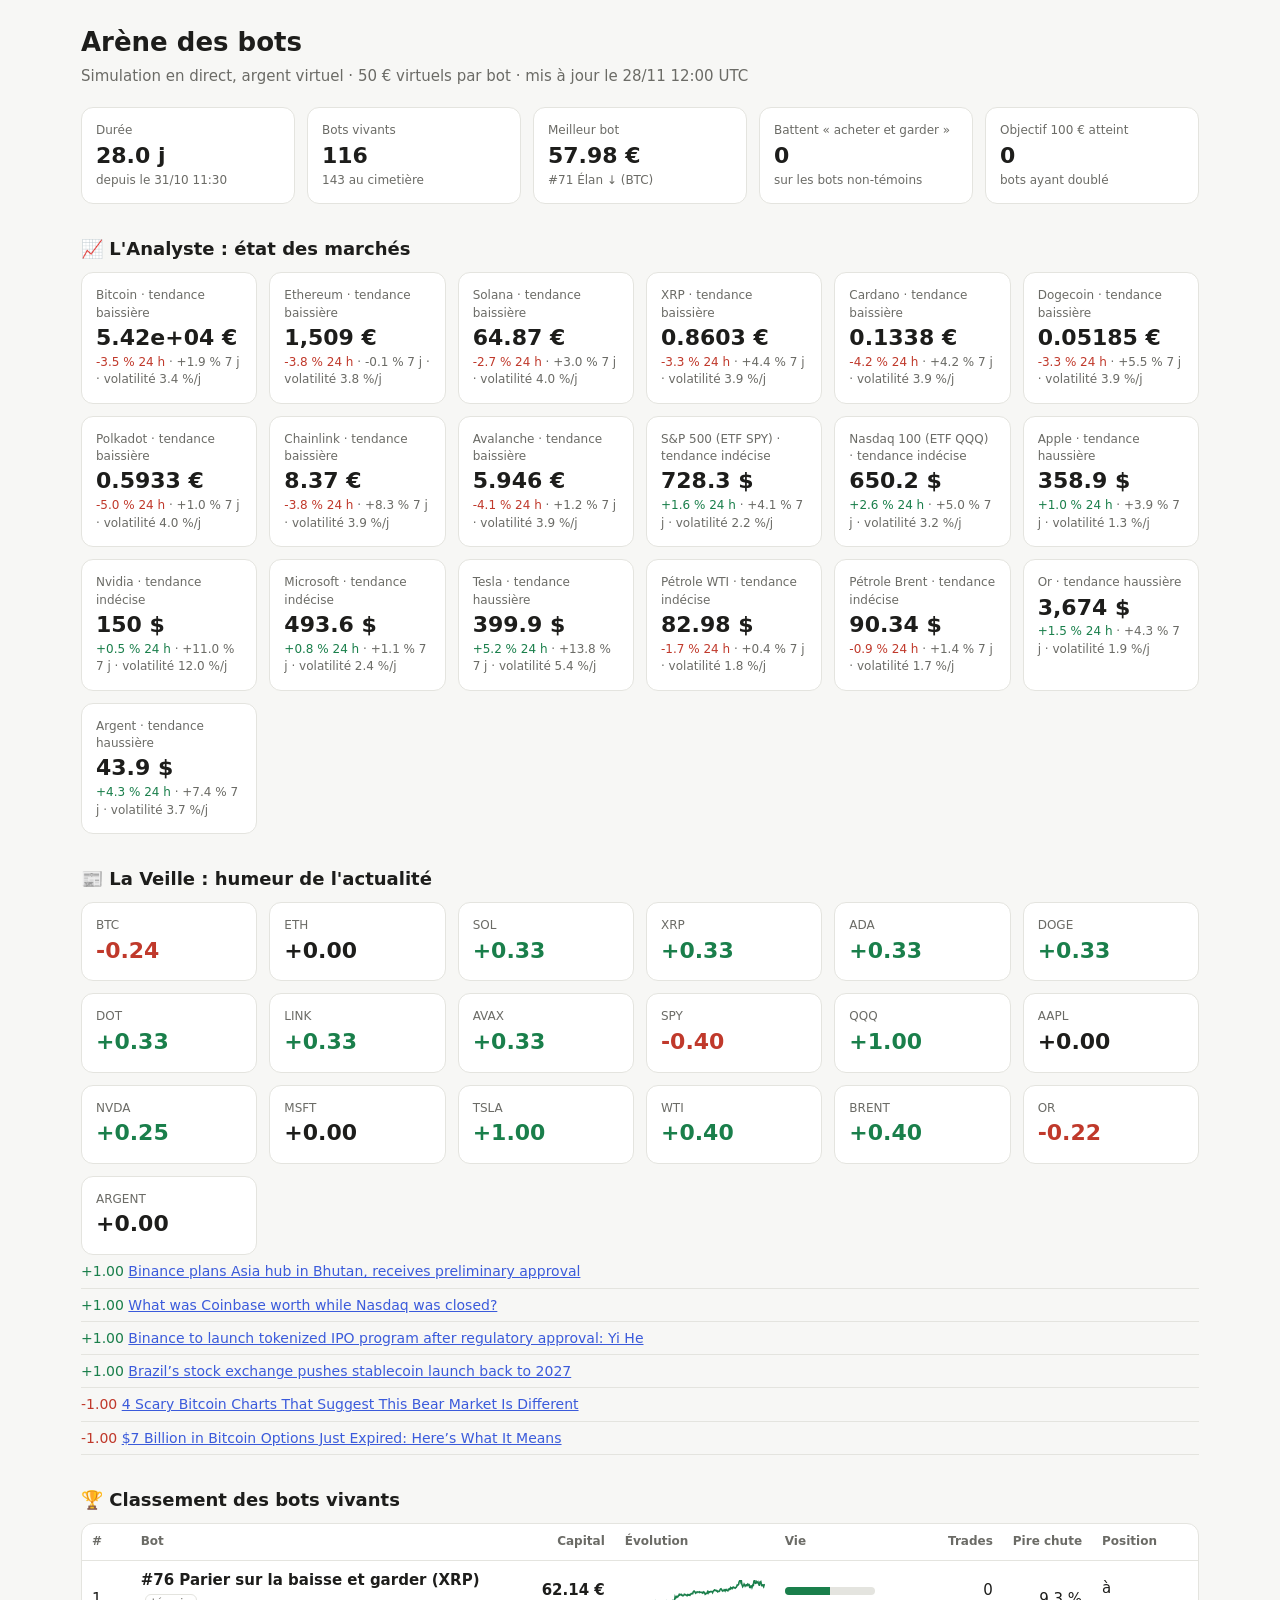
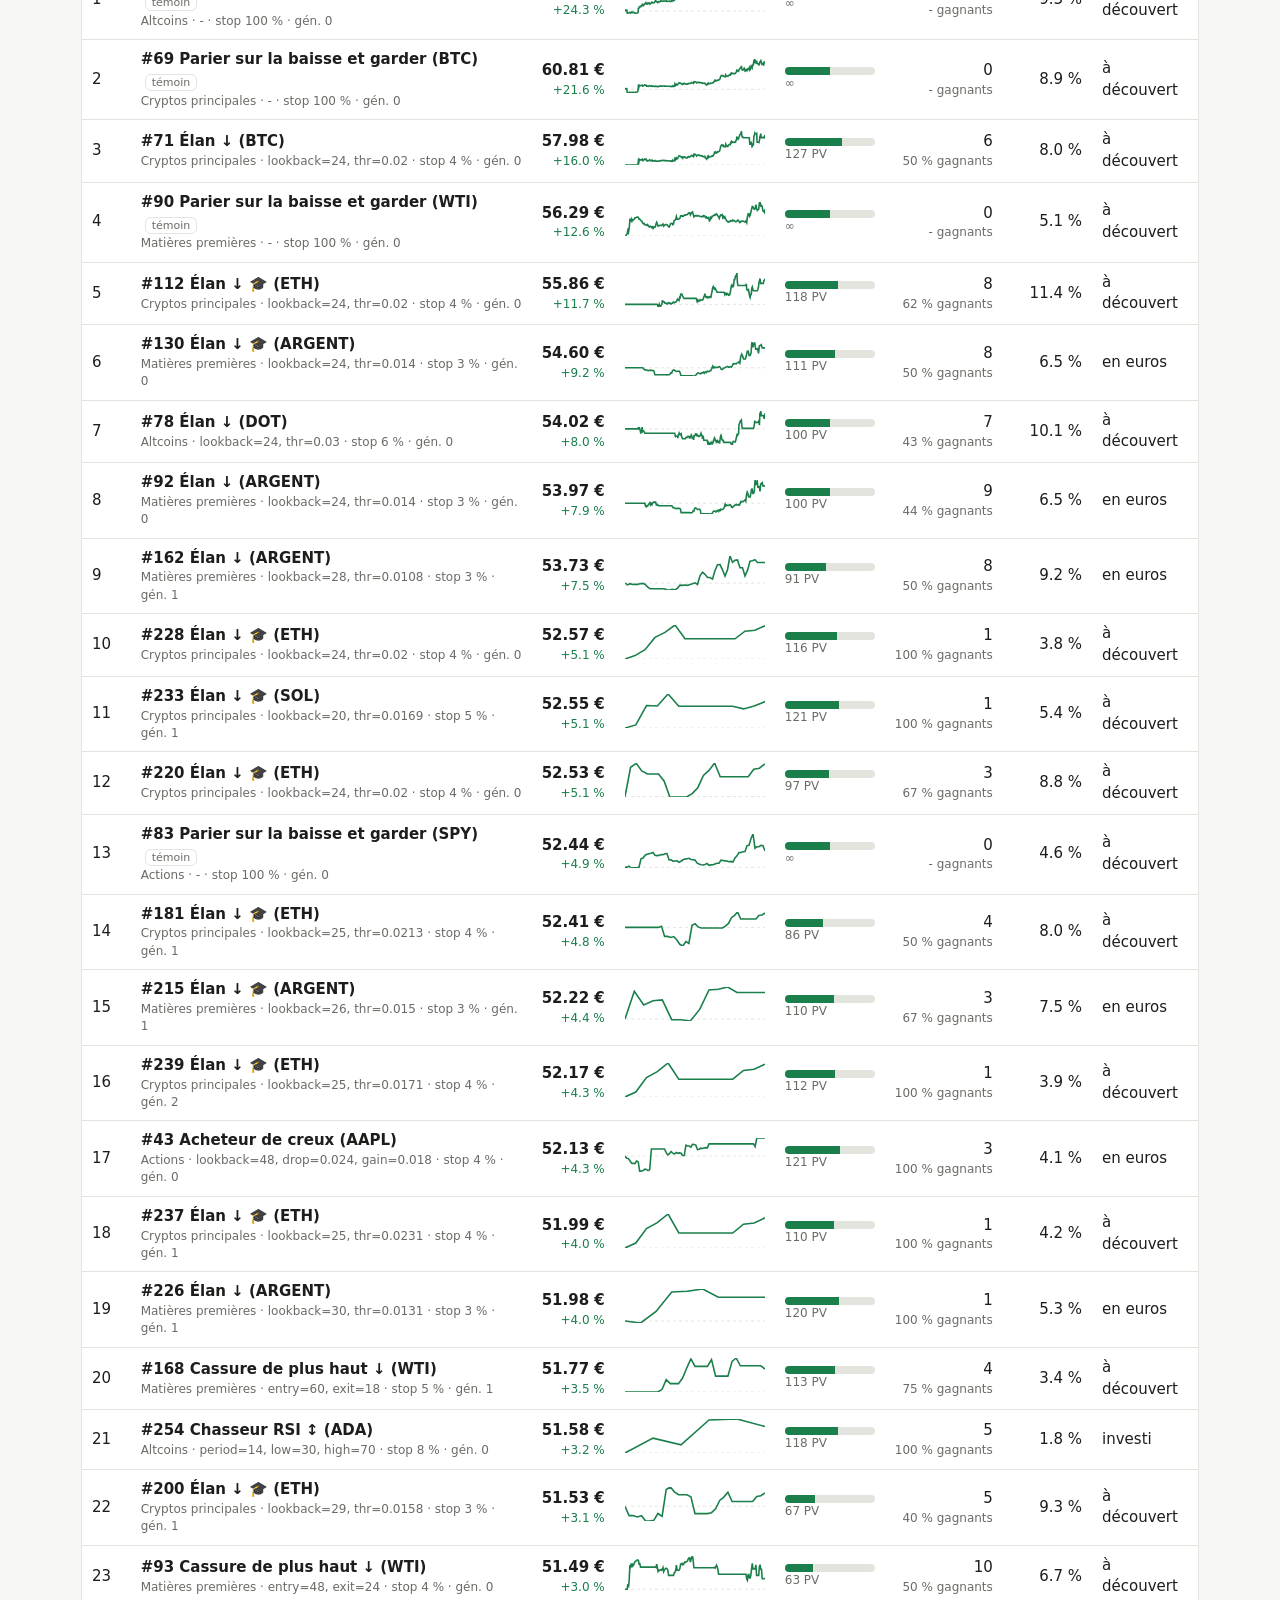
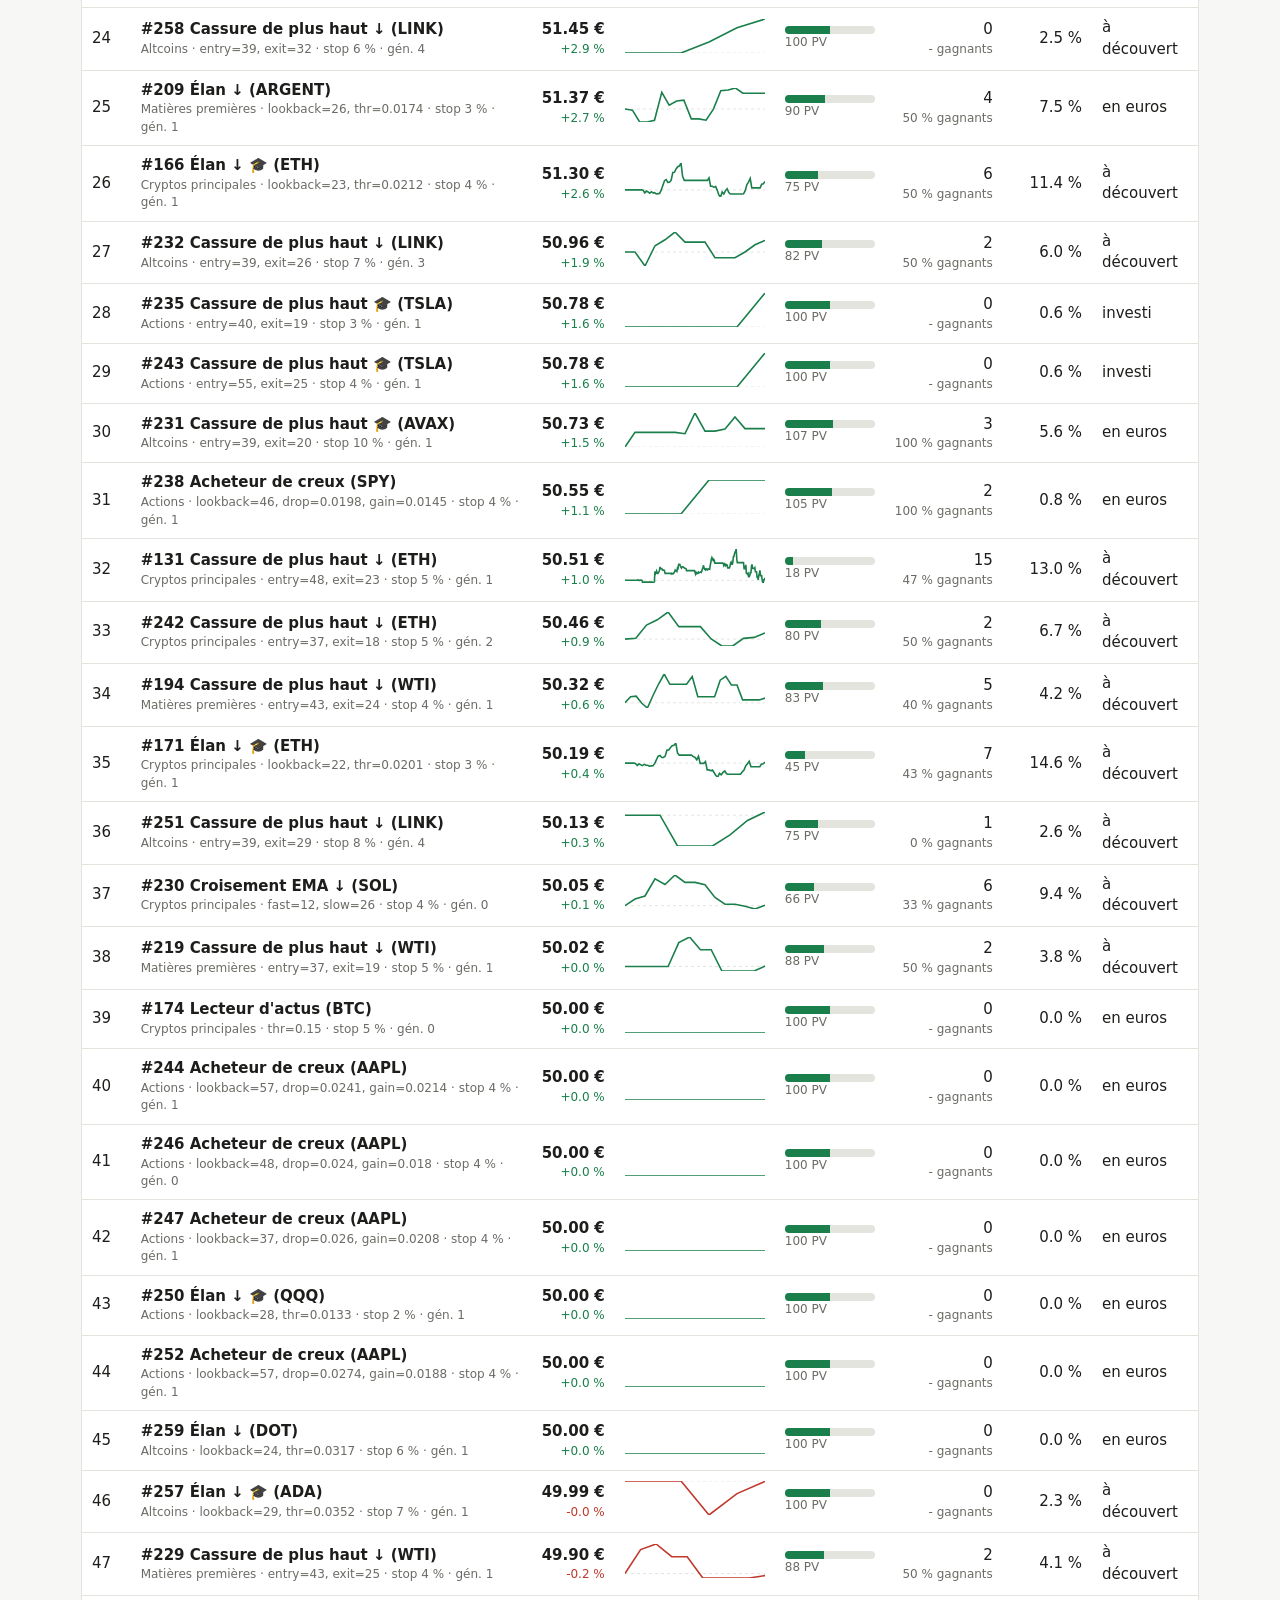
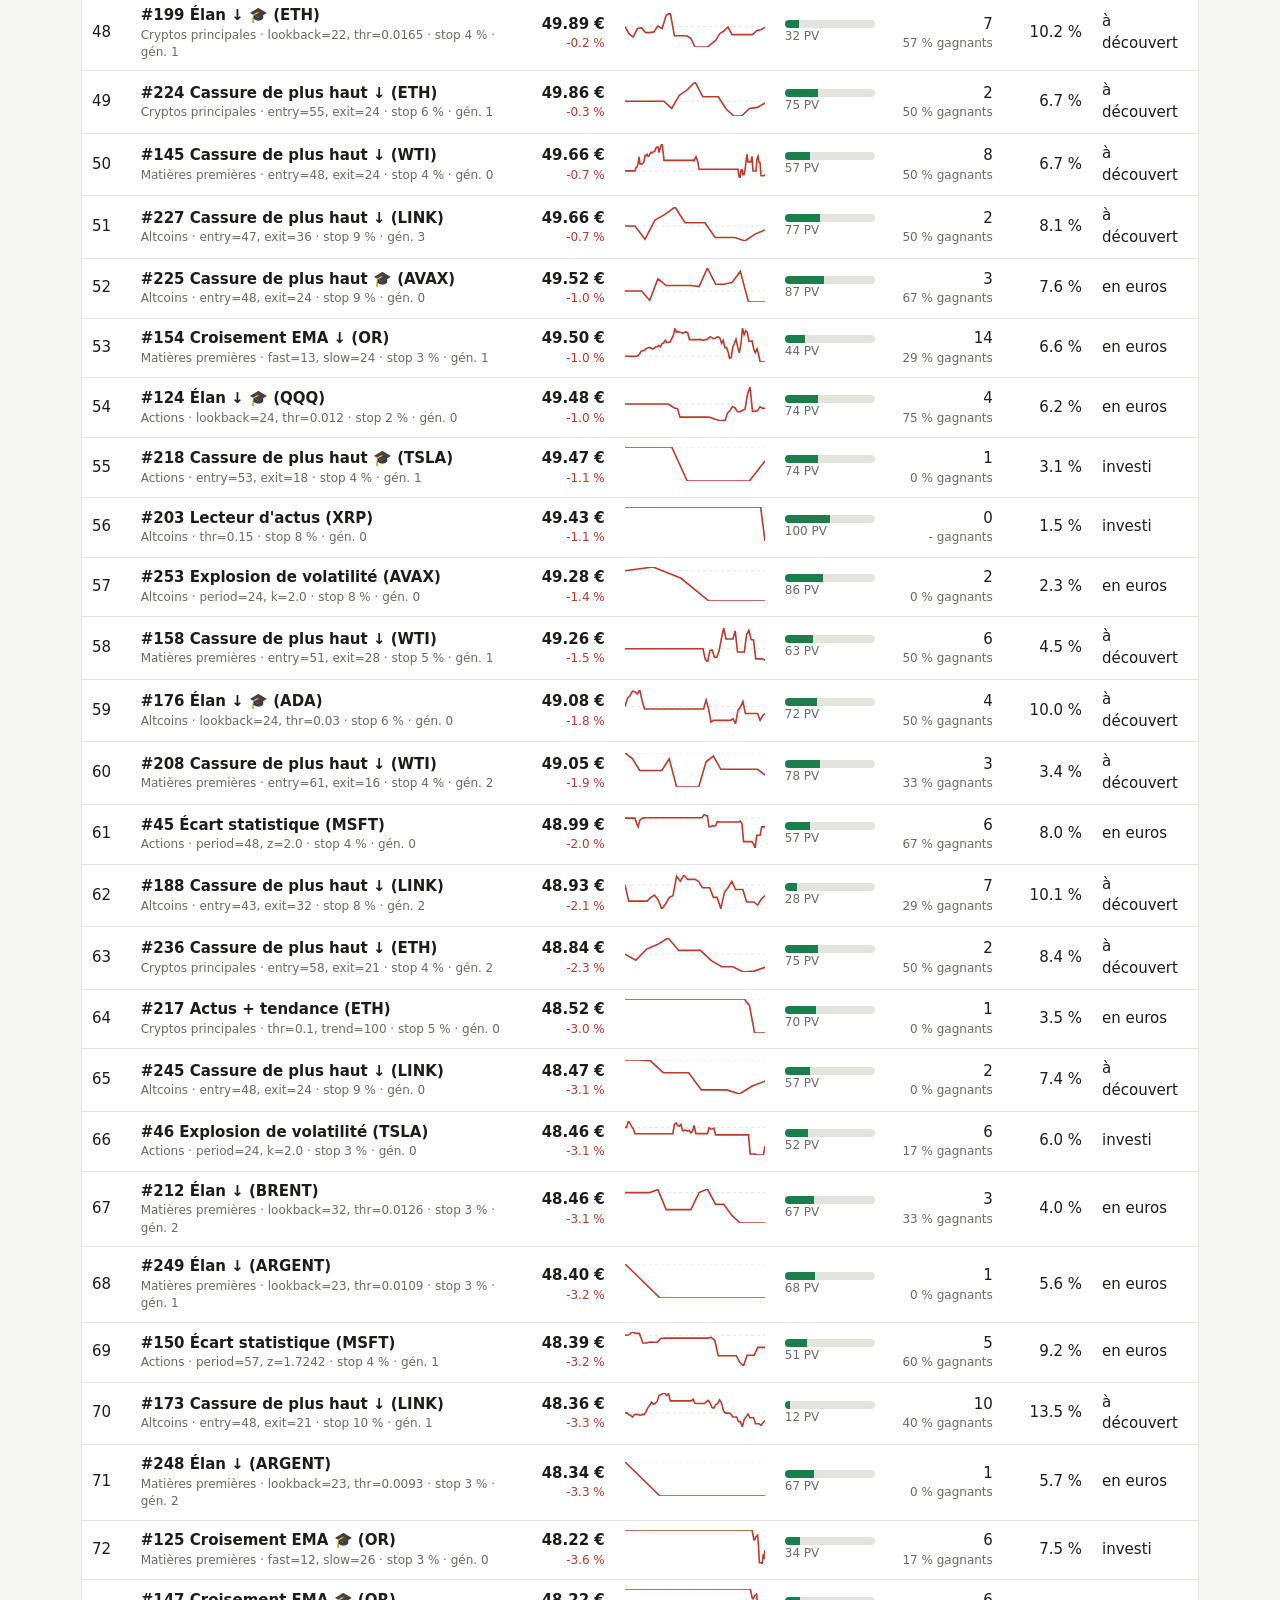
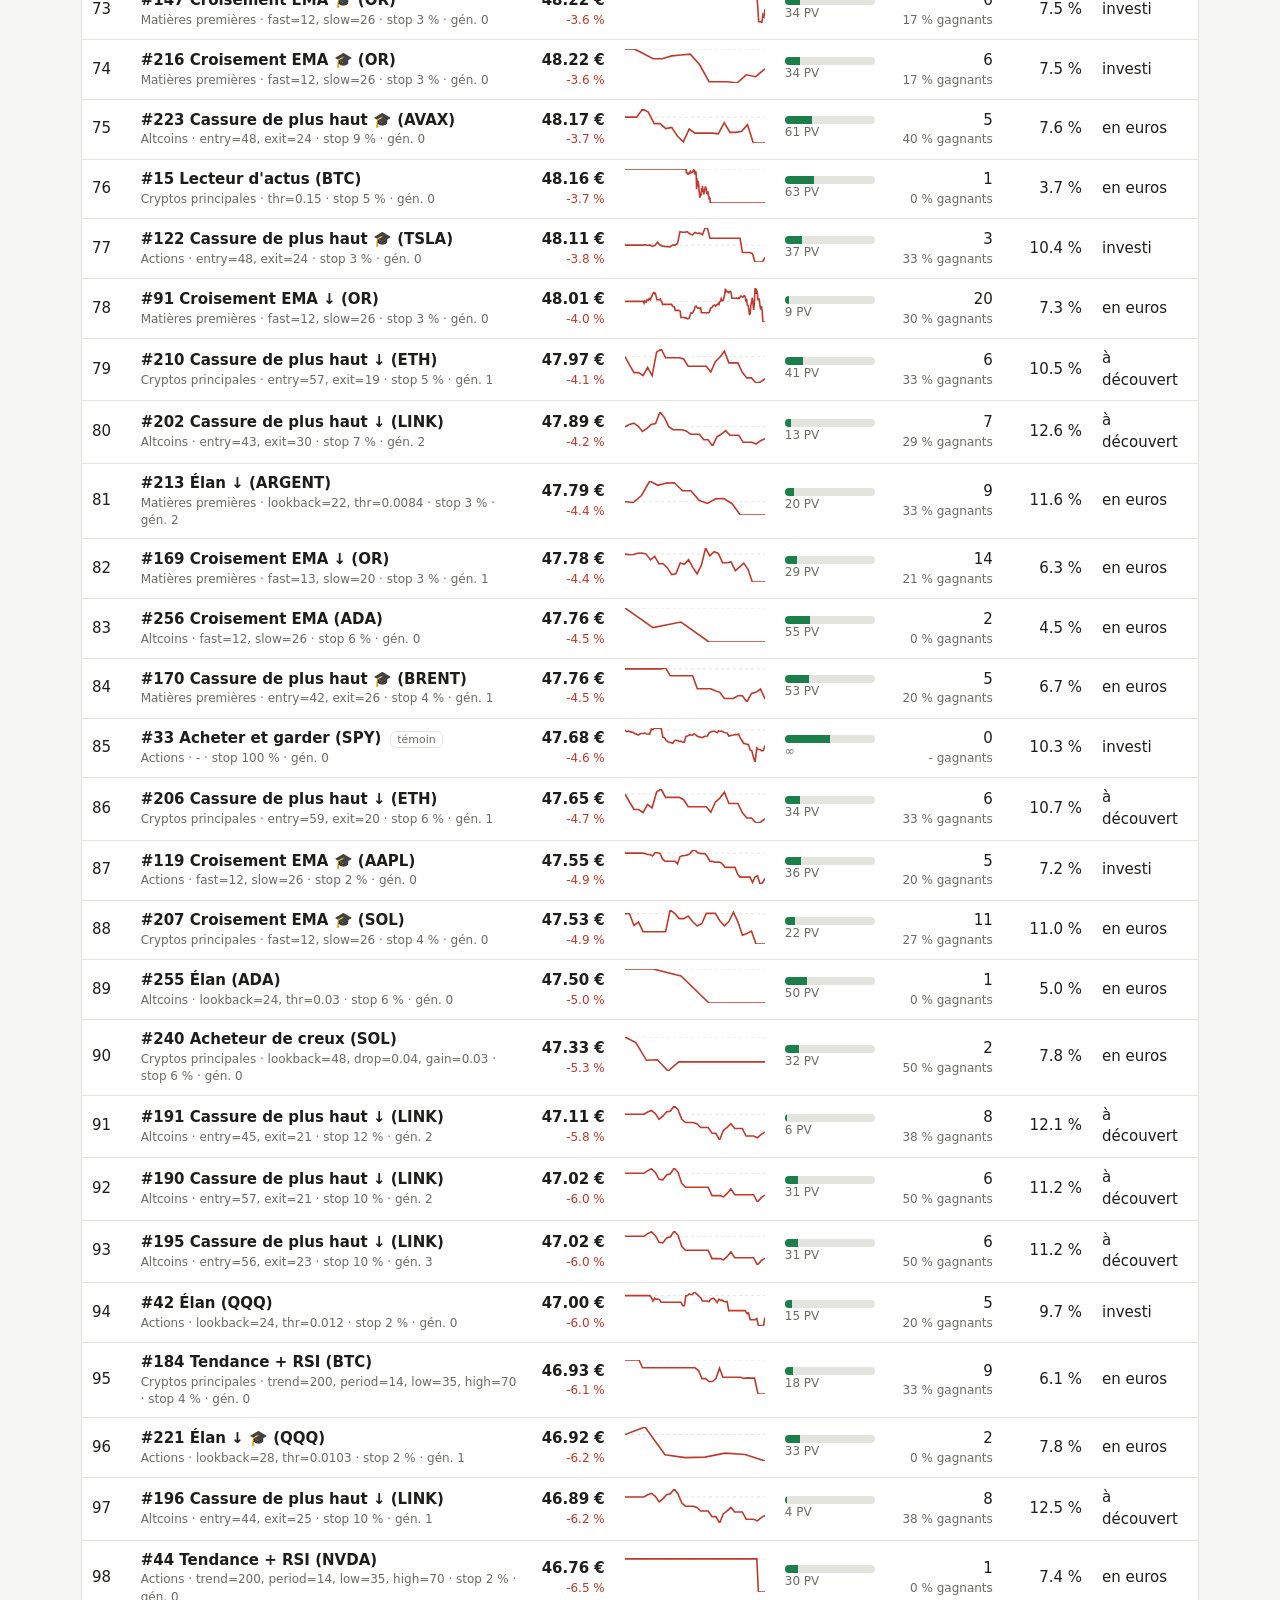
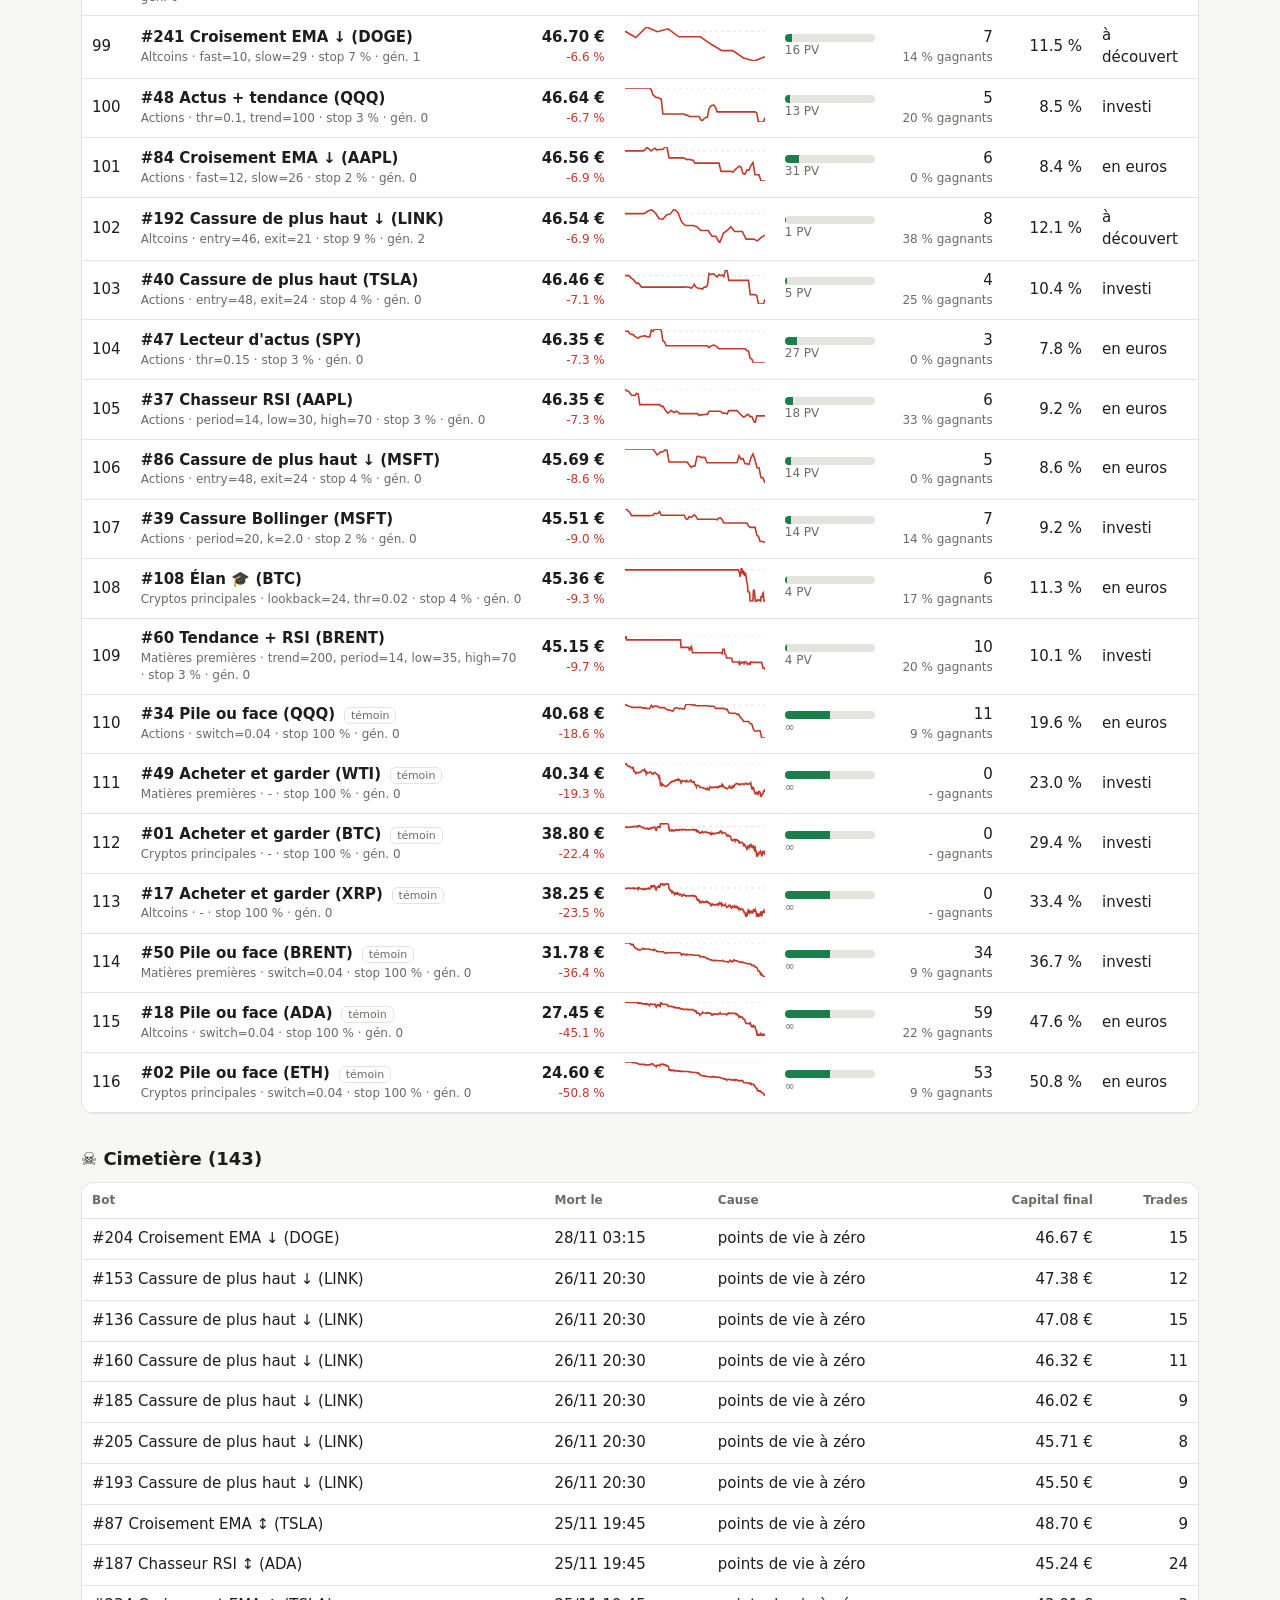
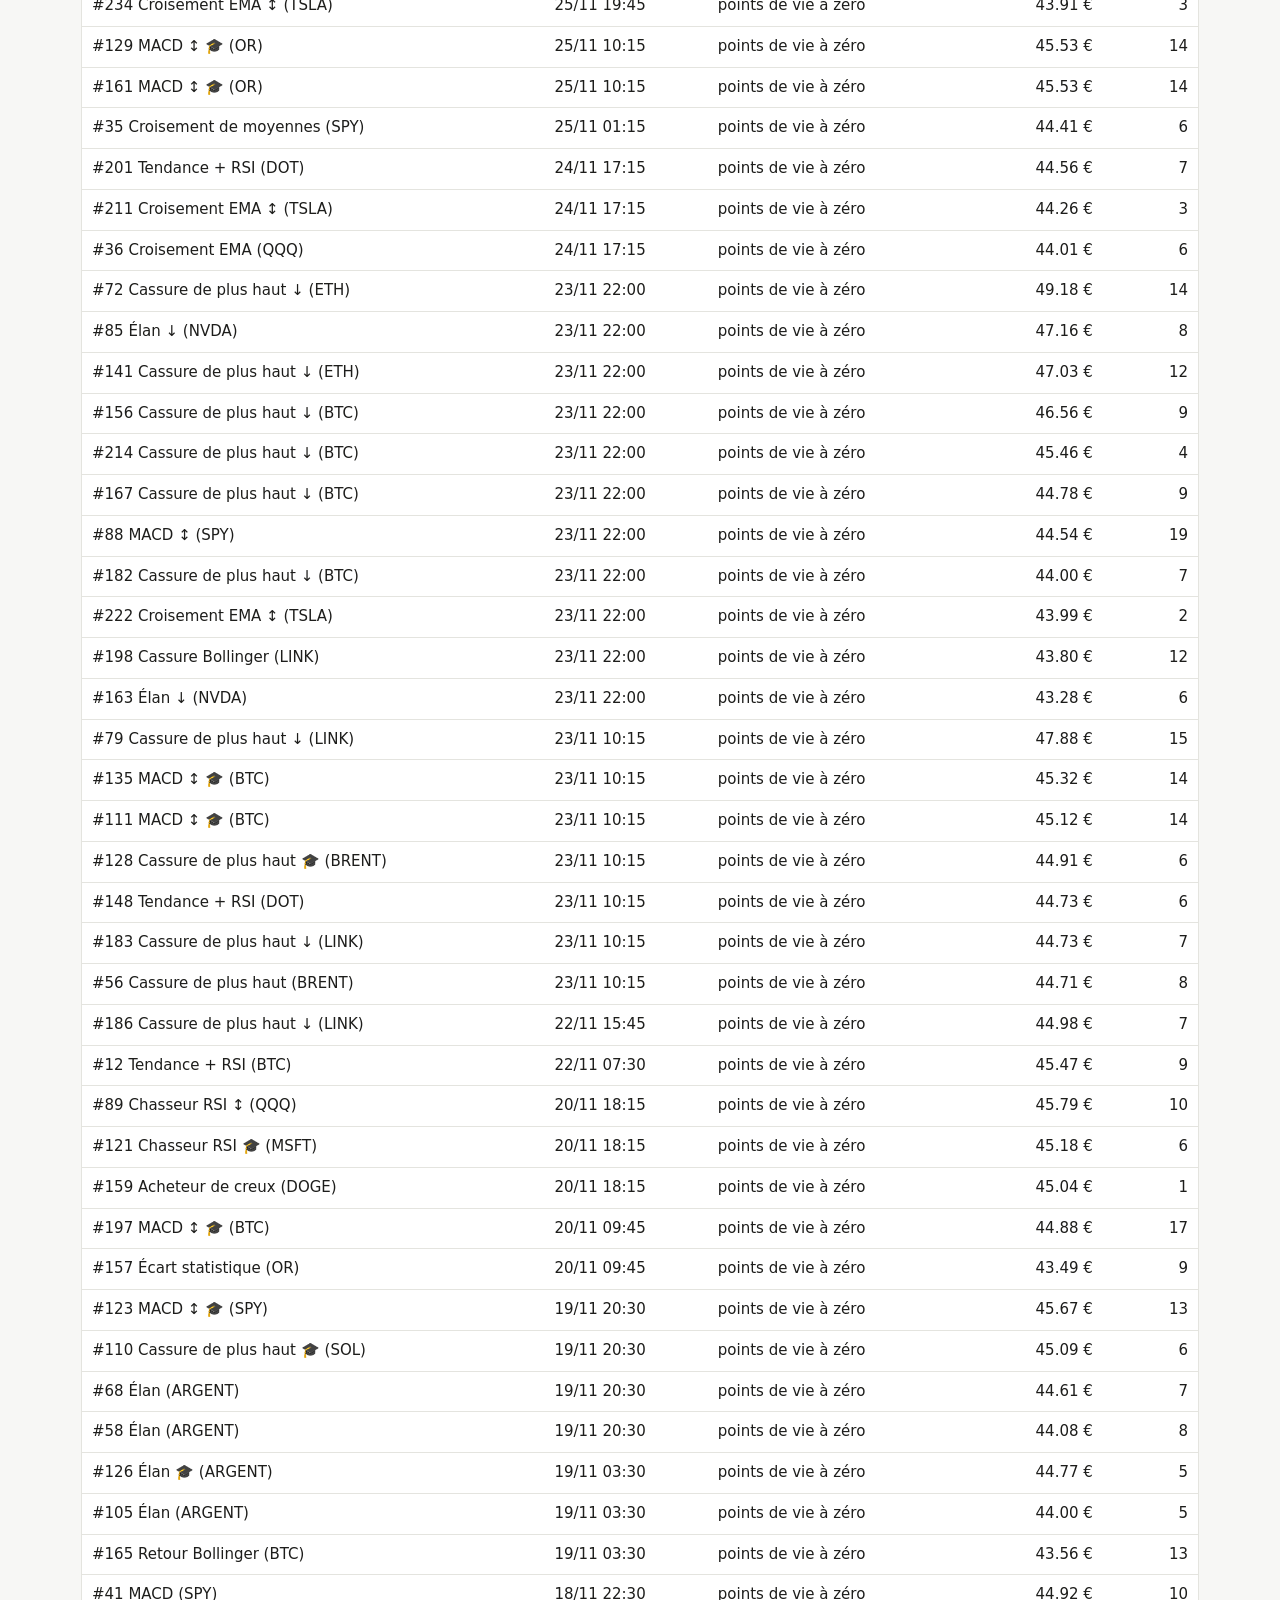
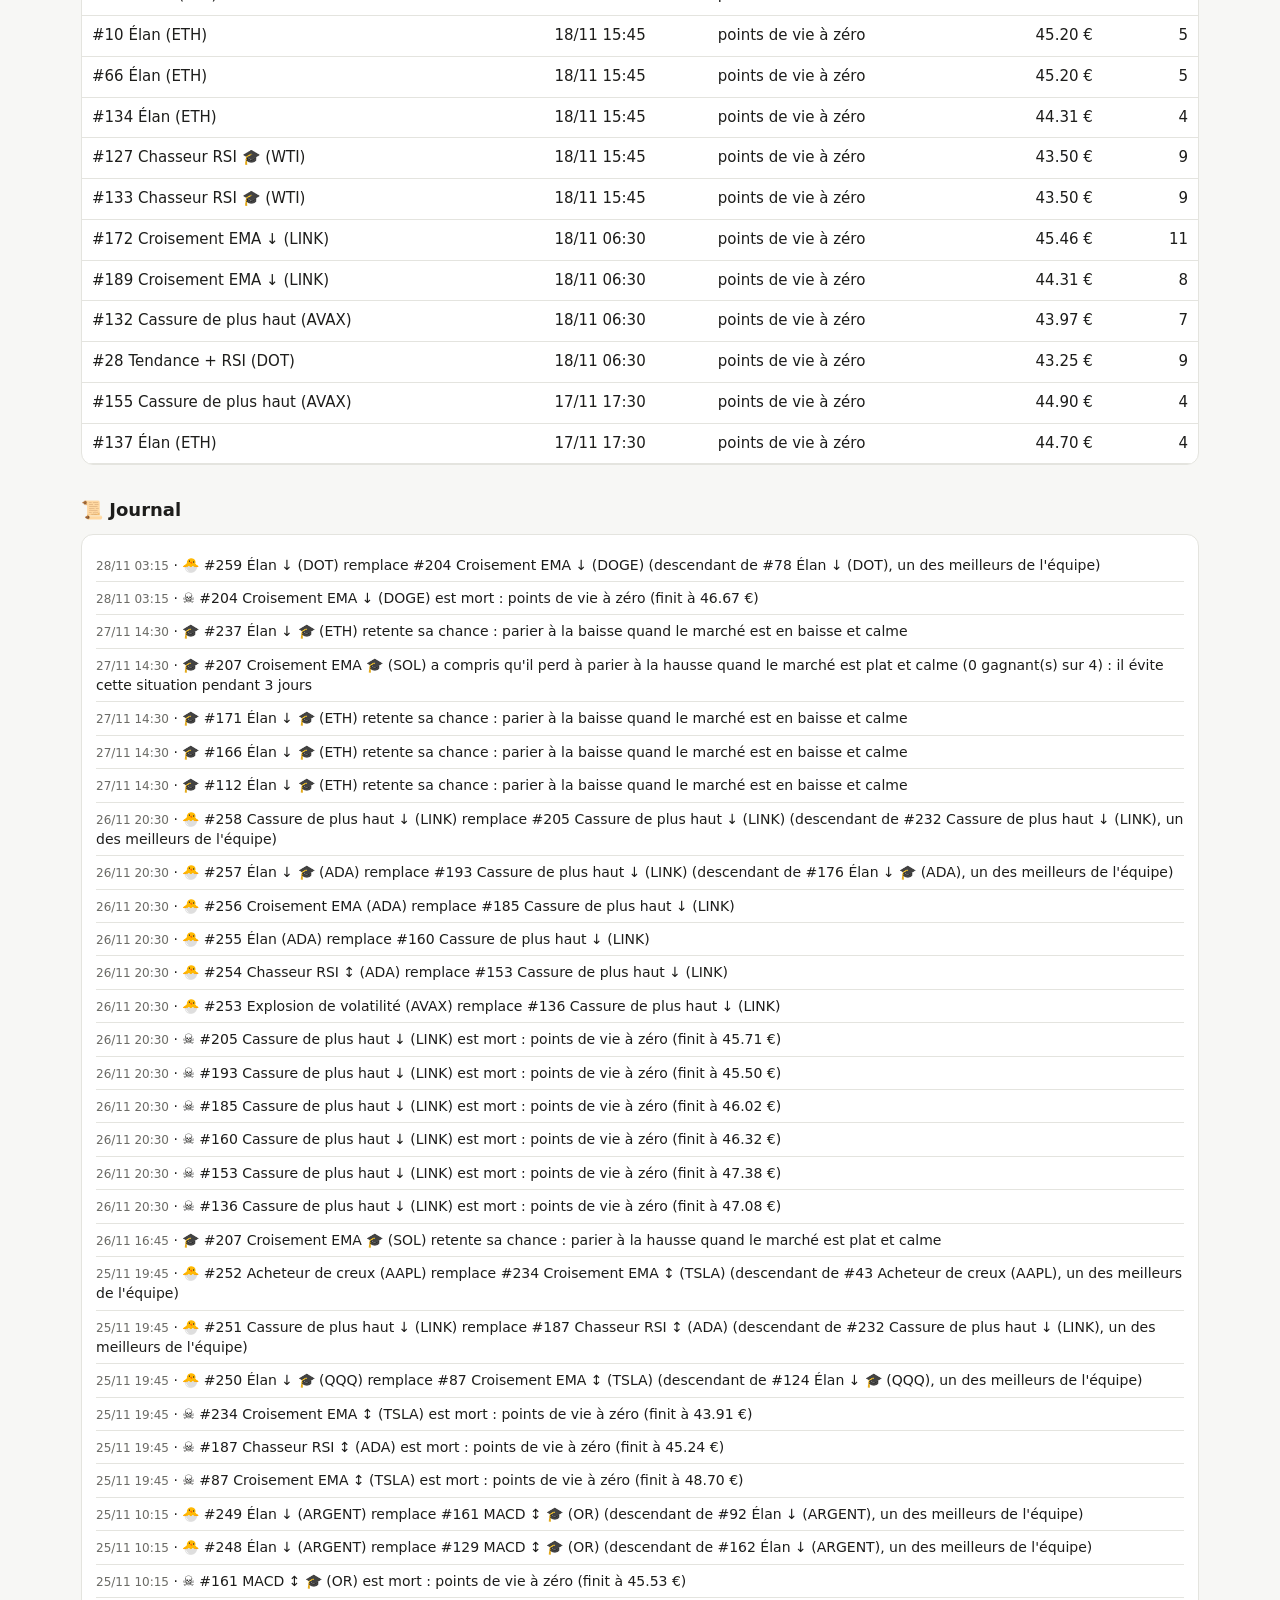
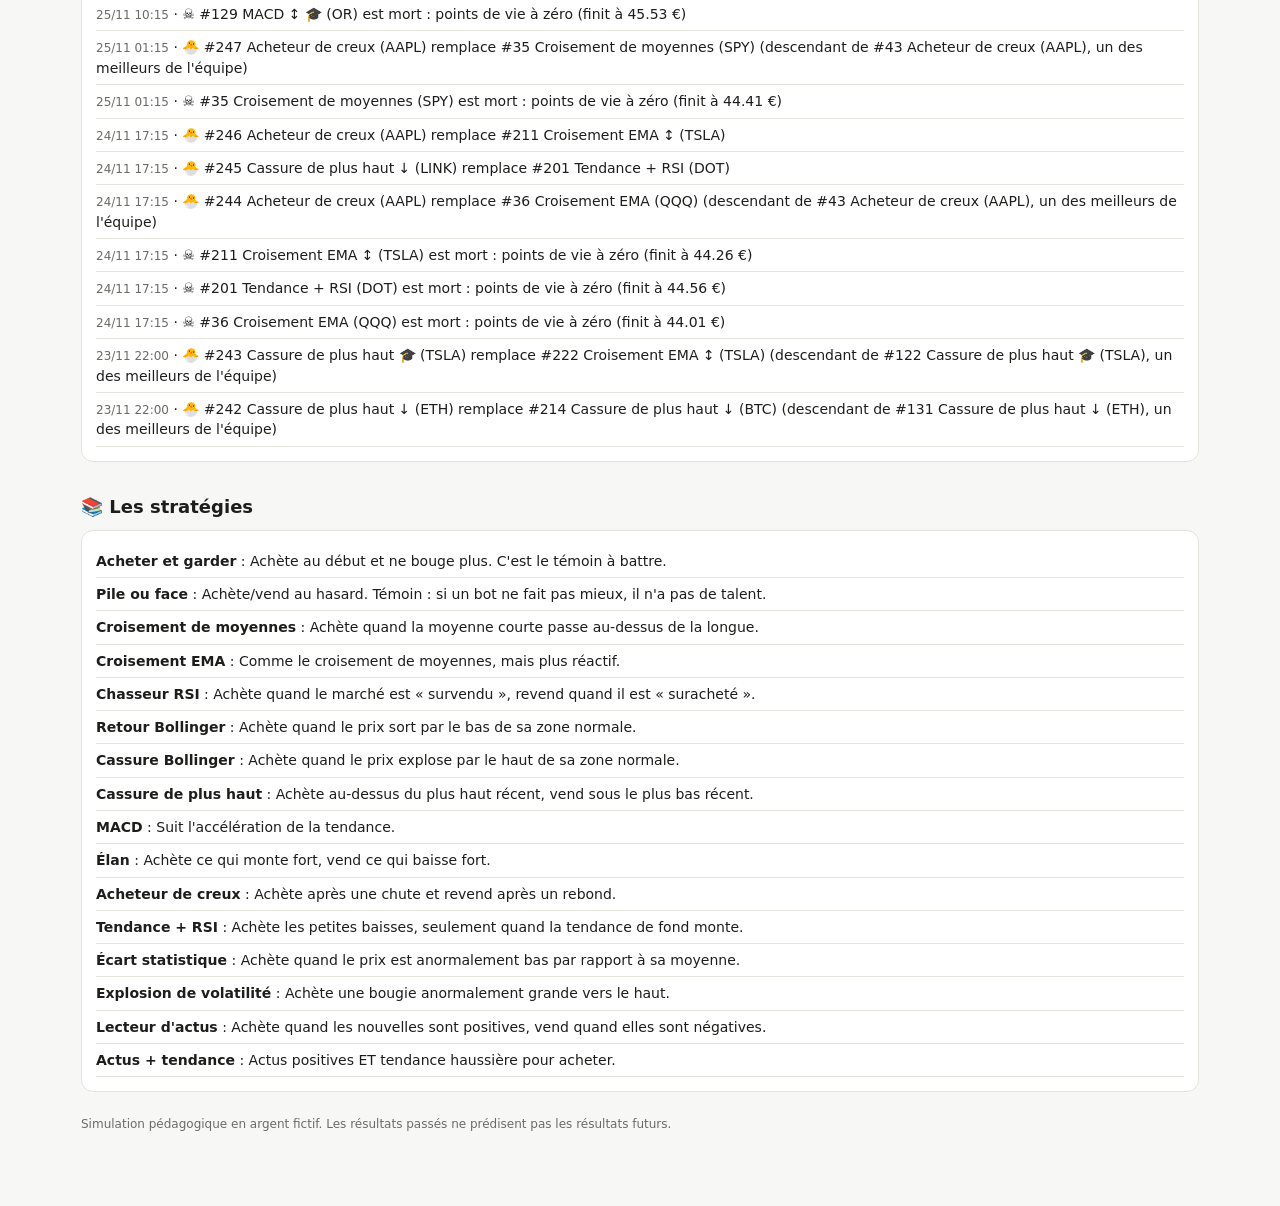
<file: dashboard/index.html>
<!doctype html><html lang="fr"><head><meta charset="utf-8"><meta name="viewport" content="width=device-width,initial-scale=1"><title>Arène des bots</title><style>
:root{--bg:#f7f7f5;--card:#fff;--fg:#1d1d1b;--mut:#6b6b66;--line:#e4e4df;--up:#1a7f4b;--down:#c0392b;--acc:#3b5bdb}
@media (prefers-color-scheme:dark){:root:not([data-theme="light"]){--bg:#141413;--card:#1e1e1c;--fg:#ededea;--mut:#9a9a94;--line:#33332f;--up:#4cc38a;--down:#ff6b5b;--acc:#7c9cff}}
:root[data-theme="dark"]{--bg:#141413;--card:#1e1e1c;--fg:#ededea;--mut:#9a9a94;--line:#33332f;--up:#4cc38a;--down:#ff6b5b;--acc:#7c9cff}
*{box-sizing:border-box}body{margin:0;background:var(--bg);color:var(--fg);font:15px/1.45 system-ui,-apple-system,Segoe UI,sans-serif}
main{max-width:1150px;margin:0 auto;padding:24px 16px 60px}h1{margin:0 0 4px;font-size:26px}h2{margin:32px 0 10px;font-size:18px}
.lead{color:var(--mut);margin:0 0 20px}.grid{display:grid;grid-template-columns:repeat(auto-fit,minmax(170px,1fr));gap:12px}
.card{background:var(--card);border:1px solid var(--line);border-radius:12px;padding:14px}.big{font-size:22px;font-weight:700}
.sub{color:var(--mut);font-size:12px}.up{color:var(--up)}.down{color:var(--down)}
.wrap{overflow-x:auto;background:var(--card);border:1px solid var(--line);border-radius:12px}
table{border-collapse:collapse;width:100%;min-width:820px}th,td{padding:9px 10px;border-bottom:1px solid var(--line);text-align:left;vertical-align:middle}
th{font-size:12px;color:var(--mut);font-weight:600}.num{text-align:right;white-space:nowrap}
.hp{width:90px;height:8px;border-radius:4px;background:var(--line);overflow:hidden}.hp div{height:100%;background:var(--up)}
.spark polyline{fill:none;stroke-width:1.6}.spark polyline.up{stroke:var(--up)}.spark polyline.down{stroke:var(--down)}
.spark .base{stroke:var(--line);stroke-dasharray:3 3}.tag{font-size:11px;border:1px solid var(--line);border-radius:6px;padding:1px 6px;color:var(--mut);margin-left:4px}
ul.ev{list-style:none;padding:0;margin:0}ul.ev li{padding:6px 0;border-bottom:1px solid var(--line);font-size:14px}
.warn{border-left:4px solid var(--down)}a{color:var(--acc)}
</style></head><body><main><h1>Arène des bots</h1><p class="lead">Simulation en direct, argent virtuel · 50 € virtuels par bot · mis à jour le 28/11 12:00 UTC</p><div class="grid"><div class="card"><div class="sub">Durée</div><div class="big">28.0 j</div><div class="sub">depuis le 31/10 11:30</div></div><div class="card"><div class="sub">Bots vivants</div><div class="big">116</div><div class="sub">143 au cimetière</div></div><div class="card"><div class="sub">Meilleur bot</div><div class="big">57.98 €</div><div class="sub">#71 Élan ↓ (BTC)</div></div><div class="card"><div class="sub">Battent « acheter et garder »</div><div class="big">0</div><div class="sub">sur les bots non-témoins</div></div><div class="card"><div class="sub">Objectif 100 € atteint</div><div class="big">0</div><div class="sub">bots ayant doublé</div></div></div><h2>📈 L'Analyste : état des marchés</h2><div class="grid"><div class="card"><div class="sub">Bitcoin · tendance baissière</div><div class="big">5.42e+04 €</div><div class="sub"><span class="down">-3.5 % 24 h</span> · +1.9 % 7 j · volatilité 3.4 %/j</div></div><div class="card"><div class="sub">Ethereum · tendance baissière</div><div class="big">1,509 €</div><div class="sub"><span class="down">-3.8 % 24 h</span> · -0.1 % 7 j · volatilité 3.8 %/j</div></div><div class="card"><div class="sub">Solana · tendance baissière</div><div class="big">64.87 €</div><div class="sub"><span class="down">-2.7 % 24 h</span> · +3.0 % 7 j · volatilité 4.0 %/j</div></div><div class="card"><div class="sub">XRP · tendance baissière</div><div class="big">0.8603 €</div><div class="sub"><span class="down">-3.3 % 24 h</span> · +4.4 % 7 j · volatilité 3.9 %/j</div></div><div class="card"><div class="sub">Cardano · tendance baissière</div><div class="big">0.1338 €</div><div class="sub"><span class="down">-4.2 % 24 h</span> · +4.2 % 7 j · volatilité 3.9 %/j</div></div><div class="card"><div class="sub">Dogecoin · tendance baissière</div><div class="big">0.05185 €</div><div class="sub"><span class="down">-3.3 % 24 h</span> · +5.5 % 7 j · volatilité 3.9 %/j</div></div><div class="card"><div class="sub">Polkadot · tendance baissière</div><div class="big">0.5933 €</div><div class="sub"><span class="down">-5.0 % 24 h</span> · +1.0 % 7 j · volatilité 4.0 %/j</div></div><div class="card"><div class="sub">Chainlink · tendance baissière</div><div class="big">8.37 €</div><div class="sub"><span class="down">-3.8 % 24 h</span> · +8.3 % 7 j · volatilité 3.9 %/j</div></div><div class="card"><div class="sub">Avalanche · tendance baissière</div><div class="big">5.946 €</div><div class="sub"><span class="down">-4.1 % 24 h</span> · +1.2 % 7 j · volatilité 3.9 %/j</div></div><div class="card"><div class="sub">S&amp;P 500 (ETF SPY) · tendance indécise</div><div class="big">728.3 $</div><div class="sub"><span class="up">+1.6 % 24 h</span> · +4.1 % 7 j · volatilité 2.2 %/j</div></div><div class="card"><div class="sub">Nasdaq 100 (ETF QQQ) · tendance indécise</div><div class="big">650.2 $</div><div class="sub"><span class="up">+2.6 % 24 h</span> · +5.0 % 7 j · volatilité 3.2 %/j</div></div><div class="card"><div class="sub">Apple · tendance haussière</div><div class="big">358.9 $</div><div class="sub"><span class="up">+1.0 % 24 h</span> · +3.9 % 7 j · volatilité 1.3 %/j</div></div><div class="card"><div class="sub">Nvidia · tendance indécise</div><div class="big">150 $</div><div class="sub"><span class="up">+0.5 % 24 h</span> · +11.0 % 7 j · volatilité 12.0 %/j</div></div><div class="card"><div class="sub">Microsoft · tendance indécise</div><div class="big">493.6 $</div><div class="sub"><span class="up">+0.8 % 24 h</span> · +1.1 % 7 j · volatilité 2.4 %/j</div></div><div class="card"><div class="sub">Tesla · tendance haussière</div><div class="big">399.9 $</div><div class="sub"><span class="up">+5.2 % 24 h</span> · +13.8 % 7 j · volatilité 5.4 %/j</div></div><div class="card"><div class="sub">Pétrole WTI · tendance indécise</div><div class="big">82.98 $</div><div class="sub"><span class="down">-1.7 % 24 h</span> · +0.4 % 7 j · volatilité 1.8 %/j</div></div><div class="card"><div class="sub">Pétrole Brent · tendance indécise</div><div class="big">90.34 $</div><div class="sub"><span class="down">-0.9 % 24 h</span> · +1.4 % 7 j · volatilité 1.7 %/j</div></div><div class="card"><div class="sub">Or · tendance haussière</div><div class="big">3,674 $</div><div class="sub"><span class="up">+1.5 % 24 h</span> · +4.3 % 7 j · volatilité 1.9 %/j</div></div><div class="card"><div class="sub">Argent · tendance haussière</div><div class="big">43.9 $</div><div class="sub"><span class="up">+4.3 % 24 h</span> · +7.4 % 7 j · volatilité 3.7 %/j</div></div></div><h2>📰 La Veille : humeur de l'actualité</h2><div class="grid"><div class="card"><div class="sub">BTC</div><div class="big down">-0.24</div></div><div class="card"><div class="sub">ETH</div><div class="big ">+0.00</div></div><div class="card"><div class="sub">SOL</div><div class="big up">+0.33</div></div><div class="card"><div class="sub">XRP</div><div class="big up">+0.33</div></div><div class="card"><div class="sub">ADA</div><div class="big up">+0.33</div></div><div class="card"><div class="sub">DOGE</div><div class="big up">+0.33</div></div><div class="card"><div class="sub">DOT</div><div class="big up">+0.33</div></div><div class="card"><div class="sub">LINK</div><div class="big up">+0.33</div></div><div class="card"><div class="sub">AVAX</div><div class="big up">+0.33</div></div><div class="card"><div class="sub">SPY</div><div class="big down">-0.40</div></div><div class="card"><div class="sub">QQQ</div><div class="big up">+1.00</div></div><div class="card"><div class="sub">AAPL</div><div class="big ">+0.00</div></div><div class="card"><div class="sub">NVDA</div><div class="big up">+0.25</div></div><div class="card"><div class="sub">MSFT</div><div class="big ">+0.00</div></div><div class="card"><div class="sub">TSLA</div><div class="big up">+1.00</div></div><div class="card"><div class="sub">WTI</div><div class="big up">+0.40</div></div><div class="card"><div class="sub">BRENT</div><div class="big up">+0.40</div></div><div class="card"><div class="sub">OR</div><div class="big down">-0.22</div></div><div class="card"><div class="sub">ARGENT</div><div class="big ">+0.00</div></div></div><ul class='ev'><li><span class="up">+1.00</span> <a href="https://cointelegraph.com/news/binance-receives-in-principle-approval-plans-asia-hub-in-bhutan?utm_source=rss_feed&amp;utm_medium=rss&amp;utm_campaign=rss_partner_inbound" rel="noopener">Binance plans Asia hub in Bhutan, receives preliminary approval</a></li><li><span class="up">+1.00</span> <a href="https://cointelegraph.com/news/what-was-coinbase-worth-while-nasdaq-was-closed?utm_source=rss_feed&amp;utm_medium=rss&amp;utm_campaign=rss_partner_inbound" rel="noopener">What was Coinbase worth while Nasdaq was closed?</a></li><li><span class="up">+1.00</span> <a href="https://cointelegraph.com/news/binance-ipo-program-regulatory-approval-yi-he?utm_source=rss_feed&amp;utm_medium=rss&amp;utm_campaign=rss_partner_inbound" rel="noopener">Binance to launch tokenized IPO program after regulatory approval: Yi He</a></li><li><span class="up">+1.00</span> <a href="https://cointelegraph.com/news/brazil-b3-stablecoin-tokenization-launch-2027?utm_source=rss_feed&amp;utm_medium=rss&amp;utm_campaign=rss_partner_inbound" rel="noopener">Brazil’s stock exchange pushes stablecoin launch back to 2027</a></li><li><span class="down">-1.00</span> <a href="https://decrypt.co/384177/bitcoin-4-scary-charts-crypto-winter-bear-market" rel="noopener">4 Scary Bitcoin Charts That Suggest This Bear Market Is Different</a></li><li><span class="down">-1.00</span> <a href="https://decrypt.co/384154/7-billion-bitcoin-options-just-expired-what-it-means" rel="noopener">$7 Billion in Bitcoin Options Just Expired: Here’s What It Means</a></li></ul><h2>🏆 Classement des bots vivants</h2><div class="wrap"><table><thead><tr><th>#</th><th>Bot</th><th class="num">Capital</th><th>Évolution</th><th>Vie</th><th class="num">Trades</th><th class="num">Pire chute</th><th>Position</th></tr></thead><tbody><tr><td>1</td><td><b>#76 Parier sur la baisse et garder (XRP)</b> <span class="tag">témoin</span><div class="sub">Altcoins · - · stop 100 % · gén. 0</div></td><td class="num"><b>62.14 €</b><div class="sub up">+24.3 %</div></td><td><svg class="spark" viewBox="0 0 140 34" width="140" height="34" aria-hidden="true"><line x1="0" x2="140" y1="31.1" y2="31.1" class="base"/><polyline points="0.0,31.1 0.5,30.7 0.9,30.0 1.4,30.1 1.9,30.2 2.3,33.9 2.8,33.1 3.2,33.0 3.7,32.8 4.2,32.7 4.6,32.5 5.1,32.3 5.6,33.1 6.0,32.7 6.5,32.4 7.0,31.8 7.4,32.4 7.9,32.7 8.3,32.4 8.8,32.5 9.3,32.5 9.7,32.8 10.2,34.0 10.7,33.4 11.1,33.8 11.6,33.6 12.1,33.1 12.5,32.9 13.0,32.6 13.4,28.4 13.9,28.3 14.4,26.8 14.8,26.6 15.3,26.5 15.8,26.8 16.2,25.7 16.7,25.5 17.2,24.5 17.6,25.3 18.1,24.9 18.5,25.5 19.0,24.6 19.5,24.1 19.9,23.8 20.4,23.7 20.9,22.6 21.3,23.2 21.8,24.1 22.3,24.0 22.7,23.3 23.2,23.7 23.6,23.3 24.1,22.7 24.6,23.0 25.0,24.1 25.5,23.7 26.0,23.2 26.4,22.9 26.9,22.1 27.4,22.4 27.8,22.8 28.3,22.7 28.7,22.7 29.2,22.7 29.7,22.1 30.1,21.1 30.6,20.7 31.1,21.0 31.5,21.7 32.0,21.8 32.5,22.5 32.9,22.1 33.4,21.7 33.8,22.1 34.3,21.5 34.8,21.5 35.2,21.6 35.7,20.9 36.2,20.9 36.6,21.1 37.1,21.3 37.5,21.3 38.0,21.1 38.5,21.1 38.9,21.0 39.4,21.1 39.9,21.2 40.3,21.1 40.8,20.9 41.3,20.7 41.7,21.3 42.2,21.4 42.6,21.5 43.1,21.3 43.6,21.3 44.0,21.3 44.5,21.1 45.0,21.5 45.4,21.4 45.9,21.6 46.4,20.9 46.8,20.9 47.3,20.9 47.7,20.5 48.2,20.9 48.7,20.6 49.1,20.5 49.6,19.9 50.1,17.0 50.5,18.0 51.0,17.4 51.5,16.7 51.9,17.2 52.4,16.6 52.8,16.8 53.3,16.0 53.8,15.2 54.2,14.5 54.7,15.1 55.2,14.6 55.6,14.6 56.1,14.3 56.6,15.1 57.0,15.3 57.5,15.2 57.9,15.7 58.4,15.5 58.9,14.9 59.3,14.3 59.8,14.5 60.3,14.6 60.7,14.8 61.2,15.3 61.7,15.5 62.1,15.7 62.6,14.6 63.0,14.6 63.5,15.0 64.0,14.8 64.4,15.2 64.9,15.3 65.4,14.3 65.8,14.2 66.3,13.5 66.8,13.5 67.2,13.6 67.7,13.6 68.1,12.0 68.6,11.8 69.1,11.1 69.5,11.5 70.0,12.0 70.5,13.1 70.9,12.6 71.4,12.4 71.9,12.5 72.3,11.9 72.8,12.0 73.2,12.0 73.7,12.0 74.2,12.5 74.6,11.9 75.1,12.2 75.6,12.3 76.0,12.4 76.5,12.3 77.0,12.4 77.4,13.0 77.9,12.4 78.3,12.0 78.8,12.7 79.3,12.4 79.7,13.0 80.2,14.3 80.7,14.0 81.1,13.4 81.6,13.5 82.1,13.0 82.5,11.9 83.0,13.0 83.4,11.9 83.9,12.5 84.4,11.9 84.8,12.0 85.3,11.5 85.8,11.6 86.2,11.6 86.7,11.5 87.2,11.8 87.6,12.6 88.1,11.5 88.5,10.7 89.0,10.7 89.5,9.8 89.9,9.9 90.4,10.4 90.9,10.5 91.3,10.9 91.8,10.5 92.3,11.0 92.7,11.7 93.2,11.3 93.6,11.5 94.1,11.5 94.6,11.1 95.0,9.8 95.5,9.1 96.0,8.7 96.4,9.1 96.9,10.2 97.4,10.9 97.8,10.5 98.3,10.6 98.7,10.7 99.2,9.8 99.7,10.2 100.1,10.9 100.6,9.6 101.1,9.5 101.5,10.2 102.0,10.4 102.5,10.7 102.9,10.8 103.4,9.4 103.8,9.6 104.3,8.9 104.8,9.5 105.2,9.3 105.7,7.8 106.2,8.5 106.6,8.0 107.1,8.1 107.5,8.4 108.0,7.3 108.5,7.2 108.9,7.5 109.4,7.9 109.9,7.7 110.3,8.1 110.8,7.5 111.3,7.2 111.7,6.2 112.2,5.1 112.6,5.4 113.1,5.0 113.6,4.4 114.0,2.2 114.5,1.1 115.0,0.3 115.4,0.0 115.9,2.1 116.4,1.1 116.8,4.1 117.3,5.5 117.7,6.7 118.2,5.9 118.7,5.2 119.1,4.1 119.6,5.0 120.1,6.1 120.5,5.5 121.0,4.9 121.5,4.8 121.9,6.4 122.4,4.4 122.8,4.0 123.3,4.7 123.8,5.3 124.2,5.0 124.7,7.4 125.2,7.5 125.6,7.0 126.1,5.8 126.6,5.9 127.0,7.3 127.5,5.9 127.9,4.9 128.4,5.1 128.9,1.2 129.3,1.3 129.8,0.5 130.3,3.2 130.7,3.3 131.2,3.0 131.7,1.8 132.1,2.6 132.6,2.7 133.0,2.1 133.5,3.7 134.0,4.5 134.4,5.8 134.9,2.2 135.4,2.3 135.8,1.8 136.3,3.8 136.8,5.4 137.2,5.1 137.7,5.0 138.1,6.0 138.6,6.8 139.1,5.0 139.5,4.9 140.0,4.4" class="up"/></svg></td><td><div class="hp"><div style="width:50%"></div></div><div class="sub">∞</div></td><td class="num">0<div class="sub">- gagnants</div></td><td class="num">9.3 %</td><td>à découvert</td></tr><tr><td>2</td><td><b>#69 Parier sur la baisse et garder (BTC)</b> <span class="tag">témoin</span><div class="sub">Cryptos principales · - · stop 100 % · gén. 0</div></td><td class="num"><b>60.81 €</b><div class="sub up">+21.6 %</div></td><td><svg class="spark" viewBox="0 0 140 34" width="140" height="34" aria-hidden="true"><line x1="0" x2="140" y1="30.3" y2="30.3" class="base"/><polyline points="0.0,30.3 0.5,30.1 0.9,29.6 1.4,29.9 1.8,29.8 2.3,33.9 2.8,33.9 3.2,33.5 3.7,33.6 4.2,33.4 4.6,33.2 5.1,33.1 5.5,34.0 6.0,34.0 6.5,33.9 6.9,33.4 7.4,33.8 7.9,33.7 8.3,33.2 8.8,33.3 9.2,33.4 9.7,33.7 10.2,33.7 10.6,33.3 11.1,33.7 11.6,33.4 12.0,33.1 12.5,32.5 12.9,32.3 13.4,27.1 13.9,27.9 14.3,26.2 14.8,26.6 15.2,26.5 15.7,26.7 16.2,26.5 16.6,26.5 17.1,26.1 17.6,27.0 18.0,26.6 18.5,26.9 18.9,26.7 19.4,26.2 19.9,25.9 20.3,26.2 20.8,26.5 21.3,26.3 21.7,27.3 22.2,27.3 22.6,27.1 23.1,27.3 23.6,27.2 24.0,26.8 24.5,26.6 25.0,26.9 25.4,27.1 25.9,27.1 26.3,26.8 26.8,27.1 27.3,27.0 27.7,27.4 28.2,27.2 28.6,27.2 29.1,27.2 29.6,27.5 30.0,27.3 30.5,27.1 31.0,27.4 31.4,27.4 31.9,27.4 32.3,27.6 32.8,27.6 33.3,27.4 33.7,27.4 34.2,27.4 34.7,27.2 35.1,27.3 35.6,27.2 36.0,26.9 36.5,27.0 37.0,27.2 37.4,27.1 37.9,27.0 38.3,27.0 38.8,27.0 39.3,27.1 39.7,27.1 40.2,27.1 40.7,27.0 41.1,27.2 41.6,27.3 42.0,27.2 42.5,27.2 43.0,27.2 43.4,27.3 43.9,27.3 44.4,27.3 44.8,27.4 45.3,27.4 45.7,27.5 46.2,27.3 46.7,27.6 47.1,27.5 47.6,26.9 48.1,27.4 48.5,27.2 49.0,27.3 49.4,27.0 49.9,25.0 50.4,26.4 50.8,25.8 51.3,25.3 51.7,26.1 52.2,25.9 52.7,25.6 53.1,24.8 53.6,24.4 54.1,23.8 54.5,24.0 55.0,24.1 55.4,24.1 55.9,24.4 56.4,24.9 56.8,24.9 57.3,24.7 57.8,25.4 58.2,24.9 58.7,24.9 59.1,24.4 59.6,24.4 60.1,24.7 60.5,25.0 61.0,25.1 61.5,25.4 61.9,25.2 62.4,25.2 62.8,24.7 63.3,24.4 63.8,24.7 64.2,24.5 64.7,24.4 65.1,24.5 65.6,24.2 66.1,24.0 66.5,23.6 67.0,23.9 67.5,23.8 67.9,24.0 68.4,23.3 68.8,24.0 69.3,23.0 69.8,22.6 70.2,22.8 70.7,23.0 71.2,23.5 71.6,23.9 72.1,23.4 72.5,23.4 73.0,23.4 73.5,23.6 73.9,23.4 74.4,23.6 74.9,23.4 75.3,23.6 75.8,23.7 76.2,24.0 76.7,23.9 77.2,23.9 77.6,24.3 78.1,24.4 78.5,24.3 79.0,24.3 79.5,24.1 79.9,24.2 80.4,25.3 80.9,25.6 81.3,25.5 81.8,26.0 82.2,25.4 82.7,24.5 83.2,25.0 83.6,24.2 84.1,24.8 84.6,24.8 85.0,24.5 85.5,24.4 85.9,24.4 86.4,24.2 86.9,24.1 87.3,23.9 87.8,24.0 88.3,23.7 88.7,22.9 89.2,22.6 89.6,21.3 90.1,21.0 90.6,21.8 91.0,22.0 91.5,22.0 91.9,21.3 92.4,21.1 92.9,21.3 93.3,21.0 93.8,20.9 94.3,20.7 94.7,20.5 95.2,18.9 95.6,17.5 96.1,16.8 96.6,16.4 97.0,16.6 97.5,16.9 98.0,16.5 98.4,16.9 98.9,17.5 99.3,17.5 99.8,17.6 100.3,17.7 100.7,15.9 101.2,16.7 101.7,17.2 102.1,17.1 102.6,17.4 103.0,17.3 103.5,16.4 104.0,16.2 104.4,16.0 104.9,16.3 105.3,16.3 105.8,14.6 106.3,14.8 106.7,13.9 107.2,14.3 107.7,14.7 108.1,14.6 108.6,14.5 109.0,14.4 109.5,14.6 110.0,14.6 110.4,14.4 110.9,13.6 111.4,13.0 111.8,11.2 112.3,11.4 112.7,11.9 113.2,12.4 113.7,11.8 114.1,10.5 114.6,10.1 115.0,9.3 115.5,8.9 116.0,8.4 116.4,6.9 116.9,10.3 117.4,11.0 117.8,10.9 118.3,10.8 118.7,10.2 119.2,9.2 119.7,10.2 120.1,12.1 120.6,11.9 121.1,10.5 121.5,10.4 122.0,11.4 122.4,10.0 122.9,9.8 123.4,10.5 123.8,10.4 124.3,8.8 124.8,11.1 125.2,10.6 125.7,8.2 126.1,7.1 126.6,8.2 127.1,9.1 127.5,6.5 128.0,5.7 128.4,5.8 128.9,1.4 129.4,1.3 129.8,0.0 130.3,3.8 130.8,3.9 131.2,3.5 131.7,1.6 132.1,4.7 132.6,4.8 133.1,4.7 133.5,5.4 134.0,5.9 134.5,4.7 134.9,3.0 135.4,2.3 135.8,1.6 136.3,2.9 136.8,4.9 137.2,4.4 137.7,4.5 138.2,5.8 138.6,6.0 139.1,3.3 139.5,3.5 140.0,2.4" class="up"/></svg></td><td><div class="hp"><div style="width:50%"></div></div><div class="sub">∞</div></td><td class="num">0<div class="sub">- gagnants</div></td><td class="num">8.9 %</td><td>à découvert</td></tr><tr><td>3</td><td><b>#71 Élan ↓ (BTC)</b><div class="sub">Cryptos principales · lookback=24, thr=0.02 · stop 4 % · gén. 0</div></td><td class="num"><b>57.98 €</b><div class="sub up">+16.0 %</div></td><td><svg class="spark" viewBox="0 0 140 34" width="140" height="34" aria-hidden="true"><line x1="0" x2="140" y1="34.0" y2="34.0" class="base"/><polyline points="0.0,34.0 0.5,34.0 0.9,34.0 1.4,34.0 1.8,34.0 2.3,34.0 2.8,34.0 3.2,34.0 3.7,34.0 4.2,34.0 4.6,34.0 5.1,34.0 5.5,34.0 6.0,34.0 6.5,34.0 6.9,34.0 7.4,34.0 7.9,34.0 8.3,34.0 8.8,34.0 9.2,34.0 9.7,34.0 10.2,34.0 10.6,34.0 11.1,34.0 11.6,34.0 12.0,34.0 12.5,34.0 12.9,34.0 13.4,29.6 13.9,30.8 14.3,28.3 14.8,28.9 15.2,28.8 15.7,29.0 16.2,28.7 16.6,28.7 17.1,28.2 17.6,29.4 18.0,28.9 18.5,29.3 18.9,29.0 19.4,28.2 19.9,27.8 20.3,28.3 20.8,28.8 21.3,28.4 21.7,29.8 22.2,29.9 22.6,29.7 23.1,29.9 23.6,29.7 24.0,29.2 24.5,28.8 25.0,29.3 25.4,29.6 25.9,29.6 26.3,29.2 26.8,29.7 27.3,29.4 27.7,30.1 28.2,29.8 28.6,29.8 29.1,29.7 29.6,30.1 30.0,30.0 30.5,29.6 31.0,30.0 31.4,30.1 31.9,30.0 32.3,30.3 32.8,30.3 33.3,30.0 33.7,30.0 34.2,30.1 34.7,29.8 35.1,29.9 35.6,29.7 36.0,29.4 36.5,29.6 37.0,29.7 37.4,29.6 37.9,29.5 38.3,29.4 38.8,29.4 39.3,29.6 39.7,29.6 40.2,29.7 40.7,29.4 41.1,29.8 41.6,29.9 42.0,29.8 42.5,29.7 43.0,29.7 43.4,29.8 43.9,29.9 44.4,29.8 44.8,30.0 45.3,30.1 45.7,30.2 46.2,29.9 46.7,30.3 47.1,30.2 47.6,29.3 48.1,30.0 48.5,29.8 49.0,29.9 49.4,29.4 49.9,26.5 50.4,28.6 50.8,27.7 51.3,27.0 51.7,28.1 52.2,27.8 52.7,27.4 53.1,26.3 53.6,25.7 54.1,24.8 54.5,25.1 55.0,25.2 55.4,25.2 55.9,25.6 56.4,26.4 56.8,26.3 57.3,26.0 57.8,27.2 58.2,26.4 58.7,26.4 59.1,25.7 59.6,25.7 60.1,26.1 60.5,26.5 61.0,26.6 61.5,27.1 61.9,26.9 62.4,26.8 62.8,26.1 63.3,25.6 63.8,26.0 64.2,25.8 64.7,25.7 65.1,25.8 65.6,25.3 66.1,25.1 66.5,24.5 67.0,24.9 67.5,24.8 67.9,25.1 68.4,24.0 68.8,25.1 69.3,23.6 69.8,23.0 70.2,23.3 70.7,23.7 71.2,24.3 71.6,25.0 72.1,24.3 72.5,24.2 73.0,24.1 73.5,24.4 73.9,24.1 74.4,24.5 74.9,24.3 75.3,24.4 75.8,24.7 76.2,25.0 76.7,24.9 77.2,24.9 77.6,25.5 78.1,25.6 78.5,25.5 79.0,25.6 79.5,25.1 79.9,25.3 80.4,27.0 80.9,27.4 81.3,27.3 81.8,28.1 82.2,27.1 82.7,25.7 83.2,26.5 83.6,25.3 84.1,26.2 84.6,26.1 85.0,25.9 85.5,25.6 85.9,25.7 86.4,25.3 86.9,25.2 87.3,24.9 87.8,25.1 88.3,24.6 88.7,23.5 89.2,23.0 89.6,21.1 90.1,20.7 90.6,21.8 91.0,22.2 91.5,22.1 91.9,21.1 92.4,20.8 92.9,21.1 93.3,20.7 93.8,20.6 94.3,20.2 94.7,19.9 95.2,17.7 95.6,15.6 96.1,14.6 96.6,13.9 97.0,14.2 97.5,14.7 98.0,14.1 98.4,14.7 98.9,15.6 99.3,15.6 99.8,15.7 100.3,15.8 100.7,13.3 101.2,14.4 101.7,15.2 102.1,15.0 102.6,15.5 103.0,15.3 103.5,14.0 104.0,13.7 104.4,13.4 104.9,13.8 105.3,13.8 105.8,11.4 106.3,11.6 106.7,10.3 107.2,10.9 107.7,11.5 108.1,11.2 108.6,11.2 109.0,11.0 109.5,11.4 110.0,11.3 110.4,11.1 110.9,9.9 111.4,8.9 111.8,6.3 112.3,6.6 112.7,7.3 113.2,8.2 113.7,7.3 114.1,5.3 114.6,4.8 115.0,3.6 115.5,2.9 116.0,2.3 116.4,0.0 116.9,5.0 117.4,6.1 117.8,5.9 118.3,6.8 118.7,6.8 119.2,6.8 119.7,6.8 120.1,6.8 120.6,6.8 121.1,6.8 121.5,6.8 122.0,6.8 122.4,6.8 122.9,6.8 123.4,6.8 123.8,6.8 124.3,6.8 124.8,13.1 125.2,13.1 125.7,12.9 126.1,10.7 126.6,12.8 127.1,15.6 127.5,15.0 128.0,13.4 128.4,13.6 128.9,4.9 129.4,4.6 129.8,2.1 130.3,2.8 130.8,2.8 131.2,2.8 131.7,2.4 132.1,11.3 132.6,11.3 133.1,11.3 133.5,11.3 134.0,11.6 134.5,9.2 134.9,5.7 135.4,4.3 135.8,2.7 136.3,6.6 136.8,6.6 137.2,6.6 137.7,6.6 138.2,6.6 138.6,6.6 139.1,5.8 139.5,6.2 140.0,4.0" class="up"/></svg></td><td><div class="hp"><div style="width:64%"></div></div><div class="sub">127 PV</div></td><td class="num">6<div class="sub">50 % gagnants</div></td><td class="num">8.0 %</td><td>à découvert</td></tr><tr><td>4</td><td><b>#90 Parier sur la baisse et garder (WTI)</b> <span class="tag">témoin</span><div class="sub">Matières premières · - · stop 100 % · gén. 0</div></td><td class="num"><b>56.29 €</b><div class="sub up">+12.6 %</div></td><td><svg class="spark" viewBox="0 0 140 34" width="140" height="34" aria-hidden="true"><line x1="0" x2="140" y1="34.0" y2="34.0" class="base"/><polyline points="0.0,34.0 0.7,33.6 1.4,32.8 2.1,31.9 2.8,28.5 3.5,30.4 4.2,26.2 4.9,17.8 5.6,18.7 6.3,16.9 7.0,19.2 7.7,17.6 8.4,18.0 9.1,17.3 9.8,16.0 10.6,15.9 11.3,15.4 12.0,15.1 12.7,15.1 13.4,15.3 14.1,17.3 14.8,17.1 15.5,18.1 16.2,19.0 16.9,19.4 17.6,21.0 18.3,21.8 19.0,21.4 19.7,22.7 20.4,22.6 21.1,23.0 21.8,23.5 22.5,22.6 23.2,23.5 23.9,24.7 24.6,25.0 25.3,24.3 26.0,24.7 26.7,25.6 27.4,24.9 28.1,26.4 28.8,24.9 29.5,25.4 30.3,25.0 31.0,22.1 31.7,20.3 32.4,22.3 33.1,24.1 33.8,23.5 34.5,23.6 35.2,23.3 35.9,23.2 36.6,23.5 37.3,23.0 38.0,22.1 38.7,24.1 39.4,23.2 40.1,22.8 40.8,22.5 41.5,22.5 42.2,22.9 42.9,23.7 43.6,24.8 44.3,25.0 45.0,23.3 45.7,21.5 46.4,21.5 47.1,21.4 47.8,22.7 48.5,22.1 49.2,18.4 49.9,18.2 50.7,17.2 51.4,14.5 52.1,17.1 52.8,17.1 53.5,17.1 54.2,16.9 54.9,16.3 55.6,14.0 56.3,14.1 57.0,13.6 57.7,14.3 58.4,14.2 59.1,13.4 59.8,12.9 60.5,13.1 61.2,12.8 61.9,12.7 62.6,12.3 63.3,11.3 64.0,10.9 64.7,10.9 65.4,12.9 66.1,11.5 66.8,10.5 67.5,9.9 68.2,12.3 68.9,14.8 69.6,13.9 70.4,14.0 71.1,13.4 71.8,14.0 72.5,14.2 73.2,13.7 73.9,13.8 74.6,14.2 75.3,14.5 76.0,14.5 76.7,14.8 77.4,14.2 78.1,14.7 78.8,13.5 79.5,13.9 80.2,15.1 80.9,15.9 81.6,14.9 82.3,16.2 83.0,16.3 83.7,15.6 84.4,18.8 85.1,18.0 85.8,15.4 86.5,16.1 87.2,14.2 87.9,13.9 88.6,13.7 89.3,12.8 90.1,13.2 90.8,12.4 91.5,11.8 92.2,12.7 92.9,13.8 93.6,15.1 94.3,16.4 95.0,14.2 95.7,13.0 96.4,13.2 97.1,12.7 97.8,15.7 98.5,14.5 99.2,16.0 99.9,15.0 100.6,16.8 101.3,18.4 102.0,19.1 102.7,19.8 103.4,20.1 104.1,19.4 104.8,19.7 105.5,18.8 106.2,18.6 106.9,19.1 107.6,18.1 108.3,18.7 109.0,18.4 109.7,19.1 110.5,19.6 111.2,19.6 111.9,19.2 112.6,18.1 113.3,18.3 114.0,19.2 114.7,20.5 115.4,20.3 116.1,19.2 116.8,19.0 117.5,19.2 118.2,19.1 118.9,19.6 119.6,19.9 120.3,19.9 121.0,18.9 121.7,20.6 122.4,14.8 123.1,11.9 123.8,11.7 124.5,14.5 125.2,13.3 125.9,10.0 126.6,7.0 127.3,4.4 128.0,4.6 128.7,6.7 129.4,7.2 130.2,6.5 130.9,2.6 131.6,7.0 132.3,8.4 133.0,7.4 133.7,7.1 134.4,0.9 135.1,0.0 135.8,4.0 136.5,3.6 137.2,4.4 137.9,8.9 138.6,9.2 139.3,10.4 140.0,7.2" class="up"/></svg></td><td><div class="hp"><div style="width:50%"></div></div><div class="sub">∞</div></td><td class="num">0<div class="sub">- gagnants</div></td><td class="num">5.1 %</td><td>à découvert</td></tr><tr><td>5</td><td><b>#112 Élan ↓ 🎓 (ETH)</b><div class="sub">Cryptos principales · lookback=24, thr=0.02 · stop 4 % · gén. 0</div></td><td class="num"><b>55.86 €</b><div class="sub up">+11.7 %</div></td><td><svg class="spark" viewBox="0 0 140 34" width="140" height="34" aria-hidden="true"><line x1="0" x2="140" y1="31.4" y2="31.4" class="base"/><polyline points="0.0,31.4 0.6,31.4 1.1,31.4 1.7,31.4 2.2,31.4 2.8,31.4 3.3,31.4 3.9,31.4 4.4,31.4 5.0,31.4 5.5,31.4 6.1,31.4 6.6,31.4 7.2,31.4 7.7,31.4 8.3,31.4 8.8,31.4 9.4,31.4 9.9,31.4 10.5,31.4 11.0,31.4 11.6,31.4 12.1,31.4 12.7,31.4 13.2,31.4 13.8,31.4 14.3,31.4 14.9,31.4 15.4,31.4 16.0,31.4 16.5,31.4 17.1,31.4 17.6,31.4 18.2,31.4 18.7,31.4 19.3,31.4 19.8,31.4 20.4,31.4 20.9,31.4 21.5,31.4 22.0,31.4 22.6,31.4 23.1,31.4 23.7,31.4 24.3,31.4 24.8,31.4 25.4,31.4 25.9,31.4 26.5,31.4 27.0,31.4 27.6,31.4 28.1,31.4 28.7,31.4 29.2,31.4 29.8,31.4 30.3,31.4 30.9,31.4 31.4,31.4 32.0,31.4 32.5,31.6 33.1,34.0 33.6,32.9 34.2,31.2 34.7,33.2 35.3,33.4 35.8,33.0 36.4,31.9 36.9,30.7 37.5,27.1 38.0,29.0 38.6,28.8 39.1,28.8 39.7,29.9 40.2,30.4 40.8,30.1 41.3,30.2 41.9,31.0 42.4,30.4 43.0,30.4 43.5,29.8 44.1,29.7 44.6,30.5 45.2,30.8 45.7,30.3 46.3,30.9 46.9,30.2 47.4,30.2 48.0,29.4 48.5,29.1 49.1,29.8 49.6,29.5 50.2,29.3 50.7,29.3 51.3,28.3 51.8,27.7 52.4,26.2 52.9,27.0 53.5,26.7 54.0,27.4 54.6,24.4 55.1,24.8 55.7,21.2 56.2,21.1 56.8,21.1 57.3,22.5 57.9,23.6 58.4,24.5 59.0,25.4 59.5,25.4 60.1,25.4 60.6,25.4 61.2,25.4 61.7,25.4 62.3,25.4 62.8,25.4 63.4,25.4 63.9,25.4 64.5,25.4 65.0,25.4 65.6,25.4 66.1,25.4 66.7,25.4 67.2,25.4 67.8,25.4 68.3,25.4 68.9,25.4 69.4,25.4 70.0,25.4 70.6,25.4 71.1,25.4 71.7,26.9 72.2,28.6 72.8,27.1 73.3,28.2 73.9,27.8 74.4,27.9 75.0,26.8 75.5,27.5 76.1,27.1 76.6,26.9 77.2,26.6 77.7,26.9 78.3,25.9 78.8,24.1 79.4,22.9 79.9,20.6 80.5,22.8 81.0,24.1 81.6,24.0 82.1,24.8 82.7,23.9 83.2,24.4 83.8,24.7 84.3,23.8 84.9,24.3 85.4,23.8 86.0,24.1 86.5,20.9 87.1,18.1 87.6,14.9 88.2,13.6 88.7,15.1 89.3,16.0 89.8,15.0 90.4,15.7 90.9,17.1 91.5,17.7 92.0,19.3 92.6,19.3 93.1,19.3 93.7,19.3 94.3,19.3 94.8,19.3 95.4,19.3 95.9,19.3 96.5,19.3 97.0,19.3 97.6,19.3 98.1,19.3 98.7,19.3 99.2,19.5 99.8,21.5 100.3,20.2 100.9,20.9 101.4,21.7 102.0,20.5 102.5,21.4 103.1,21.2 103.6,22.2 104.2,22.0 104.7,21.8 105.3,19.5 105.8,15.9 106.4,12.8 106.9,12.0 107.5,13.9 108.0,13.8 108.6,12.5 109.1,6.8 109.7,6.7 110.2,4.3 110.8,2.7 111.3,2.2 111.9,0.0 112.4,9.6 113.0,12.5 113.5,12.5 114.1,12.5 114.6,12.5 115.2,12.5 115.7,12.5 116.3,12.5 116.9,12.5 117.4,12.5 118.0,12.5 118.5,12.5 119.1,12.5 119.6,12.5 120.2,12.5 120.7,12.5 121.3,10.7 121.8,16.7 122.4,16.7 122.9,17.5 123.5,16.8 124.0,19.5 124.6,23.0 125.1,24.4 125.7,20.8 126.2,22.3 126.8,15.3 127.3,14.0 127.9,16.6 128.4,17.7 129.0,17.7 129.5,17.7 130.1,17.7 130.6,17.7 131.2,17.7 131.7,17.7 132.3,17.7 132.8,16.5 133.4,14.3 133.9,9.9 134.5,8.1 135.0,5.5 135.6,10.4 136.1,10.4 136.7,10.4 137.2,10.4 137.8,10.4 138.3,10.4 138.9,7.7 139.4,7.3 140.0,5.7" class="up"/></svg></td><td><div class="hp"><div style="width:59%"></div></div><div class="sub">118 PV</div></td><td class="num">8<div class="sub">62 % gagnants</div></td><td class="num">11.4 %</td><td>à découvert</td></tr><tr><td>6</td><td><b>#130 Élan ↓ 🎓 (ARGENT)</b><div class="sub">Matières premières · lookback=24, thr=0.014 · stop 3 % · gén. 0</div></td><td class="num"><b>54.60 €</b><div class="sub up">+9.2 %</div></td><td><svg class="spark" viewBox="0 0 140 34" width="140" height="34" aria-hidden="true"><line x1="0" x2="140" y1="25.8" y2="25.8" class="base"/><polyline points="0.0,25.8 0.9,25.8 1.9,25.8 2.8,25.8 3.7,25.8 4.7,25.8 5.6,25.8 6.5,25.8 7.5,25.8 8.4,25.8 9.3,25.8 10.3,25.8 11.2,25.8 12.1,25.8 13.1,25.8 14.0,25.8 14.9,25.8 15.9,25.8 16.8,25.8 17.7,25.8 18.7,26.9 19.6,27.8 20.5,27.9 21.5,28.0 22.4,28.4 23.3,28.6 24.3,28.4 25.2,28.1 26.1,28.7 27.1,28.3 28.0,28.4 28.9,29.0 29.9,32.7 30.8,32.7 31.7,32.7 32.7,32.7 33.6,32.7 34.5,32.7 35.5,32.7 36.4,32.7 37.3,32.7 38.3,32.7 39.2,32.7 40.1,32.7 41.1,32.7 42.0,32.9 42.9,32.8 43.9,32.7 44.8,32.3 45.7,30.8 46.7,31.0 47.6,28.5 48.5,28.0 49.5,28.1 50.4,28.8 51.3,29.5 52.3,29.3 53.2,29.3 54.1,29.2 55.1,30.5 56.0,33.9 56.9,33.9 57.9,33.9 58.8,33.9 59.7,33.9 60.7,33.9 61.6,33.9 62.5,33.9 63.5,33.9 64.4,33.9 65.3,33.9 66.3,33.9 67.2,33.9 68.1,34.0 69.1,34.0 70.0,33.7 70.9,33.1 71.9,31.8 72.8,31.1 73.7,31.1 74.7,31.6 75.6,31.9 76.5,30.9 77.5,30.9 78.4,30.2 79.3,31.3 80.3,29.9 81.2,30.6 82.1,29.3 83.1,29.6 84.0,29.5 84.9,29.1 85.9,28.4 86.8,26.4 87.7,24.1 88.7,25.9 89.6,25.0 90.5,25.6 91.5,25.4 92.4,25.5 93.3,25.0 94.3,24.7 95.2,25.4 96.1,27.2 97.1,27.6 98.0,26.9 98.9,26.0 99.9,25.8 100.8,25.0 101.7,25.0 102.7,24.4 103.6,25.2 104.5,25.1 105.5,24.6 106.4,25.1 107.3,23.7 108.3,21.6 109.2,21.8 110.1,21.5 111.1,21.8 112.0,21.1 112.9,20.6 113.9,19.9 114.8,21.1 115.7,14.8 116.7,12.1 117.6,13.7 118.5,17.0 119.5,17.0 120.4,17.0 121.3,13.8 122.3,9.2 123.2,9.1 124.1,13.5 125.1,13.5 126.0,11.2 126.9,0.0 127.9,5.2 128.8,1.3 129.7,1.0 130.7,7.2 131.6,7.2 132.5,6.7 133.5,11.4 134.4,3.9 135.3,3.5 136.3,2.7 137.2,5.9 138.1,5.9 139.1,5.9 140.0,5.9" class="up"/></svg></td><td><div class="hp"><div style="width:56%"></div></div><div class="sub">111 PV</div></td><td class="num">8<div class="sub">50 % gagnants</div></td><td class="num">6.5 %</td><td>en euros</td></tr><tr><td>7</td><td><b>#78 Élan ↓ (DOT)</b><div class="sub">Altcoins · lookback=24, thr=0.03 · stop 6 % · gén. 0</div></td><td class="num"><b>54.02 €</b><div class="sub up">+8.0 %</div></td><td><svg class="spark" viewBox="0 0 140 34" width="140" height="34" aria-hidden="true"><line x1="0" x2="140" y1="17.9" y2="17.9" class="base"/><polyline points="0.0,17.9 0.5,17.9 0.9,17.9 1.4,17.9 1.9,17.9 2.3,17.9 2.8,17.9 3.2,17.9 3.7,17.9 4.2,17.9 4.6,17.9 5.1,17.9 5.6,17.9 6.0,17.9 6.5,17.9 7.0,17.9 7.4,17.9 7.9,17.9 8.3,17.9 8.8,17.9 9.3,17.9 9.7,17.9 10.2,17.9 10.7,17.9 11.1,17.9 11.6,17.9 12.1,17.9 12.5,17.9 13.0,17.9 13.4,16.2 13.9,18.5 14.4,16.1 14.8,18.0 15.3,19.9 15.8,22.6 16.2,20.6 16.7,18.4 17.2,16.1 17.6,20.6 18.1,20.1 18.5,20.0 19.0,20.5 19.5,21.1 19.9,22.3 20.4,22.3 20.9,22.3 21.3,22.3 21.8,22.3 22.3,22.3 22.7,22.3 23.2,22.3 23.6,22.3 24.1,22.3 24.6,22.3 25.0,22.3 25.5,22.3 26.0,22.3 26.4,22.3 26.9,22.3 27.4,22.3 27.8,22.3 28.3,22.3 28.7,22.3 29.2,22.3 29.7,22.3 30.1,22.3 30.6,22.3 31.1,22.3 31.5,22.3 32.0,22.3 32.5,22.3 32.9,22.3 33.4,22.3 33.8,22.3 34.3,22.3 34.8,22.3 35.2,22.3 35.7,22.3 36.2,22.3 36.6,22.3 37.1,22.3 37.5,22.3 38.0,22.3 38.5,22.3 38.9,22.3 39.4,22.3 39.9,22.3 40.3,22.3 40.8,22.3 41.3,22.3 41.7,22.3 42.2,22.3 42.6,22.3 43.1,22.3 43.6,22.3 44.0,22.3 44.5,22.3 45.0,22.3 45.4,22.3 45.9,22.3 46.4,22.3 46.8,22.3 47.3,22.3 47.7,22.3 48.2,22.3 48.7,22.3 49.1,22.3 49.6,22.3 50.1,23.7 50.5,25.4 51.0,24.9 51.5,25.2 51.9,25.3 52.4,25.4 52.8,27.1 53.3,23.8 53.8,23.6 54.2,22.0 54.7,23.0 55.2,23.7 55.6,23.5 56.1,22.9 56.6,25.6 57.0,26.1 57.5,27.8 57.9,27.8 58.4,27.8 58.9,27.8 59.3,27.8 59.8,27.8 60.3,27.8 60.7,27.0 61.2,26.3 61.7,26.3 62.1,26.5 62.6,25.7 63.0,25.3 63.5,25.6 64.0,25.5 64.4,26.8 64.9,27.0 65.4,25.8 65.8,25.8 66.3,24.0 66.8,25.0 67.2,26.8 67.7,26.3 68.1,26.3 68.6,28.9 69.1,24.7 69.5,24.9 70.0,24.7 70.5,23.1 70.9,22.8 71.4,23.2 71.9,24.5 72.3,23.8 72.8,24.6 73.2,24.7 73.7,25.5 74.2,25.3 74.6,25.2 75.1,24.6 75.6,23.3 76.0,22.3 76.5,24.2 77.0,24.4 77.4,27.7 77.9,26.3 78.3,25.9 78.8,29.2 79.3,29.2 79.7,29.2 80.2,29.2 80.7,29.2 81.1,29.2 81.6,29.2 82.1,29.2 82.5,30.8 83.0,33.3 83.4,32.1 83.9,34.0 84.4,33.2 84.8,32.4 85.3,33.2 85.8,32.8 86.2,31.4 86.7,32.4 87.2,31.9 87.6,32.5 88.1,31.3 88.5,29.3 89.0,28.7 89.5,26.9 89.9,27.6 90.4,30.4 90.9,28.8 91.3,30.9 91.8,29.9 92.3,29.6 92.7,31.1 93.2,30.7 93.6,30.4 94.1,31.6 94.6,31.8 95.0,29.2 95.5,25.5 96.0,24.3 96.4,25.5 96.9,28.5 97.4,29.2 97.8,29.0 98.3,29.1 98.7,31.4 99.2,31.4 99.7,31.4 100.1,31.4 100.6,31.4 101.1,31.4 101.5,31.4 102.0,31.4 102.5,31.4 102.9,31.4 103.4,31.4 103.8,31.4 104.3,31.4 104.8,31.4 105.2,31.4 105.7,31.6 106.2,33.2 106.6,32.8 107.1,33.4 107.5,33.1 108.0,30.5 108.5,30.3 108.9,30.6 109.4,30.7 109.9,30.6 110.3,30.8 110.8,29.3 111.3,26.7 111.7,25.1 112.2,22.7 112.6,24.1 113.1,23.2 113.6,22.9 114.0,13.3 114.5,12.4 115.0,11.2 115.4,9.9 115.9,10.3 116.4,9.4 116.8,14.8 117.3,17.4 117.7,17.4 118.2,17.4 118.7,17.4 119.1,17.4 119.6,17.4 120.1,17.4 120.5,17.4 121.0,17.4 121.5,17.4 121.9,17.4 122.4,17.4 122.8,17.4 123.3,17.4 123.8,17.4 124.2,17.4 124.7,17.4 125.2,17.4 125.6,17.4 126.1,17.4 126.6,17.4 127.0,17.4 127.5,17.4 127.9,17.4 128.4,17.4 128.9,16.2 129.3,14.0 129.8,9.7 130.3,11.4 130.7,11.4 131.2,11.4 131.7,11.4 132.1,11.4 132.6,11.4 133.0,11.4 133.5,11.4 134.0,9.1 134.4,14.2 134.9,2.4 135.4,2.0 135.8,0.0 136.3,4.6 136.8,4.6 137.2,4.6 137.7,4.6 138.1,4.6 138.6,4.6 139.1,7.9 139.5,6.1 140.0,2.4" class="up"/></svg></td><td><div class="hp"><div style="width:50%"></div></div><div class="sub">100 PV</div></td><td class="num">7<div class="sub">43 % gagnants</div></td><td class="num">10.1 %</td><td>à découvert</td></tr><tr><td>8</td><td><b>#92 Élan ↓ (ARGENT)</b><div class="sub">Matières premières · lookback=24, thr=0.014 · stop 3 % · gén. 0</div></td><td class="num"><b>53.97 €</b><div class="sub up">+7.9 %</div></td><td><svg class="spark" viewBox="0 0 140 34" width="140" height="34" aria-hidden="true"><line x1="0" x2="140" y1="23.2" y2="23.2" class="base"/><polyline points="0.0,23.2 0.7,23.2 1.4,23.2 2.1,23.2 2.8,23.2 3.6,23.2 4.3,23.2 5.0,23.2 5.7,23.2 6.4,23.2 7.1,23.2 7.8,23.2 8.5,23.2 9.2,23.2 9.9,23.2 10.7,23.2 11.4,23.2 12.1,23.2 12.8,23.2 13.5,23.2 14.2,23.2 14.9,23.2 15.6,23.2 16.3,23.2 17.1,23.2 17.8,23.2 18.5,23.2 19.2,23.2 19.9,23.2 20.6,26.3 21.3,26.9 22.0,25.8 22.7,26.0 23.5,24.2 24.2,23.8 24.9,22.7 25.6,24.9 26.3,23.5 27.0,24.7 27.7,23.0 28.4,22.2 29.1,21.9 29.8,22.5 30.6,22.1 31.3,24.8 32.0,25.0 32.7,24.4 33.4,25.8 34.1,25.8 34.8,25.8 35.5,25.8 36.2,25.8 37.0,25.8 37.7,25.8 38.4,25.8 39.1,25.8 39.8,25.8 40.5,25.8 41.2,25.8 41.9,25.8 42.6,25.8 43.4,25.8 44.1,25.8 44.8,25.8 45.5,25.8 46.2,25.8 46.9,25.8 47.6,26.9 48.3,27.7 49.0,27.9 49.7,28.0 50.5,28.4 51.2,28.6 51.9,28.4 52.6,28.1 53.3,28.6 54.0,28.3 54.7,28.4 55.4,28.9 56.1,32.6 56.9,32.6 57.6,32.6 58.3,32.6 59.0,32.6 59.7,32.6 60.4,32.6 61.1,32.6 61.8,32.6 62.5,32.6 63.2,32.6 64.0,32.6 64.7,32.6 65.4,32.9 66.1,32.7 66.8,32.7 67.5,32.3 68.2,30.8 68.9,31.0 69.6,28.5 70.4,27.9 71.1,28.1 71.8,28.8 72.5,29.5 73.2,29.3 73.9,29.2 74.6,29.2 75.3,30.4 76.0,33.9 76.8,33.9 77.5,33.9 78.2,33.9 78.9,33.9 79.6,33.9 80.3,33.9 81.0,33.9 81.7,33.9 82.4,33.9 83.1,33.9 83.9,33.9 84.6,33.9 85.3,34.0 86.0,34.0 86.7,33.7 87.4,33.1 88.1,31.7 88.8,31.1 89.5,31.0 90.3,31.6 91.0,31.9 91.7,30.9 92.4,30.9 93.1,30.2 93.8,31.3 94.5,29.9 95.2,30.5 95.9,29.2 96.6,29.6 97.4,29.5 98.1,29.1 98.8,28.4 99.5,26.4 100.2,24.1 100.9,25.8 101.6,25.0 102.3,25.5 103.0,25.4 103.8,25.4 104.5,25.0 105.2,24.7 105.9,25.4 106.6,27.2 107.3,27.6 108.0,26.9 108.7,26.0 109.4,25.8 110.2,24.9 110.9,25.0 111.6,24.4 112.3,25.2 113.0,25.1 113.7,24.6 114.4,25.1 115.1,23.7 115.8,21.6 116.5,21.8 117.3,21.4 118.0,21.8 118.7,21.1 119.4,20.6 120.1,19.9 120.8,21.1 121.5,14.8 122.2,12.1 122.9,13.6 123.7,17.0 124.4,17.0 125.1,17.0 125.8,13.8 126.5,9.2 127.2,9.1 127.9,13.5 128.6,13.5 129.3,11.2 130.1,0.0 130.8,5.1 131.5,1.4 132.2,1.0 132.9,7.1 133.6,7.1 134.3,6.7 135.0,11.4 135.7,3.9 136.4,3.5 137.2,2.7 137.9,5.9 138.6,5.9 139.3,5.9 140.0,5.9" class="up"/></svg></td><td><div class="hp"><div style="width:50%"></div></div><div class="sub">100 PV</div></td><td class="num">9<div class="sub">44 % gagnants</div></td><td class="num">6.5 %</td><td>en euros</td></tr><tr><td>9</td><td><b>#162 Élan ↓ (ARGENT)</b><div class="sub">Matières premières · lookback=28, thr=0.0108 · stop 3 % · gén. 1</div></td><td class="num"><b>53.73 €</b><div class="sub up">+7.5 %</div></td><td><svg class="spark" viewBox="0 0 140 34" width="140" height="34" aria-hidden="true"><line x1="0" x2="140" y1="27.1" y2="27.1" class="base"/><polyline points="0.0,27.1 2.5,28.9 5.0,27.7 7.5,28.5 10.0,28.3 12.5,28.4 15.0,27.7 17.5,27.4 20.0,28.3 22.5,30.9 25.0,32.7 27.5,32.7 30.0,32.7 32.5,32.7 35.0,32.7 37.5,32.7 40.0,33.0 42.5,34.0 45.0,33.9 47.5,33.3 50.0,34.0 52.5,32.1 55.0,29.1 57.5,29.4 60.0,29.0 62.5,29.4 65.0,28.4 67.5,27.8 70.0,26.8 72.5,28.5 75.0,19.8 77.5,16.1 80.0,18.3 82.5,21.5 85.0,21.5 87.5,23.1 90.0,14.5 92.5,8.7 95.0,8.6 97.5,13.8 100.0,20.0 102.5,13.7 105.0,0.0 107.5,6.3 110.0,4.3 112.5,3.9 115.0,11.7 117.5,11.7 120.0,19.9 122.5,14.4 125.0,5.2 127.5,4.7 130.0,3.8 132.5,6.5 135.0,6.5 137.5,6.5 140.0,6.5" class="up"/></svg></td><td><div class="hp"><div style="width:46%"></div></div><div class="sub">91 PV</div></td><td class="num">8<div class="sub">50 % gagnants</div></td><td class="num">9.2 %</td><td>en euros</td></tr><tr><td>10</td><td><b>#228 Élan ↓ 🎓 (ETH)</b><div class="sub">Cryptos principales · lookback=24, thr=0.02 · stop 4 % · gén. 0</div></td><td class="num"><b>52.57 €</b><div class="sub up">+5.1 %</div></td><td><svg class="spark" viewBox="0 0 140 34" width="140" height="34" aria-hidden="true"><line x1="0" x2="140" y1="34.0" y2="34.0" class="base"/><polyline points="0.0,34.0 10.0,30.6 20.0,24.7 30.0,12.4 40.0,7.4 50.0,0.0 60.0,13.8 70.0,13.8 80.0,13.8 90.0,13.8 100.0,13.8 110.0,13.8 120.0,6.2 130.0,5.2 140.0,0.8" class="up"/></svg></td><td><div class="hp"><div style="width:58%"></div></div><div class="sub">116 PV</div></td><td class="num">1<div class="sub">100 % gagnants</div></td><td class="num">3.8 %</td><td>à découvert</td></tr><tr><td>11</td><td><b>#233 Élan ↓ 🎓 (SOL)</b><div class="sub">Cryptos principales · lookback=20, thr=0.0169 · stop 5 % · gén. 1</div></td><td class="num"><b>52.55 €</b><div class="sub up">+5.1 %</div></td><td><svg class="spark" viewBox="0 0 140 34" width="140" height="34" aria-hidden="true"><line x1="0" x2="140" y1="34.0" y2="34.0" class="base"/><polyline points="0.0,34.0 10.8,30.9 21.5,11.5 32.3,12.0 43.1,0.0 53.8,12.3 64.6,12.3 75.4,12.3 86.2,12.3 96.9,12.3 107.7,12.3 118.5,14.9 129.2,12.1 140.0,7.6" class="up"/></svg></td><td><div class="hp"><div style="width:60%"></div></div><div class="sub">121 PV</div></td><td class="num">1<div class="sub">100 % gagnants</div></td><td class="num">5.4 %</td><td>à découvert</td></tr><tr><td>12</td><td><b>#220 Élan ↓ 🎓 (ETH)</b><div class="sub">Cryptos principales · lookback=24, thr=0.02 · stop 4 % · gén. 0</div></td><td class="num"><b>52.53 €</b><div class="sub up">+5.1 %</div></td><td><svg class="spark" viewBox="0 0 140 34" width="140" height="34" aria-hidden="true"><line x1="0" x2="140" y1="33.5" y2="33.5" class="base"/><polyline points="0.0,33.5 5.6,4.3 11.2,0.4 16.8,8.0 22.4,11.0 28.0,11.0 33.6,11.0 39.2,18.2 44.8,34.0 50.4,34.0 56.0,34.0 61.6,34.0 67.2,30.6 72.8,24.7 78.4,12.4 84.0,7.4 89.6,0.0 95.2,13.8 100.8,13.8 106.4,13.8 112.0,13.8 117.6,13.8 123.2,13.8 128.8,6.2 134.4,5.2 140.0,0.8" class="up"/></svg></td><td><div class="hp"><div style="width:49%"></div></div><div class="sub">97 PV</div></td><td class="num">3<div class="sub">67 % gagnants</div></td><td class="num">8.8 %</td><td>à découvert</td></tr><tr><td>13</td><td><b>#83 Parier sur la baisse et garder (SPY)</b> <span class="tag">témoin</span><div class="sub">Actions · - · stop 100 % · gén. 0</div></td><td class="num"><b>52.44 €</b><div class="sub up">+4.9 %</div></td><td><svg class="spark" viewBox="0 0 140 34" width="140" height="34" aria-hidden="true"><line x1="0" x2="140" y1="33.3" y2="33.3" class="base"/><polyline points="0.0,33.3 2.0,33.1 4.0,32.1 6.0,34.0 8.0,33.7 10.0,33.9 12.0,33.8 14.0,33.3 16.0,24.8 18.0,24.1 20.0,21.4 22.0,20.2 24.0,19.7 26.0,19.2 28.0,18.5 30.0,21.2 32.0,21.6 34.0,21.4 36.0,20.5 38.0,20.7 40.0,19.7 42.0,19.6 44.0,25.7 46.0,25.9 48.0,27.1 50.0,27.0 52.0,26.9 54.0,28.3 56.0,27.2 58.0,25.8 60.0,25.1 62.0,24.7 64.0,24.3 66.0,25.5 68.0,25.8 70.0,26.1 72.0,29.0 74.0,30.1 76.0,30.8 78.0,31.0 80.0,30.4 82.0,29.4 84.0,31.3 86.0,30.9 88.0,30.7 90.0,29.9 92.0,29.3 94.0,29.2 96.0,26.1 98.0,26.5 100.0,26.9 102.0,27.1 104.0,27.7 106.0,27.4 108.0,28.1 110.0,24.0 112.0,21.8 114.0,18.6 116.0,18.5 118.0,17.7 120.0,17.6 122.0,11.8 124.0,11.4 126.0,4.5 128.0,0.0 130.0,14.2 132.0,12.7 134.0,12.7 136.0,11.3 138.0,11.8 140.0,16.9" class="up"/></svg></td><td><div class="hp"><div style="width:50%"></div></div><div class="sub">∞</div></td><td class="num">0<div class="sub">- gagnants</div></td><td class="num">4.6 %</td><td>à découvert</td></tr><tr><td>14</td><td><b>#181 Élan ↓ 🎓 (ETH)</b><div class="sub">Cryptos principales · lookback=25, thr=0.0213 · stop 4 % · gén. 1</div></td><td class="num"><b>52.41 €</b><div class="sub up">+4.8 %</div></td><td><svg class="spark" viewBox="0 0 140 34" width="140" height="34" aria-hidden="true"><line x1="0" x2="140" y1="15.4" y2="15.4" class="base"/><polyline points="0.0,15.4 3.0,15.4 6.1,15.4 9.1,15.4 12.2,15.4 15.2,15.4 18.3,15.4 21.3,15.4 24.3,15.4 27.4,15.4 30.4,15.4 33.5,15.4 36.5,14.2 39.6,24.4 42.6,24.4 45.7,25.5 48.7,24.6 51.7,27.8 54.8,32.3 57.8,34.0 60.9,29.5 63.9,31.4 67.0,13.3 70.0,11.7 73.0,14.9 76.1,16.0 79.1,16.0 82.2,16.0 85.2,16.0 88.3,16.0 91.3,16.0 94.3,16.0 97.4,16.0 100.4,14.1 103.5,11.4 106.5,5.7 109.6,3.3 112.6,0.0 115.7,7.0 118.7,7.0 121.7,7.0 124.8,7.0 127.8,7.0 130.9,7.0 133.9,3.5 137.0,3.0 140.0,1.0" class="up"/></svg></td><td><div class="hp"><div style="width:43%"></div></div><div class="sub">86 PV</div></td><td class="num">4<div class="sub">50 % gagnants</div></td><td class="num">8.0 %</td><td>à découvert</td></tr><tr><td>15</td><td><b>#215 Élan ↓ 🎓 (ARGENT)</b><div class="sub">Matières premières · lookback=26, thr=0.015 · stop 3 % · gén. 1</div></td><td class="num"><b>52.22 €</b><div class="sub up">+4.4 %</div></td><td><svg class="spark" viewBox="0 0 140 34" width="140" height="34" aria-hidden="true"><line x1="0" x2="140" y1="32.1" y2="32.1" class="base"/><polyline points="0.0,32.1 9.3,4.3 18.7,18.0 28.0,13.8 37.3,12.9 46.7,32.7 56.0,32.7 65.3,34.0 74.7,22.4 84.0,3.0 93.3,2.2 102.7,0.0 112.0,5.5 121.3,5.5 130.7,5.5 140.0,5.5" class="up"/></svg></td><td><div class="hp"><div style="width:55%"></div></div><div class="sub">110 PV</div></td><td class="num">3<div class="sub">67 % gagnants</div></td><td class="num">7.5 %</td><td>en euros</td></tr><tr><td>16</td><td><b>#239 Élan ↓ 🎓 (ETH)</b><div class="sub">Cryptos principales · lookback=25, thr=0.0171 · stop 4 % · gén. 2</div></td><td class="num"><b>52.17 €</b><div class="sub up">+4.3 %</div></td><td><svg class="spark" viewBox="0 0 140 34" width="140" height="34" aria-hidden="true"><line x1="0" x2="140" y1="34.0" y2="34.0" class="base"/><polyline points="0.0,34.0 10.8,29.1 21.5,14.6 32.3,8.7 43.1,0.0 53.8,16.2 64.6,16.2 75.4,16.2 86.2,16.2 96.9,16.2 107.7,16.2 118.5,7.4 129.2,6.2 140.0,1.1" class="up"/></svg></td><td><div class="hp"><div style="width:56%"></div></div><div class="sub">112 PV</div></td><td class="num">1<div class="sub">100 % gagnants</div></td><td class="num">3.9 %</td><td>à découvert</td></tr><tr><td>17</td><td><b>#43 Acheteur de creux (AAPL)</b><div class="sub">Actions · lookback=48, drop=0.024, gain=0.018 · stop 4 % · gén. 0</div></td><td class="num"><b>52.13 €</b><div class="sub up">+4.3 %</div></td><td><svg class="spark" viewBox="0 0 140 34" width="140" height="34" aria-hidden="true"><line x1="0" x2="140" y1="18.1" y2="18.1" class="base"/><polyline points="0.0,18.1 1.6,20.2 3.3,20.4 4.9,22.8 6.6,25.2 8.2,25.4 9.9,25.7 11.5,23.1 13.2,23.9 14.8,34.0 16.5,33.1 18.1,32.6 19.8,31.1 21.4,31.4 23.1,32.6 24.7,31.8 26.4,11.0 28.0,11.0 29.6,11.0 31.3,11.0 32.9,11.0 34.6,11.0 36.2,11.0 37.9,11.0 39.5,11.0 41.2,14.6 42.8,16.9 44.5,15.7 46.1,13.5 47.8,15.2 49.4,16.1 51.1,14.5 52.7,15.3 54.4,14.9 56.0,15.2 57.6,17.5 59.3,17.5 60.9,7.2 62.6,8.0 64.2,8.0 65.9,9.1 67.5,6.4 69.2,6.5 70.8,7.1 72.5,11.6 74.1,11.2 75.8,10.2 77.4,10.5 79.1,9.9 80.7,9.6 82.4,9.8 84.0,5.9 85.6,5.9 87.3,5.9 88.9,5.9 90.6,5.9 92.2,5.9 93.9,5.9 95.5,5.9 97.2,5.9 98.8,5.9 100.5,5.9 102.1,5.9 103.8,5.9 105.4,5.9 107.1,5.9 108.7,5.9 110.4,5.9 112.0,5.9 113.6,5.9 115.3,5.9 116.9,5.9 118.6,5.9 120.2,5.9 121.9,5.9 123.5,5.9 125.2,5.9 126.8,5.9 128.5,5.9 130.1,8.6 131.8,0.0 133.4,0.0 135.1,0.0 136.7,0.0 138.4,0.0 140.0,0.0" class="up"/></svg></td><td><div class="hp"><div style="width:61%"></div></div><div class="sub">121 PV</div></td><td class="num">3<div class="sub">100 % gagnants</div></td><td class="num">4.1 %</td><td>en euros</td></tr><tr><td>18</td><td><b>#237 Élan ↓ 🎓 (ETH)</b><div class="sub">Cryptos principales · lookback=25, thr=0.0231 · stop 4 % · gén. 1</div></td><td class="num"><b>51.99 €</b><div class="sub up">+4.0 %</div></td><td><svg class="spark" viewBox="0 0 140 34" width="140" height="34" aria-hidden="true"><line x1="0" x2="140" y1="34.0" y2="34.0" class="base"/><polyline points="0.0,34.0 10.8,29.1 21.5,14.6 32.3,8.7 43.1,0.0 53.8,19.0 64.6,19.0 75.4,19.0 86.2,19.0 96.9,19.0 107.7,19.0 118.5,10.2 129.2,9.0 140.0,3.8" class="up"/></svg></td><td><div class="hp"><div style="width:55%"></div></div><div class="sub">110 PV</div></td><td class="num">1<div class="sub">100 % gagnants</div></td><td class="num">4.2 %</td><td>à découvert</td></tr><tr><td>19</td><td><b>#226 Élan ↓ (ARGENT)</b><div class="sub">Matières premières · lookback=30, thr=0.0131 · stop 3 % · gén. 1</div></td><td class="num"><b>51.98 €</b><div class="sub up">+4.0 %</div></td><td><svg class="spark" viewBox="0 0 140 34" width="140" height="34" aria-hidden="true"><line x1="0" x2="140" y1="32.0" y2="32.0" class="base"/><polyline points="0.0,32.0 15.6,34.0 31.1,22.4 46.7,3.0 62.2,2.2 77.8,0.0 93.3,8.3 108.9,8.3 124.4,8.3 140.0,8.3" class="up"/></svg></td><td><div class="hp"><div style="width:60%"></div></div><div class="sub">120 PV</div></td><td class="num">1<div class="sub">100 % gagnants</div></td><td class="num">5.3 %</td><td>en euros</td></tr><tr><td>20</td><td><b>#168 Cassure de plus haut ↓ (WTI)</b><div class="sub">Matières premières · entry=60, exit=18 · stop 5 % · gén. 1</div></td><td class="num"><b>51.77 €</b><div class="sub up">+3.5 %</div></td><td><svg class="spark" viewBox="0 0 140 34" width="140" height="34" aria-hidden="true"><line x1="0" x2="140" y1="34.0" y2="34.0" class="base"/><polyline points="0.0,34.0 4.1,34.0 8.2,34.0 12.4,34.0 16.5,34.0 20.6,34.0 24.7,34.0 28.8,34.0 32.9,34.0 37.1,31.3 41.2,21.6 45.3,25.6 49.4,25.6 53.5,25.6 57.6,20.0 61.8,9.8 65.9,0.9 70.0,8.4 74.1,8.4 78.2,8.4 82.4,8.4 86.5,1.6 90.6,18.1 94.7,18.1 98.8,18.1 102.9,18.1 107.1,3.4 111.2,0.0 115.3,7.8 119.4,7.8 123.5,7.8 127.6,7.8 131.8,7.8 135.9,7.8 140.0,11.1" class="up"/></svg></td><td><div class="hp"><div style="width:56%"></div></div><div class="sub">113 PV</div></td><td class="num">4<div class="sub">75 % gagnants</div></td><td class="num">3.4 %</td><td>à découvert</td></tr><tr><td>21</td><td><b>#254 Chasseur RSI ↕ (ADA)</b><div class="sub">Altcoins · period=14, low=30, high=70 · stop 8 % · gén. 0</div></td><td class="num"><b>51.58 €</b><div class="sub up">+3.2 %</div></td><td><svg class="spark" viewBox="0 0 140 34" width="140" height="34" aria-hidden="true"><line x1="0" x2="140" y1="34.0" y2="34.0" class="base"/><polyline points="0.0,34.0 28.0,19.1 56.0,25.8 84.0,1.0 112.0,0.0 140.0,7.5" class="up"/></svg></td><td><div class="hp"><div style="width:59%"></div></div><div class="sub">118 PV</div></td><td class="num">5<div class="sub">100 % gagnants</div></td><td class="num">1.8 %</td><td>investi</td></tr><tr><td>22</td><td><b>#200 Élan ↓ 🎓 (ETH)</b><div class="sub">Cryptos principales · lookback=29, thr=0.0158 · stop 3 % · gén. 1</div></td><td class="num"><b>51.53 €</b><div class="sub up">+3.1 %</div></td><td><svg class="spark" viewBox="0 0 140 34" width="140" height="34" aria-hidden="true"><line x1="0" x2="140" y1="19.2" y2="19.2" class="base"/><polyline points="0.0,19.2 4.1,28.6 8.2,28.6 12.4,30.0 16.5,28.7 20.6,34.0 24.7,34.0 28.8,33.3 32.9,26.5 37.1,29.3 41.2,2.5 45.3,0.0 49.4,4.8 53.5,7.7 57.6,7.7 61.8,7.7 65.9,9.7 70.0,26.6 74.1,26.6 78.2,26.6 82.4,26.6 86.5,25.7 90.6,21.8 94.7,13.5 98.8,10.1 102.9,5.2 107.1,14.5 111.2,14.5 115.3,14.5 119.4,14.5 123.5,14.5 127.6,14.5 131.8,9.4 135.9,8.7 140.0,5.8" class="up"/></svg></td><td><div class="hp"><div style="width:34%"></div></div><div class="sub">67 PV</div></td><td class="num">5<div class="sub">40 % gagnants</div></td><td class="num">9.3 %</td><td>à découvert</td></tr><tr><td>23</td><td><b>#93 Cassure de plus haut ↓ (WTI)</b><div class="sub">Matières premières · entry=48, exit=24 · stop 4 % · gén. 0</div></td><td class="num"><b>51.49 €</b><div class="sub up">+3.0 %</div></td><td><svg class="spark" viewBox="0 0 140 34" width="140" height="34" aria-hidden="true"><line x1="0" x2="140" y1="33.2" y2="33.2" class="base"/><polyline points="0.0,33.2 0.7,33.2 1.4,33.2 2.1,34.0 2.8,28.1 3.5,31.4 4.2,23.9 4.9,9.0 5.6,10.5 6.3,7.3 7.0,11.4 7.7,8.5 8.4,9.3 9.1,8.0 9.8,5.7 10.6,5.5 11.3,4.5 12.0,4.1 12.7,4.1 13.4,4.4 14.1,7.9 14.8,7.7 15.5,11.1 16.2,11.1 16.9,11.1 17.6,11.1 18.3,11.1 19.0,11.1 19.7,11.1 20.4,11.1 21.1,11.1 21.8,11.1 22.5,11.1 23.2,11.1 23.9,11.1 24.6,11.1 25.3,11.1 26.0,11.1 26.7,11.1 27.4,11.1 28.1,11.1 28.8,11.1 29.5,11.1 30.3,11.1 31.0,11.5 31.7,8.1 32.4,11.9 33.1,15.5 33.8,14.2 34.5,14.6 35.2,14.0 35.9,13.7 36.6,14.3 37.3,13.2 38.0,11.6 38.7,15.5 39.4,13.7 40.1,13.0 40.8,12.4 41.5,12.4 42.2,13.0 42.9,14.7 43.6,19.4 44.3,19.4 45.0,19.4 45.7,19.4 46.4,19.4 47.1,19.4 47.8,19.4 48.5,19.4 49.2,16.8 49.9,16.4 50.7,14.4 51.4,9.1 52.1,14.2 52.8,14.2 53.5,14.3 54.2,13.9 54.9,12.6 55.6,8.2 56.3,8.3 57.0,7.4 57.7,8.7 58.4,8.5 59.1,7.1 59.8,6.0 60.5,6.3 61.2,5.7 61.9,5.5 62.6,4.8 63.3,2.8 64.0,2.1 64.7,2.0 65.4,6.0 66.1,3.3 66.8,1.1 67.5,0.0 68.2,4.8 68.9,11.8 69.6,11.8 70.4,11.8 71.1,11.8 71.8,11.8 72.5,11.8 73.2,11.8 73.9,11.8 74.6,11.8 75.3,11.8 76.0,11.8 76.7,11.8 77.4,11.8 78.1,11.8 78.8,11.8 79.5,11.8 80.2,11.8 80.9,11.8 81.6,11.8 82.3,11.8 83.0,11.8 83.7,11.8 84.4,11.8 85.1,11.8 85.8,11.8 86.5,11.8 87.2,11.8 87.9,11.8 88.6,11.8 89.3,11.4 90.1,12.2 90.8,10.5 91.5,9.2 92.2,11.1 92.9,13.3 93.6,18.2 94.3,18.2 95.0,18.2 95.7,18.2 96.4,18.2 97.1,18.2 97.8,18.2 98.5,18.2 99.2,18.2 99.9,18.2 100.6,18.2 101.3,18.2 102.0,18.2 102.7,18.2 103.4,18.2 104.1,18.2 104.8,18.2 105.5,18.2 106.2,18.2 106.9,18.2 107.6,18.2 108.3,18.2 109.0,18.2 109.7,18.2 110.5,18.2 111.2,18.2 111.9,18.2 112.6,18.2 113.3,18.2 114.0,18.2 114.7,18.2 115.4,18.2 116.1,18.2 116.8,18.2 117.5,18.2 118.2,18.2 118.9,18.2 119.6,18.2 120.3,18.2 121.0,18.2 121.7,23.1 122.4,24.4 123.1,18.7 123.8,18.4 124.5,22.0 125.2,22.0 125.9,18.8 126.6,12.7 127.3,7.4 128.0,12.9 128.7,12.9 129.4,12.9 130.2,12.9 130.9,8.8 131.6,19.4 132.3,19.4 133.0,19.4 133.7,19.4 134.4,10.7 135.1,8.7 135.8,13.3 136.5,13.3 137.2,22.8 137.9,22.8 138.6,22.8 139.3,22.8 140.0,22.0" class="up"/></svg></td><td><div class="hp"><div style="width:31%"></div></div><div class="sub">63 PV</div></td><td class="num">10<div class="sub">50 % gagnants</div></td><td class="num">6.7 %</td><td>à découvert</td></tr><tr><td>24</td><td><b>#258 Cassure de plus haut ↓ (LINK)</b><div class="sub">Altcoins · entry=39, exit=32 · stop 6 % · gén. 4</div></td><td class="num"><b>51.45 €</b><div class="sub up">+2.9 %</div></td><td><svg class="spark" viewBox="0 0 140 34" width="140" height="34" aria-hidden="true"><line x1="0" x2="140" y1="34.0" y2="34.0" class="base"/><polyline points="0.0,34.0 28.0,34.0 56.0,34.0 84.0,23.0 112.0,8.7 140.0,0.0" class="up"/></svg></td><td><div class="hp"><div style="width:50%"></div></div><div class="sub">100 PV</div></td><td class="num">0<div class="sub">- gagnants</div></td><td class="num">2.5 %</td><td>à découvert</td></tr><tr><td>25</td><td><b>#209 Élan ↓ (ARGENT)</b><div class="sub">Matières premières · lookback=26, thr=0.0174 · stop 3 % · gén. 1</div></td><td class="num"><b>51.37 €</b><div class="sub up">+2.7 %</div></td><td><svg class="spark" viewBox="0 0 140 34" width="140" height="34" aria-hidden="true"><line x1="0" x2="140" y1="21.0" y2="21.0" class="base"/><polyline points="0.0,21.0 7.4,22.2 14.7,34.0 22.1,34.0 29.5,32.3 36.8,4.4 44.2,17.2 51.6,13.0 58.9,12.2 66.3,30.9 73.7,30.9 81.1,32.2 88.4,21.1 95.8,2.8 103.2,2.0 110.5,0.0 117.9,5.2 125.3,5.2 132.6,5.2 140.0,5.2" class="up"/></svg></td><td><div class="hp"><div style="width:45%"></div></div><div class="sub">90 PV</div></td><td class="num">4<div class="sub">50 % gagnants</div></td><td class="num">7.5 %</td><td>en euros</td></tr><tr><td>26</td><td><b>#166 Élan ↓ 🎓 (ETH)</b><div class="sub">Cryptos principales · lookback=23, thr=0.0212 · stop 4 % · gén. 1</div></td><td class="num"><b>51.30 €</b><div class="sub up">+2.6 %</div></td><td><svg class="spark" viewBox="0 0 140 34" width="140" height="34" aria-hidden="true"><line x1="0" x2="140" y1="26.9" y2="26.9" class="base"/><polyline points="0.0,26.9 1.6,26.9 3.3,26.9 4.9,26.9 6.6,26.9 8.2,26.9 9.9,26.9 11.5,26.9 13.2,26.9 14.8,26.9 16.5,26.9 18.1,27.2 19.8,29.9 21.4,28.1 23.1,29.0 24.7,30.3 26.4,28.7 28.0,29.8 29.6,29.6 31.3,31.0 32.9,30.6 34.6,30.4 36.2,27.2 37.9,22.2 39.5,17.7 41.2,16.6 42.8,19.4 44.5,19.3 46.1,17.5 47.8,9.5 49.4,9.3 51.1,6.0 52.7,3.7 54.4,3.1 56.0,0.0 57.6,13.3 59.3,17.4 60.9,17.4 62.6,17.4 64.2,17.4 65.9,17.4 67.5,17.4 69.2,17.4 70.8,17.4 72.5,17.4 74.1,17.4 75.8,17.4 77.4,17.4 79.1,17.4 80.7,17.4 82.4,17.4 84.0,14.9 85.6,23.2 87.3,23.2 88.9,24.4 90.6,23.4 92.2,27.1 93.9,32.1 95.5,34.0 97.2,29.0 98.8,31.0 100.5,27.6 102.1,25.7 103.8,29.5 105.4,31.0 107.1,31.0 108.7,31.0 110.4,31.0 112.0,31.0 113.6,31.0 115.3,31.0 116.9,31.0 118.6,30.7 120.2,27.7 121.9,21.6 123.5,19.1 125.2,15.5 126.8,24.9 128.5,24.9 130.1,24.9 131.8,24.9 133.4,24.9 135.1,24.9 136.7,21.2 138.4,20.7 140.0,18.5" class="up"/></svg></td><td><div class="hp"><div style="width:37%"></div></div><div class="sub">75 PV</div></td><td class="num">6<div class="sub">50 % gagnants</div></td><td class="num">11.4 %</td><td>à découvert</td></tr><tr><td>27</td><td><b>#232 Cassure de plus haut ↓ (LINK)</b><div class="sub">Altcoins · entry=39, exit=26 · stop 7 % · gén. 3</div></td><td class="num"><b>50.96 €</b><div class="sub up">+1.9 %</div></td><td><svg class="spark" viewBox="0 0 140 34" width="140" height="34" aria-hidden="true"><line x1="0" x2="140" y1="20.0" y2="20.0" class="base"/><polyline points="0.0,20.0 10.0,20.0 20.0,34.0 30.0,13.7 40.0,7.8 50.0,0.0 60.0,10.1 70.0,10.1 80.0,10.1 90.0,25.7 100.0,25.7 110.0,25.7 120.0,20.0 130.0,12.8 140.0,8.4" class="up"/></svg></td><td><div class="hp"><div style="width:41%"></div></div><div class="sub">82 PV</div></td><td class="num">2<div class="sub">50 % gagnants</div></td><td class="num">6.0 %</td><td>à découvert</td></tr><tr><td>28</td><td><b>#235 Cassure de plus haut 🎓 (TSLA)</b><div class="sub">Actions · entry=40, exit=19 · stop 3 % · gén. 1</div></td><td class="num"><b>50.78 €</b><div class="sub up">+1.6 %</div></td><td><svg class="spark" viewBox="0 0 140 34" width="140" height="34" aria-hidden="true"><line x1="0" x2="140" y1="34.0" y2="34.0" class="base"/><polyline points="0.0,34.0 28.0,34.0 56.0,34.0 84.0,34.0 112.0,34.0 140.0,0.0" class="up"/></svg></td><td><div class="hp"><div style="width:50%"></div></div><div class="sub">100 PV</div></td><td class="num">0<div class="sub">- gagnants</div></td><td class="num">0.6 %</td><td>investi</td></tr><tr><td>29</td><td><b>#243 Cassure de plus haut 🎓 (TSLA)</b><div class="sub">Actions · entry=55, exit=25 · stop 4 % · gén. 1</div></td><td class="num"><b>50.78 €</b><div class="sub up">+1.6 %</div></td><td><svg class="spark" viewBox="0 0 140 34" width="140" height="34" aria-hidden="true"><line x1="0" x2="140" y1="34.0" y2="34.0" class="base"/><polyline points="0.0,34.0 28.0,34.0 56.0,34.0 84.0,34.0 112.0,34.0 140.0,0.0" class="up"/></svg></td><td><div class="hp"><div style="width:50%"></div></div><div class="sub">100 PV</div></td><td class="num">0<div class="sub">- gagnants</div></td><td class="num">0.6 %</td><td>investi</td></tr><tr><td>30</td><td><b>#231 Cassure de plus haut 🎓 (AVAX)</b><div class="sub">Altcoins · entry=39, exit=20 · stop 10 % · gén. 1</div></td><td class="num"><b>50.73 €</b><div class="sub up">+1.5 %</div></td><td><svg class="spark" viewBox="0 0 140 34" width="140" height="34" aria-hidden="true"><line x1="0" x2="140" y1="34.0" y2="34.0" class="base"/><polyline points="0.0,34.0 10.0,19.4 20.0,19.4 30.0,19.4 40.0,19.4 50.0,19.4 60.0,20.7 70.0,0.0 80.0,18.1 90.0,18.1 100.0,16.1 110.0,4.0 120.0,15.6 130.0,15.6 140.0,15.6" class="up"/></svg></td><td><div class="hp"><div style="width:54%"></div></div><div class="sub">107 PV</div></td><td class="num">3<div class="sub">100 % gagnants</div></td><td class="num">5.6 %</td><td>en euros</td></tr><tr><td>31</td><td><b>#238 Acheteur de creux (SPY)</b><div class="sub">Actions · lookback=46, drop=0.0198, gain=0.0145 · stop 4 % · gén. 1</div></td><td class="num"><b>50.55 €</b><div class="sub up">+1.1 %</div></td><td><svg class="spark" viewBox="0 0 140 34" width="140" height="34" aria-hidden="true"><line x1="0" x2="140" y1="34.0" y2="34.0" class="base"/><polyline points="0.0,34.0 28.0,34.0 56.0,34.0 84.0,0.0 112.0,0.0 140.0,0.0" class="up"/></svg></td><td><div class="hp"><div style="width:53%"></div></div><div class="sub">105 PV</div></td><td class="num">2<div class="sub">100 % gagnants</div></td><td class="num">0.8 %</td><td>en euros</td></tr><tr><td>32</td><td><b>#131 Cassure de plus haut ↓ (ETH)</b><div class="sub">Cryptos principales · entry=48, exit=23 · stop 5 % · gén. 1</div></td><td class="num"><b>50.51 €</b><div class="sub up">+1.0 %</div></td><td><svg class="spark" viewBox="0 0 140 34" width="140" height="34" aria-hidden="true"><line x1="0" x2="140" y1="31.3" y2="31.3" class="base"/><polyline points="0.0,31.3 0.6,31.3 1.1,31.3 1.7,31.3 2.3,31.3 2.8,31.3 3.4,31.3 4.0,31.3 4.5,31.3 5.1,31.3 5.6,31.3 6.2,31.3 6.8,31.3 7.3,31.3 7.9,31.3 8.5,31.3 9.0,31.3 9.6,31.3 10.2,31.3 10.7,31.3 11.3,31.3 11.9,31.3 12.4,31.3 13.0,30.8 13.5,31.2 14.1,31.6 14.7,31.2 15.2,31.1 15.8,31.1 16.4,31.2 16.9,31.3 17.5,33.1 18.1,33.1 18.6,33.1 19.2,33.1 19.8,33.1 20.3,33.1 20.9,33.1 21.5,33.1 22.0,33.1 22.6,33.1 23.1,33.1 23.7,33.1 24.3,33.1 24.8,33.1 25.4,33.1 26.0,33.1 26.5,33.1 27.1,32.9 27.7,34.0 28.2,33.6 28.8,33.4 29.4,32.8 29.9,22.5 30.5,24.9 31.0,23.8 31.6,22.1 32.2,24.1 32.7,24.4 33.3,23.9 33.9,22.8 34.4,21.6 35.0,17.9 35.6,19.8 36.1,19.6 36.7,19.6 37.3,20.7 37.8,21.3 38.4,21.0 39.0,21.0 39.5,21.8 40.1,24.4 40.6,24.4 41.2,24.4 41.8,24.4 42.3,24.4 42.9,24.4 43.5,24.4 44.0,24.4 44.6,24.4 45.2,24.4 45.7,24.6 46.3,24.3 46.9,25.1 47.4,24.7 48.0,24.4 48.5,24.5 49.1,23.4 49.7,22.7 50.2,21.0 50.8,21.9 51.4,21.5 51.9,22.3 52.5,18.9 53.1,19.4 53.6,15.4 54.2,15.2 54.8,15.2 55.3,16.8 55.9,18.1 56.5,19.1 57.0,18.0 57.6,17.7 58.1,17.9 58.7,18.6 59.3,18.8 59.8,19.3 60.4,19.6 61.0,19.7 61.5,21.6 62.1,21.6 62.7,21.6 63.2,21.6 63.8,21.6 64.4,21.6 64.9,21.6 65.5,21.6 66.0,21.6 66.6,21.6 67.2,21.6 67.7,21.6 68.3,21.6 68.9,21.6 69.4,21.6 70.0,23.2 70.6,25.1 71.1,23.4 71.7,24.6 72.3,24.2 72.8,24.3 73.4,23.1 74.0,23.9 74.5,23.4 75.1,23.2 75.6,22.9 76.2,23.3 76.8,22.2 77.3,20.1 77.9,18.9 78.5,16.3 79.0,18.8 79.6,20.2 80.2,20.0 80.7,20.9 81.3,19.9 81.9,20.5 82.4,20.8 83.0,19.9 83.5,20.3 84.1,19.9 84.7,20.2 85.2,16.6 85.8,13.5 86.4,10.0 86.9,8.6 87.5,10.3 88.1,11.3 88.6,10.2 89.2,11.0 89.8,14.1 90.3,14.1 90.9,14.1 91.5,14.1 92.0,14.1 92.6,14.1 93.1,14.1 93.7,14.1 94.3,14.1 94.8,14.1 95.4,14.1 96.0,14.1 96.5,14.1 97.1,14.1 97.7,14.1 98.2,14.3 98.8,16.5 99.4,15.0 99.9,15.7 100.5,16.7 101.0,15.4 101.6,16.3 102.2,16.2 102.7,18.9 103.3,18.9 103.9,18.9 104.4,18.9 105.0,17.3 105.6,13.9 106.1,13.0 106.7,15.1 107.3,15.1 107.8,13.7 108.4,7.5 109.0,7.3 109.5,4.7 110.1,2.9 110.6,2.4 111.2,0.0 111.8,10.4 112.3,13.6 112.9,13.6 113.5,13.6 114.0,13.6 114.6,13.6 115.2,13.6 115.7,13.6 116.3,13.6 116.9,13.6 117.4,13.6 118.0,13.6 118.5,13.6 119.1,19.7 119.7,19.7 120.2,19.7 120.8,15.9 121.4,24.3 121.9,24.3 122.5,25.2 123.1,24.4 123.6,27.8 124.2,27.8 124.8,26.6 125.3,22.8 125.9,24.4 126.5,16.9 127.0,15.4 127.6,19.4 128.1,19.4 128.7,19.4 129.3,19.4 129.8,18.7 130.4,22.8 131.0,22.8 131.5,22.8 132.1,28.2 132.7,28.2 133.2,30.8 133.8,26.1 134.4,24.2 134.9,21.4 135.5,26.6 136.0,26.6 136.6,26.6 137.2,31.0 137.7,33.5 138.3,33.5 138.9,30.8 139.4,30.4 140.0,28.9" class="up"/></svg></td><td><div class="hp"><div style="width:9%"></div></div><div class="sub">18 PV</div></td><td class="num">15<div class="sub">47 % gagnants</div></td><td class="num">13.0 %</td><td>à découvert</td></tr><tr><td>33</td><td><b>#242 Cassure de plus haut ↓ (ETH)</b><div class="sub">Cryptos principales · entry=37, exit=18 · stop 5 % · gén. 2</div></td><td class="num"><b>50.46 €</b><div class="sub up">+0.9 %</div></td><td><svg class="spark" viewBox="0 0 140 34" width="140" height="34" aria-hidden="true"><line x1="0" x2="140" y1="27.1" y2="27.1" class="base"/><polyline points="0.0,27.1 10.8,26.2 21.5,13.1 32.3,7.8 43.1,0.0 53.8,14.6 64.6,14.6 75.4,14.6 86.2,27.0 96.9,34.0 107.7,34.0 118.5,26.4 129.2,25.4 140.0,20.9" class="up"/></svg></td><td><div class="hp"><div style="width:40%"></div></div><div class="sub">80 PV</div></td><td class="num">2<div class="sub">50 % gagnants</div></td><td class="num">6.7 %</td><td>à découvert</td></tr><tr><td>34</td><td><b>#194 Cassure de plus haut ↓ (WTI)</b><div class="sub">Matières premières · entry=43, exit=24 · stop 4 % · gén. 1</div></td><td class="num"><b>50.32 €</b><div class="sub up">+0.6 %</div></td><td><svg class="spark" viewBox="0 0 140 34" width="140" height="34" aria-hidden="true"><line x1="0" x2="140" y1="28.8" y2="28.8" class="base"/><polyline points="0.0,28.8 5.6,22.7 11.2,22.2 16.8,29.3 22.4,34.0 28.0,21.5 33.6,10.0 39.2,0.0 44.8,10.3 50.4,10.3 56.0,10.3 61.6,10.3 67.2,2.6 72.8,22.7 78.4,22.7 84.0,22.7 89.6,22.7 95.2,6.2 100.8,2.4 106.4,11.0 112.0,11.0 117.6,25.9 123.2,25.9 128.8,25.9 134.4,25.9 140.0,24.1" class="up"/></svg></td><td><div class="hp"><div style="width:42%"></div></div><div class="sub">83 PV</div></td><td class="num">5<div class="sub">40 % gagnants</div></td><td class="num">4.2 %</td><td>à découvert</td></tr><tr><td>35</td><td><b>#171 Élan ↓ 🎓 (ETH)</b><div class="sub">Cryptos principales · lookback=22, thr=0.0201 · stop 3 % · gén. 1</div></td><td class="num"><b>50.19 €</b><div class="sub up">+0.4 %</div></td><td><svg class="spark" viewBox="0 0 140 34" width="140" height="34" aria-hidden="true"><line x1="0" x2="140" y1="20.1" y2="20.1" class="base"/><polyline points="0.0,20.1 1.8,20.1 3.5,20.1 5.2,20.1 7.0,20.1 8.8,20.1 10.5,20.4 12.2,22.4 14.0,21.0 15.8,21.7 17.5,22.6 19.2,21.4 21.0,22.3 22.8,22.2 24.5,23.2 26.2,22.9 28.0,22.7 29.8,20.4 31.5,16.6 33.2,13.2 35.0,12.4 36.8,14.5 38.5,14.4 40.2,13.1 42.0,7.1 43.8,6.9 45.5,4.5 47.2,2.8 49.0,2.3 50.8,0.0 52.5,9.9 54.2,12.1 56.0,12.1 57.8,12.1 59.5,12.1 61.2,12.1 63.0,12.1 64.8,12.1 66.5,12.1 68.2,13.5 70.0,14.4 71.8,16.7 73.5,13.3 75.2,20.4 77.0,20.4 78.8,20.4 80.5,18.7 82.2,26.9 84.0,26.9 85.8,27.7 87.5,27.0 89.2,29.7 91.0,32.7 92.8,34.0 94.5,30.3 96.2,31.8 98.0,29.4 99.8,28.0 101.5,30.7 103.2,31.2 105.0,31.2 106.8,31.2 108.5,31.2 110.2,31.2 112.0,31.2 113.8,31.2 115.5,31.2 117.2,29.0 119.0,27.0 120.8,22.6 122.5,20.8 124.2,18.3 126.0,23.8 127.8,23.8 129.5,23.8 131.2,23.8 133.0,23.8 134.8,23.8 136.5,21.1 138.2,20.8 140.0,19.2" class="up"/></svg></td><td><div class="hp"><div style="width:22%"></div></div><div class="sub">45 PV</div></td><td class="num">7<div class="sub">43 % gagnants</div></td><td class="num">14.6 %</td><td>à découvert</td></tr><tr><td>36</td><td><b>#251 Cassure de plus haut ↓ (LINK)</b><div class="sub">Altcoins · entry=39, exit=29 · stop 8 % · gén. 4</div></td><td class="num"><b>50.13 €</b><div class="sub up">+0.3 %</div></td><td><svg class="spark" viewBox="0 0 140 34" width="140" height="34" aria-hidden="true"><line x1="0" x2="140" y1="3.2" y2="3.2" class="base"/><polyline points="0.0,3.2 17.5,3.2 35.0,3.2 52.5,34.0 70.0,34.0 87.5,34.0 105.0,22.8 122.5,8.5 140.0,0.0" class="up"/></svg></td><td><div class="hp"><div style="width:37%"></div></div><div class="sub">75 PV</div></td><td class="num">1<div class="sub">0 % gagnants</div></td><td class="num">2.6 %</td><td>à découvert</td></tr><tr><td>37</td><td><b>#230 Croisement EMA ↓ (SOL)</b><div class="sub">Cryptos principales · fast=12, slow=26 · stop 4 % · gén. 0</div></td><td class="num"><b>50.05 €</b><div class="sub up">+0.1 %</div></td><td><svg class="spark" viewBox="0 0 140 34" width="140" height="34" aria-hidden="true"><line x1="0" x2="140" y1="30.7" y2="30.7" class="base"/><polyline points="0.0,30.7 10.0,24.0 20.0,21.0 30.0,3.9 40.0,9.5 50.0,0.0 60.0,7.4 70.0,7.4 80.0,9.8 90.0,22.5 100.0,29.2 110.0,29.2 120.0,31.3 130.0,34.0 140.0,30.2" class="up"/></svg></td><td><div class="hp"><div style="width:33%"></div></div><div class="sub">66 PV</div></td><td class="num">6<div class="sub">33 % gagnants</div></td><td class="num">9.4 %</td><td>à découvert</td></tr><tr><td>38</td><td><b>#219 Cassure de plus haut ↓ (WTI)</b><div class="sub">Matières premières · entry=37, exit=19 · stop 5 % · gén. 1</div></td><td class="num"><b>50.02 €</b><div class="sub up">+0.0 %</div></td><td><svg class="spark" viewBox="0 0 140 34" width="140" height="34" aria-hidden="true"><line x1="0" x2="140" y1="29.5" y2="29.5" class="base"/><polyline points="0.0,29.5 10.8,29.5 21.5,29.5 32.3,29.5 43.1,29.5 53.8,5.6 64.6,0.0 75.4,12.7 86.2,12.7 96.9,34.0 107.7,34.0 118.5,34.0 129.2,34.0 140.0,29.1" class="up"/></svg></td><td><div class="hp"><div style="width:44%"></div></div><div class="sub">88 PV</div></td><td class="num">2<div class="sub">50 % gagnants</div></td><td class="num">3.8 %</td><td>à découvert</td></tr><tr><td>39</td><td><b>#174 Lecteur d&#x27;actus (BTC)</b><div class="sub">Cryptos principales · thr=0.15 · stop 5 % · gén. 0</div></td><td class="num"><b>50.00 €</b><div class="sub up">+0.0 %</div></td><td><svg class="spark" viewBox="0 0 140 34" width="140" height="34" aria-hidden="true"><line x1="0" x2="140" y1="34.0" y2="34.0" class="base"/><polyline points="0.0,34.0 2.3,34.0 4.6,34.0 6.9,34.0 9.2,34.0 11.5,34.0 13.8,34.0 16.1,34.0 18.4,34.0 20.7,34.0 23.0,34.0 25.2,34.0 27.5,34.0 29.8,34.0 32.1,34.0 34.4,34.0 36.7,34.0 39.0,34.0 41.3,34.0 43.6,34.0 45.9,34.0 48.2,34.0 50.5,34.0 52.8,34.0 55.1,34.0 57.4,34.0 59.7,34.0 62.0,34.0 64.3,34.0 66.6,34.0 68.9,34.0 71.1,34.0 73.4,34.0 75.7,34.0 78.0,34.0 80.3,34.0 82.6,34.0 84.9,34.0 87.2,34.0 89.5,34.0 91.8,34.0 94.1,34.0 96.4,34.0 98.7,34.0 101.0,34.0 103.3,34.0 105.6,34.0 107.9,34.0 110.2,34.0 112.5,34.0 114.8,34.0 117.0,34.0 119.3,34.0 121.6,34.0 123.9,34.0 126.2,34.0 128.5,34.0 130.8,34.0 133.1,34.0 135.4,34.0 137.7,34.0 140.0,34.0" class="up"/></svg></td><td><div class="hp"><div style="width:50%"></div></div><div class="sub">100 PV</div></td><td class="num">0<div class="sub">- gagnants</div></td><td class="num">0.0 %</td><td>en euros</td></tr><tr><td>40</td><td><b>#244 Acheteur de creux (AAPL)</b><div class="sub">Actions · lookback=57, drop=0.0241, gain=0.0214 · stop 4 % · gén. 1</div></td><td class="num"><b>50.00 €</b><div class="sub up">+0.0 %</div></td><td><svg class="spark" viewBox="0 0 140 34" width="140" height="34" aria-hidden="true"><line x1="0" x2="140" y1="34.0" y2="34.0" class="base"/><polyline points="0.0,34.0 35.0,34.0 70.0,34.0 105.0,34.0 140.0,34.0" class="up"/></svg></td><td><div class="hp"><div style="width:50%"></div></div><div class="sub">100 PV</div></td><td class="num">0<div class="sub">- gagnants</div></td><td class="num">0.0 %</td><td>en euros</td></tr><tr><td>41</td><td><b>#246 Acheteur de creux (AAPL)</b><div class="sub">Actions · lookback=48, drop=0.024, gain=0.018 · stop 4 % · gén. 0</div></td><td class="num"><b>50.00 €</b><div class="sub up">+0.0 %</div></td><td><svg class="spark" viewBox="0 0 140 34" width="140" height="34" aria-hidden="true"><line x1="0" x2="140" y1="34.0" y2="34.0" class="base"/><polyline points="0.0,34.0 35.0,34.0 70.0,34.0 105.0,34.0 140.0,34.0" class="up"/></svg></td><td><div class="hp"><div style="width:50%"></div></div><div class="sub">100 PV</div></td><td class="num">0<div class="sub">- gagnants</div></td><td class="num">0.0 %</td><td>en euros</td></tr><tr><td>42</td><td><b>#247 Acheteur de creux (AAPL)</b><div class="sub">Actions · lookback=37, drop=0.026, gain=0.0208 · stop 4 % · gén. 1</div></td><td class="num"><b>50.00 €</b><div class="sub up">+0.0 %</div></td><td><svg class="spark" viewBox="0 0 140 34" width="140" height="34" aria-hidden="true"><line x1="0" x2="140" y1="34.0" y2="34.0" class="base"/><polyline points="0.0,34.0 46.7,34.0 93.3,34.0 140.0,34.0" class="up"/></svg></td><td><div class="hp"><div style="width:50%"></div></div><div class="sub">100 PV</div></td><td class="num">0<div class="sub">- gagnants</div></td><td class="num">0.0 %</td><td>en euros</td></tr><tr><td>43</td><td><b>#250 Élan ↓ 🎓 (QQQ)</b><div class="sub">Actions · lookback=28, thr=0.0133 · stop 2 % · gén. 1</div></td><td class="num"><b>50.00 €</b><div class="sub up">+0.0 %</div></td><td><svg class="spark" viewBox="0 0 140 34" width="140" height="34" aria-hidden="true"><line x1="0" x2="140" y1="34.0" y2="34.0" class="base"/><polyline points="0.0,34.0 70.0,34.0 140.0,34.0" class="up"/></svg></td><td><div class="hp"><div style="width:50%"></div></div><div class="sub">100 PV</div></td><td class="num">0<div class="sub">- gagnants</div></td><td class="num">0.0 %</td><td>en euros</td></tr><tr><td>44</td><td><b>#252 Acheteur de creux (AAPL)</b><div class="sub">Actions · lookback=57, drop=0.0274, gain=0.0188 · stop 4 % · gén. 1</div></td><td class="num"><b>50.00 €</b><div class="sub up">+0.0 %</div></td><td><svg class="spark" viewBox="0 0 140 34" width="140" height="34" aria-hidden="true"><line x1="0" x2="140" y1="34.0" y2="34.0" class="base"/><polyline points="0.0,34.0 70.0,34.0 140.0,34.0" class="up"/></svg></td><td><div class="hp"><div style="width:50%"></div></div><div class="sub">100 PV</div></td><td class="num">0<div class="sub">- gagnants</div></td><td class="num">0.0 %</td><td>en euros</td></tr><tr><td>45</td><td><b>#259 Élan ↓ (DOT)</b><div class="sub">Altcoins · lookback=24, thr=0.0317 · stop 6 % · gén. 1</div></td><td class="num"><b>50.00 €</b><div class="sub up">+0.0 %</div></td><td><svg class="spark" viewBox="0 0 140 34" width="140" height="34" aria-hidden="true"><line x1="0" x2="140" y1="34.0" y2="34.0" class="base"/><polyline points="0.0,34.0 140.0,34.0" class="up"/></svg></td><td><div class="hp"><div style="width:50%"></div></div><div class="sub">100 PV</div></td><td class="num">0<div class="sub">- gagnants</div></td><td class="num">0.0 %</td><td>en euros</td></tr><tr><td>46</td><td><b>#257 Élan ↓ 🎓 (ADA)</b><div class="sub">Altcoins · lookback=29, thr=0.0352 · stop 7 % · gén. 1</div></td><td class="num"><b>49.99 €</b><div class="sub down">-0.0 %</div></td><td><svg class="spark" viewBox="0 0 140 34" width="140" height="34" aria-hidden="true"><line x1="0" x2="140" y1="0.0" y2="0.0" class="base"/><polyline points="0.0,0.0 28.0,0.0 56.0,0.0 84.0,34.0 112.0,12.6 140.0,0.4" class="down"/></svg></td><td><div class="hp"><div style="width:50%"></div></div><div class="sub">100 PV</div></td><td class="num">0<div class="sub">- gagnants</div></td><td class="num">2.3 %</td><td>à découvert</td></tr><tr><td>47</td><td><b>#229 Cassure de plus haut ↓ (WTI)</b><div class="sub">Matières premières · entry=43, exit=25 · stop 4 % · gén. 1</div></td><td class="num"><b>49.90 €</b><div class="sub down">-0.2 %</div></td><td><svg class="spark" viewBox="0 0 140 34" width="140" height="34" aria-hidden="true"><line x1="0" x2="140" y1="29.5" y2="29.5" class="base"/><polyline points="0.0,29.5 15.6,5.6 31.1,0.0 46.7,12.7 62.2,12.7 77.8,34.0 93.3,34.0 108.9,34.0 124.4,34.0 140.0,31.6" class="down"/></svg></td><td><div class="hp"><div style="width:44%"></div></div><div class="sub">88 PV</div></td><td class="num">2<div class="sub">50 % gagnants</div></td><td class="num">4.1 %</td><td>à découvert</td></tr><tr><td>48</td><td><b>#199 Élan ↓ 🎓 (ETH)</b><div class="sub">Cryptos principales · lookback=22, thr=0.0165 · stop 4 % · gén. 1</div></td><td class="num"><b>49.89 €</b><div class="sub down">-0.2 %</div></td><td><svg class="spark" viewBox="0 0 140 34" width="140" height="34" aria-hidden="true"><line x1="0" x2="140" y1="13.6" y2="13.6" class="base"/><polyline points="0.0,13.6 4.1,21.0 8.2,24.1 12.4,15.8 16.5,14.7 20.6,19.6 24.7,19.6 28.8,18.9 32.9,13.1 37.1,15.5 41.2,2.2 45.3,0.0 49.4,22.8 53.5,22.8 57.6,22.8 61.8,22.8 65.9,25.4 70.0,34.0 74.1,34.0 78.2,34.0 82.4,34.0 86.5,30.7 90.6,27.5 94.7,20.7 98.8,18.0 102.9,14.0 107.1,21.6 111.2,21.6 115.3,21.6 119.4,21.6 123.5,21.6 127.6,21.6 131.8,17.4 135.9,16.8 140.0,14.4" class="down"/></svg></td><td><div class="hp"><div style="width:16%"></div></div><div class="sub">32 PV</div></td><td class="num">7<div class="sub">57 % gagnants</div></td><td class="num">10.2 %</td><td>à découvert</td></tr><tr><td>49</td><td><b>#224 Cassure de plus haut ↓ (ETH)</b><div class="sub">Cryptos principales · entry=55, exit=24 · stop 6 % · gén. 1</div></td><td class="num"><b>49.86 €</b><div class="sub down">-0.3 %</div></td><td><svg class="spark" viewBox="0 0 140 34" width="140" height="34" aria-hidden="true"><line x1="0" x2="140" y1="19.2" y2="19.2" class="base"/><polyline points="0.0,19.2 7.8,19.2 15.6,19.2 23.3,19.2 31.1,19.2 38.9,19.2 46.7,26.4 54.4,13.2 62.2,7.8 70.0,0.0 77.8,14.7 85.6,14.7 93.3,14.7 101.1,27.0 108.9,34.0 116.7,34.0 124.4,26.4 132.2,25.4 140.0,21.0" class="down"/></svg></td><td><div class="hp"><div style="width:37%"></div></div><div class="sub">75 PV</div></td><td class="num">2<div class="sub">50 % gagnants</div></td><td class="num">6.7 %</td><td>à découvert</td></tr><tr><td>50</td><td><b>#145 Cassure de plus haut ↓ (WTI)</b><div class="sub">Matières premières · entry=48, exit=24 · stop 4 % · gén. 0</div></td><td class="num"><b>49.66 €</b><div class="sub down">-0.7 %</div></td><td><svg class="spark" viewBox="0 0 140 34" width="140" height="34" aria-hidden="true"><line x1="0" x2="140" y1="26.9" y2="26.9" class="base"/><polyline points="0.0,26.9 1.0,26.9 2.0,26.9 3.0,26.9 4.0,26.9 5.0,26.9 6.0,26.9 7.0,26.9 8.0,26.9 9.0,26.9 10.0,26.9 11.0,23.5 12.0,22.8 13.0,20.1 14.0,12.8 15.0,19.9 16.0,19.9 17.0,20.0 18.0,19.3 19.0,17.6 20.0,11.5 21.0,11.5 22.0,10.3 23.0,12.2 24.0,11.9 25.0,9.9 26.0,8.3 27.0,8.9 28.0,7.9 29.0,7.7 30.0,6.8 31.0,3.9 32.0,2.9 33.0,2.8 34.0,8.5 35.0,4.7 36.0,1.6 37.0,0.0 38.0,6.8 39.0,16.4 40.0,16.4 41.0,16.4 42.0,16.4 43.0,16.4 44.0,16.4 45.0,16.4 46.0,16.4 47.0,16.4 48.0,16.4 49.0,16.4 50.0,16.4 51.0,16.4 52.0,16.4 53.0,16.4 54.0,16.4 55.0,16.4 56.0,16.4 57.0,16.4 58.0,16.4 59.0,16.4 60.0,16.4 61.0,16.4 62.0,16.4 63.0,16.4 64.0,16.4 65.0,16.4 66.0,16.4 67.0,16.4 68.0,15.9 69.0,16.9 70.0,14.7 71.0,12.8 72.0,15.4 73.0,18.5 74.0,25.3 75.0,25.3 76.0,25.3 77.0,25.3 78.0,25.3 79.0,25.3 80.0,25.3 81.0,25.3 82.0,25.3 83.0,25.3 84.0,25.3 85.0,25.3 86.0,25.3 87.0,25.3 88.0,25.3 89.0,25.3 90.0,25.3 91.0,25.3 92.0,25.3 93.0,25.3 94.0,25.3 95.0,25.3 96.0,25.3 97.0,25.3 98.0,25.3 99.0,25.3 100.0,25.3 101.0,25.3 102.0,25.3 103.0,25.3 104.0,25.3 105.0,25.3 106.0,25.3 107.0,25.3 108.0,25.3 109.0,25.3 110.0,25.3 111.0,25.3 112.0,25.3 113.0,25.3 114.0,32.2 115.0,34.0 116.0,26.0 117.0,25.6 118.0,30.7 119.0,30.7 120.0,26.2 121.0,17.7 122.0,10.3 123.0,17.9 124.0,17.9 125.0,17.9 126.0,17.9 127.0,12.3 128.0,27.0 129.0,27.0 130.0,27.0 131.0,27.0 132.0,14.9 133.0,12.2 134.0,18.5 135.0,18.5 136.0,31.8 137.0,31.8 138.0,31.8 139.0,31.8 140.0,30.6" class="down"/></svg></td><td><div class="hp"><div style="width:28%"></div></div><div class="sub">57 PV</div></td><td class="num">8<div class="sub">50 % gagnants</div></td><td class="num">6.7 %</td><td>à découvert</td></tr><tr><td>51</td><td><b>#227 Cassure de plus haut ↓ (LINK)</b><div class="sub">Altcoins · entry=47, exit=36 · stop 9 % · gén. 3</div></td><td class="num"><b>49.66 €</b><div class="sub down">-0.7 %</div></td><td><svg class="spark" viewBox="0 0 140 34" width="140" height="34" aria-hidden="true"><line x1="0" x2="140" y1="19.0" y2="19.0" class="base"/><polyline points="0.0,19.0 10.0,19.0 20.0,32.3 30.0,13.1 40.0,7.4 50.0,0.0 60.0,15.7 70.0,15.7 80.0,15.7 90.0,30.5 100.0,30.5 110.0,30.5 120.0,34.0 130.0,27.1 140.0,22.9" class="down"/></svg></td><td><div class="hp"><div style="width:39%"></div></div><div class="sub">77 PV</div></td><td class="num">2<div class="sub">50 % gagnants</div></td><td class="num">8.1 %</td><td>à découvert</td></tr><tr><td>52</td><td><b>#225 Cassure de plus haut 🎓 (AVAX)</b><div class="sub">Altcoins · entry=48, exit=24 · stop 9 % · gén. 0</div></td><td class="num"><b>49.52 €</b><div class="sub down">-1.0 %</div></td><td><svg class="spark" viewBox="0 0 140 34" width="140" height="34" aria-hidden="true"><line x1="0" x2="140" y1="23.0" y2="23.0" class="base"/><polyline points="0.0,23.0 8.2,23.0 16.5,23.0 24.7,32.2 32.9,10.8 41.2,17.5 49.4,17.5 57.6,17.5 65.9,17.5 74.1,18.6 82.4,0.0 90.6,16.3 98.8,16.3 107.1,14.5 115.3,3.4 123.5,34.0 131.8,34.0 140.0,34.0" class="down"/></svg></td><td><div class="hp"><div style="width:44%"></div></div><div class="sub">87 PV</div></td><td class="num">3<div class="sub">67 % gagnants</div></td><td class="num">7.6 %</td><td>en euros</td></tr><tr><td>53</td><td><b>#154 Croisement EMA ↓ (OR)</b><div class="sub">Matières premières · fast=13, slow=24 · stop 3 % · gén. 1</div></td><td class="num"><b>49.50 €</b><div class="sub down">-1.0 %</div></td><td><svg class="spark" viewBox="0 0 140 34" width="140" height="34" aria-hidden="true"><line x1="0" x2="140" y1="28.2" y2="28.2" class="base"/><polyline points="0.0,28.2 1.6,28.2 3.2,28.2 4.8,28.2 6.4,28.2 8.0,28.2 9.7,28.2 11.3,28.3 12.9,27.8 14.5,26.2 16.1,23.1 17.7,22.7 19.3,22.4 20.9,20.9 22.5,20.1 24.1,19.5 25.7,19.6 27.4,21.0 29.0,20.2 30.6,19.1 32.2,18.8 33.8,17.6 35.4,18.8 37.0,15.7 38.6,15.0 40.2,12.2 41.8,14.5 43.4,14.4 45.1,14.0 46.7,10.6 48.3,7.7 49.9,0.7 51.5,4.1 53.1,3.4 54.7,4.5 56.3,4.5 57.9,5.3 59.5,4.2 61.1,3.9 62.8,5.1 64.4,11.6 66.0,11.6 67.6,11.6 69.2,11.6 70.8,11.6 72.4,11.6 74.0,11.6 75.6,11.4 77.2,12.0 78.9,12.1 80.5,11.3 82.1,11.7 83.7,9.9 85.3,8.8 86.9,9.6 88.5,10.6 90.1,10.3 91.7,9.2 93.3,8.8 94.9,10.0 96.6,15.4 98.2,12.4 99.8,19.5 101.4,19.6 103.0,23.6 104.6,30.3 106.2,29.5 107.8,19.1 109.4,15.3 111.0,11.1 112.6,18.5 114.3,24.9 115.9,16.5 117.5,0.0 119.1,6.7 120.7,2.6 122.3,4.3 123.9,13.2 125.5,13.2 127.1,12.9 128.7,21.1 130.3,24.7 132.0,20.9 133.6,26.8 135.2,34.0 136.8,34.0 138.4,34.0 140.0,34.0" class="down"/></svg></td><td><div class="hp"><div style="width:22%"></div></div><div class="sub">44 PV</div></td><td class="num">14<div class="sub">29 % gagnants</div></td><td class="num">6.6 %</td><td>en euros</td></tr><tr><td>54</td><td><b>#124 Élan ↓ 🎓 (QQQ)</b><div class="sub">Actions · lookback=24, thr=0.012 · stop 2 % · gén. 0</div></td><td class="num"><b>49.48 €</b><div class="sub down">-1.0 %</div></td><td><svg class="spark" viewBox="0 0 140 34" width="140" height="34" aria-hidden="true"><line x1="0" x2="140" y1="17.0" y2="17.0" class="base"/><polyline points="0.0,17.0 2.5,17.0 5.0,17.0 7.5,17.0 10.0,17.0 12.5,17.0 15.0,17.0 17.5,17.0 20.0,17.0 22.5,17.0 25.0,17.0 27.5,17.0 30.0,17.0 32.5,17.0 35.0,17.0 37.5,17.0 40.0,17.0 42.5,17.0 45.0,18.0 47.5,19.8 50.0,21.2 52.5,21.5 55.0,30.1 57.5,30.1 60.0,30.1 62.5,30.1 65.0,30.1 67.5,30.1 70.0,30.1 72.5,30.1 75.0,30.1 77.5,30.1 80.0,30.1 82.5,30.1 85.0,30.4 87.5,31.3 90.0,32.2 92.5,32.7 95.0,34.0 97.5,33.3 100.0,33.9 102.5,26.1 105.0,23.5 107.5,19.5 110.0,20.8 112.5,24.7 115.0,24.7 117.5,23.2 120.0,22.2 122.5,7.3 125.0,0.0 127.5,24.5 130.0,24.1 132.5,23.7 135.0,19.9 137.5,21.2 140.0,21.2" class="down"/></svg></td><td><div class="hp"><div style="width:37%"></div></div><div class="sub">74 PV</div></td><td class="num">4<div class="sub">75 % gagnants</div></td><td class="num">6.2 %</td><td>en euros</td></tr><tr><td>55</td><td><b>#218 Cassure de plus haut 🎓 (TSLA)</b><div class="sub">Actions · entry=53, exit=18 · stop 4 % · gén. 1</div></td><td class="num"><b>49.47 €</b><div class="sub down">-1.1 %</div></td><td><svg class="spark" viewBox="0 0 140 34" width="140" height="34" aria-hidden="true"><line x1="0" x2="140" y1="0.0" y2="0.0" class="base"/><polyline points="0.0,0.0 15.6,0.0 31.1,0.0 46.7,0.0 62.2,34.0 77.8,34.0 93.3,34.0 108.9,34.0 124.4,34.0 140.0,14.0" class="down"/></svg></td><td><div class="hp"><div style="width:37%"></div></div><div class="sub">74 PV</div></td><td class="num">1<div class="sub">0 % gagnants</div></td><td class="num">3.1 %</td><td>investi</td></tr><tr><td>56</td><td><b>#203 Lecteur d&#x27;actus (XRP)</b><div class="sub">Altcoins · thr=0.15 · stop 8 % · gén. 0</div></td><td class="num"><b>49.43 €</b><div class="sub down">-1.1 %</div></td><td><svg class="spark" viewBox="0 0 140 34" width="140" height="34" aria-hidden="true"><line x1="0" x2="140" y1="0.0" y2="0.0" class="base"/><polyline points="0.0,0.0 4.4,0.0 8.8,0.0 13.1,0.0 17.5,0.0 21.9,0.0 26.2,0.0 30.6,0.0 35.0,0.0 39.4,0.0 43.8,0.0 48.1,0.0 52.5,0.0 56.9,0.0 61.2,0.0 65.6,0.0 70.0,0.0 74.4,0.0 78.8,0.0 83.1,0.0 87.5,0.0 91.9,0.0 96.2,0.0 100.6,0.0 105.0,0.0 109.4,0.0 113.8,0.0 118.1,0.0 122.5,0.0 126.9,0.0 131.2,0.0 135.6,0.0 140.0,34.0" class="down"/></svg></td><td><div class="hp"><div style="width:50%"></div></div><div class="sub">100 PV</div></td><td class="num">0<div class="sub">- gagnants</div></td><td class="num">1.5 %</td><td>investi</td></tr><tr><td>57</td><td><b>#253 Explosion de volatilité (AVAX)</b><div class="sub">Altcoins · period=24, k=2.0 · stop 8 % · gén. 0</div></td><td class="num"><b>49.28 €</b><div class="sub down">-1.4 %</div></td><td><svg class="spark" viewBox="0 0 140 34" width="140" height="34" aria-hidden="true"><line x1="0" x2="140" y1="3.8" y2="3.8" class="base"/><polyline points="0.0,3.8 28.0,0.0 56.0,11.3 84.0,34.0 112.0,34.0 140.0,34.0" class="down"/></svg></td><td><div class="hp"><div style="width:43%"></div></div><div class="sub">86 PV</div></td><td class="num">2<div class="sub">0 % gagnants</div></td><td class="num">2.3 %</td><td>en euros</td></tr><tr><td>58</td><td><b>#158 Cassure de plus haut ↓ (WTI)</b><div class="sub">Matières premières · entry=51, exit=28 · stop 5 % · gén. 1</div></td><td class="num"><b>49.26 €</b><div class="sub down">-1.5 %</div></td><td><svg class="spark" viewBox="0 0 140 34" width="140" height="34" aria-hidden="true"><line x1="0" x2="140" y1="20.8" y2="20.8" class="base"/><polyline points="0.0,20.8 2.3,20.8 4.6,20.8 6.9,20.8 9.2,20.8 11.5,20.8 13.8,20.8 16.1,20.8 18.4,20.8 20.7,20.8 23.0,20.8 25.2,20.8 27.5,20.8 29.8,20.8 32.1,20.8 34.4,20.8 36.7,20.8 39.0,20.8 41.3,20.8 43.6,20.8 45.9,20.8 48.2,20.8 50.5,20.8 52.8,20.8 55.1,20.8 57.4,20.8 59.7,20.8 62.0,20.8 64.3,20.8 66.6,20.8 68.9,20.8 71.1,20.8 73.4,20.8 75.7,20.8 78.0,20.8 80.3,31.3 82.6,34.0 84.9,22.6 87.2,21.9 89.5,29.3 91.8,29.3 94.1,22.7 96.4,10.7 98.7,0.0 101.0,11.0 103.3,11.0 105.6,11.0 107.9,11.0 110.2,2.8 112.5,24.0 114.8,24.0 117.0,24.0 119.3,24.0 121.6,6.6 123.9,2.5 126.2,11.8 128.5,11.8 130.8,30.9 133.1,30.9 135.4,30.9 137.7,30.9 140.0,32.4" class="down"/></svg></td><td><div class="hp"><div style="width:31%"></div></div><div class="sub">63 PV</div></td><td class="num">6<div class="sub">50 % gagnants</div></td><td class="num">4.5 %</td><td>à découvert</td></tr><tr><td>59</td><td><b>#176 Élan ↓ 🎓 (ADA)</b><div class="sub">Altcoins · lookback=24, thr=0.03 · stop 6 % · gén. 0</div></td><td class="num"><b>49.08 €</b><div class="sub down">-1.8 %</div></td><td><svg class="spark" viewBox="0 0 140 34" width="140" height="34" aria-hidden="true"><line x1="0" x2="140" y1="16.4" y2="16.4" class="base"/><polyline points="0.0,16.4 2.5,8.3 4.9,5.9 7.4,1.1 9.8,1.7 12.3,4.0 14.7,0.0 17.2,11.2 19.6,19.0 22.1,19.0 24.6,19.0 27.0,19.0 29.5,19.0 31.9,19.0 34.4,19.0 36.8,19.0 39.3,19.0 41.8,19.0 44.2,19.0 46.7,19.0 49.1,19.0 51.6,19.0 54.0,19.0 56.5,19.0 58.9,19.0 61.4,19.0 63.9,19.0 66.3,19.0 68.8,19.0 71.2,19.0 73.7,19.0 76.1,19.0 78.6,19.0 81.1,10.0 83.5,18.4 86.0,32.1 88.4,30.4 90.9,30.4 93.3,30.4 95.8,30.4 98.2,30.4 100.7,30.4 103.2,30.4 105.6,30.4 108.1,28.7 110.5,34.0 113.0,20.4 115.4,17.3 117.9,11.5 120.4,23.5 122.8,23.5 125.3,23.5 127.7,23.5 130.2,23.5 132.6,23.5 135.1,30.3 137.5,26.0 140.0,23.6" class="down"/></svg></td><td><div class="hp"><div style="width:36%"></div></div><div class="sub">72 PV</div></td><td class="num">4<div class="sub">50 % gagnants</div></td><td class="num">10.0 %</td><td>à découvert</td></tr><tr><td>60</td><td><b>#208 Cassure de plus haut ↓ (WTI)</b><div class="sub">Matières premières · entry=61, exit=16 · stop 4 % · gén. 2</div></td><td class="num"><b>49.05 €</b><div class="sub down">-1.9 %</div></td><td><svg class="spark" viewBox="0 0 140 34" width="140" height="34" aria-hidden="true"><line x1="0" x2="140" y1="0.0" y2="0.0" class="base"/><polyline points="0.0,0.0 7.4,5.6 14.7,17.5 22.1,17.5 29.5,17.5 36.8,17.5 44.2,5.8 51.6,34.0 58.9,34.0 66.3,34.0 73.7,34.0 81.1,8.8 88.4,3.0 95.8,16.3 103.2,16.3 110.5,16.3 117.9,16.3 125.3,16.3 132.6,16.3 140.0,22.1" class="down"/></svg></td><td><div class="hp"><div style="width:39%"></div></div><div class="sub">78 PV</div></td><td class="num">3<div class="sub">33 % gagnants</div></td><td class="num">3.4 %</td><td>à découvert</td></tr><tr><td>61</td><td><b>#45 Écart statistique (MSFT)</b><div class="sub">Actions · period=48, z=2.0 · stop 4 % · gén. 0</div></td><td class="num"><b>48.99 €</b><div class="sub down">-2.0 %</div></td><td><svg class="spark" viewBox="0 0 140 34" width="140" height="34" aria-hidden="true"><line x1="0" x2="140" y1="4.1" y2="4.1" class="base"/><polyline points="0.0,4.1 1.6,4.1 3.3,4.1 4.9,4.1 6.6,4.1 8.2,4.1 9.9,4.1 11.5,9.1 13.2,12.8 14.8,6.3 16.5,4.7 18.1,4.1 19.8,3.7 21.4,3.7 23.1,3.7 24.7,3.7 26.4,3.7 28.0,3.7 29.6,3.7 31.3,3.7 32.9,3.7 34.6,3.7 36.2,3.7 37.9,3.7 39.5,3.7 41.2,3.7 42.8,3.7 44.5,3.7 46.1,3.7 47.8,3.7 49.4,3.7 51.1,3.7 52.7,3.7 54.4,3.7 56.0,3.7 57.6,3.7 59.3,3.7 60.9,3.7 62.6,3.7 64.2,3.7 65.9,3.7 67.5,3.7 69.2,3.7 70.8,3.7 72.5,3.7 74.1,3.7 75.8,3.7 77.4,3.4 79.1,0.0 80.7,1.7 82.4,1.8 84.0,12.8 85.6,12.8 87.3,11.6 88.9,12.0 90.6,11.7 92.2,7.6 93.9,8.0 95.5,8.0 97.2,8.0 98.8,8.0 100.5,8.0 102.1,8.0 103.8,8.0 105.4,8.0 107.1,8.0 108.7,8.0 110.4,8.0 112.0,8.0 113.6,8.0 115.3,7.1 116.9,9.5 118.6,27.6 120.2,27.6 121.9,27.6 123.5,27.6 125.2,27.6 126.8,27.6 128.5,29.9 130.1,34.0 131.8,21.3 133.4,21.3 135.1,21.3 136.7,12.9 138.4,12.9 140.0,12.9" class="down"/></svg></td><td><div class="hp"><div style="width:28%"></div></div><div class="sub">57 PV</div></td><td class="num">6<div class="sub">67 % gagnants</div></td><td class="num">8.0 %</td><td>en euros</td></tr><tr><td>62</td><td><b>#188 Cassure de plus haut ↓ (LINK)</b><div class="sub">Altcoins · entry=43, exit=32 · stop 8 % · gén. 2</div></td><td class="num"><b>48.93 €</b><div class="sub down">-2.1 %</div></td><td><svg class="spark" viewBox="0 0 140 34" width="140" height="34" aria-hidden="true"><line x1="0" x2="140" y1="9.9" y2="9.9" class="base"/><polyline points="0.0,9.9 3.7,26.1 7.4,26.1 11.1,26.1 14.7,26.1 18.4,26.1 22.1,26.1 25.8,22.4 29.5,20.1 33.2,24.9 36.8,34.0 40.5,29.0 44.2,22.5 47.9,20.8 51.6,1.3 55.3,6.3 58.9,0.0 62.6,4.4 66.3,4.4 70.0,4.4 73.7,6.5 77.4,12.7 81.1,12.7 84.7,12.7 88.4,22.4 92.1,22.4 95.8,33.6 99.5,17.3 103.2,12.6 106.8,6.3 110.5,14.5 114.2,14.5 117.9,14.5 121.6,27.0 125.3,27.0 128.9,27.0 132.6,30.1 136.3,24.1 140.0,20.5" class="down"/></svg></td><td><div class="hp"><div style="width:14%"></div></div><div class="sub">28 PV</div></td><td class="num">7<div class="sub">29 % gagnants</div></td><td class="num">10.1 %</td><td>à découvert</td></tr><tr><td>63</td><td><b>#236 Cassure de plus haut ↓ (ETH)</b><div class="sub">Cryptos principales · entry=58, exit=21 · stop 4 % · gén. 2</div></td><td class="num"><b>48.84 €</b><div class="sub down">-2.3 %</div></td><td><svg class="spark" viewBox="0 0 140 34" width="140" height="34" aria-hidden="true"><line x1="0" x2="140" y1="16.1" y2="16.1" class="base"/><polyline points="0.0,16.1 10.8,22.3 21.5,11.1 32.3,6.6 43.1,0.0 53.8,12.4 64.6,12.4 75.4,12.4 86.2,22.7 96.9,28.7 107.7,28.7 118.5,34.0 129.2,33.1 140.0,29.3" class="down"/></svg></td><td><div class="hp"><div style="width:37%"></div></div><div class="sub">75 PV</div></td><td class="num">2<div class="sub">50 % gagnants</div></td><td class="num">8.4 %</td><td>à découvert</td></tr><tr><td>64</td><td><b>#217 Actus + tendance (ETH)</b><div class="sub">Cryptos principales · thr=0.1, trend=100 · stop 5 % · gén. 0</div></td><td class="num"><b>48.52 €</b><div class="sub down">-3.0 %</div></td><td><svg class="spark" viewBox="0 0 140 34" width="140" height="34" aria-hidden="true"><line x1="0" x2="140" y1="0.0" y2="0.0" class="base"/><polyline points="0.0,0.0 5.2,0.0 10.4,0.0 15.6,0.0 20.7,0.0 25.9,0.0 31.1,0.0 36.3,0.0 41.5,0.0 46.7,0.0 51.9,0.0 57.0,0.0 62.2,0.0 67.4,0.0 72.6,0.0 77.8,0.0 83.0,0.0 88.1,0.0 93.3,0.0 98.5,0.0 103.7,0.0 108.9,0.0 114.1,0.0 119.3,0.0 124.4,6.4 129.6,34.0 134.8,34.0 140.0,34.0" class="down"/></svg></td><td><div class="hp"><div style="width:35%"></div></div><div class="sub">70 PV</div></td><td class="num">1<div class="sub">0 % gagnants</div></td><td class="num">3.5 %</td><td>en euros</td></tr><tr><td>65</td><td><b>#245 Cassure de plus haut ↓ (LINK)</b><div class="sub">Altcoins · entry=48, exit=24 · stop 9 % · gén. 0</div></td><td class="num"><b>48.47 €</b><div class="sub down">-3.1 %</div></td><td><svg class="spark" viewBox="0 0 140 34" width="140" height="34" aria-hidden="true"><line x1="0" x2="140" y1="0.0" y2="0.0" class="base"/><polyline points="0.0,0.0 12.7,0.0 25.5,0.8 38.2,12.7 50.9,12.7 63.6,12.7 76.4,29.9 89.1,29.9 101.8,29.9 114.5,34.0 127.3,26.0 140.0,21.1" class="down"/></svg></td><td><div class="hp"><div style="width:28%"></div></div><div class="sub">57 PV</div></td><td class="num">2<div class="sub">0 % gagnants</div></td><td class="num">7.4 %</td><td>à découvert</td></tr><tr><td>66</td><td><b>#46 Explosion de volatilité (TSLA)</b><div class="sub">Actions · period=24, k=2.0 · stop 3 % · gén. 0</div></td><td class="num"><b>48.46 €</b><div class="sub down">-3.1 %</div></td><td><svg class="spark" viewBox="0 0 140 34" width="140" height="34" aria-hidden="true"><line x1="0" x2="140" y1="6.4" y2="6.4" class="base"/><polyline points="0.0,6.4 1.6,6.4 3.3,0.0 4.9,2.3 6.6,5.4 8.2,7.4 9.9,12.7 11.5,12.7 13.2,12.7 14.8,12.7 16.5,12.7 18.1,12.7 19.8,12.7 21.4,12.7 23.1,12.7 24.7,12.7 26.4,12.7 28.0,12.7 29.6,12.7 31.3,12.7 32.9,12.7 34.6,12.7 36.2,12.7 37.9,12.7 39.5,12.7 41.2,12.7 42.8,12.7 44.5,12.7 46.1,12.7 47.8,12.7 49.4,3.5 51.1,1.9 52.7,4.6 54.4,5.1 56.0,3.6 57.6,9.6 59.3,9.6 60.9,9.1 62.6,10.0 64.2,9.3 65.9,11.9 67.5,10.0 69.2,4.4 70.8,12.6 72.5,12.6 74.1,12.6 75.8,12.6 77.4,12.6 79.1,12.6 80.7,12.6 82.4,12.6 84.0,6.8 85.6,8.0 87.3,7.7 88.9,7.3 90.6,13.9 92.2,13.9 93.9,13.9 95.5,13.9 97.2,13.9 98.8,13.9 100.5,13.9 102.1,13.9 103.8,13.9 105.4,13.9 107.1,13.9 108.7,13.9 110.4,13.9 112.0,13.9 113.6,13.9 115.3,13.9 116.9,13.9 118.6,13.9 120.2,13.9 121.9,13.9 123.5,13.9 125.2,33.0 126.8,33.0 128.5,33.0 130.1,33.0 131.8,34.0 133.4,34.0 135.1,34.0 136.7,34.0 138.4,34.0 140.0,25.0" class="down"/></svg></td><td><div class="hp"><div style="width:26%"></div></div><div class="sub">52 PV</div></td><td class="num">6<div class="sub">17 % gagnants</div></td><td class="num">6.0 %</td><td>investi</td></tr><tr><td>67</td><td><b>#212 Élan ↓ (BRENT)</b><div class="sub">Matières premières · lookback=32, thr=0.0126 · stop 3 % · gén. 2</div></td><td class="num"><b>48.46 €</b><div class="sub down">-3.1 %</div></td><td><svg class="spark" viewBox="0 0 140 34" width="140" height="34" aria-hidden="true"><line x1="0" x2="140" y1="3.6" y2="3.6" class="base"/><polyline points="0.0,3.6 8.2,3.6 16.5,3.6 24.7,3.6 32.9,0.6 41.2,20.6 49.4,20.6 57.6,20.6 65.9,20.6 74.1,3.6 82.4,0.0 90.6,15.4 98.8,15.4 107.1,26.7 115.3,34.0 123.5,34.0 131.8,34.0 140.0,34.0" class="down"/></svg></td><td><div class="hp"><div style="width:33%"></div></div><div class="sub">67 PV</div></td><td class="num">3<div class="sub">33 % gagnants</div></td><td class="num">4.0 %</td><td>en euros</td></tr><tr><td>68</td><td><b>#249 Élan ↓ (ARGENT)</b><div class="sub">Matières premières · lookback=23, thr=0.0109 · stop 3 % · gén. 1</div></td><td class="num"><b>48.40 €</b><div class="sub down">-3.2 %</div></td><td><svg class="spark" viewBox="0 0 140 34" width="140" height="34" aria-hidden="true"><line x1="0" x2="140" y1="0.0" y2="0.0" class="base"/><polyline points="0.0,0.0 35.0,34.0 70.0,34.0 105.0,34.0 140.0,34.0" class="down"/></svg></td><td><div class="hp"><div style="width:34%"></div></div><div class="sub">68 PV</div></td><td class="num">1<div class="sub">0 % gagnants</div></td><td class="num">5.6 %</td><td>en euros</td></tr><tr><td>69</td><td><b>#150 Écart statistique (MSFT)</b><div class="sub">Actions · period=57, z=1.7242 · stop 4 % · gén. 1</div></td><td class="num"><b>48.39 €</b><div class="sub down">-3.2 %</div></td><td><svg class="spark" viewBox="0 0 140 34" width="140" height="34" aria-hidden="true"><line x1="0" x2="140" y1="3.2" y2="3.2" class="base"/><polyline points="0.0,3.2 3.6,3.0 7.2,0.0 10.8,1.4 14.4,1.4 17.9,11.0 21.5,11.0 25.1,10.0 28.7,10.2 32.3,10.1 35.9,6.5 39.5,6.1 43.1,6.1 46.7,6.1 50.3,6.1 53.8,6.1 57.4,6.1 61.0,6.1 64.6,6.1 68.2,6.1 71.8,6.1 75.4,6.1 79.0,6.1 82.6,6.1 86.2,5.3 89.7,8.3 93.3,23.7 96.9,23.7 100.5,23.7 104.1,23.7 107.7,23.7 111.3,23.7 114.9,30.6 118.5,34.0 122.1,23.2 125.6,23.2 129.2,23.2 132.8,15.4 136.4,15.4 140.0,15.4" class="down"/></svg></td><td><div class="hp"><div style="width:25%"></div></div><div class="sub">51 PV</div></td><td class="num">5<div class="sub">60 % gagnants</div></td><td class="num">9.2 %</td><td>en euros</td></tr><tr><td>70</td><td><b>#173 Cassure de plus haut ↓ (LINK)</b><div class="sub">Altcoins · entry=48, exit=21 · stop 10 % · gén. 1</div></td><td class="num"><b>48.36 €</b><div class="sub down">-3.3 %</div></td><td><svg class="spark" viewBox="0 0 140 34" width="140" height="34" aria-hidden="true"><line x1="0" x2="140" y1="19.9" y2="19.9" class="base"/><polyline points="0.0,19.9 1.9,19.9 3.8,21.7 5.7,22.4 7.6,24.1 9.5,21.4 11.4,21.2 13.2,21.6 15.1,22.4 17.0,21.4 18.9,21.6 20.8,19.4 22.7,15.1 24.6,12.6 26.5,9.1 28.4,11.2 30.3,10.3 32.2,8.2 34.1,2.3 35.9,1.8 37.8,0.5 39.7,0.0 41.6,2.6 43.5,0.5 45.4,7.9 47.3,7.9 49.2,7.9 51.1,7.9 53.0,7.9 54.9,7.9 56.8,7.9 58.6,7.9 60.5,7.9 62.4,7.9 64.3,7.9 66.2,7.9 68.1,6.1 70.0,10.5 71.9,10.5 73.8,10.5 75.7,10.5 77.6,10.5 79.5,10.5 81.4,8.6 83.2,7.4 85.1,9.9 87.0,14.6 88.9,15.0 90.8,11.6 92.7,10.7 94.6,6.9 96.5,9.8 98.4,17.5 100.3,20.1 102.2,20.1 104.1,20.1 105.9,21.0 107.8,24.0 109.7,24.0 111.6,24.0 113.5,28.6 115.4,28.6 117.3,34.0 119.2,26.3 121.1,23.9 123.0,21.0 124.9,24.8 126.8,24.8 128.6,24.8 130.5,30.8 132.4,30.8 134.3,30.8 136.2,32.3 138.1,29.5 140.0,27.7" class="down"/></svg></td><td><div class="hp"><div style="width:6%"></div></div><div class="sub">12 PV</div></td><td class="num">10<div class="sub">40 % gagnants</div></td><td class="num">13.5 %</td><td>à découvert</td></tr><tr><td>71</td><td><b>#248 Élan ↓ (ARGENT)</b><div class="sub">Matières premières · lookback=23, thr=0.0093 · stop 3 % · gén. 2</div></td><td class="num"><b>48.34 €</b><div class="sub down">-3.3 %</div></td><td><svg class="spark" viewBox="0 0 140 34" width="140" height="34" aria-hidden="true"><line x1="0" x2="140" y1="0.0" y2="0.0" class="base"/><polyline points="0.0,0.0 35.0,34.0 70.0,34.0 105.0,34.0 140.0,34.0" class="down"/></svg></td><td><div class="hp"><div style="width:33%"></div></div><div class="sub">67 PV</div></td><td class="num">1<div class="sub">0 % gagnants</div></td><td class="num">5.7 %</td><td>en euros</td></tr><tr><td>72</td><td><b>#125 Croisement EMA 🎓 (OR)</b><div class="sub">Matières premières · fast=12, slow=26 · stop 3 % · gén. 0</div></td><td class="num"><b>48.22 €</b><div class="sub down">-3.6 %</div></td><td><svg class="spark" viewBox="0 0 140 34" width="140" height="34" aria-hidden="true"><line x1="0" x2="140" y1="0.0" y2="0.0" class="base"/><polyline points="0.0,0.0 0.9,0.0 1.9,0.0 2.8,0.0 3.7,0.0 4.6,0.0 5.6,0.0 6.5,0.0 7.4,0.0 8.3,0.0 9.3,0.0 10.2,0.0 11.1,0.0 12.1,0.0 13.0,0.0 13.9,0.0 14.8,0.0 15.8,0.0 16.7,0.0 17.6,0.0 18.5,0.0 19.5,0.0 20.4,0.0 21.3,0.0 22.3,0.0 23.2,0.0 24.1,0.0 25.0,0.0 26.0,0.0 26.9,0.0 27.8,0.0 28.7,0.0 29.7,0.0 30.6,0.0 31.5,0.0 32.5,0.0 33.4,0.0 34.3,0.0 35.2,0.0 36.2,0.0 37.1,0.0 38.0,0.0 38.9,0.0 39.9,0.0 40.8,0.0 41.7,0.0 42.6,0.0 43.6,0.0 44.5,0.0 45.4,0.0 46.4,0.0 47.3,0.0 48.2,0.0 49.1,0.0 50.1,0.0 51.0,0.0 51.9,0.0 52.8,0.0 53.8,0.0 54.7,0.0 55.6,0.0 56.6,0.0 57.5,0.0 58.4,0.0 59.3,0.0 60.3,0.0 61.2,0.0 62.1,0.0 63.0,0.0 64.0,0.0 64.9,0.0 65.8,0.0 66.8,0.0 67.7,0.0 68.6,0.0 69.5,0.0 70.5,0.0 71.4,0.0 72.3,0.0 73.2,0.0 74.2,0.0 75.1,0.0 76.0,0.0 77.0,0.0 77.9,0.0 78.8,0.0 79.7,0.0 80.7,0.0 81.6,0.0 82.5,0.0 83.4,0.0 84.4,0.0 85.3,0.0 86.2,0.0 87.2,0.0 88.1,0.0 89.0,0.0 89.9,0.0 90.9,0.0 91.8,0.0 92.7,0.0 93.6,0.0 94.6,0.0 95.5,0.0 96.4,0.0 97.4,0.0 98.3,0.0 99.2,0.0 100.1,0.0 101.1,0.0 102.0,0.0 102.9,0.0 103.8,0.0 104.8,0.0 105.7,0.0 106.6,0.0 107.5,0.0 108.5,0.0 109.4,0.0 110.3,0.0 111.3,0.0 112.2,0.0 113.1,0.0 114.0,0.0 115.0,0.0 115.9,0.0 116.8,0.0 117.7,0.0 118.7,0.0 119.6,0.0 120.5,0.0 121.5,0.0 122.4,0.0 123.3,0.0 124.2,0.0 125.2,0.0 126.1,0.0 127.0,0.0 127.9,4.7 128.9,9.8 129.8,9.8 130.7,6.9 131.7,6.0 132.6,5.1 133.5,15.8 134.4,32.7 135.4,32.7 136.3,32.7 137.2,34.0 138.1,25.8 139.1,27.7 140.0,19.8" class="down"/></svg></td><td><div class="hp"><div style="width:17%"></div></div><div class="sub">34 PV</div></td><td class="num">6<div class="sub">17 % gagnants</div></td><td class="num">7.5 %</td><td>investi</td></tr><tr><td>73</td><td><b>#147 Croisement EMA 🎓 (OR)</b><div class="sub">Matières premières · fast=12, slow=26 · stop 3 % · gén. 0</div></td><td class="num"><b>48.22 €</b><div class="sub down">-3.6 %</div></td><td><svg class="spark" viewBox="0 0 140 34" width="140" height="34" aria-hidden="true"><line x1="0" x2="140" y1="0.0" y2="0.0" class="base"/><polyline points="0.0,0.0 1.1,0.0 2.1,0.0 3.2,0.0 4.2,0.0 5.3,0.0 6.3,0.0 7.4,0.0 8.4,0.0 9.5,0.0 10.5,0.0 11.6,0.0 12.6,0.0 13.7,0.0 14.7,0.0 15.8,0.0 16.8,0.0 17.9,0.0 18.9,0.0 20.0,0.0 21.1,0.0 22.1,0.0 23.2,0.0 24.2,0.0 25.3,0.0 26.3,0.0 27.4,0.0 28.4,0.0 29.5,0.0 30.5,0.0 31.6,0.0 32.6,0.0 33.7,0.0 34.7,0.0 35.8,0.0 36.8,0.0 37.9,0.0 38.9,0.0 40.0,0.0 41.1,0.0 42.1,0.0 43.2,0.0 44.2,0.0 45.3,0.0 46.3,0.0 47.4,0.0 48.4,0.0 49.5,0.0 50.5,0.0 51.6,0.0 52.6,0.0 53.7,0.0 54.7,0.0 55.8,0.0 56.8,0.0 57.9,0.0 58.9,0.0 60.0,0.0 61.1,0.0 62.1,0.0 63.2,0.0 64.2,0.0 65.3,0.0 66.3,0.0 67.4,0.0 68.4,0.0 69.5,0.0 70.5,0.0 71.6,0.0 72.6,0.0 73.7,0.0 74.7,0.0 75.8,0.0 76.8,0.0 77.9,0.0 78.9,0.0 80.0,0.0 81.1,0.0 82.1,0.0 83.2,0.0 84.2,0.0 85.3,0.0 86.3,0.0 87.4,0.0 88.4,0.0 89.5,0.0 90.5,0.0 91.6,0.0 92.6,0.0 93.7,0.0 94.7,0.0 95.8,0.0 96.8,0.0 97.9,0.0 98.9,0.0 100.0,0.0 101.1,0.0 102.1,0.0 103.2,0.0 104.2,0.0 105.3,0.0 106.3,0.0 107.4,0.0 108.4,0.0 109.5,0.0 110.5,0.0 111.6,0.0 112.6,0.0 113.7,0.0 114.7,0.0 115.8,0.0 116.8,0.0 117.9,0.0 118.9,0.0 120.0,0.0 121.1,0.0 122.1,0.0 123.2,0.0 124.2,0.0 125.3,0.0 126.3,4.7 127.4,9.8 128.4,9.8 129.5,6.9 130.5,6.0 131.6,5.1 132.6,15.8 133.7,32.7 134.7,32.7 135.8,32.7 136.8,34.0 137.9,25.8 138.9,27.7 140.0,19.8" class="down"/></svg></td><td><div class="hp"><div style="width:17%"></div></div><div class="sub">34 PV</div></td><td class="num">6<div class="sub">17 % gagnants</div></td><td class="num">7.5 %</td><td>investi</td></tr><tr><td>74</td><td><b>#216 Croisement EMA 🎓 (OR)</b><div class="sub">Matières premières · fast=12, slow=26 · stop 3 % · gén. 0</div></td><td class="num"><b>48.22 €</b><div class="sub down">-3.6 %</div></td><td><svg class="spark" viewBox="0 0 140 34" width="140" height="34" aria-hidden="true"><line x1="0" x2="140" y1="0.0" y2="0.0" class="base"/><polyline points="0.0,0.0 9.3,0.0 18.7,4.7 28.0,9.8 37.3,9.8 46.7,6.9 56.0,6.0 65.3,5.1 74.7,15.8 84.0,32.7 93.3,32.7 102.7,32.7 112.0,34.0 121.3,25.8 130.7,27.7 140.0,19.8" class="down"/></svg></td><td><div class="hp"><div style="width:17%"></div></div><div class="sub">34 PV</div></td><td class="num">6<div class="sub">17 % gagnants</div></td><td class="num">7.5 %</td><td>investi</td></tr><tr><td>75</td><td><b>#223 Cassure de plus haut 🎓 (AVAX)</b><div class="sub">Altcoins · entry=48, exit=24 · stop 9 % · gén. 0</div></td><td class="num"><b>48.17 €</b><div class="sub down">-3.7 %</div></td><td><svg class="spark" viewBox="0 0 140 34" width="140" height="34" aria-hidden="true"><line x1="0" x2="140" y1="8.1" y2="8.1" class="base"/><polyline points="0.0,8.1 5.8,8.1 11.7,8.1 17.5,0.0 23.3,3.1 29.2,14.6 35.0,14.6 40.8,19.6 46.7,18.4 52.5,27.3 58.3,32.9 64.2,20.0 70.0,24.1 75.8,24.1 81.7,24.1 87.5,24.1 93.3,24.8 99.2,13.6 105.0,23.4 110.8,23.4 116.7,22.2 122.5,15.7 128.3,34.0 134.2,34.0 140.0,34.0" class="down"/></svg></td><td><div class="hp"><div style="width:30%"></div></div><div class="sub">61 PV</div></td><td class="num">5<div class="sub">40 % gagnants</div></td><td class="num">7.6 %</td><td>en euros</td></tr><tr><td>76</td><td><b>#15 Lecteur d&#x27;actus (BTC)</b><div class="sub">Cryptos principales · thr=0.15 · stop 5 % · gén. 0</div></td><td class="num"><b>48.16 €</b><div class="sub down">-3.7 %</div></td><td><svg class="spark" viewBox="0 0 140 34" width="140" height="34" aria-hidden="true"><line x1="0" x2="140" y1="0.0" y2="0.0" class="base"/><polyline points="0.0,0.0 0.4,0.0 0.7,0.0 1.1,0.0 1.4,0.0 1.8,0.0 2.1,0.0 2.5,0.0 2.8,0.0 3.2,0.0 3.5,0.0 3.9,0.0 4.2,0.0 4.6,0.0 4.9,0.0 5.3,0.0 5.6,0.0 6.0,0.0 6.3,0.0 6.7,0.0 7.0,0.0 7.4,0.0 7.7,0.0 8.1,0.0 8.4,0.0 8.8,0.0 9.1,0.0 9.5,0.0 9.8,0.0 10.2,0.0 10.5,0.0 10.9,0.0 11.2,0.0 11.6,0.0 11.9,0.0 12.3,0.0 12.6,0.0 13.0,0.0 13.3,0.0 13.7,0.0 14.0,0.0 14.4,0.0 14.7,0.0 15.1,0.0 15.4,0.0 15.8,0.0 16.1,0.0 16.5,0.0 16.8,0.0 17.2,0.0 17.5,0.0 17.9,0.0 18.2,0.0 18.6,0.0 18.9,0.0 19.3,0.0 19.6,0.0 20.0,0.0 20.4,0.0 20.7,0.0 21.1,0.0 21.4,0.0 21.8,0.0 22.1,0.0 22.5,0.0 22.8,0.0 23.2,0.0 23.5,0.0 23.9,0.0 24.2,0.0 24.6,0.0 24.9,0.0 25.3,0.0 25.6,0.0 26.0,0.0 26.3,0.0 26.7,0.0 27.0,0.0 27.4,0.0 27.7,0.0 28.1,0.0 28.4,0.0 28.8,0.0 29.1,0.0 29.5,0.0 29.8,0.0 30.2,0.0 30.5,0.0 30.9,0.0 31.2,0.0 31.6,0.0 31.9,0.0 32.3,0.0 32.6,0.0 33.0,0.0 33.3,0.0 33.7,0.0 34.0,0.0 34.4,0.0 34.7,0.0 35.1,0.0 35.4,0.0 35.8,0.0 36.1,0.0 36.5,0.0 36.8,0.0 37.2,0.0 37.5,0.0 37.9,0.0 38.2,0.0 38.6,0.0 38.9,0.0 39.3,0.0 39.6,0.0 40.0,0.0 40.4,0.0 40.7,0.0 41.1,0.0 41.4,0.0 41.8,0.0 42.1,0.0 42.5,0.0 42.8,0.0 43.2,0.0 43.5,0.0 43.9,0.0 44.2,0.0 44.6,0.0 44.9,0.0 45.3,0.0 45.6,0.0 46.0,0.0 46.3,0.0 46.7,0.0 47.0,0.0 47.4,0.0 47.7,0.0 48.1,0.0 48.4,0.0 48.8,0.0 49.1,0.0 49.5,0.0 49.8,0.0 50.2,0.0 50.5,0.0 50.9,0.0 51.2,0.0 51.6,0.0 51.9,0.0 52.3,0.0 52.6,0.0 53.0,0.0 53.3,0.0 53.7,0.0 54.0,0.0 54.4,0.0 54.7,0.0 55.1,0.0 55.4,0.0 55.8,0.0 56.1,0.0 56.5,0.0 56.8,0.0 57.2,0.0 57.5,0.0 57.9,0.0 58.2,0.0 58.6,0.0 58.9,0.0 59.3,0.0 59.6,0.0 60.0,0.0 60.4,0.0 60.7,0.0 61.1,0.0 61.4,4.4 61.8,3.5 62.1,4.2 62.5,4.8 62.8,5.0 63.2,5.2 63.5,4.4 63.9,4.2 64.2,3.9 64.6,5.2 64.9,3.5 65.3,2.6 65.6,3.3 66.0,3.7 66.3,3.7 66.7,3.3 67.0,3.1 67.4,3.3 67.7,2.2 68.1,2.2 68.4,1.3 68.8,3.0 69.1,1.1 69.5,1.3 69.8,5.7 70.2,2.6 70.5,3.5 70.9,3.3 71.2,5.5 71.6,20.3 71.9,9.4 72.3,14.2 72.6,17.7 73.0,12.0 73.3,13.7 73.7,15.7 74.0,21.2 74.4,24.2 74.7,28.6 75.1,27.3 75.4,27.0 75.8,26.6 76.1,24.8 76.5,20.7 76.8,21.1 77.2,22.7 77.5,16.8 77.9,21.1 78.2,21.1 78.6,24.6 78.9,24.6 79.3,22.5 79.6,20.5 80.0,19.8 80.4,17.4 80.7,18.5 81.1,19.0 81.4,22.4 81.8,24.9 82.1,22.9 82.5,23.8 82.8,24.8 83.2,24.0 83.5,26.4 83.9,27.7 84.2,30.7 84.6,28.6 84.9,29.0 85.3,34.0 85.6,34.0 86.0,34.0 86.3,34.0 86.7,34.0 87.0,34.0 87.4,34.0 87.7,34.0 88.1,34.0 88.4,34.0 88.8,34.0 89.1,34.0 89.5,34.0 89.8,34.0 90.2,34.0 90.5,34.0 90.9,34.0 91.2,34.0 91.6,34.0 91.9,34.0 92.3,34.0 92.6,34.0 93.0,34.0 93.3,34.0 93.7,34.0 94.0,34.0 94.4,34.0 94.7,34.0 95.1,34.0 95.4,34.0 95.8,34.0 96.1,34.0 96.5,34.0 96.8,34.0 97.2,34.0 97.5,34.0 97.9,34.0 98.2,34.0 98.6,34.0 98.9,34.0 99.3,34.0 99.6,34.0 100.0,34.0 100.4,34.0 100.7,34.0 101.1,34.0 101.4,34.0 101.8,34.0 102.1,34.0 102.5,34.0 102.8,34.0 103.2,34.0 103.5,34.0 103.9,34.0 104.2,34.0 104.6,34.0 104.9,34.0 105.3,34.0 105.6,34.0 106.0,34.0 106.3,34.0 106.7,34.0 107.0,34.0 107.4,34.0 107.7,34.0 108.1,34.0 108.4,34.0 108.8,34.0 109.1,34.0 109.5,34.0 109.8,34.0 110.2,34.0 110.5,34.0 110.9,34.0 111.2,34.0 111.6,34.0 111.9,34.0 112.3,34.0 112.6,34.0 113.0,34.0 113.3,34.0 113.7,34.0 114.0,34.0 114.4,34.0 114.7,34.0 115.1,34.0 115.4,34.0 115.8,34.0 116.1,34.0 116.5,34.0 116.8,34.0 117.2,34.0 117.5,34.0 117.9,34.0 118.2,34.0 118.6,34.0 118.9,34.0 119.3,34.0 119.6,34.0 120.0,34.0 120.4,34.0 120.7,34.0 121.1,34.0 121.4,34.0 121.8,34.0 122.1,34.0 122.5,34.0 122.8,34.0 123.2,34.0 123.5,34.0 123.9,34.0 124.2,34.0 124.6,34.0 124.9,34.0 125.3,34.0 125.6,34.0 126.0,34.0 126.3,34.0 126.7,34.0 127.0,34.0 127.4,34.0 127.7,34.0 128.1,34.0 128.4,34.0 128.8,34.0 129.1,34.0 129.5,34.0 129.8,34.0 130.2,34.0 130.5,34.0 130.9,34.0 131.2,34.0 131.6,34.0 131.9,34.0 132.3,34.0 132.6,34.0 133.0,34.0 133.3,34.0 133.7,34.0 134.0,34.0 134.4,34.0 134.7,34.0 135.1,34.0 135.4,34.0 135.8,34.0 136.1,34.0 136.5,34.0 136.8,34.0 137.2,34.0 137.5,34.0 137.9,34.0 138.2,34.0 138.6,34.0 138.9,34.0 139.3,34.0 139.6,34.0 140.0,34.0" class="down"/></svg></td><td><div class="hp"><div style="width:32%"></div></div><div class="sub">63 PV</div></td><td class="num">1<div class="sub">0 % gagnants</div></td><td class="num">3.7 %</td><td>en euros</td></tr><tr><td>77</td><td><b>#122 Cassure de plus haut 🎓 (TSLA)</b><div class="sub">Actions · entry=48, exit=24 · stop 3 % · gén. 0</div></td><td class="num"><b>48.11 €</b><div class="sub down">-3.8 %</div></td><td><svg class="spark" viewBox="0 0 140 34" width="140" height="34" aria-hidden="true"><line x1="0" x2="140" y1="17.1" y2="17.1" class="base"/><polyline points="0.0,17.1 2.5,17.1 5.0,17.1 7.5,17.1 10.0,17.1 12.5,17.1 15.0,17.1 17.5,17.1 20.0,16.8 22.5,17.3 25.0,17.0 27.5,18.4 30.0,17.3 32.5,14.3 35.0,17.0 37.5,18.1 40.0,18.4 42.5,18.6 45.0,19.0 47.5,17.1 50.0,17.1 52.5,15.5 55.0,3.6 57.5,4.2 60.0,4.1 62.5,3.8 65.0,6.0 67.5,6.9 70.0,4.5 72.5,5.5 75.0,5.0 77.5,6.7 80.0,0.0 82.5,0.4 85.0,10.3 87.5,10.3 90.0,10.3 92.5,10.3 95.0,10.3 97.5,10.3 100.0,10.3 102.5,10.3 105.0,10.3 107.5,10.3 110.0,10.3 112.5,10.3 115.0,10.3 117.5,24.5 120.0,24.5 122.5,24.5 125.0,24.5 127.5,25.7 130.0,34.0 132.5,34.0 135.0,34.0 137.5,34.0 140.0,29.3" class="down"/></svg></td><td><div class="hp"><div style="width:19%"></div></div><div class="sub">37 PV</div></td><td class="num">3<div class="sub">33 % gagnants</div></td><td class="num">10.4 %</td><td>investi</td></tr><tr><td>78</td><td><b>#91 Croisement EMA ↓ (OR)</b><div class="sub">Matières premières · fast=12, slow=26 · stop 3 % · gén. 0</div></td><td class="num"><b>48.01 €</b><div class="sub down">-4.0 %</div></td><td><svg class="spark" viewBox="0 0 140 34" width="140" height="34" aria-hidden="true"><line x1="0" x2="140" y1="13.4" y2="13.4" class="base"/><polyline points="0.0,13.4 0.7,13.4 1.4,13.4 2.1,13.4 2.8,13.4 3.5,13.4 4.2,13.4 4.9,13.4 5.7,13.4 6.4,13.4 7.1,13.4 7.8,13.4 8.5,13.4 9.2,13.4 9.9,13.4 10.6,13.4 11.3,13.4 12.0,13.4 12.7,13.4 13.4,13.4 14.1,13.4 14.8,13.4 15.6,13.4 16.3,13.4 17.0,13.4 17.7,13.4 18.4,13.4 19.1,15.2 19.8,13.1 20.5,13.9 21.2,14.2 21.9,11.9 22.6,12.4 23.3,12.4 24.0,10.7 24.7,10.3 25.5,11.6 26.2,9.1 26.9,8.3 27.6,6.0 28.3,5.0 29.0,4.5 29.7,5.7 30.4,5.4 31.1,8.1 31.8,11.7 32.5,11.7 33.2,11.7 33.9,11.7 34.6,11.7 35.4,11.0 36.1,12.9 36.8,13.9 37.5,16.4 38.2,16.4 38.9,16.4 39.6,16.4 40.3,16.4 41.0,16.4 41.7,16.4 42.4,16.4 43.1,16.4 43.8,16.4 44.5,16.4 45.3,16.4 46.0,16.4 46.7,16.4 47.4,17.9 48.1,18.5 48.8,18.7 49.5,19.1 50.2,22.4 50.9,22.4 51.6,22.4 52.3,22.4 53.0,22.4 53.7,22.4 54.4,22.9 55.2,23.2 55.9,29.5 56.6,29.5 57.3,29.5 58.0,29.5 58.7,29.5 59.4,29.5 60.1,30.1 60.8,29.7 61.5,30.0 62.2,30.7 62.9,30.8 63.6,30.2 64.3,30.1 65.1,27.3 65.8,25.2 66.5,24.9 67.2,25.3 67.9,24.4 68.6,22.8 69.3,22.0 70.0,18.9 70.7,18.2 71.4,18.1 72.1,19.8 72.8,20.2 73.5,19.9 74.2,20.2 74.9,20.5 75.7,19.9 76.4,24.7 77.1,24.7 77.8,24.7 78.5,24.7 79.2,24.7 79.9,24.7 80.6,24.7 81.3,24.7 82.0,24.7 82.7,24.7 83.4,24.8 84.1,24.4 84.8,22.9 85.6,20.1 86.3,19.8 87.0,19.6 87.7,18.3 88.4,17.6 89.1,17.0 89.8,17.1 90.5,18.3 91.2,17.7 91.9,16.7 92.6,16.5 93.3,15.4 94.0,16.4 94.7,13.7 95.5,13.2 96.2,10.7 96.9,12.6 97.6,12.6 98.3,12.3 99.0,9.2 99.7,6.7 100.4,0.6 101.1,3.6 101.8,2.9 102.5,3.9 103.2,3.9 103.9,4.7 104.6,3.7 105.4,3.4 106.1,4.5 106.8,10.2 107.5,10.2 108.2,10.2 108.9,10.2 109.6,10.2 110.3,10.2 111.0,10.2 111.7,10.0 112.4,10.5 113.1,10.6 113.8,9.8 114.5,10.3 115.3,8.6 116.0,7.8 116.7,8.5 117.4,9.2 118.1,9.0 118.8,8.0 119.5,7.8 120.2,8.8 120.9,13.5 121.6,10.8 122.3,17.0 123.0,17.2 123.7,20.6 124.4,26.4 125.2,25.8 125.9,16.7 126.6,13.5 127.3,9.7 128.0,16.1 128.7,21.8 129.4,14.4 130.1,0.0 130.8,5.8 131.5,2.3 132.2,3.7 132.9,11.6 133.6,11.6 134.3,11.2 135.1,18.5 135.8,21.6 136.5,18.2 137.2,23.4 137.9,34.0 138.6,34.0 139.3,34.0 140.0,34.0" class="down"/></svg></td><td><div class="hp"><div style="width:5%"></div></div><div class="sub">9 PV</div></td><td class="num">20<div class="sub">30 % gagnants</div></td><td class="num">7.3 %</td><td>en euros</td></tr><tr><td>79</td><td><b>#210 Cassure de plus haut ↓ (ETH)</b><div class="sub">Cryptos principales · entry=57, exit=19 · stop 5 % · gén. 1</div></td><td class="num"><b>47.97 €</b><div class="sub down">-4.1 %</div></td><td><svg class="spark" viewBox="0 0 140 34" width="140" height="34" aria-hidden="true"><line x1="0" x2="140" y1="7.7" y2="7.7" class="base"/><polyline points="0.0,7.7 4.5,15.9 9.0,23.6 13.5,23.6 18.1,26.7 22.6,18.4 27.1,26.7 31.6,3.1 36.1,0.0 40.6,8.7 45.2,8.7 49.7,8.7 54.2,8.7 58.7,10.0 63.2,17.3 67.7,17.3 72.3,17.3 76.8,17.3 81.3,17.3 85.8,23.0 90.3,12.6 94.8,8.3 99.4,2.2 103.9,13.9 108.4,13.9 112.9,13.9 117.4,23.5 121.9,28.9 126.5,28.9 131.0,34.0 135.5,33.1 140.0,29.7" class="down"/></svg></td><td><div class="hp"><div style="width:20%"></div></div><div class="sub">41 PV</div></td><td class="num">6<div class="sub">33 % gagnants</div></td><td class="num">10.5 %</td><td>à découvert</td></tr><tr><td>80</td><td><b>#202 Cassure de plus haut ↓ (LINK)</b><div class="sub">Altcoins · entry=43, exit=30 · stop 7 % · gén. 2</div></td><td class="num"><b>47.89 €</b><div class="sub down">-4.2 %</div></td><td><svg class="spark" viewBox="0 0 140 34" width="140" height="34" aria-hidden="true"><line x1="0" x2="140" y1="14.7" y2="14.7" class="base"/><polyline points="0.0,14.7 4.4,12.5 8.8,11.2 13.1,14.0 17.5,19.4 21.9,16.4 26.2,12.5 30.6,11.6 35.0,0.0 39.4,5.6 43.8,14.6 48.1,17.7 52.5,17.7 56.9,17.7 61.2,18.9 65.6,22.3 70.0,22.3 74.4,22.3 78.8,27.7 83.1,27.7 87.5,34.0 91.9,24.9 96.2,22.3 100.6,18.7 105.0,23.3 109.4,23.3 113.8,23.3 118.1,30.3 122.5,30.3 126.9,30.3 131.2,32.0 135.6,28.7 140.0,26.7" class="down"/></svg></td><td><div class="hp"><div style="width:7%"></div></div><div class="sub">13 PV</div></td><td class="num">7<div class="sub">29 % gagnants</div></td><td class="num">12.6 %</td><td>à découvert</td></tr><tr><td>81</td><td><b>#213 Élan ↓ (ARGENT)</b><div class="sub">Matières premières · lookback=22, thr=0.0084 · stop 3 % · gén. 2</div></td><td class="num"><b>47.79 €</b><div class="sub down">-4.4 %</div></td><td><svg class="spark" viewBox="0 0 140 34" width="140" height="34" aria-hidden="true"><line x1="0" x2="140" y1="20.7" y2="20.7" class="base"/><polyline points="0.0,20.7 8.2,21.5 16.5,14.5 24.7,0.0 32.9,4.3 41.2,2.1 49.4,1.7 57.6,9.8 65.9,9.8 74.1,19.2 82.4,22.4 90.6,17.9 98.8,17.5 107.1,22.7 115.3,34.0 123.5,34.0 131.8,34.0 140.0,34.0" class="down"/></svg></td><td><div class="hp"><div style="width:10%"></div></div><div class="sub">20 PV</div></td><td class="num">9<div class="sub">33 % gagnants</div></td><td class="num">11.6 %</td><td>en euros</td></tr><tr><td>82</td><td><b>#169 Croisement EMA ↓ (OR)</b><div class="sub">Matières premières · fast=13, slow=20 · stop 3 % · gén. 1</div></td><td class="num"><b>47.78 €</b><div class="sub down">-4.4 %</div></td><td><svg class="spark" viewBox="0 0 140 34" width="140" height="34" aria-hidden="true"><line x1="0" x2="140" y1="6.1" y2="6.1" class="base"/><polyline points="0.0,6.1 4.2,6.8 8.5,6.5 12.7,5.3 17.0,5.0 21.2,6.1 25.5,11.9 29.7,8.4 33.9,15.7 38.2,15.8 42.4,19.9 46.7,26.6 50.9,25.8 55.2,14.9 59.4,16.3 63.6,11.7 67.9,19.6 72.1,25.8 76.4,17.1 80.6,0.0 84.8,7.9 89.1,3.6 93.3,5.4 97.6,14.7 101.8,14.7 106.1,13.9 110.3,22.7 114.5,19.1 118.8,15.1 123.0,21.3 127.3,34.0 131.5,34.0 135.8,34.0 140.0,34.0" class="down"/></svg></td><td><div class="hp"><div style="width:14%"></div></div><div class="sub">29 PV</div></td><td class="num">14<div class="sub">21 % gagnants</div></td><td class="num">6.3 %</td><td>en euros</td></tr><tr><td>83</td><td><b>#256 Croisement EMA (ADA)</b><div class="sub">Altcoins · fast=12, slow=26 · stop 6 % · gén. 0</div></td><td class="num"><b>47.76 €</b><div class="sub down">-4.5 %</div></td><td><svg class="spark" viewBox="0 0 140 34" width="140" height="34" aria-hidden="true"><line x1="0" x2="140" y1="0.0" y2="0.0" class="base"/><polyline points="0.0,0.0 28.0,19.6 56.0,14.0 84.0,34.0 112.0,34.0 140.0,34.0" class="down"/></svg></td><td><div class="hp"><div style="width:28%"></div></div><div class="sub">55 PV</div></td><td class="num">2<div class="sub">0 % gagnants</div></td><td class="num">4.5 %</td><td>en euros</td></tr><tr><td>84</td><td><b>#170 Cassure de plus haut 🎓 (BRENT)</b><div class="sub">Matières premières · entry=42, exit=26 · stop 4 % · gén. 1</div></td><td class="num"><b>47.76 €</b><div class="sub down">-4.5 %</div></td><td><svg class="spark" viewBox="0 0 140 34" width="140" height="34" aria-hidden="true"><line x1="0" x2="140" y1="0.9" y2="0.9" class="base"/><polyline points="0.0,0.9 4.5,0.9 9.0,0.9 13.5,0.9 18.1,0.9 22.6,0.9 27.1,0.9 31.6,0.9 36.1,0.9 40.6,0.0 45.2,7.7 49.7,7.7 54.2,7.7 58.7,7.7 63.2,7.7 67.7,7.7 72.3,20.7 76.8,20.7 81.3,20.7 85.8,20.7 90.3,22.7 94.8,24.3 99.4,30.5 103.9,30.5 108.4,30.5 112.9,27.8 117.4,27.7 121.9,34.0 126.5,25.4 131.0,24.3 135.5,21.0 140.0,31.0" class="down"/></svg></td><td><div class="hp"><div style="width:27%"></div></div><div class="sub">53 PV</div></td><td class="num">5<div class="sub">20 % gagnants</div></td><td class="num">6.7 %</td><td>en euros</td></tr><tr><td>85</td><td><b>#33 Acheter et garder (SPY)</b> <span class="tag">témoin</span><div class="sub">Actions · - · stop 100 % · gén. 0</div></td><td class="num"><b>47.68 €</b><div class="sub down">-4.6 %</div></td><td><svg class="spark" viewBox="0 0 140 34" width="140" height="34" aria-hidden="true"><line x1="0" x2="140" y1="2.0" y2="2.0" class="base"/><polyline points="0.0,2.0 1.6,3.7 3.3,3.2 4.9,3.6 6.6,4.1 8.2,4.3 9.9,5.7 11.5,6.1 13.2,7.1 14.8,6.0 16.5,5.5 18.1,5.5 19.8,5.1 21.4,5.7 23.1,6.0 24.7,6.1 26.4,0.9 28.0,1.8 29.6,0.0 31.3,0.3 32.9,0.1 34.6,0.3 36.2,0.7 37.9,9.1 39.5,9.8 41.2,12.5 42.8,13.7 44.5,14.2 46.1,14.7 47.8,15.3 49.4,12.7 51.1,12.3 52.7,12.5 54.4,13.5 56.0,13.2 57.6,14.3 59.3,14.3 60.9,8.3 62.6,8.1 64.2,6.9 65.9,7.0 67.5,7.1 69.2,5.7 70.8,6.8 72.5,8.2 74.1,8.9 75.8,9.3 77.4,9.7 79.1,8.6 80.7,8.3 82.4,8.0 84.0,5.1 85.6,4.0 87.3,3.4 88.9,3.1 90.6,3.7 92.2,4.8 93.9,2.8 95.5,3.2 97.2,3.4 98.8,4.2 100.5,4.8 102.1,4.9 103.8,8.0 105.4,7.6 107.1,7.2 108.7,7.0 110.4,6.4 112.0,6.7 113.6,6.1 115.3,10.1 116.9,12.3 118.6,15.5 120.2,15.6 121.9,16.4 123.5,16.5 125.2,22.2 126.8,22.7 128.5,29.6 130.1,34.0 131.8,19.9 133.4,21.5 135.1,21.5 136.7,22.9 138.4,22.4 140.0,17.4" class="down"/></svg></td><td><div class="hp"><div style="width:50%"></div></div><div class="sub">∞</div></td><td class="num">0<div class="sub">- gagnants</div></td><td class="num">10.3 %</td><td>investi</td></tr><tr><td>86</td><td><b>#206 Cassure de plus haut ↓ (ETH)</b><div class="sub">Cryptos principales · entry=59, exit=20 · stop 6 % · gén. 1</div></td><td class="num"><b>47.65 €</b><div class="sub down">-4.7 %</div></td><td><svg class="spark" viewBox="0 0 140 34" width="140" height="34" aria-hidden="true"><line x1="0" x2="140" y1="5.0" y2="5.0" class="base"/><polyline points="0.0,5.0 4.5,13.0 9.0,20.5 13.5,20.5 18.1,23.5 22.6,15.4 27.1,18.8 31.6,3.1 36.1,0.0 40.6,8.4 45.2,8.4 49.7,8.4 54.2,8.4 58.7,10.7 63.2,17.7 67.7,17.7 72.3,17.7 76.8,17.7 81.3,17.7 85.8,23.3 90.3,13.2 94.8,9.1 99.4,3.2 103.9,14.5 108.4,14.5 112.9,14.5 117.4,23.8 121.9,29.0 126.5,29.0 131.0,34.0 135.5,33.2 140.0,29.8" class="down"/></svg></td><td><div class="hp"><div style="width:17%"></div></div><div class="sub">34 PV</div></td><td class="num">6<div class="sub">33 % gagnants</div></td><td class="num">10.7 %</td><td>à découvert</td></tr><tr><td>87</td><td><b>#119 Croisement EMA 🎓 (AAPL)</b><div class="sub">Actions · fast=12, slow=26 · stop 2 % · gén. 0</div></td><td class="num"><b>47.55 €</b><div class="sub down">-4.9 %</div></td><td><svg class="spark" viewBox="0 0 140 34" width="140" height="34" aria-hidden="true"><line x1="0" x2="140" y1="3.1" y2="3.1" class="base"/><polyline points="0.0,3.1 2.5,3.1 5.0,3.1 7.5,3.1 10.0,3.1 12.5,3.1 15.0,3.1 17.5,3.1 20.0,3.6 22.5,4.5 25.0,4.5 27.5,5.9 30.0,2.7 32.5,2.8 35.0,3.5 37.5,8.9 40.0,11.2 42.5,11.2 45.0,11.2 47.5,11.2 50.0,11.2 52.5,13.9 55.0,6.6 57.5,5.8 60.0,5.5 62.5,4.9 65.0,3.6 67.5,0.4 70.0,0.0 72.5,2.5 75.0,3.4 77.5,3.6 80.0,3.8 82.5,6.8 85.0,11.4 87.5,11.4 90.0,12.2 92.5,12.1 95.0,12.2 97.5,14.0 100.0,17.4 102.5,17.4 105.0,17.4 107.5,17.4 110.0,17.4 112.5,23.9 115.0,27.1 117.5,27.1 120.0,27.1 122.5,27.1 125.0,27.1 127.5,32.5 130.0,27.1 132.5,25.6 135.0,34.0 137.5,32.8 140.0,28.3" class="down"/></svg></td><td><div class="hp"><div style="width:18%"></div></div><div class="sub">36 PV</div></td><td class="num">5<div class="sub">20 % gagnants</div></td><td class="num">7.2 %</td><td>investi</td></tr><tr><td>88</td><td><b>#207 Croisement EMA 🎓 (SOL)</b><div class="sub">Cryptos principales · fast=12, slow=26 · stop 4 % · gén. 0</div></td><td class="num"><b>47.53 €</b><div class="sub down">-4.9 %</div></td><td><svg class="spark" viewBox="0 0 140 34" width="140" height="34" aria-hidden="true"><line x1="0" x2="140" y1="3.7" y2="3.7" class="base"/><polyline points="0.0,3.7 4.5,3.7 9.0,15.5 13.5,12.0 18.1,21.7 22.6,21.7 27.1,21.7 31.6,21.7 36.1,21.7 40.6,21.7 45.2,0.0 49.7,3.3 54.2,8.6 58.7,8.6 63.2,6.0 67.7,11.8 72.3,16.0 76.8,13.5 81.3,3.4 85.8,3.4 90.3,3.4 94.8,10.7 99.4,15.8 103.9,11.5 108.4,2.1 112.9,11.8 117.4,25.3 121.9,23.4 126.5,21.1 131.0,34.0 135.5,34.0 140.0,34.0" class="down"/></svg></td><td><div class="hp"><div style="width:11%"></div></div><div class="sub">22 PV</div></td><td class="num">11<div class="sub">27 % gagnants</div></td><td class="num">11.0 %</td><td>en euros</td></tr><tr><td>89</td><td><b>#255 Élan (ADA)</b><div class="sub">Altcoins · lookback=24, thr=0.03 · stop 6 % · gén. 0</div></td><td class="num"><b>47.50 €</b><div class="sub down">-5.0 %</div></td><td><svg class="spark" viewBox="0 0 140 34" width="140" height="34" aria-hidden="true"><line x1="0" x2="140" y1="0.0" y2="0.0" class="base"/><polyline points="0.0,0.0 28.0,0.0 56.0,6.9 84.0,34.0 112.0,34.0 140.0,34.0" class="down"/></svg></td><td><div class="hp"><div style="width:25%"></div></div><div class="sub">50 PV</div></td><td class="num">1<div class="sub">0 % gagnants</div></td><td class="num">5.0 %</td><td>en euros</td></tr><tr><td>90</td><td><b>#240 Acheteur de creux (SOL)</b><div class="sub">Cryptos principales · lookback=48, drop=0.04, gain=0.03 · stop 6 % · gén. 0</div></td><td class="num"><b>47.33 €</b><div class="sub down">-5.3 %</div></td><td><svg class="spark" viewBox="0 0 140 34" width="140" height="34" aria-hidden="true"><line x1="0" x2="140" y1="0.0" y2="0.0" class="base"/><polyline points="0.0,0.0 10.8,5.6 21.5,23.3 32.3,22.8 43.1,34.0 53.8,24.9 64.6,24.9 75.4,24.9 86.2,24.9 96.9,24.9 107.7,24.9 118.5,24.9 129.2,24.9 140.0,24.9" class="down"/></svg></td><td><div class="hp"><div style="width:16%"></div></div><div class="sub">32 PV</div></td><td class="num">2<div class="sub">50 % gagnants</div></td><td class="num">7.8 %</td><td>en euros</td></tr><tr><td>91</td><td><b>#191 Cassure de plus haut ↓ (LINK)</b><div class="sub">Altcoins · entry=45, exit=21 · stop 12 % · gén. 2</div></td><td class="num"><b>47.11 €</b><div class="sub down">-5.8 %</div></td><td><svg class="spark" viewBox="0 0 140 34" width="140" height="34" aria-hidden="true"><line x1="0" x2="140" y1="8.3" y2="8.3" class="base"/><polyline points="0.0,8.3 3.8,8.3 7.6,8.3 11.4,8.3 15.1,8.3 18.9,8.3 22.7,6.0 26.5,4.5 30.3,7.5 34.1,13.4 37.8,10.2 41.6,6.0 45.4,5.0 49.2,0.0 53.0,3.6 56.8,13.3 60.5,16.5 64.3,16.5 68.1,16.5 71.9,17.7 75.7,21.5 79.5,21.5 83.2,21.5 87.0,27.3 90.8,27.3 94.6,34.0 98.4,24.3 102.2,21.4 105.9,17.7 109.7,22.5 113.5,22.5 117.3,22.5 121.1,30.0 124.9,30.0 128.6,30.0 132.4,31.8 136.2,28.3 140.0,26.2" class="down"/></svg></td><td><div class="hp"><div style="width:3%"></div></div><div class="sub">6 PV</div></td><td class="num">8<div class="sub">38 % gagnants</div></td><td class="num">12.1 %</td><td>à découvert</td></tr><tr><td>92</td><td><b>#190 Cassure de plus haut ↓ (LINK)</b><div class="sub">Altcoins · entry=57, exit=21 · stop 10 % · gén. 2</div></td><td class="num"><b>47.02 €</b><div class="sub down">-6.0 %</div></td><td><svg class="spark" viewBox="0 0 140 34" width="140" height="34" aria-hidden="true"><line x1="0" x2="140" y1="5.3" y2="5.3" class="base"/><polyline points="0.0,5.3 3.8,5.3 7.6,5.3 11.4,5.3 15.1,5.3 18.9,5.3 22.7,2.6 26.5,0.8 30.3,4.4 34.1,11.3 37.8,11.9 41.6,6.9 45.4,5.7 49.2,0.0 53.0,4.3 56.8,15.5 60.5,19.3 64.3,19.3 68.1,19.3 71.9,19.3 75.7,19.3 79.5,19.3 83.2,19.3 87.0,27.6 90.8,27.6 94.6,27.6 98.4,28.8 102.2,25.4 105.9,20.9 109.7,26.7 113.5,26.7 117.3,26.7 121.1,26.7 124.9,26.7 128.6,26.7 132.4,34.0 136.2,29.7 140.0,27.1" class="down"/></svg></td><td><div class="hp"><div style="width:15%"></div></div><div class="sub">31 PV</div></td><td class="num">6<div class="sub">50 % gagnants</div></td><td class="num">11.2 %</td><td>à découvert</td></tr><tr><td>93</td><td><b>#195 Cassure de plus haut ↓ (LINK)</b><div class="sub">Altcoins · entry=56, exit=23 · stop 10 % · gén. 3</div></td><td class="num"><b>47.02 €</b><div class="sub down">-6.0 %</div></td><td><svg class="spark" viewBox="0 0 140 34" width="140" height="34" aria-hidden="true"><line x1="0" x2="140" y1="5.3" y2="5.3" class="base"/><polyline points="0.0,5.3 3.8,5.3 7.6,5.3 11.4,5.3 15.1,5.3 18.9,5.3 22.7,2.6 26.5,0.8 30.3,4.4 34.1,11.3 37.8,11.9 41.6,6.9 45.4,5.7 49.2,0.0 53.0,4.3 56.8,15.5 60.5,19.3 64.3,19.3 68.1,19.3 71.9,19.3 75.7,19.3 79.5,19.3 83.2,19.3 87.0,27.6 90.8,27.6 94.6,27.6 98.4,28.8 102.2,25.4 105.9,20.9 109.7,26.7 113.5,26.7 117.3,26.7 121.1,26.7 124.9,26.7 128.6,26.7 132.4,34.0 136.2,29.7 140.0,27.1" class="down"/></svg></td><td><div class="hp"><div style="width:15%"></div></div><div class="sub">31 PV</div></td><td class="num">6<div class="sub">50 % gagnants</div></td><td class="num">11.2 %</td><td>à découvert</td></tr><tr><td>94</td><td><b>#42 Élan (QQQ)</b><div class="sub">Actions · lookback=24, thr=0.012 · stop 2 % · gén. 0</div></td><td class="num"><b>47.00 €</b><div class="sub down">-6.0 %</div></td><td><svg class="spark" viewBox="0 0 140 34" width="140" height="34" aria-hidden="true"><line x1="0" x2="140" y1="3.6" y2="3.6" class="base"/><polyline points="0.0,3.6 1.6,3.6 3.3,3.6 4.9,3.6 6.6,3.6 8.2,3.6 9.9,3.6 11.5,3.6 13.2,3.6 14.8,3.6 16.5,3.6 18.1,3.6 19.8,3.6 21.4,3.6 23.1,3.6 24.7,3.6 26.4,5.4 28.0,9.1 29.6,6.1 31.3,7.4 32.9,7.1 34.6,7.9 36.2,10.2 37.9,10.2 39.5,10.2 41.2,10.2 42.8,10.2 44.5,10.2 46.1,10.2 47.8,10.2 49.4,10.2 51.1,10.2 52.7,10.2 54.4,10.2 56.0,10.2 57.6,13.6 59.3,13.7 60.9,3.7 62.6,3.5 64.2,2.0 65.9,2.5 67.5,2.5 69.2,0.0 70.8,1.1 72.5,2.6 74.1,4.3 75.8,6.1 77.4,9.0 79.1,9.0 80.7,9.0 82.4,9.0 84.0,9.8 85.6,7.4 87.3,6.5 88.9,6.4 90.6,8.4 92.2,10.5 93.9,7.2 95.5,8.4 97.2,8.2 98.8,9.2 100.5,10.0 102.1,9.5 103.8,18.6 105.4,18.6 107.1,18.6 108.7,18.6 110.4,18.6 112.0,18.6 113.6,18.6 115.3,18.6 116.9,18.6 118.6,18.6 120.2,18.6 121.9,21.6 123.5,20.9 125.2,27.7 126.8,27.7 128.5,27.7 130.1,27.7 131.8,26.5 133.4,33.9 135.1,33.9 136.7,33.9 138.4,34.0 140.0,25.5" class="down"/></svg></td><td><div class="hp"><div style="width:8%"></div></div><div class="sub">15 PV</div></td><td class="num">5<div class="sub">20 % gagnants</div></td><td class="num">9.7 %</td><td>investi</td></tr><tr><td>95</td><td><b>#184 Tendance + RSI (BTC)</b><div class="sub">Cryptos principales · trend=200, period=14, low=35, high=70 · stop 4 % · gén. 0</div></td><td class="num"><b>46.93 €</b><div class="sub down">-6.1 %</div></td><td><svg class="spark" viewBox="0 0 140 34" width="140" height="34" aria-hidden="true"><line x1="0" x2="140" y1="0.0" y2="0.0" class="base"/><polyline points="0.0,0.0 3.5,0.0 7.0,0.0 10.5,0.0 14.0,0.0 17.5,7.8 21.0,7.8 24.5,7.8 28.0,7.8 31.5,7.8 35.0,7.8 38.5,7.8 42.0,7.8 45.5,7.8 49.0,7.8 52.5,7.8 56.0,7.8 59.5,7.8 63.0,7.8 66.5,7.8 70.0,7.8 73.5,10.5 77.0,18.6 80.5,18.6 84.0,21.5 87.5,21.5 91.0,18.6 94.5,8.2 98.0,17.2 101.5,17.2 105.0,17.2 108.5,17.2 112.0,17.2 115.5,17.2 119.0,18.4 122.5,17.9 126.0,18.1 129.5,18.1 133.0,34.0 136.5,34.0 140.0,34.0" class="down"/></svg></td><td><div class="hp"><div style="width:9%"></div></div><div class="sub">18 PV</div></td><td class="num">9<div class="sub">33 % gagnants</div></td><td class="num">6.1 %</td><td>en euros</td></tr><tr><td>96</td><td><b>#221 Élan ↓ 🎓 (QQQ)</b><div class="sub">Actions · lookback=28, thr=0.0103 · stop 2 % · gén. 1</div></td><td class="num"><b>46.92 €</b><div class="sub down">-6.2 %</div></td><td><svg class="spark" viewBox="0 0 140 34" width="140" height="34" aria-hidden="true"><line x1="0" x2="140" y1="7.5" y2="7.5" class="base"/><polyline points="0.0,7.5 20.0,0.0 40.0,27.8 60.0,30.6 80.0,30.1 100.0,26.1 120.0,27.5 140.0,34.0" class="down"/></svg></td><td><div class="hp"><div style="width:17%"></div></div><div class="sub">33 PV</div></td><td class="num">2<div class="sub">0 % gagnants</div></td><td class="num">7.8 %</td><td>en euros</td></tr><tr><td>97</td><td><b>#196 Cassure de plus haut ↓ (LINK)</b><div class="sub">Altcoins · entry=44, exit=25 · stop 10 % · gén. 1</div></td><td class="num"><b>46.89 €</b><div class="sub down">-6.2 %</div></td><td><svg class="spark" viewBox="0 0 140 34" width="140" height="34" aria-hidden="true"><line x1="0" x2="140" y1="8.0" y2="8.0" class="base"/><polyline points="0.0,8.0 3.8,8.0 7.6,8.0 11.4,8.0 15.1,8.0 18.9,8.0 22.7,5.8 26.5,4.3 30.3,7.3 34.1,12.9 37.8,9.8 41.6,5.8 45.4,4.8 49.2,0.0 53.0,4.9 56.8,14.1 60.5,17.2 64.3,17.2 68.1,17.2 71.9,18.4 75.7,22.0 79.5,22.0 83.2,22.0 87.0,27.6 90.8,27.6 94.6,34.0 98.4,24.7 102.2,21.9 105.9,18.4 109.7,23.0 113.5,23.0 117.3,23.0 121.1,30.2 124.9,30.2 128.6,30.2 132.4,31.9 136.2,28.6 140.0,26.5" class="down"/></svg></td><td><div class="hp"><div style="width:2%"></div></div><div class="sub">4 PV</div></td><td class="num">8<div class="sub">38 % gagnants</div></td><td class="num">12.5 %</td><td>à découvert</td></tr><tr><td>98</td><td><b>#44 Tendance + RSI (NVDA)</b><div class="sub">Actions · trend=200, period=14, low=35, high=70 · stop 2 % · gén. 0</div></td><td class="num"><b>46.76 €</b><div class="sub down">-6.5 %</div></td><td><svg class="spark" viewBox="0 0 140 34" width="140" height="34" aria-hidden="true"><line x1="0" x2="140" y1="0.9" y2="0.9" class="base"/><polyline points="0.0,0.9 1.6,0.9 3.3,0.9 4.9,0.9 6.6,0.9 8.2,0.9 9.9,0.9 11.5,0.9 13.2,0.9 14.8,0.9 16.5,0.9 18.1,0.9 19.8,0.9 21.4,0.9 23.1,0.9 24.7,0.9 26.4,0.9 28.0,0.9 29.6,0.9 31.3,0.9 32.9,0.9 34.6,0.9 36.2,0.9 37.9,0.9 39.5,0.9 41.2,0.9 42.8,0.9 44.5,0.9 46.1,0.9 47.8,0.9 49.4,0.9 51.1,0.9 52.7,0.9 54.4,0.9 56.0,0.9 57.6,0.9 59.3,0.9 60.9,0.9 62.6,0.9 64.2,0.9 65.9,0.9 67.5,0.9 69.2,0.9 70.8,0.9 72.5,0.9 74.1,0.9 75.8,0.9 77.4,0.9 79.1,0.9 80.7,0.9 82.4,0.9 84.0,0.9 85.6,0.9 87.3,0.9 88.9,0.9 90.6,0.9 92.2,0.9 93.9,0.9 95.5,0.9 97.2,0.9 98.8,0.9 100.5,0.9 102.1,0.9 103.8,0.9 105.4,0.9 107.1,0.9 108.7,0.9 110.4,0.9 112.0,0.9 113.6,0.9 115.3,0.9 116.9,0.9 118.6,0.9 120.2,0.9 121.9,0.9 123.5,0.9 125.2,0.9 126.8,0.9 128.5,0.9 130.1,0.9 131.8,0.0 133.4,34.0 135.1,34.0 136.7,34.0 138.4,34.0 140.0,34.0" class="down"/></svg></td><td><div class="hp"><div style="width:15%"></div></div><div class="sub">30 PV</div></td><td class="num">1<div class="sub">0 % gagnants</div></td><td class="num">7.4 %</td><td>en euros</td></tr><tr><td>99</td><td><b>#241 Croisement EMA ↓ (DOGE)</b><div class="sub">Altcoins · fast=10, slow=29 · stop 7 % · gén. 1</div></td><td class="num"><b>46.70 €</b><div class="sub down">-6.6 %</div></td><td><svg class="spark" viewBox="0 0 140 34" width="140" height="34" aria-hidden="true"><line x1="0" x2="140" y1="4.2" y2="4.2" class="base"/><polyline points="0.0,4.2 10.8,10.5 21.5,0.0 32.3,4.7 43.1,1.8 53.8,9.8 64.6,9.8 75.4,9.8 86.2,17.3 96.9,23.6 107.7,23.6 118.5,31.0 129.2,34.0 140.0,29.7" class="down"/></svg></td><td><div class="hp"><div style="width:8%"></div></div><div class="sub">16 PV</div></td><td class="num">7<div class="sub">14 % gagnants</div></td><td class="num">11.5 %</td><td>à découvert</td></tr><tr><td>100</td><td><b>#48 Actus + tendance (QQQ)</b><div class="sub">Actions · thr=0.1, trend=100 · stop 3 % · gén. 0</div></td><td class="num"><b>46.64 €</b><div class="sub down">-6.7 %</div></td><td><svg class="spark" viewBox="0 0 140 34" width="140" height="34" aria-hidden="true"><line x1="0" x2="140" y1="0.0" y2="0.0" class="base"/><polyline points="0.0,0.0 1.6,0.0 3.3,0.0 4.9,0.0 6.6,0.0 8.2,0.0 9.9,0.0 11.5,0.0 13.2,0.0 14.8,0.0 16.5,0.0 18.1,0.0 19.8,0.0 21.4,0.0 23.1,0.0 24.7,0.0 26.4,2.1 28.0,7.1 29.6,8.2 31.3,9.7 32.9,9.3 34.6,10.4 36.2,10.9 37.9,26.0 39.5,26.0 41.2,26.0 42.8,26.0 44.5,26.0 46.1,26.0 47.8,26.0 49.4,26.0 51.1,26.0 52.7,26.0 54.4,26.0 56.0,26.0 57.6,26.0 59.3,26.0 60.9,27.3 62.6,27.0 64.2,28.5 65.9,28.5 67.5,28.5 69.2,28.5 70.8,28.5 72.5,28.5 74.1,28.5 75.8,31.9 77.4,32.5 79.1,30.7 80.7,29.4 82.4,29.1 84.0,21.1 85.6,18.2 87.3,17.3 88.9,17.2 90.6,19.6 92.2,23.9 93.9,23.9 95.5,23.9 97.2,23.9 98.8,23.9 100.5,23.9 102.1,23.9 103.8,23.9 105.4,23.9 107.1,23.9 108.7,23.9 110.4,23.9 112.0,23.9 113.6,23.9 115.3,23.9 116.9,23.9 118.6,23.9 120.2,23.9 121.9,23.9 123.5,23.9 125.2,23.9 126.8,23.9 128.5,23.9 130.1,23.9 131.8,24.9 133.4,34.0 135.1,34.0 136.7,34.0 138.4,34.0 140.0,29.6" class="down"/></svg></td><td><div class="hp"><div style="width:6%"></div></div><div class="sub">13 PV</div></td><td class="num">5<div class="sub">20 % gagnants</div></td><td class="num">8.5 %</td><td>investi</td></tr><tr><td>101</td><td><b>#84 Croisement EMA ↓ (AAPL)</b><div class="sub">Actions · fast=12, slow=26 · stop 2 % · gén. 0</div></td><td class="num"><b>46.56 €</b><div class="sub down">-6.9 %</div></td><td><svg class="spark" viewBox="0 0 140 34" width="140" height="34" aria-hidden="true"><line x1="0" x2="140" y1="3.9" y2="3.9" class="base"/><polyline points="0.0,3.9 2.0,3.9 4.0,3.9 6.0,3.9 8.0,3.9 10.0,3.9 12.0,3.9 14.0,3.9 16.0,3.9 18.0,3.9 20.0,2.8 22.0,0.5 24.0,1.8 26.0,4.0 28.0,2.3 30.0,1.3 32.0,3.0 34.0,2.2 36.0,2.5 38.0,2.3 40.0,0.0 42.0,0.0 44.0,10.9 46.0,10.9 48.0,10.9 50.0,10.9 52.0,10.9 54.0,10.9 56.0,10.9 58.0,10.9 60.0,11.6 62.0,12.6 64.0,12.3 66.0,12.9 68.0,13.2 70.0,16.1 72.0,16.1 74.0,16.1 76.0,16.1 78.0,16.1 80.0,16.1 82.0,16.1 84.0,16.1 86.0,16.1 88.0,16.1 90.0,16.1 92.0,16.1 94.0,16.1 96.0,24.4 98.0,24.4 100.0,24.4 102.0,24.4 104.0,24.4 106.0,24.4 108.0,25.1 110.0,22.9 112.0,21.0 114.0,19.1 116.0,20.0 118.0,26.6 120.0,27.1 122.0,23.0 124.0,23.3 126.0,18.3 128.0,15.5 130.0,27.7 132.0,27.7 134.0,27.7 136.0,34.0 138.0,34.0 140.0,34.0" class="down"/></svg></td><td><div class="hp"><div style="width:16%"></div></div><div class="sub">31 PV</div></td><td class="num">6<div class="sub">0 % gagnants</div></td><td class="num">8.4 %</td><td>en euros</td></tr><tr><td>102</td><td><b>#192 Cassure de plus haut ↓ (LINK)</b><div class="sub">Altcoins · entry=46, exit=21 · stop 9 % · gén. 2</div></td><td class="num"><b>46.54 €</b><div class="sub down">-6.9 %</div></td><td><svg class="spark" viewBox="0 0 140 34" width="140" height="34" aria-hidden="true"><line x1="0" x2="140" y1="4.6" y2="4.6" class="base"/><polyline points="0.0,4.6 3.8,4.6 7.6,4.6 11.4,4.6 15.1,4.6 18.9,4.6 22.7,2.2 26.5,0.7 30.3,3.8 34.1,9.7 37.8,10.2 41.6,5.9 45.4,4.9 49.2,0.0 53.0,3.7 56.8,13.3 60.5,16.5 64.3,16.5 68.1,16.5 71.9,17.8 75.7,21.5 79.5,21.5 83.2,21.5 87.0,27.3 90.8,27.3 94.6,34.0 98.4,24.3 102.2,21.5 105.9,17.7 109.7,22.5 113.5,22.5 117.3,22.5 121.1,30.1 124.9,30.1 128.6,30.1 132.4,31.9 136.2,28.4 140.0,26.2" class="down"/></svg></td><td><div class="hp"><div style="width:1%"></div></div><div class="sub">1 PV</div></td><td class="num">8<div class="sub">38 % gagnants</div></td><td class="num">12.1 %</td><td>à découvert</td></tr><tr><td>103</td><td><b>#40 Cassure de plus haut (TSLA)</b><div class="sub">Actions · entry=48, exit=24 · stop 4 % · gén. 0</div></td><td class="num"><b>46.46 €</b><div class="sub down">-7.1 %</div></td><td><svg class="spark" viewBox="0 0 140 34" width="140" height="34" aria-hidden="true"><line x1="0" x2="140" y1="5.6" y2="5.6" class="base"/><polyline points="0.0,5.6 1.6,5.6 3.3,5.4 4.9,6.6 6.6,8.4 8.2,9.4 9.9,11.6 11.5,13.6 13.2,12.9 14.8,14.8 16.5,17.1 18.1,17.1 19.8,17.1 21.4,17.1 23.1,17.1 24.7,17.1 26.4,17.1 28.0,17.1 29.6,17.1 31.3,17.1 32.9,17.1 34.6,17.1 36.2,17.1 37.9,17.1 39.5,17.1 41.2,17.1 42.8,17.1 44.5,17.1 46.1,17.1 47.8,17.1 49.4,17.1 51.1,17.1 52.7,17.1 54.4,17.1 56.0,17.1 57.6,17.1 59.3,17.1 60.9,16.8 62.6,17.3 64.2,17.0 65.9,18.3 67.5,17.3 69.2,14.3 70.8,17.0 72.5,18.1 74.1,18.3 75.8,18.6 77.4,19.0 79.1,17.1 80.7,17.1 82.4,15.5 84.0,3.5 85.6,4.2 87.3,4.1 88.9,3.8 90.6,6.0 92.2,7.0 93.9,4.6 95.5,5.6 97.2,5.0 98.8,6.7 100.5,0.0 102.1,0.4 103.8,10.4 105.4,10.4 107.1,10.4 108.7,10.4 110.4,10.4 112.0,10.4 113.6,10.4 115.3,10.4 116.9,10.4 118.6,10.4 120.2,10.4 121.9,10.4 123.5,10.4 125.2,24.6 126.8,24.6 128.5,24.6 130.1,24.6 131.8,25.7 133.4,34.0 135.1,34.0 136.7,34.0 138.4,34.0 140.0,29.2" class="down"/></svg></td><td><div class="hp"><div style="width:2%"></div></div><div class="sub">5 PV</div></td><td class="num">4<div class="sub">25 % gagnants</div></td><td class="num">10.4 %</td><td>investi</td></tr><tr><td>104</td><td><b>#47 Lecteur d&#x27;actus (SPY)</b><div class="sub">Actions · thr=0.15 · stop 3 % · gén. 0</div></td><td class="num"><b>46.35 €</b><div class="sub down">-7.3 %</div></td><td><svg class="spark" viewBox="0 0 140 34" width="140" height="34" aria-hidden="true"><line x1="0" x2="140" y1="2.3" y2="2.3" class="base"/><polyline points="0.0,2.3 1.6,2.3 3.3,2.3 4.9,4.8 6.6,5.4 8.2,5.6 9.9,7.5 11.5,8.1 13.2,9.3 14.8,7.9 16.5,7.2 18.1,7.3 19.8,6.7 21.4,7.5 23.1,7.9 24.7,8.0 26.4,1.1 28.0,2.4 29.6,0.0 31.3,0.3 32.9,0.1 34.6,0.3 36.2,1.0 37.9,12.0 39.5,12.8 41.2,16.8 42.8,16.8 44.5,16.8 46.1,16.8 47.8,16.8 49.4,16.8 51.1,16.8 52.7,16.8 54.4,16.8 56.0,16.8 57.6,16.8 59.3,16.8 60.9,16.8 62.6,16.8 64.2,16.8 65.9,16.8 67.5,16.8 69.2,16.8 70.8,16.8 72.5,16.8 74.1,16.8 75.8,16.8 77.4,16.8 79.1,16.8 80.7,16.8 82.4,16.8 84.0,18.6 85.6,17.2 87.3,16.4 88.9,16.0 90.6,16.9 92.2,18.2 93.9,19.7 95.5,19.7 97.2,19.7 98.8,19.7 100.5,19.7 102.1,19.7 103.8,19.7 105.4,19.7 107.1,19.7 108.7,19.7 110.4,19.7 112.0,19.7 113.6,19.7 115.3,19.7 116.9,19.7 118.6,19.7 120.2,19.7 121.9,21.8 123.5,21.9 125.2,29.5 126.8,30.1 128.5,34.0 130.1,34.0 131.8,34.0 133.4,34.0 135.1,34.0 136.7,34.0 138.4,34.0 140.0,34.0" class="down"/></svg></td><td><div class="hp"><div style="width:14%"></div></div><div class="sub">27 PV</div></td><td class="num">3<div class="sub">0 % gagnants</div></td><td class="num">7.8 %</td><td>en euros</td></tr><tr><td>105</td><td><b>#37 Chasseur RSI (AAPL)</b><div class="sub">Actions · period=14, low=30, high=70 · stop 3 % · gén. 0</div></td><td class="num"><b>46.35 €</b><div class="sub down">-7.3 %</div></td><td><svg class="spark" viewBox="0 0 140 34" width="140" height="34" aria-hidden="true"><line x1="0" x2="140" y1="0.0" y2="0.0" class="base"/><polyline points="0.0,0.0 1.6,1.8 3.3,2.1 4.9,4.1 6.6,6.2 8.2,6.3 9.9,6.6 11.5,4.3 13.2,5.1 14.8,15.6 16.5,15.6 18.1,15.6 19.8,15.6 21.4,15.6 23.1,15.6 24.7,15.6 26.4,15.6 28.0,15.6 29.6,15.6 31.3,15.6 32.9,15.6 34.6,15.6 36.2,17.4 37.9,17.1 39.5,19.7 41.2,22.2 42.8,24.1 44.5,23.1 46.1,21.3 47.8,22.7 49.4,23.5 51.1,22.2 52.7,22.8 54.4,24.6 56.0,24.6 57.6,24.6 59.3,24.6 60.9,24.6 62.6,24.6 64.2,24.6 65.9,24.6 67.5,24.6 69.2,24.6 70.8,24.6 72.5,24.6 74.1,26.4 75.8,25.6 77.4,25.9 79.1,25.5 80.7,25.2 82.4,25.3 84.0,22.3 85.6,22.3 87.3,22.3 88.9,22.3 90.6,22.3 92.2,22.3 93.9,22.3 95.5,22.3 97.2,24.0 98.8,24.1 100.5,24.3 102.1,24.9 103.8,21.6 105.4,21.6 107.1,21.6 108.7,21.6 110.4,21.6 112.0,21.6 113.6,23.2 115.3,25.0 116.9,26.6 118.6,28.1 120.2,27.4 121.9,25.6 123.5,25.6 125.2,27.8 126.8,27.5 128.5,31.6 130.1,34.0 131.8,26.9 133.4,26.9 135.1,26.9 136.7,26.9 138.4,26.9 140.0,26.9" class="down"/></svg></td><td><div class="hp"><div style="width:9%"></div></div><div class="sub">18 PV</div></td><td class="num">6<div class="sub">33 % gagnants</div></td><td class="num">9.2 %</td><td>en euros</td></tr><tr><td>106</td><td><b>#86 Cassure de plus haut ↓ (MSFT)</b><div class="sub">Actions · entry=48, exit=24 · stop 4 % · gén. 0</div></td><td class="num"><b>45.69 €</b><div class="sub down">-8.6 %</div></td><td><svg class="spark" viewBox="0 0 140 34" width="140" height="34" aria-hidden="true"><line x1="0" x2="140" y1="0.0" y2="0.0" class="base"/><polyline points="0.0,0.0 2.0,0.0 4.0,0.0 6.0,0.0 8.0,0.0 10.0,0.0 12.0,0.0 14.0,0.0 16.0,0.0 18.0,0.0 20.0,0.0 22.0,0.0 24.0,0.0 26.0,0.0 28.0,0.0 30.0,2.6 32.0,5.8 34.0,4.3 36.0,2.9 38.0,2.8 40.0,1.1 42.0,1.2 44.0,13.0 46.0,13.0 48.0,13.0 50.0,13.0 52.0,13.0 54.0,13.0 56.0,13.0 58.0,13.0 60.0,13.0 62.0,13.0 64.0,15.5 66.0,18.5 68.0,17.1 70.0,17.0 72.0,7.5 74.0,7.4 76.0,8.4 78.0,8.2 80.0,8.4 82.0,13.7 84.0,13.7 86.0,13.7 88.0,13.7 90.0,13.7 92.0,13.7 94.0,13.7 96.0,13.7 98.0,13.7 100.0,13.7 102.0,13.7 104.0,13.7 106.0,13.7 108.0,13.7 110.0,13.7 112.0,13.7 114.0,6.7 116.0,10.2 118.0,9.6 120.0,14.8 122.0,14.8 124.0,15.4 126.0,8.5 128.0,4.9 130.0,11.0 132.0,18.8 134.0,18.8 136.0,28.6 138.0,28.9 140.0,34.0" class="down"/></svg></td><td><div class="hp"><div style="width:7%"></div></div><div class="sub">14 PV</div></td><td class="num">5<div class="sub">0 % gagnants</div></td><td class="num">8.6 %</td><td>en euros</td></tr><tr><td>107</td><td><b>#39 Cassure Bollinger (MSFT)</b><div class="sub">Actions · period=20, k=2.0 · stop 2 % · gén. 0</div></td><td class="num"><b>45.51 €</b><div class="sub down">-9.0 %</div></td><td><svg class="spark" viewBox="0 0 140 34" width="140" height="34" aria-hidden="true"><line x1="0" x2="140" y1="0.0" y2="0.0" class="base"/><polyline points="0.0,0.0 1.6,0.0 3.3,2.1 4.9,3.5 6.6,6.6 8.2,6.6 9.9,6.6 11.5,6.6 13.2,6.6 14.8,6.6 16.5,6.6 18.1,6.6 19.8,6.6 21.4,6.6 23.1,6.6 24.7,6.6 26.4,6.5 28.0,6.4 29.6,4.3 31.3,4.6 32.9,4.5 34.6,2.5 36.2,6.2 37.9,6.2 39.5,6.2 41.2,6.2 42.8,6.2 44.5,6.2 46.1,6.2 47.8,6.2 49.4,6.2 51.1,6.2 52.7,6.2 54.4,6.2 56.0,6.2 57.6,6.2 59.3,6.2 60.9,9.8 62.6,10.3 64.2,7.5 65.9,8.4 67.5,7.3 69.2,5.8 70.8,7.2 72.5,10.3 74.1,10.3 75.8,10.3 77.4,10.3 79.1,10.3 80.7,10.3 82.4,10.3 84.0,10.3 85.6,10.3 87.3,10.3 88.9,10.3 90.6,10.3 92.2,10.8 93.9,9.0 95.5,8.8 97.2,10.8 98.8,14.0 100.5,14.0 102.1,14.0 103.8,14.0 105.4,14.0 107.1,14.0 108.7,14.0 110.4,14.0 112.0,14.0 113.6,14.0 115.3,14.0 116.9,14.0 118.6,14.0 120.2,14.0 121.9,14.0 123.5,17.0 125.2,18.4 126.8,18.4 128.5,18.4 130.1,18.4 131.8,26.1 133.4,27.3 135.1,32.5 136.7,32.5 138.4,32.5 140.0,34.0" class="down"/></svg></td><td><div class="hp"><div style="width:7%"></div></div><div class="sub">14 PV</div></td><td class="num">7<div class="sub">14 % gagnants</div></td><td class="num">9.2 %</td><td>investi</td></tr><tr><td>108</td><td><b>#108 Élan 🎓 (BTC)</b><div class="sub">Cryptos principales · lookback=24, thr=0.02 · stop 4 % · gén. 0</div></td><td class="num"><b>45.36 €</b><div class="sub down">-9.3 %</div></td><td><svg class="spark" viewBox="0 0 140 34" width="140" height="34" aria-hidden="true"><line x1="0" x2="140" y1="1.9" y2="1.9" class="base"/><polyline points="0.0,1.9 0.6,1.9 1.1,1.9 1.7,1.9 2.2,1.9 2.8,1.9 3.3,1.9 3.9,1.9 4.4,1.9 5.0,1.9 5.5,1.9 6.1,1.9 6.6,1.9 7.2,1.9 7.7,1.9 8.3,1.9 8.8,1.9 9.4,1.9 9.9,1.9 10.5,1.9 11.0,1.9 11.6,1.9 12.1,1.9 12.7,1.9 13.2,1.9 13.8,1.9 14.3,1.9 14.9,1.9 15.4,1.9 16.0,1.9 16.5,1.9 17.1,1.9 17.6,1.9 18.2,1.9 18.7,1.9 19.3,1.9 19.8,1.9 20.4,1.9 20.9,1.9 21.5,1.9 22.0,1.9 22.6,1.9 23.1,1.9 23.7,1.9 24.3,1.9 24.8,1.9 25.4,1.9 25.9,1.9 26.5,1.9 27.0,1.9 27.6,1.9 28.1,1.9 28.7,1.9 29.2,1.9 29.8,1.9 30.3,1.9 30.9,1.9 31.4,1.9 32.0,1.9 32.5,1.9 33.1,1.9 33.6,1.9 34.2,1.9 34.7,1.9 35.3,1.9 35.8,1.9 36.4,1.9 36.9,1.9 37.5,1.9 38.0,1.9 38.6,1.9 39.1,1.9 39.7,1.9 40.2,1.9 40.8,1.9 41.3,1.9 41.9,1.9 42.4,1.9 43.0,1.9 43.5,1.9 44.1,1.9 44.6,1.9 45.2,1.9 45.7,1.9 46.3,1.9 46.9,1.9 47.4,1.9 48.0,1.9 48.5,1.9 49.1,1.9 49.6,1.9 50.2,1.9 50.7,1.9 51.3,1.9 51.8,1.9 52.4,1.9 52.9,1.9 53.5,1.9 54.0,1.9 54.6,1.9 55.1,1.9 55.7,1.9 56.2,1.9 56.8,1.9 57.3,1.9 57.9,1.9 58.4,1.9 59.0,1.9 59.5,1.9 60.1,1.9 60.6,1.9 61.2,1.9 61.7,1.9 62.3,1.9 62.8,1.9 63.4,1.9 63.9,1.9 64.5,1.9 65.0,1.9 65.6,1.9 66.1,1.9 66.7,1.9 67.2,1.9 67.8,1.9 68.3,1.9 68.9,1.9 69.4,1.9 70.0,1.9 70.6,1.9 71.1,1.9 71.7,1.9 72.2,1.9 72.8,1.9 73.3,1.9 73.9,1.9 74.4,1.9 75.0,1.9 75.5,1.9 76.1,1.9 76.6,1.9 77.2,1.9 77.7,1.9 78.3,1.9 78.8,1.9 79.4,1.9 79.9,1.9 80.5,1.9 81.0,1.9 81.6,1.9 82.1,1.9 82.7,1.9 83.2,1.9 83.8,1.9 84.3,1.9 84.9,1.9 85.4,1.9 86.0,1.9 86.5,1.9 87.1,1.9 87.6,1.9 88.2,1.9 88.7,1.9 89.3,1.9 89.8,1.9 90.4,1.9 90.9,1.9 91.5,1.9 92.0,1.9 92.6,1.9 93.1,1.9 93.7,1.9 94.3,1.9 94.8,1.9 95.4,1.9 95.9,1.9 96.5,1.9 97.0,1.9 97.6,1.9 98.1,1.9 98.7,1.9 99.2,1.9 99.8,1.9 100.3,1.9 100.9,1.9 101.4,1.9 102.0,1.9 102.5,1.9 103.1,1.9 103.6,1.9 104.2,1.9 104.7,1.9 105.3,1.9 105.8,1.9 106.4,1.9 106.9,1.9 107.5,1.9 108.0,1.9 108.6,1.9 109.1,1.9 109.7,1.9 110.2,1.9 110.8,1.9 111.3,1.9 111.9,1.9 112.4,1.9 113.0,1.9 113.5,1.9 114.1,4.1 114.6,5.9 115.2,8.9 115.7,5.9 116.3,0.0 116.9,0.7 117.4,4.9 118.0,5.4 118.5,2.4 119.1,6.7 119.6,7.2 120.2,5.2 120.7,5.6 121.3,10.3 121.8,14.2 122.4,15.6 122.9,23.7 123.5,23.7 124.0,23.7 124.6,25.1 125.1,33.0 125.7,33.0 126.2,33.0 126.8,33.0 127.3,33.0 127.9,33.0 128.4,22.5 129.0,22.2 129.5,23.3 130.1,31.3 130.6,33.9 131.2,33.5 131.7,34.0 132.3,31.9 132.8,32.1 133.4,32.1 133.9,32.1 134.5,32.1 135.0,32.1 135.6,33.9 136.1,27.9 136.7,29.3 137.2,29.0 137.8,25.3 138.3,24.7 138.9,32.9 139.4,32.9 140.0,32.9" class="down"/></svg></td><td><div class="hp"><div style="width:2%"></div></div><div class="sub">4 PV</div></td><td class="num">6<div class="sub">17 % gagnants</div></td><td class="num">11.3 %</td><td>en euros</td></tr><tr><td>109</td><td><b>#60 Tendance + RSI (BRENT)</b><div class="sub">Matières premières · trend=200, period=14, low=35, high=70 · stop 3 % · gén. 0</div></td><td class="num"><b>45.15 €</b><div class="sub down">-9.7 %</div></td><td><svg class="spark" viewBox="0 0 140 34" width="140" height="34" aria-hidden="true"><line x1="0" x2="140" y1="0.0" y2="0.0" class="base"/><polyline points="0.0,0.0 0.5,1.8 1.1,1.0 1.6,3.9 2.2,3.9 2.7,3.9 3.3,3.9 3.8,3.9 4.4,3.9 4.9,3.9 5.5,3.9 6.0,3.9 6.6,3.9 7.1,3.9 7.7,3.9 8.2,3.9 8.8,3.9 9.3,3.9 9.9,3.9 10.4,3.9 11.0,3.9 11.5,3.9 12.1,3.9 12.6,3.9 13.2,3.9 13.7,3.9 14.3,3.9 14.8,3.9 15.4,3.9 15.9,3.9 16.5,3.9 17.0,3.9 17.6,3.9 18.1,3.9 18.7,3.9 19.2,3.9 19.8,3.9 20.3,3.9 20.9,3.9 21.4,3.9 22.0,3.9 22.5,3.9 23.1,3.9 23.6,3.9 24.2,3.9 24.7,3.9 25.3,3.9 25.8,3.9 26.4,3.9 26.9,3.9 27.5,3.9 28.0,3.9 28.5,3.9 29.1,3.9 29.6,3.9 30.2,3.9 30.7,3.9 31.3,3.9 31.8,3.9 32.4,3.9 32.9,3.9 33.5,3.9 34.0,3.9 34.6,3.9 35.1,3.9 35.7,3.9 36.2,3.9 36.8,3.9 37.3,3.9 37.9,3.9 38.4,3.9 39.0,3.9 39.5,3.9 40.1,3.9 40.6,3.9 41.2,3.9 41.7,3.9 42.3,3.9 42.8,3.9 43.4,3.9 43.9,3.9 44.5,3.9 45.0,3.9 45.6,3.9 46.1,3.9 46.7,3.9 47.2,3.9 47.8,3.9 48.3,3.9 48.9,3.9 49.4,3.9 50.0,3.9 50.5,3.9 51.1,3.9 51.6,3.9 52.2,3.9 52.7,3.9 53.3,3.9 53.8,3.9 54.4,3.9 54.9,3.9 55.5,3.9 56.0,11.4 56.5,11.4 57.1,11.4 57.6,11.4 58.2,11.4 58.7,11.4 59.3,11.4 59.8,11.4 60.4,11.4 60.9,11.4 61.5,11.4 62.0,11.4 62.6,11.4 63.1,11.4 63.7,11.4 64.2,13.7 64.8,14.2 65.3,12.5 65.9,11.1 66.4,10.4 67.0,13.6 67.5,16.7 68.1,16.7 68.6,16.7 69.2,16.7 69.7,16.7 70.3,16.7 70.8,16.7 71.4,16.7 71.9,16.7 72.5,16.7 73.0,16.7 73.6,16.7 74.1,16.7 74.7,16.7 75.2,16.7 75.8,16.7 76.3,16.7 76.9,16.7 77.4,16.7 78.0,16.7 78.5,16.7 79.1,16.7 79.6,16.7 80.2,16.7 80.7,16.7 81.3,16.7 81.8,16.7 82.4,16.7 82.9,16.7 83.5,16.7 84.0,16.7 84.5,16.7 85.1,16.7 85.6,16.7 86.2,16.7 86.7,16.7 87.3,16.7 87.8,16.7 88.4,16.7 88.9,16.7 89.5,16.7 90.0,16.7 90.6,16.7 91.1,16.7 91.7,16.7 92.2,16.7 92.8,16.7 93.3,16.7 93.9,16.7 94.4,16.7 95.0,16.7 95.5,16.7 96.1,16.7 96.6,16.7 97.2,18.4 97.7,13.3 98.3,13.3 98.8,13.3 99.4,13.3 99.9,18.0 100.5,18.7 101.0,19.1 101.6,22.0 102.1,22.0 102.7,22.0 103.2,22.0 103.8,22.0 104.3,22.0 104.9,22.0 105.4,22.0 106.0,22.0 106.5,22.0 107.1,23.7 107.6,26.0 108.2,26.0 108.7,26.0 109.3,26.0 109.8,26.0 110.4,26.0 110.9,26.0 111.5,26.0 112.0,26.0 112.5,26.0 113.1,26.0 113.6,26.0 114.2,27.8 114.7,26.2 115.3,27.8 115.8,27.3 116.4,27.3 116.9,26.0 117.5,26.4 118.0,26.4 118.6,26.4 119.1,27.8 119.7,27.0 120.2,25.7 120.8,26.4 121.3,26.4 121.9,26.4 122.4,28.4 123.0,28.0 123.5,28.0 124.1,27.3 124.6,27.0 125.2,28.9 125.7,25.9 126.3,26.4 126.8,26.4 127.4,26.4 127.9,26.4 128.5,26.4 129.0,26.4 129.6,26.4 130.1,26.4 130.7,26.4 131.2,26.4 131.8,26.4 132.3,26.4 132.9,26.4 133.4,26.4 134.0,26.4 134.5,26.4 135.1,26.4 135.6,26.4 136.2,26.4 136.7,26.4 137.3,29.0 137.8,32.0 138.4,32.0 138.9,32.0 139.5,32.0 140.0,34.0" class="down"/></svg></td><td><div class="hp"><div style="width:2%"></div></div><div class="sub">4 PV</div></td><td class="num">10<div class="sub">20 % gagnants</div></td><td class="num">10.1 %</td><td>investi</td></tr><tr><td>110</td><td><b>#34 Pile ou face (QQQ)</b> <span class="tag">témoin</span><div class="sub">Actions · switch=0.04 · stop 100 % · gén. 0</div></td><td class="num"><b>40.68 €</b><div class="sub down">-18.6 %</div></td><td><svg class="spark" viewBox="0 0 140 34" width="140" height="34" aria-hidden="true"><line x1="0" x2="140" y1="1.1" y2="1.1" class="base"/><polyline points="0.0,1.1 1.6,1.1 3.3,2.0 4.9,2.4 6.6,3.4 8.2,3.4 9.9,3.4 11.5,3.4 13.2,3.4 14.8,3.4 16.5,3.4 18.1,4.1 19.8,3.9 21.4,4.4 23.1,4.5 24.7,4.6 26.4,1.4 28.0,3.3 29.6,1.8 31.3,2.4 32.9,2.3 34.6,3.6 36.2,3.6 37.9,3.6 39.5,3.5 41.2,5.3 42.8,6.0 44.5,6.1 46.1,6.5 47.8,7.3 49.4,4.4 51.1,3.8 52.7,4.0 54.4,4.8 56.0,4.3 57.6,4.9 59.3,5.0 60.9,0.1 62.6,0.0 64.2,0.4 65.9,0.4 67.5,1.4 69.2,0.3 70.8,1.8 72.5,1.8 74.1,1.8 75.8,1.8 77.4,1.8 79.1,1.8 80.7,1.8 82.4,1.8 84.0,2.2 85.6,2.3 87.3,2.3 88.9,2.3 90.6,4.4 92.2,4.4 93.9,4.4 95.5,4.4 97.2,4.4 98.8,4.4 100.5,5.4 102.1,5.2 103.8,8.8 105.4,9.3 107.1,9.3 108.7,9.3 110.4,9.3 112.0,10.3 113.6,10.1 115.3,13.4 116.9,14.5 118.6,17.5 120.2,17.5 121.9,17.5 123.5,17.5 125.2,19.6 126.8,20.0 128.5,25.5 130.1,27.2 131.8,27.2 133.4,26.6 135.1,26.7 136.7,34.0 138.4,34.0 140.0,34.0" class="down"/></svg></td><td><div class="hp"><div style="width:50%"></div></div><div class="sub">∞</div></td><td class="num">11<div class="sub">9 % gagnants</div></td><td class="num">19.6 %</td><td>en euros</td></tr><tr><td>111</td><td><b>#49 Acheter et garder (WTI)</b> <span class="tag">témoin</span><div class="sub">Matières premières · - · stop 100 % · gén. 0</div></td><td class="num"><b>40.34 €</b><div class="sub down">-19.3 %</div></td><td><svg class="spark" viewBox="0 0 140 34" width="140" height="34" aria-hidden="true"><line x1="0" x2="140" y1="0.0" y2="0.0" class="base"/><polyline points="0.0,0.0 0.5,0.9 1.1,0.5 1.6,1.5 2.2,2.4 2.7,2.8 3.3,3.3 3.8,3.6 4.4,3.2 4.9,3.4 5.4,3.6 6.0,4.6 6.5,4.6 7.1,5.2 7.6,4.6 8.2,4.5 8.7,8.2 9.3,8.1 9.8,9.1 10.4,9.3 10.9,10.5 11.4,9.4 12.0,9.8 12.5,9.7 13.1,9.7 13.6,9.8 14.2,9.2 14.7,9.3 15.3,9.1 15.8,9.0 16.3,8.7 16.9,7.9 17.4,7.0 18.0,7.2 18.5,7.3 19.1,7.9 19.6,6.5 20.2,8.0 20.7,8.3 21.2,11.0 21.8,9.3 22.3,10.2 22.9,10.0 23.4,10.0 24.0,10.0 24.5,9.2 25.1,9.0 25.6,9.0 26.1,9.4 26.7,9.9 27.2,11.1 27.8,11.2 28.3,11.2 28.9,9.7 29.4,9.5 30.0,9.3 30.5,9.7 31.1,10.9 31.6,11.4 32.1,11.2 32.7,11.7 33.2,12.4 33.8,14.6 34.3,13.4 34.9,16.1 35.4,21.7 36.0,21.1 36.5,22.3 37.0,20.8 37.6,21.9 38.1,21.6 38.7,22.0 39.2,22.9 39.8,23.0 40.3,23.3 40.9,23.5 41.4,23.5 41.9,23.4 42.5,22.1 43.0,22.2 43.6,21.5 44.1,20.9 44.7,20.7 45.2,19.6 45.8,19.1 46.3,19.3 46.8,18.5 47.4,18.6 47.9,18.3 48.5,18.0 49.0,18.5 49.6,18.0 50.1,17.2 50.7,17.0 51.2,17.4 51.8,17.2 52.3,16.6 52.8,17.0 53.4,16.1 53.9,17.1 54.5,16.8 55.0,17.0 55.6,18.9 56.1,20.1 56.7,18.8 57.2,17.6 57.7,18.0 58.3,17.9 58.8,18.1 59.4,18.2 59.9,18.0 60.5,18.4 61.0,18.9 61.6,17.6 62.1,18.2 62.6,18.5 63.2,18.7 63.7,18.7 64.3,18.5 64.8,17.9 65.4,17.2 65.9,17.0 66.5,18.1 67.0,19.3 67.5,19.3 68.1,19.4 68.6,18.5 69.2,18.9 69.7,21.4 70.3,21.6 70.8,22.2 71.4,24.0 71.9,22.3 72.5,22.3 73.0,22.3 73.5,22.4 74.1,22.9 74.6,24.3 75.2,24.3 75.7,24.6 76.3,24.2 76.8,24.2 77.4,24.7 77.9,25.1 78.4,25.0 79.0,25.2 79.5,25.3 80.1,25.5 80.6,26.2 81.2,26.4 81.7,26.4 82.3,25.1 82.8,26.0 83.3,26.7 83.9,27.1 84.4,25.5 85.0,23.8 85.5,24.5 86.1,24.4 86.6,24.8 87.2,24.3 87.7,24.2 88.2,24.6 88.8,24.5 89.3,24.3 89.9,24.0 90.4,24.1 91.0,23.9 91.5,24.3 92.1,23.9 92.6,24.7 93.2,24.5 93.7,23.7 94.2,23.2 94.8,23.8 95.3,23.0 95.9,22.9 96.4,23.3 97.0,21.2 97.5,21.8 98.1,23.5 98.6,23.0 99.1,24.3 99.7,24.5 100.2,24.7 100.8,25.2 101.3,24.9 101.9,25.5 102.4,25.9 103.0,25.3 103.5,24.6 104.0,23.7 104.6,22.9 105.1,24.3 105.7,25.1 106.2,25.0 106.8,25.3 107.3,23.3 107.9,24.1 108.4,23.1 108.9,23.8 109.5,22.6 110.0,21.5 110.6,21.1 111.1,20.6 111.7,20.4 112.2,20.9 112.8,20.7 113.3,21.3 113.9,21.4 114.4,21.1 114.9,21.8 115.5,21.4 116.0,21.5 116.6,21.1 117.1,20.7 117.7,20.8 118.2,21.0 118.8,21.7 119.3,21.6 119.8,21.0 120.4,20.2 120.9,20.3 121.5,21.1 122.0,21.2 122.6,21.0 123.1,21.1 123.7,20.8 124.2,20.6 124.7,20.6 125.3,21.2 125.8,20.2 126.4,24.0 126.9,25.9 127.5,26.0 128.0,24.3 128.6,25.0 129.1,27.2 129.6,29.2 130.2,30.9 130.7,30.9 131.3,29.5 131.8,29.2 132.4,29.6 132.9,32.2 133.5,29.3 134.0,28.4 134.6,29.0 135.1,29.3 135.6,33.4 136.2,34.0 136.7,31.4 137.3,31.6 137.8,31.1 138.4,28.2 138.9,27.9 139.5,27.2 140.0,29.3" class="down"/></svg></td><td><div class="hp"><div style="width:50%"></div></div><div class="sub">∞</div></td><td class="num">0<div class="sub">- gagnants</div></td><td class="num">23.0 %</td><td>investi</td></tr><tr><td>112</td><td><b>#01 Acheter et garder (BTC)</b> <span class="tag">témoin</span><div class="sub">Cryptos principales · - · stop 100 % · gén. 0</div></td><td class="num"><b>38.80 €</b><div class="sub down">-22.4 %</div></td><td><svg class="spark" viewBox="0 0 140 34" width="140" height="34" aria-hidden="true"><line x1="0" x2="140" y1="3.5" y2="3.5" class="base"/><polyline points="0.0,3.5 0.4,4.1 0.7,4.2 1.1,4.4 1.4,4.4 1.8,4.4 2.1,4.2 2.5,4.2 2.8,4.0 3.2,4.2 3.5,4.2 3.9,4.4 4.2,4.1 4.6,4.3 4.9,4.2 5.3,4.1 5.6,4.1 6.0,4.0 6.3,3.9 6.7,3.9 7.0,3.7 7.4,3.8 7.7,3.6 8.1,3.6 8.4,3.4 8.8,3.6 9.1,3.9 9.5,3.7 9.8,3.5 10.2,3.5 10.5,3.6 10.9,3.3 11.2,3.6 11.6,3.7 11.9,3.7 12.3,3.4 12.6,3.8 13.0,3.0 13.3,3.3 13.7,2.9 14.0,2.8 14.4,2.6 14.7,2.7 15.1,3.3 15.4,3.5 15.8,3.8 16.1,3.8 16.5,4.1 16.8,4.2 17.2,4.4 17.5,4.4 17.9,4.7 18.2,4.4 18.6,4.8 18.9,4.9 19.3,5.5 19.6,5.6 20.0,5.7 20.4,5.6 20.7,5.8 21.1,5.8 21.4,5.9 21.8,5.5 22.1,5.1 22.5,5.6 22.8,5.7 23.2,5.4 23.5,6.1 23.9,6.1 24.2,5.9 24.6,6.2 24.9,5.7 25.3,5.3 25.6,5.1 26.0,4.8 26.3,4.6 26.7,5.3 27.0,4.8 27.4,4.7 27.7,4.5 28.1,4.5 28.4,4.6 28.8,4.3 29.1,4.1 29.5,4.3 29.8,4.1 30.2,5.6 30.5,6.2 30.9,6.5 31.2,8.0 31.6,6.5 31.9,5.3 32.3,4.4 32.6,3.9 33.0,3.9 33.3,4.1 33.7,3.7 34.0,3.9 34.4,4.3 34.7,4.0 35.1,4.2 35.4,0.1 35.8,0.1 36.1,0.5 36.5,0.4 36.8,0.6 37.2,0.8 37.5,0.9 37.9,0.0 38.2,0.0 38.6,0.1 38.9,0.7 39.3,0.2 39.6,0.3 40.0,0.8 40.4,0.7 40.7,0.6 41.1,0.4 41.4,0.3 41.8,0.7 42.1,0.4 42.5,0.6 42.8,0.9 43.2,1.5 43.5,1.7 43.9,6.8 44.2,6.0 44.6,7.7 44.9,7.3 45.3,7.4 45.6,7.2 46.0,7.4 46.3,7.4 46.7,7.8 47.0,6.9 47.4,7.3 47.7,7.0 48.1,7.3 48.4,7.7 48.8,8.0 49.1,7.7 49.5,7.4 49.8,7.6 50.2,6.7 50.5,6.7 50.9,6.8 51.2,6.6 51.6,6.7 51.9,7.1 52.3,7.4 52.6,7.0 53.0,6.8 53.3,6.8 53.7,7.1 54.0,6.8 54.4,7.0 54.7,6.5 55.1,6.7 55.4,6.7 55.8,6.8 56.1,6.5 56.5,6.6 56.8,6.9 57.2,6.6 57.5,6.6 57.9,6.6 58.2,6.4 58.6,6.4 58.9,6.6 59.3,6.6 59.6,6.6 60.0,6.8 60.4,6.7 60.7,6.8 61.1,7.0 61.4,6.9 61.8,6.8 62.1,6.9 62.5,7.0 62.8,7.0 63.2,7.0 63.5,6.9 63.9,6.9 64.2,6.9 64.6,7.0 64.9,6.8 65.3,6.7 65.6,6.8 66.0,6.8 66.3,6.8 66.7,6.8 67.0,6.7 67.4,6.8 67.7,6.6 68.1,6.6 68.4,6.5 68.8,6.7 69.1,6.5 69.5,6.5 69.8,7.1 70.2,6.7 70.5,6.8 70.9,6.8 71.2,7.1 71.6,9.0 71.9,7.6 72.3,8.2 72.6,8.7 73.0,8.0 73.3,8.2 73.7,8.4 74.0,9.2 74.4,9.6 74.7,10.2 75.1,10.0 75.4,9.9 75.8,9.9 76.1,9.6 76.5,9.1 76.8,9.1 77.2,9.4 77.5,8.6 77.9,9.1 78.2,9.2 78.6,9.6 78.9,9.6 79.3,9.4 79.6,9.1 80.0,9.0 80.4,8.7 80.7,8.8 81.1,8.9 81.4,9.3 81.8,9.7 82.1,9.4 82.5,9.5 82.8,9.6 83.2,9.5 83.5,9.8 83.9,10.0 84.2,10.4 84.6,10.2 84.9,10.2 85.3,10.0 85.6,10.8 86.0,10.0 86.3,11.1 86.7,11.5 87.0,11.2 87.4,11.0 87.7,10.6 88.1,10.1 88.4,10.6 88.8,10.7 89.1,10.7 89.5,10.5 89.8,10.7 90.2,10.4 90.5,10.6 90.9,10.5 91.2,10.3 91.6,10.1 91.9,10.2 92.3,10.1 92.6,9.8 93.0,9.7 93.3,9.8 93.7,9.7 94.0,10.0 94.4,9.9 94.7,8.8 95.1,8.5 95.4,8.6 95.8,8.1 96.1,8.8 96.5,9.6 96.8,9.1 97.2,9.9 97.5,9.3 97.9,9.4 98.2,9.6 98.6,9.7 98.9,9.7 99.3,9.9 99.6,10.0 100.0,10.2 100.4,10.1 100.7,10.4 101.1,11.2 101.4,11.5 101.8,12.8 102.1,13.0 102.5,12.3 102.8,12.1 103.2,12.1 103.5,12.8 103.9,13.0 104.2,12.8 104.6,13.1 104.9,13.1 105.3,13.4 105.6,13.6 106.0,15.1 106.3,16.5 106.7,17.2 107.0,17.6 107.4,17.4 107.7,17.1 108.1,17.5 108.4,17.1 108.8,16.5 109.1,16.5 109.5,16.5 109.8,16.4 110.2,18.1 110.5,17.3 110.9,16.8 111.2,16.9 111.6,16.6 111.9,16.8 112.3,17.6 112.6,17.8 113.0,18.0 113.3,17.7 113.7,17.8 114.0,19.4 114.4,19.2 114.7,20.1 115.1,19.7 115.4,19.3 115.8,19.5 116.1,19.5 116.5,19.6 116.8,19.4 117.2,19.4 117.5,19.6 117.9,20.4 118.2,21.0 118.6,22.8 118.9,22.6 119.3,22.1 119.6,21.6 120.0,22.2 120.4,23.5 120.7,23.8 121.1,24.6 121.4,25.1 121.8,25.5 122.1,27.0 122.5,23.7 122.8,23.0 123.2,23.1 123.5,23.2 123.9,23.8 124.2,24.7 124.6,23.8 124.9,21.9 125.3,22.1 125.6,23.4 126.0,23.6 126.3,22.6 126.7,24.0 127.0,24.2 127.4,23.5 127.7,23.7 128.1,25.2 128.4,23.0 128.8,23.4 129.1,25.8 129.5,26.9 129.8,25.9 130.2,25.0 130.5,27.5 130.9,28.3 131.2,28.2 131.6,32.6 131.9,32.7 132.3,34.0 132.6,30.3 133.0,30.2 133.3,30.5 133.7,32.5 134.0,29.4 134.4,29.3 134.7,29.4 135.1,28.7 135.4,28.2 135.8,29.4 136.1,31.1 136.5,31.8 136.8,32.6 137.2,31.3 137.5,29.3 137.9,29.8 138.2,29.7 138.6,28.5 138.9,28.3 139.3,30.9 139.6,30.8 140.0,31.8" class="down"/></svg></td><td><div class="hp"><div style="width:50%"></div></div><div class="sub">∞</div></td><td class="num">0<div class="sub">- gagnants</div></td><td class="num">29.4 %</td><td>investi</td></tr><tr><td>113</td><td><b>#17 Acheter et garder (XRP)</b> <span class="tag">témoin</span><div class="sub">Altcoins · - · stop 100 % · gén. 0</div></td><td class="num"><b>38.25 €</b><div class="sub down">-23.5 %</div></td><td><svg class="spark" viewBox="0 0 140 34" width="140" height="34" aria-hidden="true"><line x1="0" x2="140" y1="5.0" y2="5.0" class="base"/><polyline points="0.0,5.0 0.4,5.5 0.7,5.5 1.1,5.6 1.4,5.7 1.8,5.3 2.1,5.1 2.5,5.2 2.8,5.1 3.2,5.1 3.5,5.3 3.9,5.3 4.2,5.2 4.6,5.4 4.9,5.3 5.3,5.2 5.6,5.4 6.0,5.6 6.3,5.4 6.7,5.3 7.0,5.2 7.4,5.3 7.7,5.3 8.1,5.5 8.4,4.9 8.8,5.1 9.1,5.7 9.5,5.3 9.8,5.3 10.2,5.3 10.6,5.5 10.9,5.3 11.3,5.5 11.6,5.6 12.0,5.5 12.3,5.2 12.7,5.8 13.0,5.3 13.4,6.0 13.7,4.8 14.1,5.1 14.4,4.8 14.8,5.0 15.1,5.5 15.5,5.7 15.8,5.8 16.2,5.8 16.5,6.0 16.9,6.1 17.2,6.1 17.6,5.9 17.9,6.2 18.3,5.8 18.6,6.1 19.0,5.9 19.3,6.3 19.7,6.7 20.1,6.2 20.4,5.8 20.8,5.6 21.1,5.9 21.5,5.9 21.8,5.6 22.2,5.7 22.5,5.7 22.9,5.8 23.2,5.1 23.6,5.8 23.9,5.8 24.3,5.5 24.6,5.9 25.0,5.4 25.3,5.2 25.7,5.0 26.0,2.8 26.4,2.9 26.7,3.5 27.1,3.9 27.4,3.7 27.8,2.9 28.1,2.9 28.5,3.3 28.8,3.6 29.2,2.8 29.5,3.3 29.9,3.2 30.3,4.9 30.6,6.3 31.0,6.0 31.3,6.5 31.7,5.3 32.0,4.4 32.4,3.9 32.7,3.9 33.1,3.8 33.4,4.0 33.8,3.0 34.1,3.2 34.5,4.0 34.8,3.8 35.2,3.7 35.5,0.1 35.9,0.8 36.2,1.0 36.6,1.2 36.9,1.2 37.3,1.4 37.6,1.7 38.0,0.9 38.3,1.3 38.7,1.5 39.0,2.1 39.4,1.5 39.7,1.3 40.1,1.6 40.5,1.5 40.8,1.5 41.2,1.2 41.5,0.0 41.9,0.6 42.2,0.2 42.6,0.4 42.9,1.0 43.3,1.1 43.6,1.4 44.0,5.5 44.3,5.6 44.7,7.1 45.0,7.4 45.4,7.4 45.7,7.1 46.1,8.2 46.4,8.4 46.8,9.4 47.1,8.7 47.5,9.1 47.8,8.5 48.2,9.3 48.5,9.9 48.9,10.2 49.2,10.3 49.6,11.4 49.9,10.7 50.3,9.9 50.7,10.0 51.0,10.7 51.4,10.2 51.7,10.7 52.1,11.2 52.4,10.9 52.8,9.9 53.1,10.3 53.5,10.8 53.8,11.1 54.2,11.9 54.5,11.5 54.9,11.1 55.2,11.3 55.6,11.2 55.9,11.2 56.3,11.9 56.6,12.9 57.0,13.3 57.3,13.0 57.7,12.3 58.0,12.1 58.4,11.5 58.7,11.8 59.1,12.2 59.4,11.9 59.8,12.4 60.2,12.4 60.5,12.4 60.9,13.1 61.2,13.0 61.6,12.9 61.9,12.7 62.3,12.7 62.6,12.9 63.0,12.9 63.3,13.0 63.7,12.8 64.0,12.8 64.4,12.8 64.7,13.1 65.1,13.2 65.4,12.7 65.8,12.6 66.1,12.5 66.5,12.7 66.8,12.7 67.2,12.7 67.5,12.9 67.9,12.5 68.2,12.6 68.6,12.4 68.9,13.1 69.3,13.1 69.6,13.1 70.0,13.5 70.4,13.1 70.7,13.4 71.1,13.5 71.4,14.1 71.8,17.0 72.1,16.0 72.5,16.6 72.8,17.3 73.2,16.8 73.5,17.4 73.9,17.2 74.2,18.0 74.6,18.7 74.9,19.5 75.3,18.8 75.6,19.4 76.0,19.4 76.3,19.6 76.7,18.9 77.0,18.6 77.4,18.8 77.7,18.3 78.1,18.5 78.4,19.1 78.8,19.6 79.1,19.5 79.5,19.4 79.8,19.2 80.2,18.7 80.6,18.5 80.9,18.3 81.3,19.4 81.6,19.4 82.0,19.0 82.3,19.2 82.7,18.8 83.0,18.7 83.4,19.7 83.7,19.8 84.1,20.5 84.4,20.5 84.8,20.4 85.1,20.4 85.5,22.0 85.8,22.2 86.2,22.8 86.5,22.5 86.9,22.0 87.2,20.9 87.6,21.4 87.9,21.6 88.3,21.5 88.6,22.0 89.0,22.0 89.3,22.0 89.7,21.9 90.1,21.5 90.4,22.0 90.8,21.8 91.1,21.7 91.5,21.6 91.8,21.8 92.2,21.6 92.5,21.0 92.9,21.6 93.2,22.0 93.6,21.3 93.9,21.6 94.3,21.0 94.6,19.7 95.0,20.0 95.3,20.6 95.7,20.5 96.0,21.0 96.4,22.1 96.7,21.0 97.1,22.1 97.4,21.5 97.8,22.2 98.1,22.1 98.5,22.5 98.8,22.5 99.2,22.4 99.5,22.5 99.9,22.2 100.3,21.4 100.6,22.5 101.0,23.3 101.3,23.3 101.7,24.3 102.0,24.1 102.4,23.6 102.7,23.5 103.1,23.1 103.4,23.5 103.8,23.0 104.1,22.3 104.5,22.7 104.8,22.6 105.2,22.5 105.5,23.0 105.9,24.2 106.2,24.9 106.6,25.3 106.9,24.9 107.3,23.8 107.6,23.2 108.0,23.5 108.3,23.5 108.7,23.4 109.0,24.2 109.4,23.8 109.7,23.1 110.1,24.5 110.5,24.5 110.8,23.8 111.2,23.7 111.5,23.3 111.9,23.3 112.2,24.7 112.6,24.5 112.9,25.1 113.3,24.6 113.6,24.8 114.0,26.3 114.3,25.5 114.7,26.1 115.0,25.9 115.4,25.7 115.7,26.8 116.1,26.8 116.4,26.5 116.8,26.2 117.1,26.3 117.5,26.0 117.8,26.5 118.2,26.9 118.5,27.8 118.9,29.0 119.2,28.6 119.6,29.0 119.9,29.6 120.3,31.8 120.7,33.0 121.0,33.7 121.4,34.0 121.7,31.9 122.1,32.9 122.4,29.9 122.8,28.6 123.1,27.3 123.5,28.2 123.8,28.8 124.2,30.0 124.5,29.1 124.9,27.9 125.2,28.6 125.6,29.2 125.9,29.3 126.3,27.7 126.6,29.7 127.0,30.0 127.3,29.4 127.7,28.8 128.0,29.1 128.4,26.7 128.7,26.6 129.1,27.2 129.4,28.3 129.8,28.2 130.2,26.9 130.5,28.3 130.9,29.2 131.2,29.1 131.6,33.0 131.9,32.9 132.3,33.7 132.6,31.0 133.0,30.9 133.3,31.2 133.7,32.4 134.0,31.6 134.4,31.5 134.7,32.1 135.1,30.5 135.4,29.8 135.8,28.4 136.1,32.1 136.5,32.0 136.8,32.5 137.2,30.5 137.5,28.9 137.9,29.2 138.2,29.3 138.6,28.3 138.9,27.5 139.3,29.4 139.6,29.5 140.0,30.0" class="down"/></svg></td><td><div class="hp"><div style="width:50%"></div></div><div class="sub">∞</div></td><td class="num">0<div class="sub">- gagnants</div></td><td class="num">33.4 %</td><td>investi</td></tr><tr><td>114</td><td><b>#50 Pile ou face (BRENT)</b> <span class="tag">témoin</span><div class="sub">Matières premières · switch=0.04 · stop 100 % · gén. 0</div></td><td class="num"><b>31.78 €</b><div class="sub down">-36.4 %</div></td><td><svg class="spark" viewBox="0 0 140 34" width="140" height="34" aria-hidden="true"><line x1="0" x2="140" y1="0.0" y2="0.0" class="base"/><polyline points="0.0,0.0 0.5,0.0 1.1,0.0 1.6,0.0 2.2,0.0 2.7,0.0 3.3,0.0 3.8,0.0 4.4,0.0 4.9,0.5 5.5,0.6 6.0,1.6 6.6,1.6 7.1,1.8 7.7,1.5 8.2,1.4 8.8,3.6 9.3,3.8 9.9,4.9 10.4,4.8 11.0,5.6 11.5,5.5 12.1,5.9 12.6,6.6 13.2,6.6 13.7,6.6 14.3,6.6 14.8,7.0 15.4,6.8 15.9,6.8 16.5,6.5 17.0,6.0 17.6,5.3 18.1,5.4 18.7,5.5 19.2,6.2 19.8,6.0 20.3,6.0 20.9,6.0 21.4,6.0 22.0,6.0 22.5,6.0 23.1,6.0 23.6,6.0 24.2,6.0 24.7,6.4 25.3,6.7 25.8,6.7 26.4,6.7 26.9,6.7 27.5,6.7 28.0,6.7 28.5,7.4 29.1,6.4 29.6,6.9 30.2,6.9 30.7,7.1 31.3,7.9 31.8,8.4 32.4,8.2 32.9,8.5 33.5,8.8 34.0,8.8 34.6,8.8 35.1,8.8 35.7,8.8 36.2,8.8 36.8,8.8 37.3,8.8 37.9,8.8 38.4,8.8 39.0,9.4 39.5,9.9 40.1,9.9 40.6,10.1 41.2,10.1 41.7,10.1 42.3,10.0 42.8,9.8 43.4,9.8 43.9,9.8 44.5,9.8 45.0,9.8 45.6,9.8 46.1,9.8 46.7,9.8 47.2,9.8 47.8,9.8 48.3,9.8 48.9,9.8 49.4,9.8 50.0,9.8 50.5,9.8 51.1,9.8 51.6,9.8 52.2,9.8 52.7,9.8 53.3,9.8 53.8,9.8 54.4,9.8 54.9,9.8 55.5,10.2 56.0,11.5 56.5,12.3 57.1,11.7 57.6,11.0 58.2,11.2 58.7,11.0 59.3,11.6 59.8,11.6 60.4,11.6 60.9,11.9 61.5,12.2 62.0,11.2 62.6,11.7 63.1,11.7 63.7,11.7 64.2,11.7 64.8,11.7 65.3,11.7 65.9,11.7 66.4,11.7 67.0,11.7 67.5,11.7 68.1,12.0 68.6,12.3 69.2,12.3 69.7,12.3 70.3,12.3 70.8,12.3 71.4,12.3 71.9,12.3 72.5,12.3 73.0,12.3 73.6,12.3 74.1,12.3 74.7,13.0 75.2,13.9 75.8,13.6 76.3,13.6 76.9,13.6 77.4,13.6 78.0,13.6 78.5,14.1 79.1,14.0 79.6,14.2 80.2,14.2 80.7,14.3 81.3,14.8 81.8,15.6 82.4,15.6 82.9,15.6 83.5,15.6 84.0,16.2 84.5,16.8 85.1,16.8 85.6,16.8 86.2,16.8 86.7,17.4 87.3,17.4 87.8,17.4 88.4,17.4 88.9,17.4 89.5,17.8 90.0,17.7 90.6,17.3 91.1,17.4 91.7,17.3 92.2,17.5 92.8,17.8 93.3,17.8 93.9,17.8 94.4,17.8 95.0,17.8 95.5,17.8 96.1,17.8 96.6,17.8 97.2,17.8 97.7,17.3 98.3,17.8 98.8,18.5 99.4,18.5 99.9,18.5 100.5,18.5 101.0,18.5 101.6,18.5 102.1,18.6 102.7,19.0 103.2,19.3 103.8,18.9 104.3,18.4 104.9,17.7 105.4,17.4 106.0,18.1 106.5,18.7 107.1,18.5 107.6,18.7 108.2,17.4 108.7,17.6 109.3,16.9 109.8,17.8 110.4,17.8 110.9,17.8 111.5,17.8 112.0,17.8 112.5,18.5 113.1,18.4 113.6,18.7 114.2,18.7 114.7,19.1 115.3,19.1 115.8,19.1 116.4,19.1 116.9,19.4 117.5,19.1 118.0,19.5 118.6,19.4 119.1,19.8 119.7,20.0 120.2,20.0 120.8,20.0 121.3,20.4 121.9,20.8 122.4,20.9 123.0,20.8 123.5,20.8 124.1,20.7 124.6,20.6 125.2,21.0 125.7,21.4 126.3,21.3 126.8,22.4 127.4,22.7 127.9,22.4 128.5,22.4 129.0,22.4 129.6,23.3 130.1,24.0 130.7,24.1 131.2,24.1 131.8,24.8 132.3,25.2 132.9,27.4 133.4,28.1 134.0,28.1 134.5,28.1 135.1,29.5 135.6,31.7 136.2,32.0 136.7,30.9 137.3,32.1 137.8,32.9 138.4,33.4 138.9,33.8 139.5,33.5 140.0,34.0" class="down"/></svg></td><td><div class="hp"><div style="width:50%"></div></div><div class="sub">∞</div></td><td class="num">34<div class="sub">9 % gagnants</div></td><td class="num">36.7 %</td><td>investi</td></tr><tr><td>115</td><td><b>#18 Pile ou face (ADA)</b> <span class="tag">témoin</span><div class="sub">Altcoins · switch=0.04 · stop 100 % · gén. 0</div></td><td class="num"><b>27.45 €</b><div class="sub down">-45.1 %</div></td><td><svg class="spark" viewBox="0 0 140 34" width="140" height="34" aria-hidden="true"><line x1="0" x2="140" y1="0.1" y2="0.1" class="base"/><polyline points="0.0,0.1 0.4,0.1 0.7,0.1 1.1,0.1 1.4,0.1 1.8,0.3 2.1,0.1 2.5,0.0 2.8,0.0 3.2,0.1 3.5,0.2 3.9,0.4 4.2,0.2 4.6,0.3 4.9,0.3 5.3,0.4 5.6,0.5 6.0,0.6 6.3,0.4 6.7,0.2 7.0,0.1 7.4,0.3 7.7,0.4 8.1,0.4 8.4,0.4 8.8,0.4 9.1,0.4 9.5,0.4 9.8,0.4 10.2,0.4 10.6,0.4 10.9,0.4 11.3,0.4 11.6,0.4 12.0,0.7 12.3,0.4 12.7,0.9 13.0,0.2 13.4,0.9 13.7,0.5 14.1,1.1 14.4,1.1 14.8,1.1 15.1,1.1 15.5,1.1 15.8,1.1 16.2,1.1 16.5,1.1 16.9,1.6 17.2,1.9 17.6,1.9 17.9,1.9 18.3,1.9 18.6,1.9 19.0,1.9 19.3,1.9 19.7,1.9 20.1,1.9 20.4,2.3 20.8,1.9 21.1,2.4 21.5,2.4 21.8,2.0 22.2,1.9 22.5,2.2 22.9,2.5 23.2,2.5 23.6,2.4 23.9,2.8 24.3,2.7 24.6,3.4 25.0,2.7 25.3,2.2 25.7,1.9 26.0,2.3 26.4,2.3 26.7,2.3 27.1,2.6 27.4,2.7 27.8,2.6 28.1,2.5 28.5,2.4 28.8,2.5 29.2,2.3 29.5,2.4 29.9,2.1 30.3,3.4 30.6,4.2 31.0,4.2 31.3,5.1 31.7,4.4 32.0,3.2 32.4,2.7 32.7,2.9 33.1,2.9 33.4,2.9 33.8,2.9 34.1,3.3 34.5,4.1 34.8,4.0 35.2,4.3 35.5,0.6 35.9,0.7 36.2,1.3 36.6,1.4 36.9,1.5 37.3,2.3 37.6,2.3 38.0,2.3 38.3,2.3 38.7,2.3 39.0,2.3 39.4,2.3 39.7,2.3 40.1,2.3 40.5,2.3 40.8,2.3 41.2,2.3 41.5,2.3 41.9,2.8 42.2,2.9 42.6,3.0 42.9,3.7 43.3,3.8 43.6,4.4 44.0,4.4 44.3,4.4 44.7,4.4 45.0,4.4 45.4,4.4 45.7,4.4 46.1,4.4 46.4,4.4 46.8,4.4 47.1,4.8 47.5,4.7 47.8,4.7 48.2,4.7 48.5,5.1 48.9,5.4 49.2,5.0 49.6,5.6 49.9,5.6 50.3,5.6 50.7,5.6 51.0,5.6 51.4,5.6 51.7,5.6 52.1,6.0 52.4,5.9 52.8,5.9 53.1,5.9 53.5,5.9 53.8,5.9 54.2,5.9 54.5,6.3 54.9,6.2 55.2,6.8 55.6,6.9 55.9,6.7 56.3,6.9 56.6,6.9 57.0,6.9 57.3,6.9 57.7,7.2 58.0,7.4 58.4,7.4 58.7,7.4 59.1,7.4 59.4,7.4 59.8,7.4 60.2,7.4 60.5,7.4 60.9,7.4 61.2,7.4 61.6,7.4 61.9,7.4 62.3,7.4 62.6,7.4 63.0,7.8 63.3,7.5 63.7,7.4 64.0,7.6 64.4,7.6 64.7,7.6 65.1,7.6 65.4,7.6 65.8,7.6 66.1,7.6 66.5,7.6 66.8,7.6 67.2,7.6 67.5,7.6 67.9,7.6 68.2,7.9 68.6,8.4 68.9,8.4 69.3,8.7 69.6,8.7 70.0,9.4 70.4,8.8 70.7,9.0 71.1,9.0 71.4,9.1 71.8,11.1 72.1,11.1 72.5,11.1 72.8,11.1 73.2,11.1 73.5,11.1 73.9,11.5 74.2,12.1 74.6,12.6 74.9,13.2 75.3,12.4 75.6,12.1 76.0,11.9 76.3,11.9 76.7,11.3 77.0,11.1 77.4,10.8 77.7,10.1 78.1,10.8 78.4,11.0 78.8,11.0 79.1,11.0 79.5,11.0 79.8,11.0 80.2,11.0 80.6,11.0 80.9,11.0 81.3,11.5 81.6,11.2 82.0,11.0 82.3,11.0 82.7,10.7 83.0,11.1 83.4,11.1 83.7,11.1 84.1,11.1 84.4,11.1 84.8,11.1 85.1,11.1 85.5,11.1 85.8,11.3 86.2,12.8 86.5,12.9 86.9,13.1 87.2,12.8 87.6,12.3 87.9,12.6 88.3,12.3 88.6,12.7 89.0,12.4 89.3,12.1 89.7,11.9 90.1,11.9 90.4,12.0 90.8,12.2 91.1,12.2 91.5,12.3 91.8,12.0 92.2,12.0 92.5,12.1 92.9,12.1 93.2,12.4 93.6,11.9 93.9,11.8 94.3,11.8 94.6,11.1 95.0,10.7 95.3,11.5 95.7,12.0 96.0,12.0 96.4,12.0 96.7,12.0 97.1,12.0 97.4,12.0 97.8,12.0 98.1,12.0 98.5,12.0 98.8,12.0 99.2,12.0 99.5,12.0 99.9,12.0 100.3,12.0 100.6,12.0 101.0,12.0 101.3,12.0 101.7,12.9 102.0,12.4 102.4,12.0 102.7,12.0 103.1,11.4 103.4,11.7 103.8,11.5 104.1,10.9 104.5,11.1 104.8,11.4 105.2,11.4 105.5,11.4 105.9,11.4 106.2,11.4 106.6,11.4 106.9,11.4 107.3,11.4 107.6,11.4 108.0,11.4 108.3,11.4 108.7,11.4 109.0,11.4 109.4,11.4 109.7,11.4 110.1,11.4 110.5,11.7 110.8,12.0 111.2,11.9 111.5,11.7 111.9,11.7 112.2,13.0 112.6,13.0 112.9,13.4 113.3,13.4 113.6,13.7 114.0,15.0 114.3,14.4 114.7,14.8 115.0,14.7 115.4,14.5 115.7,15.2 116.1,15.1 116.4,15.1 116.8,15.0 117.1,15.1 117.5,15.1 117.8,16.0 118.2,17.2 118.5,17.2 118.9,17.2 119.2,17.2 119.6,17.2 119.9,17.9 120.3,20.1 120.7,20.5 121.0,21.4 121.4,21.4 121.7,21.4 122.1,21.4 122.4,21.4 122.8,21.2 123.1,21.5 123.5,21.6 123.8,21.9 124.2,22.0 124.5,21.8 124.9,20.7 125.2,20.7 125.6,22.2 125.9,23.3 126.3,23.3 126.6,24.6 127.0,24.8 127.3,24.4 127.7,24.7 128.0,24.0 128.4,23.4 128.7,24.0 129.1,24.8 129.4,24.8 129.8,25.1 130.2,24.8 130.5,26.9 130.9,27.6 131.2,28.2 131.6,30.7 131.9,30.2 132.3,33.8 132.6,32.5 133.0,32.7 133.3,33.0 133.7,33.2 134.0,32.4 134.4,32.7 134.7,33.3 135.1,32.6 135.4,32.2 135.8,31.6 136.1,32.9 136.5,33.2 136.8,34.0 137.2,32.6 137.5,32.6 137.9,32.9 138.2,32.6 138.6,32.6 138.9,32.3 139.3,33.5 139.6,33.7 140.0,33.7" class="down"/></svg></td><td><div class="hp"><div style="width:50%"></div></div><div class="sub">∞</div></td><td class="num">59<div class="sub">22 % gagnants</div></td><td class="num">47.6 %</td><td>en euros</td></tr><tr><td>116</td><td><b>#02 Pile ou face (ETH)</b> <span class="tag">témoin</span><div class="sub">Cryptos principales · switch=0.04 · stop 100 % · gén. 0</div></td><td class="num"><b>24.60 €</b><div class="sub down">-50.8 %</div></td><td><svg class="spark" viewBox="0 0 140 34" width="140" height="34" aria-hidden="true"><line x1="0" x2="140" y1="0.0" y2="0.0" class="base"/><polyline points="0.0,0.0 0.4,0.0 0.7,0.0 1.1,0.0 1.4,0.0 1.8,0.0 2.1,0.0 2.5,0.0 2.8,0.0 3.2,0.0 3.5,0.0 3.9,0.0 4.2,0.0 4.6,0.0 4.9,0.0 5.3,0.0 5.6,0.0 6.0,0.0 6.3,0.0 6.7,0.3 7.0,0.3 7.4,0.7 7.7,0.7 8.1,0.7 8.4,0.7 8.8,0.7 9.1,0.7 9.5,0.7 9.8,0.7 10.2,0.7 10.5,0.7 10.9,0.7 11.2,1.0 11.6,1.3 11.9,1.3 12.3,1.5 12.6,1.8 13.0,1.8 13.3,1.8 13.7,1.8 14.0,2.0 14.4,2.4 14.7,2.4 15.1,2.4 15.4,2.4 15.8,2.4 16.1,2.4 16.5,2.4 16.8,2.4 17.2,2.4 17.5,2.4 17.9,2.4 18.2,2.4 18.6,2.4 18.9,2.4 19.3,2.4 19.6,3.0 20.0,3.0 20.4,3.0 20.7,2.8 21.1,2.9 21.4,3.0 21.8,2.8 22.1,2.7 22.5,2.7 22.8,2.9 23.2,2.7 23.5,3.0 23.9,3.0 24.2,2.9 24.6,2.9 24.9,2.6 25.3,2.4 25.6,2.4 26.0,2.0 26.3,1.8 26.7,2.0 27.0,1.9 27.4,1.8 27.7,2.0 28.1,2.0 28.4,2.8 28.8,3.2 29.1,3.2 29.5,3.2 29.8,3.2 30.2,3.9 30.5,4.1 30.9,4.2 31.2,4.9 31.6,4.2 31.9,3.5 32.3,3.1 32.6,3.4 33.0,3.4 33.3,3.4 33.7,3.4 34.0,3.4 34.4,3.4 34.7,3.4 35.1,3.7 35.4,2.3 35.8,2.3 36.1,2.3 36.5,2.3 36.8,2.3 37.2,2.3 37.5,2.3 37.9,2.2 38.2,2.3 38.6,2.5 38.9,2.9 39.3,2.5 39.6,2.5 40.0,3.2 40.4,3.1 40.7,3.4 41.1,3.4 41.4,3.4 41.8,3.9 42.1,3.7 42.5,3.7 42.8,3.9 43.2,4.4 43.5,4.5 43.9,7.5 44.2,7.3 44.6,8.1 44.9,8.0 45.3,8.1 45.6,8.0 46.0,8.5 46.3,8.4 46.7,8.6 47.0,8.2 47.4,8.5 47.7,8.2 48.1,8.3 48.4,8.5 48.8,8.7 49.1,8.5 49.5,8.3 49.8,9.1 50.2,8.6 50.5,8.7 50.9,8.7 51.2,8.6 51.6,8.5 51.9,8.7 52.3,9.1 52.6,8.8 53.0,8.8 53.3,9.1 53.7,9.1 54.0,9.1 54.4,9.1 54.7,9.1 55.1,9.1 55.4,9.4 55.8,9.4 56.1,9.2 56.5,9.3 56.8,9.4 57.2,9.2 57.5,9.5 57.9,9.5 58.2,9.5 58.6,9.5 58.9,9.5 59.3,9.5 59.6,9.5 60.0,9.5 60.4,9.5 60.7,9.5 61.1,9.5 61.4,9.5 61.8,9.5 62.1,9.5 62.5,9.5 62.8,9.5 63.2,9.5 63.5,9.8 63.9,9.8 64.2,9.8 64.6,9.9 64.9,9.8 65.3,10.0 65.6,10.3 66.0,10.3 66.3,10.3 66.7,10.3 67.0,10.3 67.4,10.3 67.7,10.2 68.1,10.2 68.4,10.2 68.8,10.5 69.1,10.5 69.5,10.5 69.8,10.5 70.2,10.5 70.5,10.5 70.9,10.5 71.2,10.5 71.6,10.5 71.9,10.8 72.3,11.1 72.6,11.5 73.0,11.0 73.3,10.9 73.7,11.0 74.0,11.3 74.4,11.6 74.7,12.8 75.1,12.8 75.4,13.2 75.8,13.5 76.1,13.5 76.5,13.5 76.8,13.5 77.2,13.8 77.5,13.6 77.9,13.7 78.2,13.9 78.6,13.9 78.9,13.9 79.3,14.2 79.6,14.1 80.0,14.3 80.4,14.1 80.7,14.3 81.1,14.3 81.4,14.5 81.8,14.6 82.1,14.4 82.5,14.5 82.8,14.5 83.2,14.8 83.5,14.8 83.9,14.8 84.2,14.8 84.6,14.8 84.9,14.8 85.3,14.8 85.6,14.8 86.0,14.8 86.3,15.1 86.7,15.1 87.0,15.1 87.4,14.8 87.7,14.5 88.1,14.3 88.4,14.5 88.8,14.9 89.1,14.9 89.5,14.9 89.8,15.2 90.2,15.1 90.5,15.1 90.9,15.1 91.2,15.0 91.6,15.0 91.9,15.1 92.3,15.1 92.6,15.1 93.0,15.4 93.3,15.4 93.7,15.4 94.0,15.4 94.4,15.4 94.7,15.4 95.1,15.4 95.4,15.7 95.8,16.0 96.1,16.0 96.5,16.0 96.8,16.0 97.2,16.0 97.5,16.3 97.9,16.4 98.2,16.6 98.6,16.9 98.9,16.7 99.3,16.8 99.6,16.9 100.0,16.9 100.4,16.8 100.7,17.1 101.1,17.5 101.4,17.7 101.8,18.3 102.1,17.8 102.5,17.5 102.8,17.5 103.2,17.3 103.5,17.5 103.9,17.4 104.2,17.3 104.6,17.5 104.9,17.4 105.3,17.5 105.6,17.9 106.0,17.9 106.3,17.9 106.7,17.9 107.0,17.9 107.4,17.9 107.7,17.9 108.1,17.9 108.4,18.1 108.8,17.8 109.1,17.7 109.5,17.6 109.8,17.4 110.2,18.6 110.5,18.3 110.9,18.0 111.2,18.0 111.6,17.7 111.9,17.7 112.3,18.1 112.6,18.6 113.0,18.6 113.3,18.6 113.7,18.6 114.0,18.6 114.4,18.6 114.7,18.9 115.1,18.7 115.4,18.6 115.8,18.8 116.1,18.6 116.5,18.6 116.8,18.5 117.2,18.5 117.5,18.5 117.9,19.0 118.2,19.8 118.6,20.4 118.9,20.8 119.3,20.8 119.6,20.8 120.0,20.8 120.4,20.8 120.7,20.8 121.1,20.8 121.4,20.8 121.8,20.8 122.1,20.8 122.5,20.8 122.8,20.8 123.2,21.1 123.5,21.3 123.9,21.6 124.2,21.6 124.6,21.6 124.9,21.0 125.3,21.1 125.6,21.8 126.0,22.1 126.3,21.7 126.7,22.6 127.0,22.3 127.4,22.3 127.7,22.2 128.1,22.2 128.4,22.2 128.8,22.2 129.1,23.5 129.5,23.7 129.8,24.3 130.2,24.5 130.5,25.4 130.9,26.0 131.2,26.2 131.6,26.3 131.9,26.3 132.3,28.2 132.6,27.8 133.0,28.6 133.3,28.6 133.7,29.0 134.0,28.9 134.4,29.0 134.7,29.2 135.1,29.0 135.4,28.9 135.8,29.9 136.1,30.0 136.5,30.4 136.8,30.5 137.2,30.9 137.5,30.8 137.9,31.2 138.2,31.3 138.6,31.9 138.9,32.0 139.3,33.1 139.6,33.7 140.0,34.0" class="down"/></svg></td><td><div class="hp"><div style="width:50%"></div></div><div class="sub">∞</div></td><td class="num">53<div class="sub">9 % gagnants</div></td><td class="num">50.8 %</td><td>en euros</td></tr></tbody></table></div><h2>☠ Cimetière (143)</h2><div class="wrap"><table><thead><tr><th>Bot</th><th>Mort le</th><th>Cause</th><th class="num">Capital final</th><th class="num">Trades</th></tr></thead><tbody><tr><td>#204 Croisement EMA ↓ (DOGE)</td><td>28/11 03:15</td><td>points de vie à zéro</td><td class="num">46.67 €</td><td class="num">15</td></tr><tr><td>#153 Cassure de plus haut ↓ (LINK)</td><td>26/11 20:30</td><td>points de vie à zéro</td><td class="num">47.38 €</td><td class="num">12</td></tr><tr><td>#136 Cassure de plus haut ↓ (LINK)</td><td>26/11 20:30</td><td>points de vie à zéro</td><td class="num">47.08 €</td><td class="num">15</td></tr><tr><td>#160 Cassure de plus haut ↓ (LINK)</td><td>26/11 20:30</td><td>points de vie à zéro</td><td class="num">46.32 €</td><td class="num">11</td></tr><tr><td>#185 Cassure de plus haut ↓ (LINK)</td><td>26/11 20:30</td><td>points de vie à zéro</td><td class="num">46.02 €</td><td class="num">9</td></tr><tr><td>#205 Cassure de plus haut ↓ (LINK)</td><td>26/11 20:30</td><td>points de vie à zéro</td><td class="num">45.71 €</td><td class="num">8</td></tr><tr><td>#193 Cassure de plus haut ↓ (LINK)</td><td>26/11 20:30</td><td>points de vie à zéro</td><td class="num">45.50 €</td><td class="num">9</td></tr><tr><td>#87 Croisement EMA ↕ (TSLA)</td><td>25/11 19:45</td><td>points de vie à zéro</td><td class="num">48.70 €</td><td class="num">9</td></tr><tr><td>#187 Chasseur RSI ↕ (ADA)</td><td>25/11 19:45</td><td>points de vie à zéro</td><td class="num">45.24 €</td><td class="num">24</td></tr><tr><td>#234 Croisement EMA ↕ (TSLA)</td><td>25/11 19:45</td><td>points de vie à zéro</td><td class="num">43.91 €</td><td class="num">3</td></tr><tr><td>#129 MACD ↕ 🎓 (OR)</td><td>25/11 10:15</td><td>points de vie à zéro</td><td class="num">45.53 €</td><td class="num">14</td></tr><tr><td>#161 MACD ↕ 🎓 (OR)</td><td>25/11 10:15</td><td>points de vie à zéro</td><td class="num">45.53 €</td><td class="num">14</td></tr><tr><td>#35 Croisement de moyennes (SPY)</td><td>25/11 01:15</td><td>points de vie à zéro</td><td class="num">44.41 €</td><td class="num">6</td></tr><tr><td>#201 Tendance + RSI (DOT)</td><td>24/11 17:15</td><td>points de vie à zéro</td><td class="num">44.56 €</td><td class="num">7</td></tr><tr><td>#211 Croisement EMA ↕ (TSLA)</td><td>24/11 17:15</td><td>points de vie à zéro</td><td class="num">44.26 €</td><td class="num">3</td></tr><tr><td>#36 Croisement EMA (QQQ)</td><td>24/11 17:15</td><td>points de vie à zéro</td><td class="num">44.01 €</td><td class="num">6</td></tr><tr><td>#72 Cassure de plus haut ↓ (ETH)</td><td>23/11 22:00</td><td>points de vie à zéro</td><td class="num">49.18 €</td><td class="num">14</td></tr><tr><td>#85 Élan ↓ (NVDA)</td><td>23/11 22:00</td><td>points de vie à zéro</td><td class="num">47.16 €</td><td class="num">8</td></tr><tr><td>#141 Cassure de plus haut ↓ (ETH)</td><td>23/11 22:00</td><td>points de vie à zéro</td><td class="num">47.03 €</td><td class="num">12</td></tr><tr><td>#156 Cassure de plus haut ↓ (BTC)</td><td>23/11 22:00</td><td>points de vie à zéro</td><td class="num">46.56 €</td><td class="num">9</td></tr><tr><td>#214 Cassure de plus haut ↓ (BTC)</td><td>23/11 22:00</td><td>points de vie à zéro</td><td class="num">45.46 €</td><td class="num">4</td></tr><tr><td>#167 Cassure de plus haut ↓ (BTC)</td><td>23/11 22:00</td><td>points de vie à zéro</td><td class="num">44.78 €</td><td class="num">9</td></tr><tr><td>#88 MACD ↕ (SPY)</td><td>23/11 22:00</td><td>points de vie à zéro</td><td class="num">44.54 €</td><td class="num">19</td></tr><tr><td>#182 Cassure de plus haut ↓ (BTC)</td><td>23/11 22:00</td><td>points de vie à zéro</td><td class="num">44.00 €</td><td class="num">7</td></tr><tr><td>#222 Croisement EMA ↕ (TSLA)</td><td>23/11 22:00</td><td>points de vie à zéro</td><td class="num">43.99 €</td><td class="num">2</td></tr><tr><td>#198 Cassure Bollinger (LINK)</td><td>23/11 22:00</td><td>points de vie à zéro</td><td class="num">43.80 €</td><td class="num">12</td></tr><tr><td>#163 Élan ↓ (NVDA)</td><td>23/11 22:00</td><td>points de vie à zéro</td><td class="num">43.28 €</td><td class="num">6</td></tr><tr><td>#79 Cassure de plus haut ↓ (LINK)</td><td>23/11 10:15</td><td>points de vie à zéro</td><td class="num">47.88 €</td><td class="num">15</td></tr><tr><td>#135 MACD ↕ 🎓 (BTC)</td><td>23/11 10:15</td><td>points de vie à zéro</td><td class="num">45.32 €</td><td class="num">14</td></tr><tr><td>#111 MACD ↕ 🎓 (BTC)</td><td>23/11 10:15</td><td>points de vie à zéro</td><td class="num">45.12 €</td><td class="num">14</td></tr><tr><td>#128 Cassure de plus haut 🎓 (BRENT)</td><td>23/11 10:15</td><td>points de vie à zéro</td><td class="num">44.91 €</td><td class="num">6</td></tr><tr><td>#148 Tendance + RSI (DOT)</td><td>23/11 10:15</td><td>points de vie à zéro</td><td class="num">44.73 €</td><td class="num">6</td></tr><tr><td>#183 Cassure de plus haut ↓ (LINK)</td><td>23/11 10:15</td><td>points de vie à zéro</td><td class="num">44.73 €</td><td class="num">7</td></tr><tr><td>#56 Cassure de plus haut (BRENT)</td><td>23/11 10:15</td><td>points de vie à zéro</td><td class="num">44.71 €</td><td class="num">8</td></tr><tr><td>#186 Cassure de plus haut ↓ (LINK)</td><td>22/11 15:45</td><td>points de vie à zéro</td><td class="num">44.98 €</td><td class="num">7</td></tr><tr><td>#12 Tendance + RSI (BTC)</td><td>22/11 07:30</td><td>points de vie à zéro</td><td class="num">45.47 €</td><td class="num">9</td></tr><tr><td>#89 Chasseur RSI ↕ (QQQ)</td><td>20/11 18:15</td><td>points de vie à zéro</td><td class="num">45.79 €</td><td class="num">10</td></tr><tr><td>#121 Chasseur RSI 🎓 (MSFT)</td><td>20/11 18:15</td><td>points de vie à zéro</td><td class="num">45.18 €</td><td class="num">6</td></tr><tr><td>#159 Acheteur de creux (DOGE)</td><td>20/11 18:15</td><td>points de vie à zéro</td><td class="num">45.04 €</td><td class="num">1</td></tr><tr><td>#197 MACD ↕ 🎓 (BTC)</td><td>20/11 09:45</td><td>points de vie à zéro</td><td class="num">44.88 €</td><td class="num">17</td></tr><tr><td>#157 Écart statistique (OR)</td><td>20/11 09:45</td><td>points de vie à zéro</td><td class="num">43.49 €</td><td class="num">9</td></tr><tr><td>#123 MACD ↕ 🎓 (SPY)</td><td>19/11 20:30</td><td>points de vie à zéro</td><td class="num">45.67 €</td><td class="num">13</td></tr><tr><td>#110 Cassure de plus haut 🎓 (SOL)</td><td>19/11 20:30</td><td>points de vie à zéro</td><td class="num">45.09 €</td><td class="num">6</td></tr><tr><td>#68 Élan (ARGENT)</td><td>19/11 20:30</td><td>points de vie à zéro</td><td class="num">44.61 €</td><td class="num">7</td></tr><tr><td>#58 Élan (ARGENT)</td><td>19/11 20:30</td><td>points de vie à zéro</td><td class="num">44.08 €</td><td class="num">8</td></tr><tr><td>#126 Élan 🎓 (ARGENT)</td><td>19/11 03:30</td><td>points de vie à zéro</td><td class="num">44.77 €</td><td class="num">5</td></tr><tr><td>#105 Élan (ARGENT)</td><td>19/11 03:30</td><td>points de vie à zéro</td><td class="num">44.00 €</td><td class="num">5</td></tr><tr><td>#165 Retour Bollinger (BTC)</td><td>19/11 03:30</td><td>points de vie à zéro</td><td class="num">43.56 €</td><td class="num">13</td></tr><tr><td>#41 MACD (SPY)</td><td>18/11 22:30</td><td>points de vie à zéro</td><td class="num">44.92 €</td><td class="num">10</td></tr><tr><td>#10 Élan (ETH)</td><td>18/11 15:45</td><td>points de vie à zéro</td><td class="num">45.20 €</td><td class="num">5</td></tr><tr><td>#66 Élan (ETH)</td><td>18/11 15:45</td><td>points de vie à zéro</td><td class="num">45.20 €</td><td class="num">5</td></tr><tr><td>#134 Élan (ETH)</td><td>18/11 15:45</td><td>points de vie à zéro</td><td class="num">44.31 €</td><td class="num">4</td></tr><tr><td>#127 Chasseur RSI 🎓 (WTI)</td><td>18/11 15:45</td><td>points de vie à zéro</td><td class="num">43.50 €</td><td class="num">9</td></tr><tr><td>#133 Chasseur RSI 🎓 (WTI)</td><td>18/11 15:45</td><td>points de vie à zéro</td><td class="num">43.50 €</td><td class="num">9</td></tr><tr><td>#172 Croisement EMA ↓ (LINK)</td><td>18/11 06:30</td><td>points de vie à zéro</td><td class="num">45.46 €</td><td class="num">11</td></tr><tr><td>#189 Croisement EMA ↓ (LINK)</td><td>18/11 06:30</td><td>points de vie à zéro</td><td class="num">44.31 €</td><td class="num">8</td></tr><tr><td>#132 Cassure de plus haut (AVAX)</td><td>18/11 06:30</td><td>points de vie à zéro</td><td class="num">43.97 €</td><td class="num">7</td></tr><tr><td>#28 Tendance + RSI (DOT)</td><td>18/11 06:30</td><td>points de vie à zéro</td><td class="num">43.25 €</td><td class="num">9</td></tr><tr><td>#155 Cassure de plus haut (AVAX)</td><td>17/11 17:30</td><td>points de vie à zéro</td><td class="num">44.90 €</td><td class="num">4</td></tr><tr><td>#137 Élan (ETH)</td><td>17/11 17:30</td><td>points de vie à zéro</td><td class="num">44.70 €</td><td class="num">4</td></tr></tbody></table></div><h2>📜 Journal</h2><div class="card"><ul class="ev"><li><span class="sub">28/11 03:15</span> · 🐣 #259 Élan ↓ (DOT) remplace #204 Croisement EMA ↓ (DOGE) (descendant de #78 Élan ↓ (DOT), un des meilleurs de l&#x27;équipe)</li><li><span class="sub">28/11 03:15</span> · ☠ #204 Croisement EMA ↓ (DOGE) est mort : points de vie à zéro (finit à 46.67 €)</li><li><span class="sub">27/11 14:30</span> · 🎓 #237 Élan ↓ 🎓 (ETH) retente sa chance : parier à la baisse quand le marché est en baisse et calme</li><li><span class="sub">27/11 14:30</span> · 🎓 #207 Croisement EMA 🎓 (SOL) a compris qu&#x27;il perd à parier à la hausse quand le marché est plat et calme (0 gagnant(s) sur 4) : il évite cette situation pendant 3 jours</li><li><span class="sub">27/11 14:30</span> · 🎓 #171 Élan ↓ 🎓 (ETH) retente sa chance : parier à la baisse quand le marché est en baisse et calme</li><li><span class="sub">27/11 14:30</span> · 🎓 #166 Élan ↓ 🎓 (ETH) retente sa chance : parier à la baisse quand le marché est en baisse et calme</li><li><span class="sub">27/11 14:30</span> · 🎓 #112 Élan ↓ 🎓 (ETH) retente sa chance : parier à la baisse quand le marché est en baisse et calme</li><li><span class="sub">26/11 20:30</span> · 🐣 #258 Cassure de plus haut ↓ (LINK) remplace #205 Cassure de plus haut ↓ (LINK) (descendant de #232 Cassure de plus haut ↓ (LINK), un des meilleurs de l&#x27;équipe)</li><li><span class="sub">26/11 20:30</span> · 🐣 #257 Élan ↓ 🎓 (ADA) remplace #193 Cassure de plus haut ↓ (LINK) (descendant de #176 Élan ↓ 🎓 (ADA), un des meilleurs de l&#x27;équipe)</li><li><span class="sub">26/11 20:30</span> · 🐣 #256 Croisement EMA (ADA) remplace #185 Cassure de plus haut ↓ (LINK)</li><li><span class="sub">26/11 20:30</span> · 🐣 #255 Élan (ADA) remplace #160 Cassure de plus haut ↓ (LINK)</li><li><span class="sub">26/11 20:30</span> · 🐣 #254 Chasseur RSI ↕ (ADA) remplace #153 Cassure de plus haut ↓ (LINK)</li><li><span class="sub">26/11 20:30</span> · 🐣 #253 Explosion de volatilité (AVAX) remplace #136 Cassure de plus haut ↓ (LINK)</li><li><span class="sub">26/11 20:30</span> · ☠ #205 Cassure de plus haut ↓ (LINK) est mort : points de vie à zéro (finit à 45.71 €)</li><li><span class="sub">26/11 20:30</span> · ☠ #193 Cassure de plus haut ↓ (LINK) est mort : points de vie à zéro (finit à 45.50 €)</li><li><span class="sub">26/11 20:30</span> · ☠ #185 Cassure de plus haut ↓ (LINK) est mort : points de vie à zéro (finit à 46.02 €)</li><li><span class="sub">26/11 20:30</span> · ☠ #160 Cassure de plus haut ↓ (LINK) est mort : points de vie à zéro (finit à 46.32 €)</li><li><span class="sub">26/11 20:30</span> · ☠ #153 Cassure de plus haut ↓ (LINK) est mort : points de vie à zéro (finit à 47.38 €)</li><li><span class="sub">26/11 20:30</span> · ☠ #136 Cassure de plus haut ↓ (LINK) est mort : points de vie à zéro (finit à 47.08 €)</li><li><span class="sub">26/11 16:45</span> · 🎓 #207 Croisement EMA 🎓 (SOL) retente sa chance : parier à la hausse quand le marché est plat et calme</li><li><span class="sub">25/11 19:45</span> · 🐣 #252 Acheteur de creux (AAPL) remplace #234 Croisement EMA ↕ (TSLA) (descendant de #43 Acheteur de creux (AAPL), un des meilleurs de l&#x27;équipe)</li><li><span class="sub">25/11 19:45</span> · 🐣 #251 Cassure de plus haut ↓ (LINK) remplace #187 Chasseur RSI ↕ (ADA) (descendant de #232 Cassure de plus haut ↓ (LINK), un des meilleurs de l&#x27;équipe)</li><li><span class="sub">25/11 19:45</span> · 🐣 #250 Élan ↓ 🎓 (QQQ) remplace #87 Croisement EMA ↕ (TSLA) (descendant de #124 Élan ↓ 🎓 (QQQ), un des meilleurs de l&#x27;équipe)</li><li><span class="sub">25/11 19:45</span> · ☠ #234 Croisement EMA ↕ (TSLA) est mort : points de vie à zéro (finit à 43.91 €)</li><li><span class="sub">25/11 19:45</span> · ☠ #187 Chasseur RSI ↕ (ADA) est mort : points de vie à zéro (finit à 45.24 €)</li><li><span class="sub">25/11 19:45</span> · ☠ #87 Croisement EMA ↕ (TSLA) est mort : points de vie à zéro (finit à 48.70 €)</li><li><span class="sub">25/11 10:15</span> · 🐣 #249 Élan ↓ (ARGENT) remplace #161 MACD ↕ 🎓 (OR) (descendant de #92 Élan ↓ (ARGENT), un des meilleurs de l&#x27;équipe)</li><li><span class="sub">25/11 10:15</span> · 🐣 #248 Élan ↓ (ARGENT) remplace #129 MACD ↕ 🎓 (OR) (descendant de #162 Élan ↓ (ARGENT), un des meilleurs de l&#x27;équipe)</li><li><span class="sub">25/11 10:15</span> · ☠ #161 MACD ↕ 🎓 (OR) est mort : points de vie à zéro (finit à 45.53 €)</li><li><span class="sub">25/11 10:15</span> · ☠ #129 MACD ↕ 🎓 (OR) est mort : points de vie à zéro (finit à 45.53 €)</li><li><span class="sub">25/11 01:15</span> · 🐣 #247 Acheteur de creux (AAPL) remplace #35 Croisement de moyennes (SPY) (descendant de #43 Acheteur de creux (AAPL), un des meilleurs de l&#x27;équipe)</li><li><span class="sub">25/11 01:15</span> · ☠ #35 Croisement de moyennes (SPY) est mort : points de vie à zéro (finit à 44.41 €)</li><li><span class="sub">24/11 17:15</span> · 🐣 #246 Acheteur de creux (AAPL) remplace #211 Croisement EMA ↕ (TSLA)</li><li><span class="sub">24/11 17:15</span> · 🐣 #245 Cassure de plus haut ↓ (LINK) remplace #201 Tendance + RSI (DOT)</li><li><span class="sub">24/11 17:15</span> · 🐣 #244 Acheteur de creux (AAPL) remplace #36 Croisement EMA (QQQ) (descendant de #43 Acheteur de creux (AAPL), un des meilleurs de l&#x27;équipe)</li><li><span class="sub">24/11 17:15</span> · ☠ #211 Croisement EMA ↕ (TSLA) est mort : points de vie à zéro (finit à 44.26 €)</li><li><span class="sub">24/11 17:15</span> · ☠ #201 Tendance + RSI (DOT) est mort : points de vie à zéro (finit à 44.56 €)</li><li><span class="sub">24/11 17:15</span> · ☠ #36 Croisement EMA (QQQ) est mort : points de vie à zéro (finit à 44.01 €)</li><li><span class="sub">23/11 22:00</span> · 🐣 #243 Cassure de plus haut 🎓 (TSLA) remplace #222 Croisement EMA ↕ (TSLA) (descendant de #122 Cassure de plus haut 🎓 (TSLA), un des meilleurs de l&#x27;équipe)</li><li><span class="sub">23/11 22:00</span> · 🐣 #242 Cassure de plus haut ↓ (ETH) remplace #214 Cassure de plus haut ↓ (BTC) (descendant de #131 Cassure de plus haut ↓ (ETH), un des meilleurs de l&#x27;équipe)</li></ul></div><h2>📚 Les stratégies</h2><div class="card"><ul class="ev"><li><b>Acheter et garder</b> : Achète au début et ne bouge plus. C&#x27;est le témoin à battre.</li><li><b>Pile ou face</b> : Achète/vend au hasard. Témoin : si un bot ne fait pas mieux, il n&#x27;a pas de talent.</li><li><b>Croisement de moyennes</b> : Achète quand la moyenne courte passe au-dessus de la longue.</li><li><b>Croisement EMA</b> : Comme le croisement de moyennes, mais plus réactif.</li><li><b>Chasseur RSI</b> : Achète quand le marché est « survendu », revend quand il est « suracheté ».</li><li><b>Retour Bollinger</b> : Achète quand le prix sort par le bas de sa zone normale.</li><li><b>Cassure Bollinger</b> : Achète quand le prix explose par le haut de sa zone normale.</li><li><b>Cassure de plus haut</b> : Achète au-dessus du plus haut récent, vend sous le plus bas récent.</li><li><b>MACD</b> : Suit l&#x27;accélération de la tendance.</li><li><b>Élan</b> : Achète ce qui monte fort, vend ce qui baisse fort.</li><li><b>Acheteur de creux</b> : Achète après une chute et revend après un rebond.</li><li><b>Tendance + RSI</b> : Achète les petites baisses, seulement quand la tendance de fond monte.</li><li><b>Écart statistique</b> : Achète quand le prix est anormalement bas par rapport à sa moyenne.</li><li><b>Explosion de volatilité</b> : Achète une bougie anormalement grande vers le haut.</li><li><b>Lecteur d&#x27;actus</b> : Achète quand les nouvelles sont positives, vend quand elles sont négatives.</li><li><b>Actus + tendance</b> : Actus positives ET tendance haussière pour acheter.</li></ul></div><p class="sub" style="margin-top:24px">Simulation pédagogique en argent fictif. Les résultats passés ne prédisent pas les résultats futurs.</p></main></body></html>
</file>
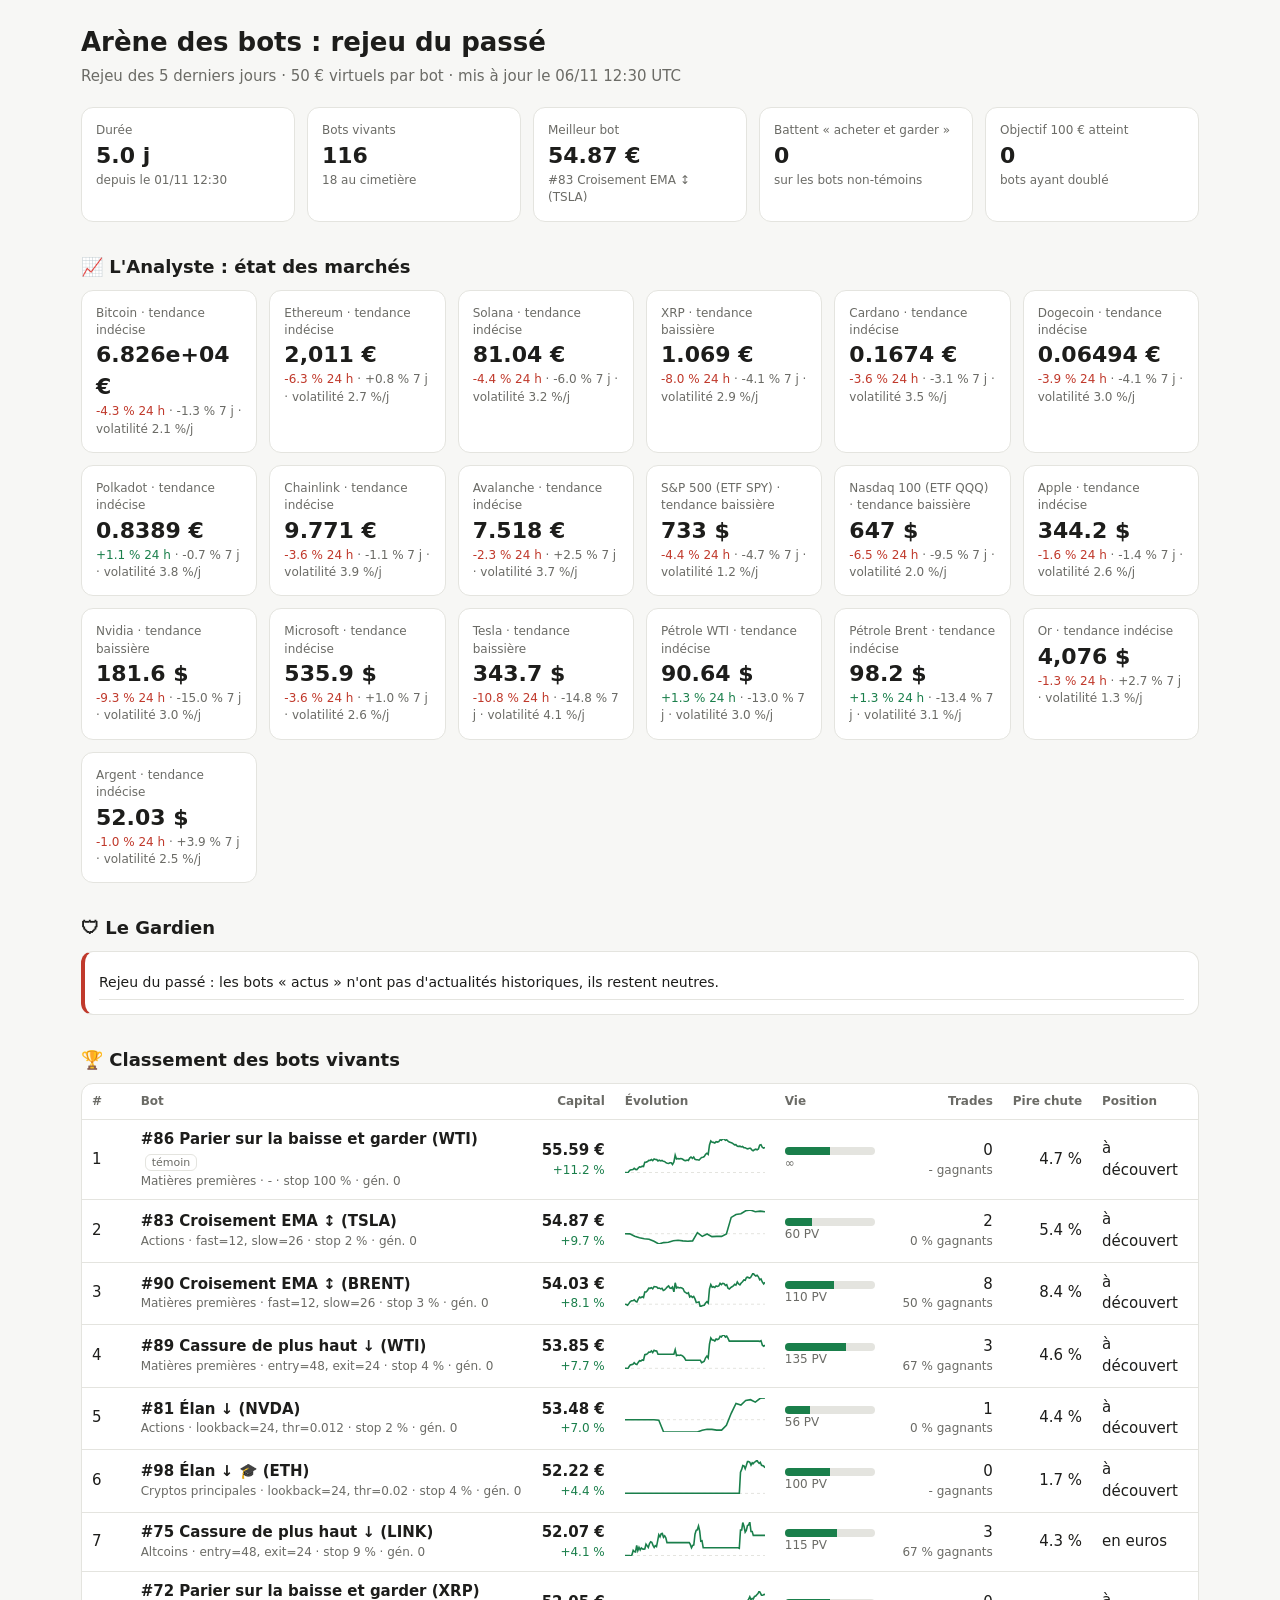
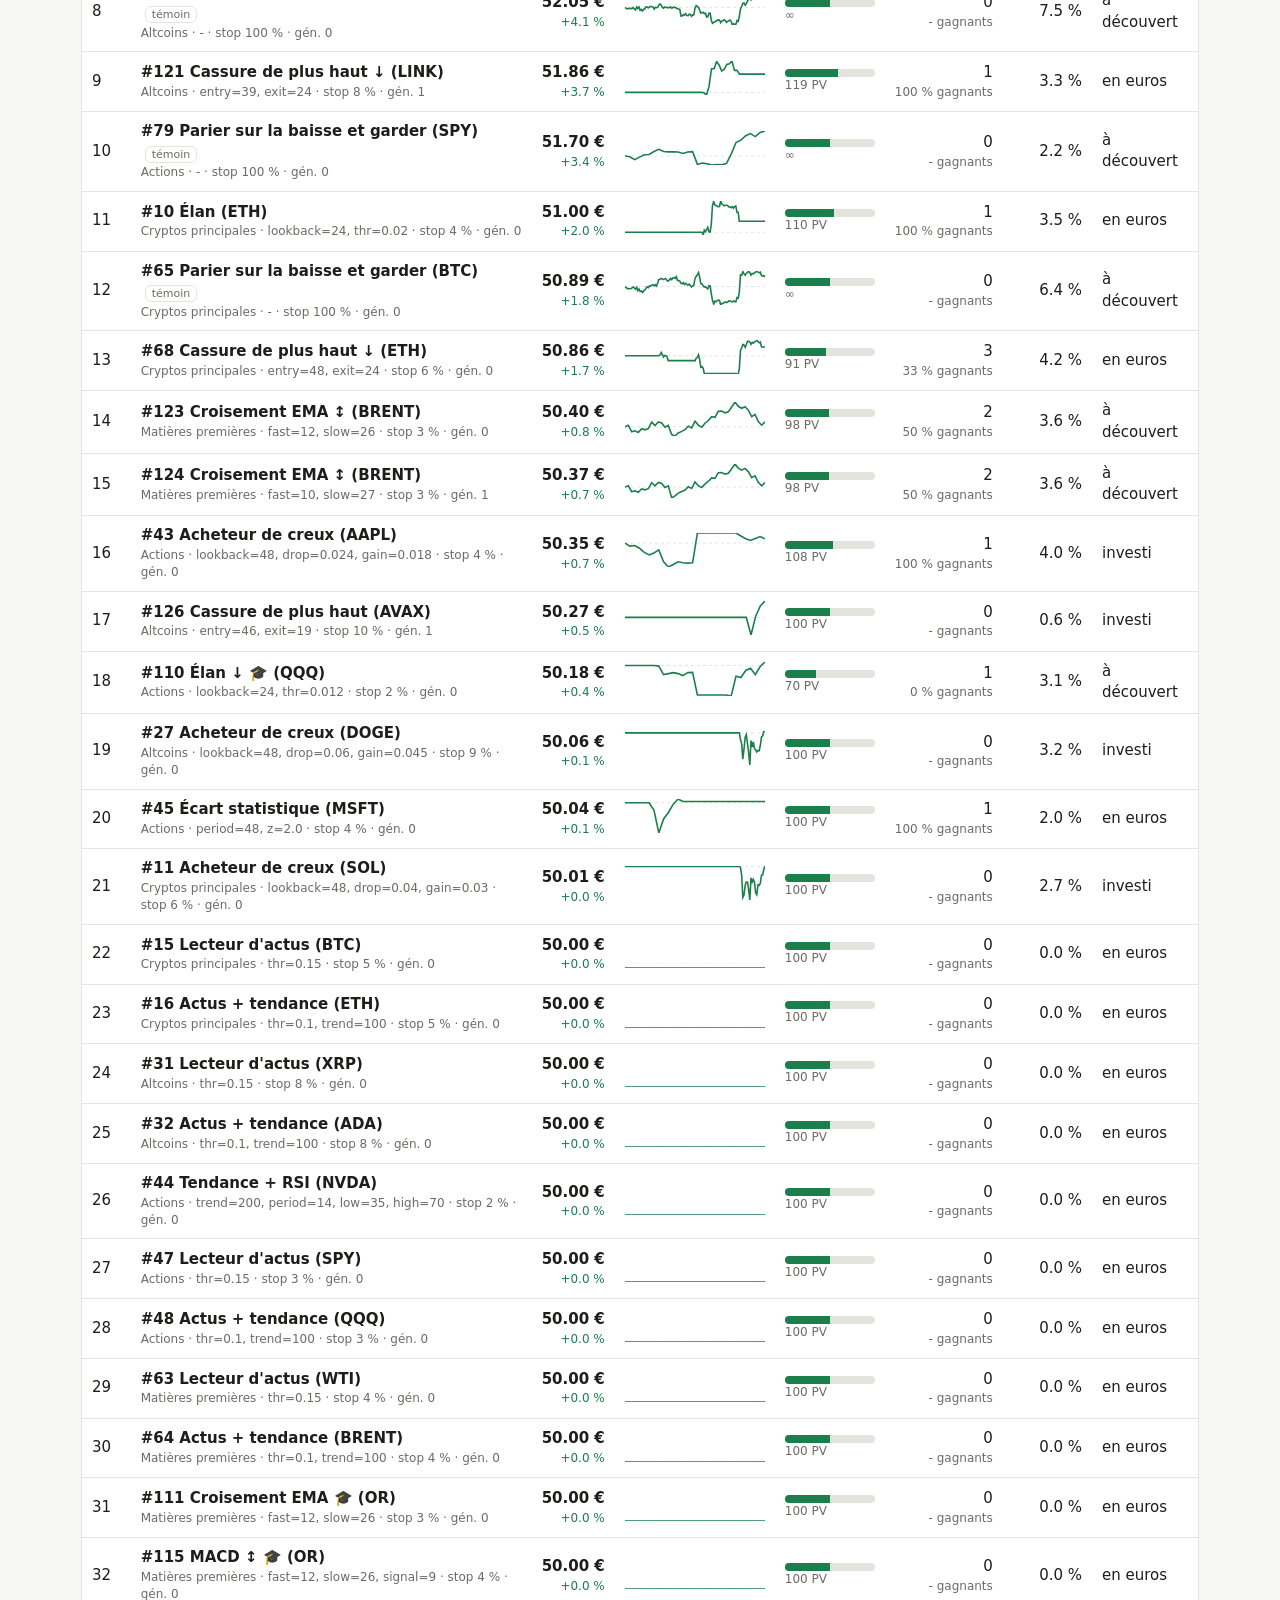
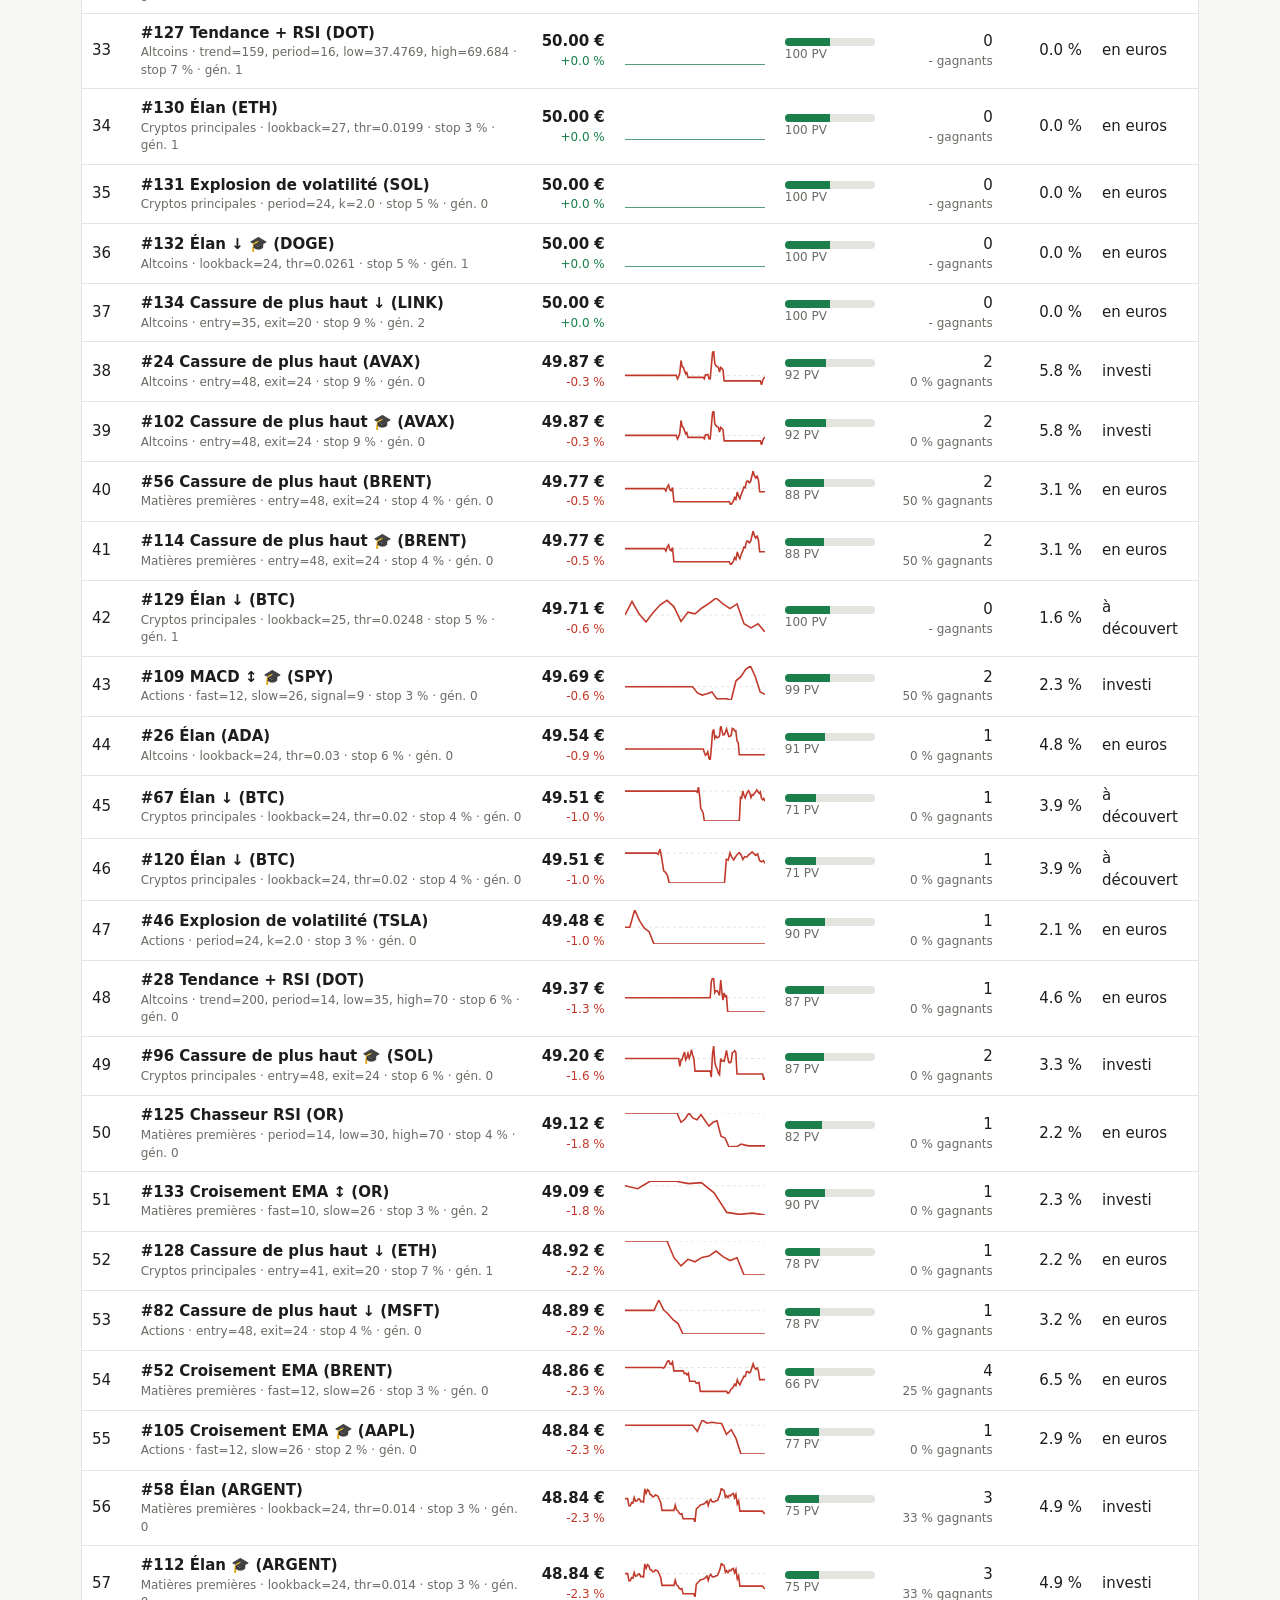
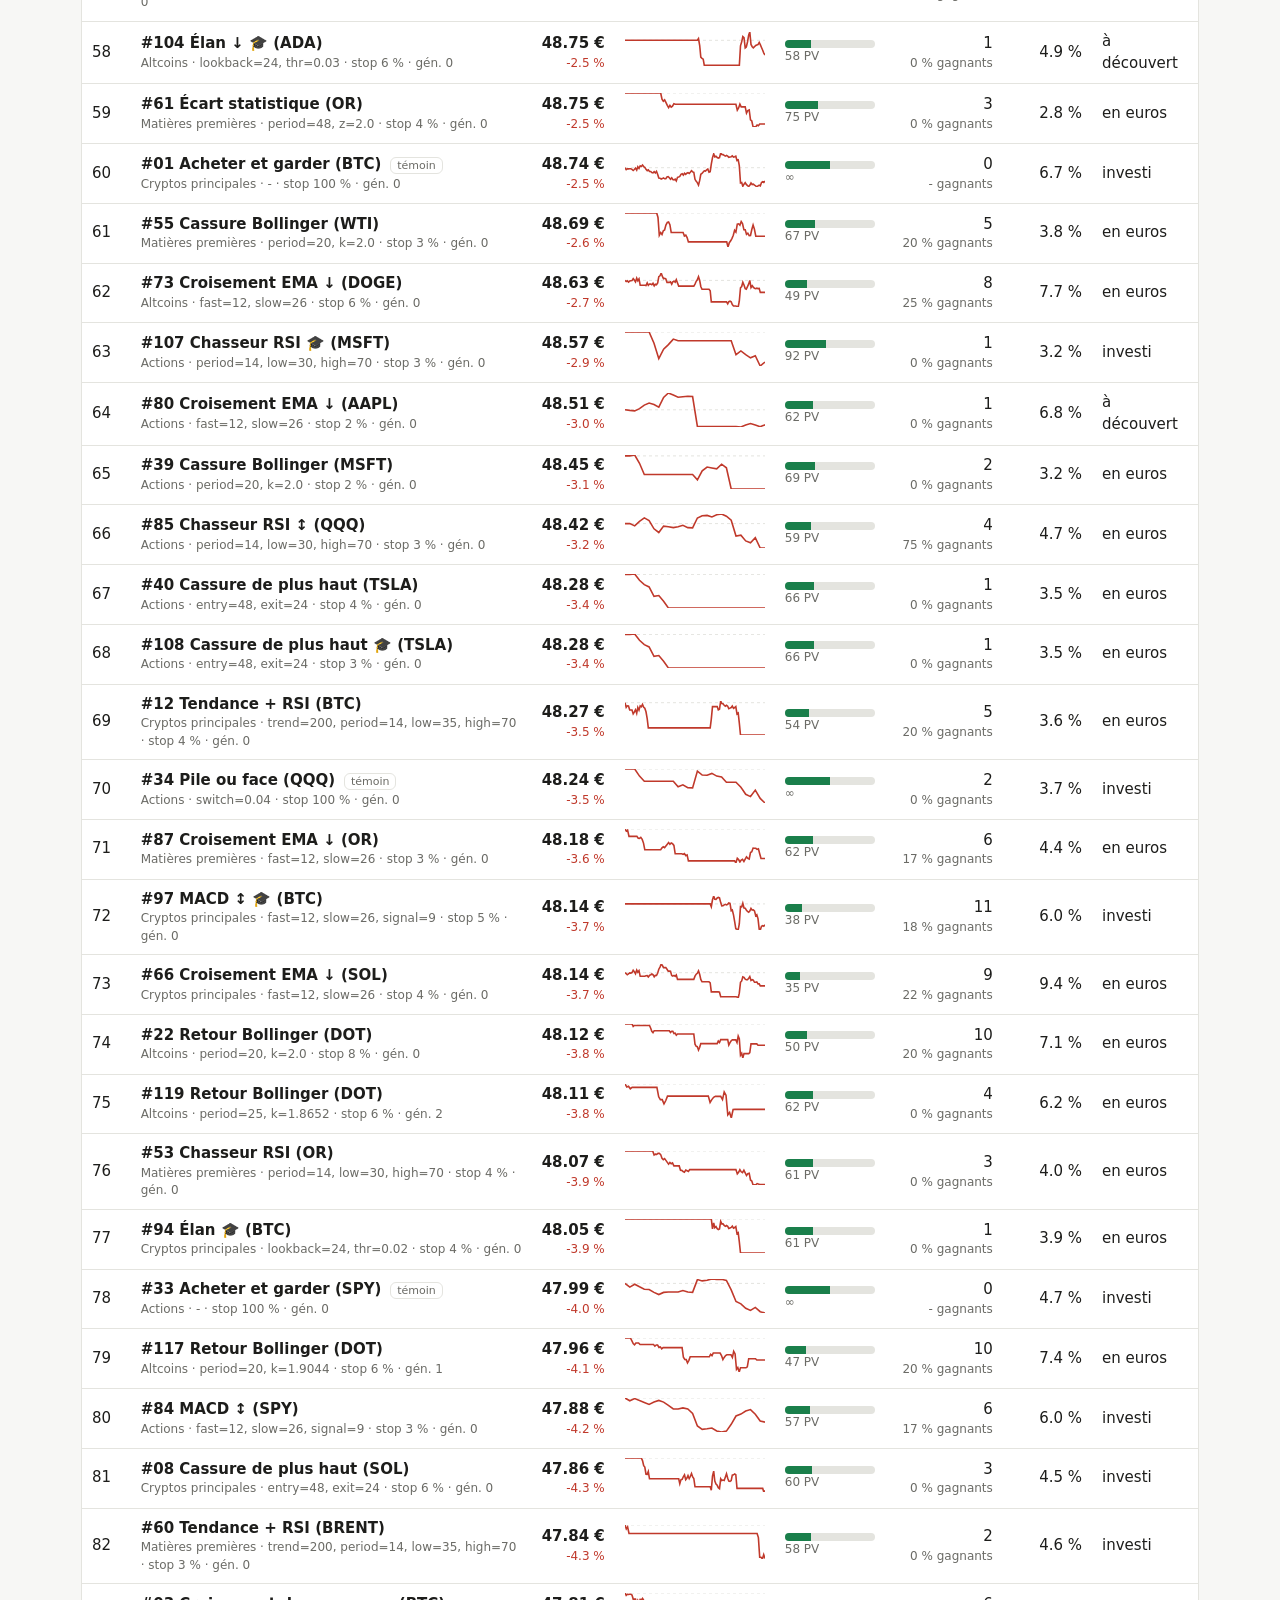
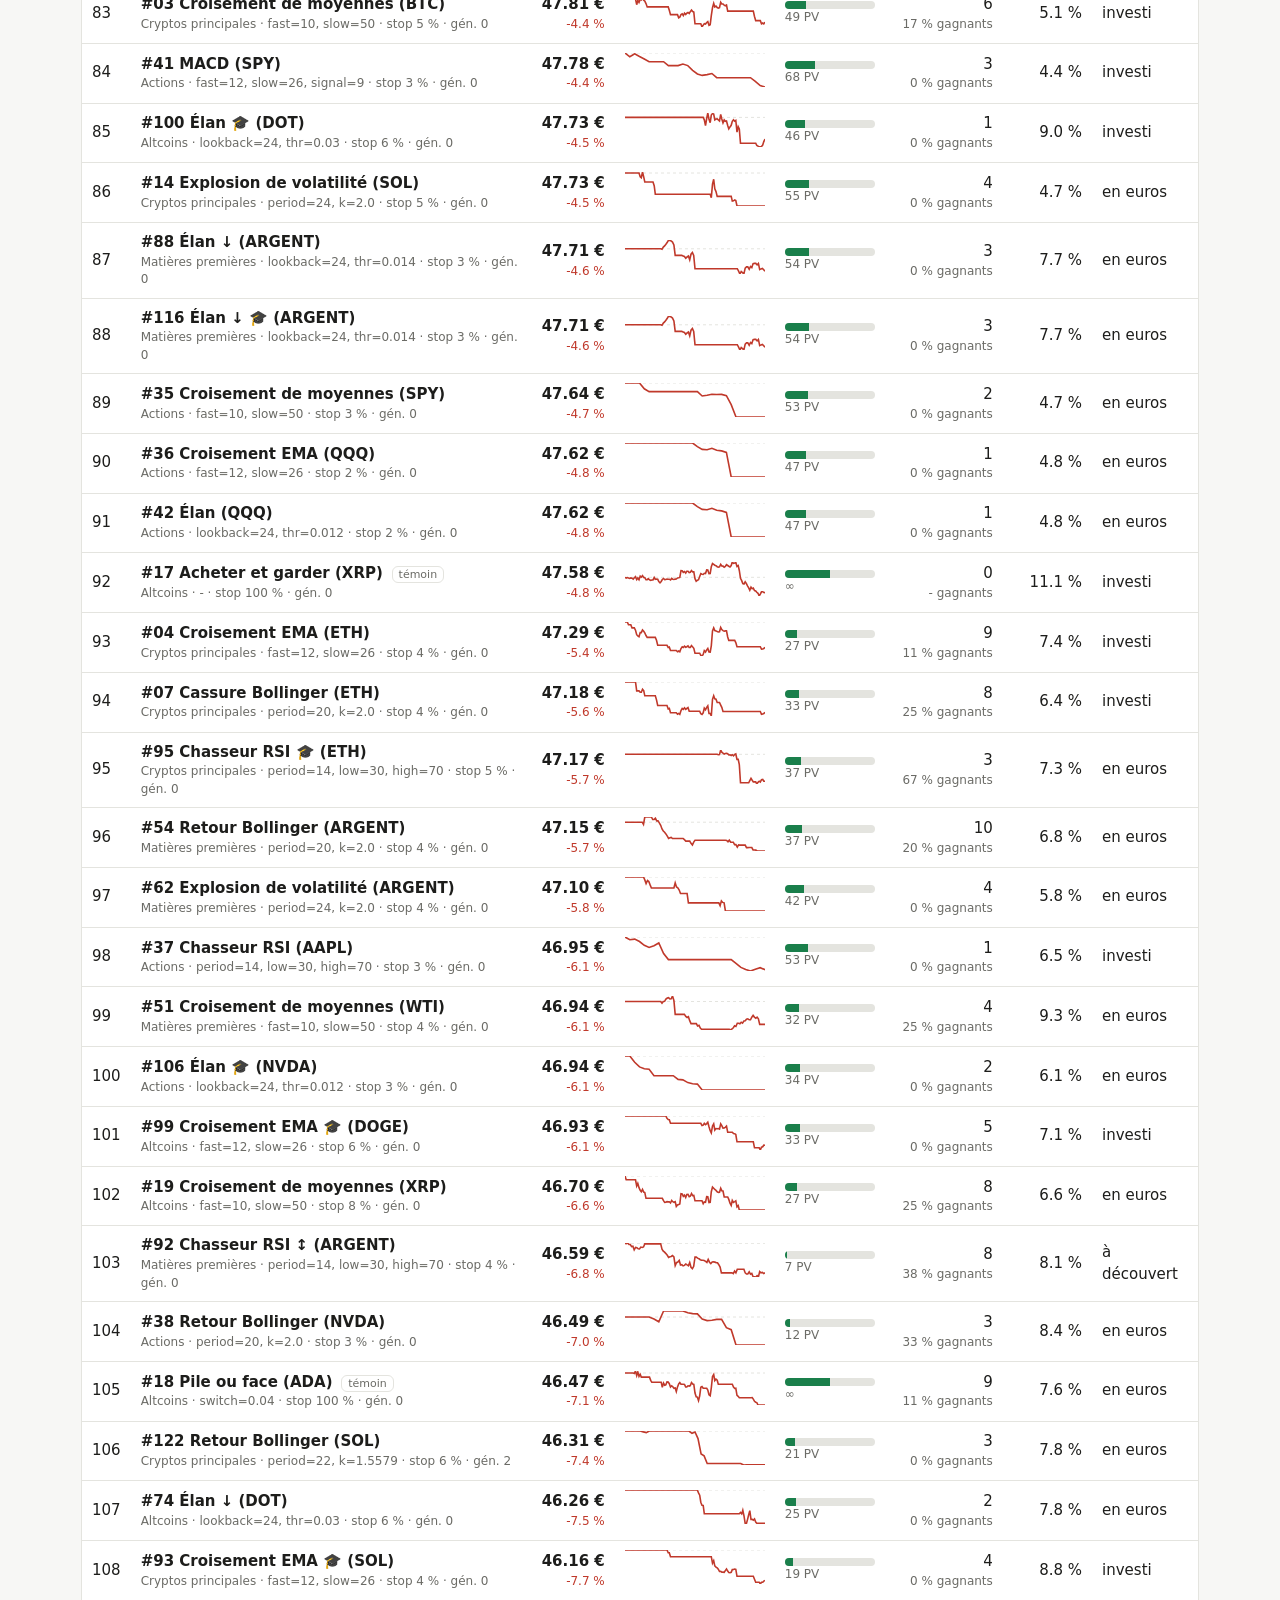
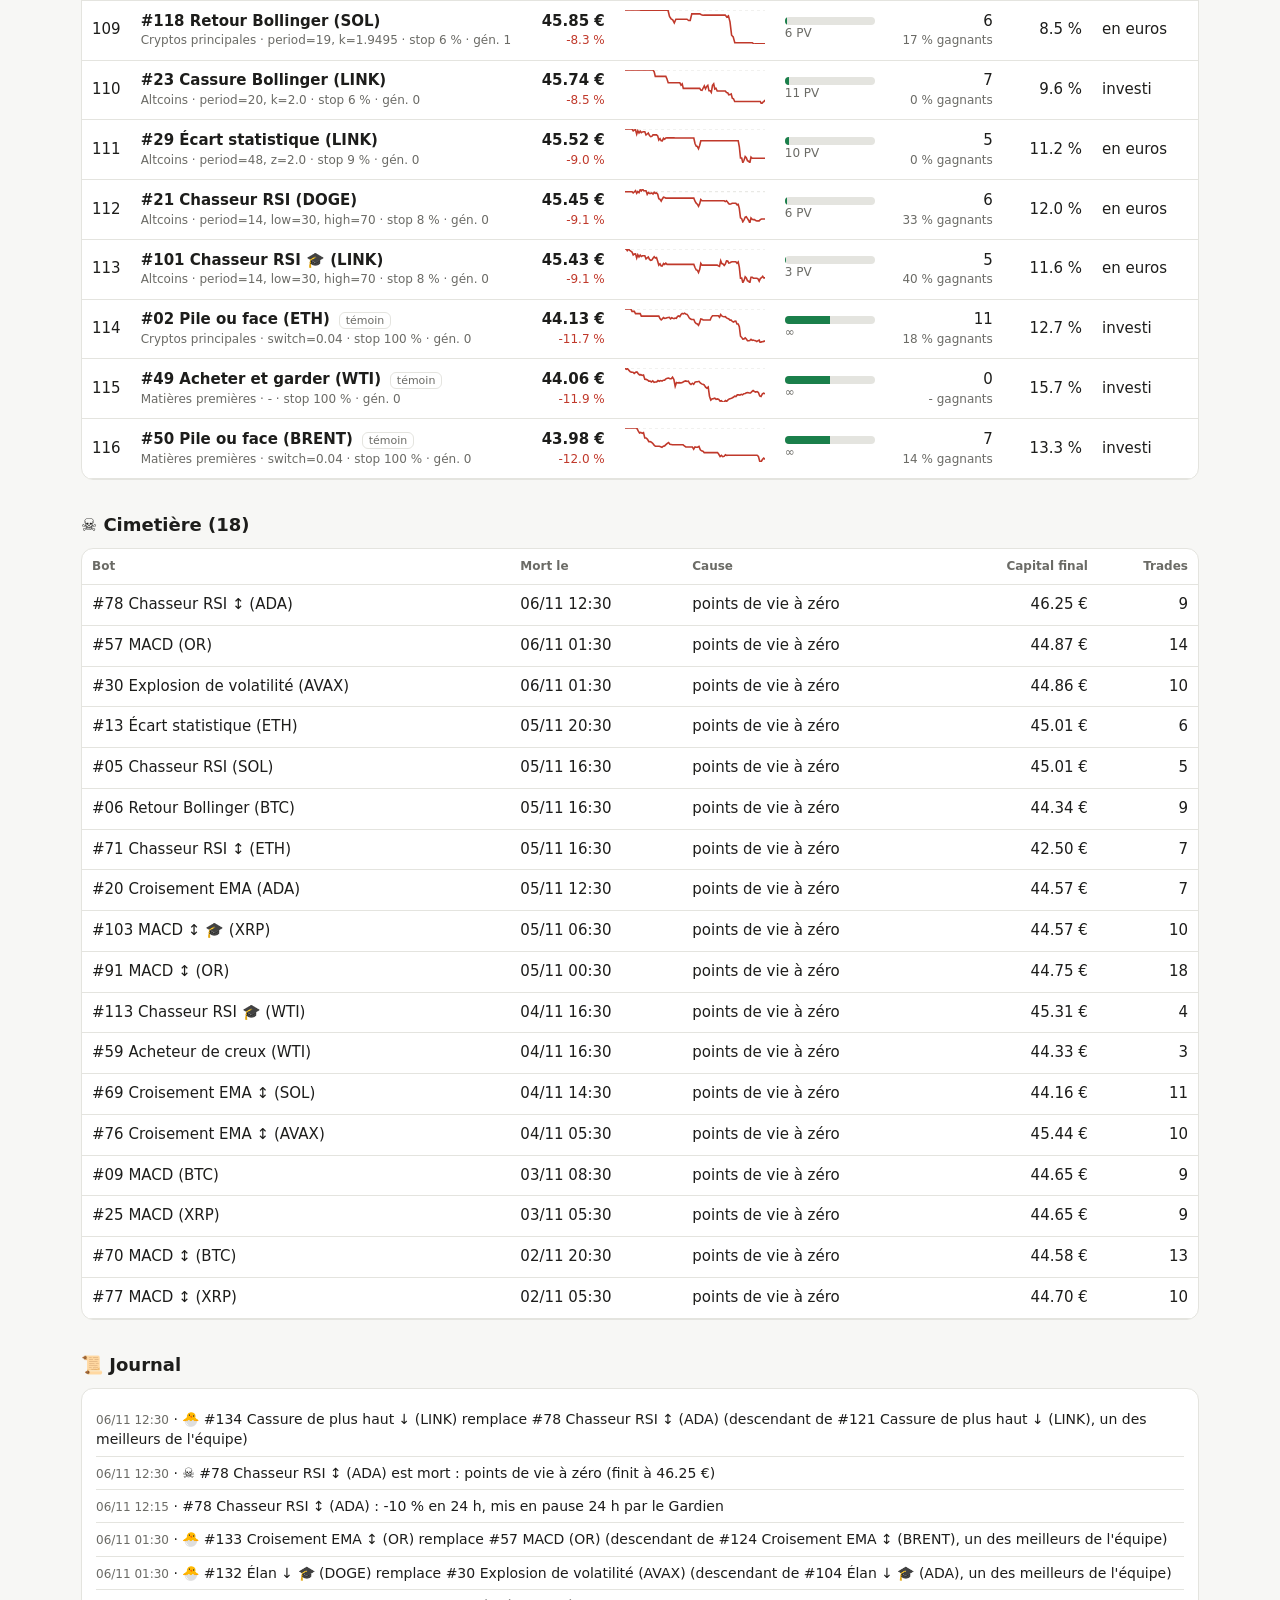
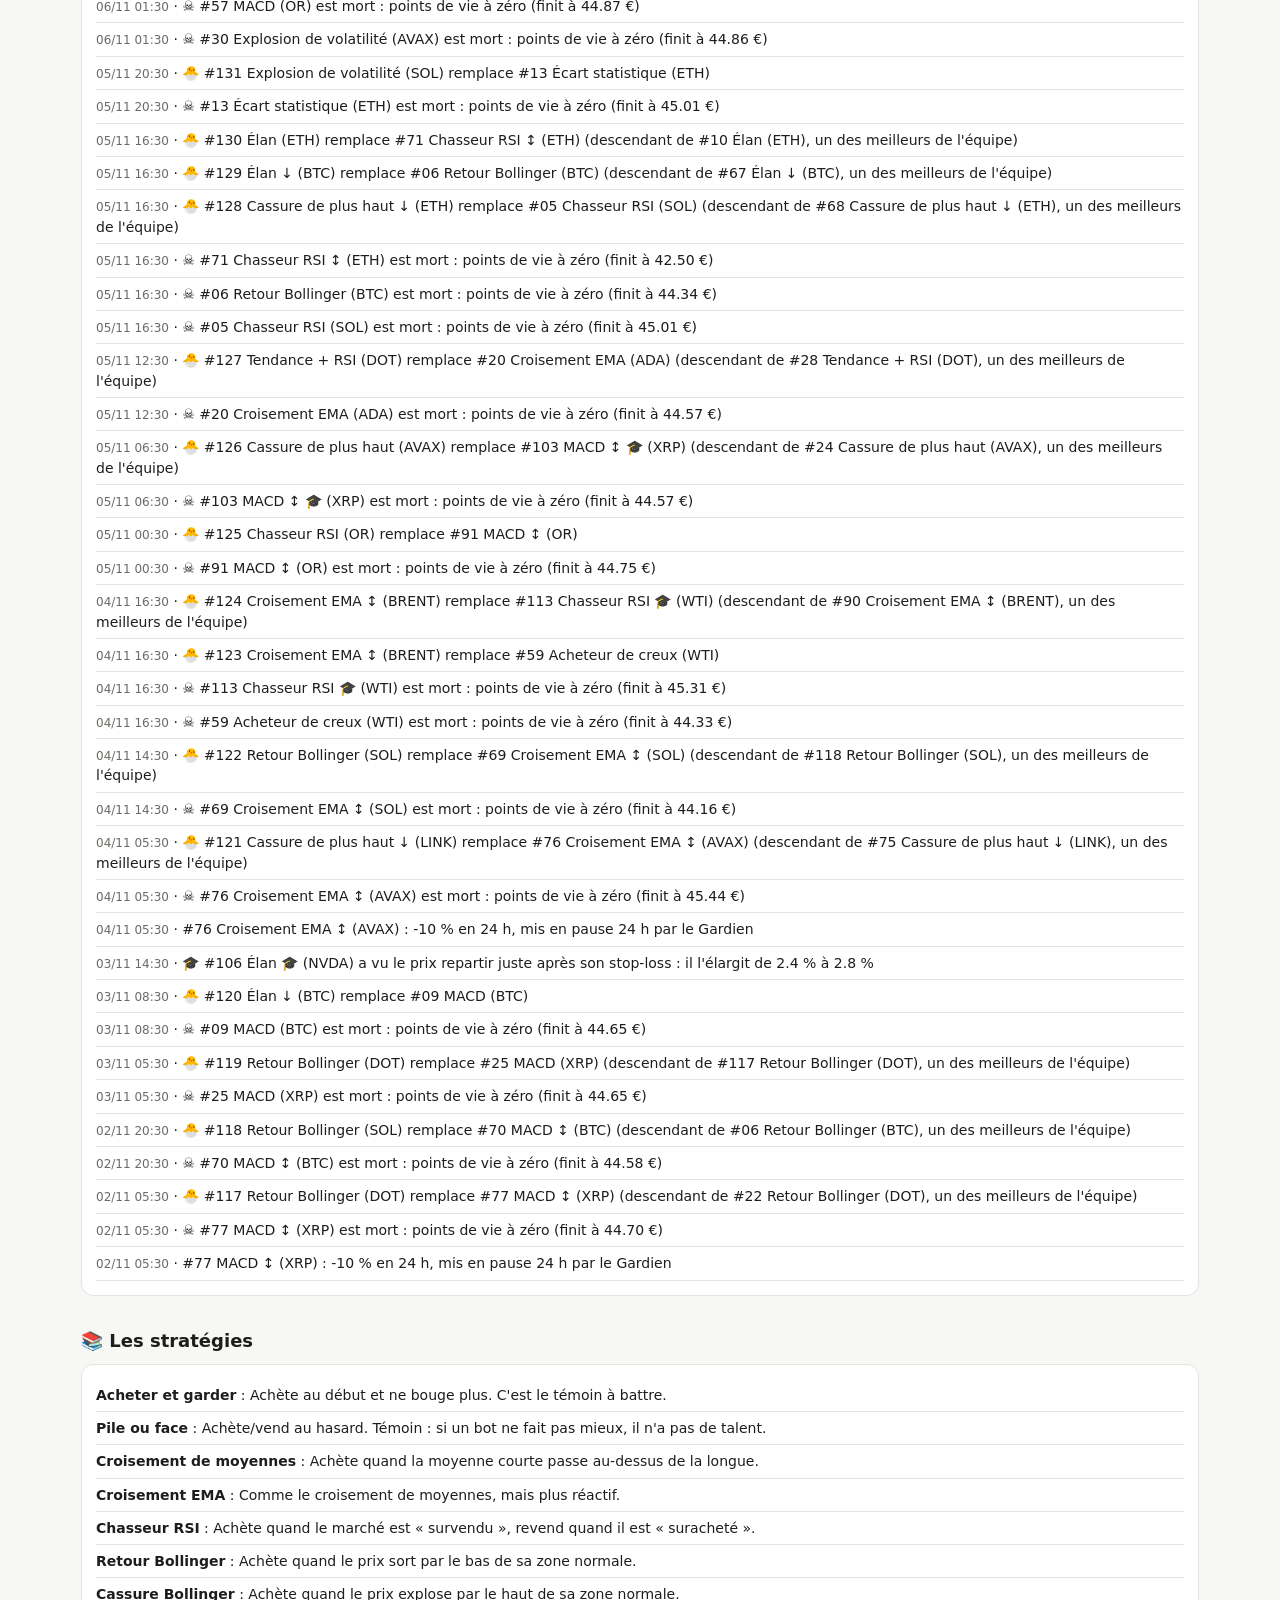
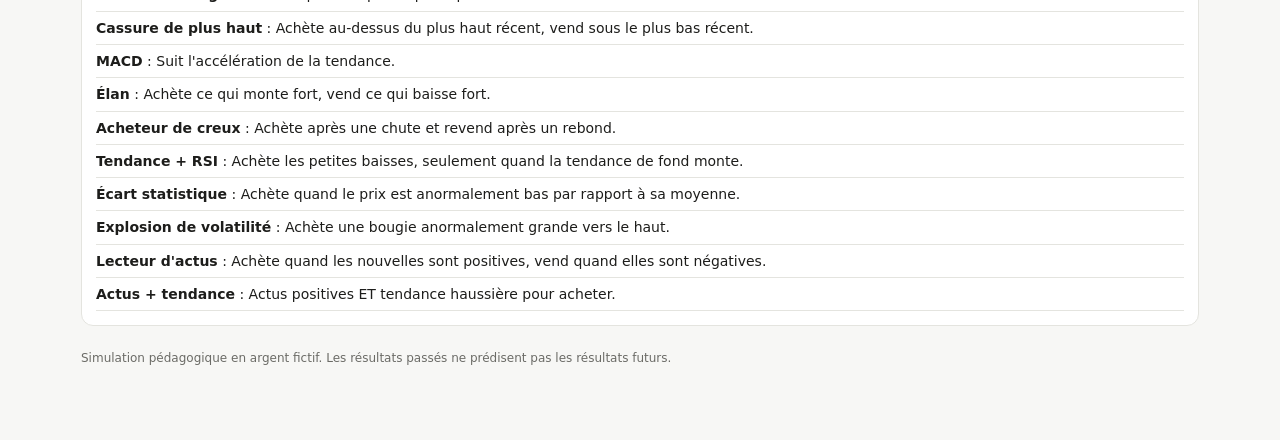
<file: dashboard/backtest/index.html>
<!doctype html><html lang="fr"><head><meta charset="utf-8"><meta name="viewport" content="width=device-width,initial-scale=1"><title>Arène des bots : rejeu du passé</title><style>
:root{--bg:#f7f7f5;--card:#fff;--fg:#1d1d1b;--mut:#6b6b66;--line:#e4e4df;--up:#1a7f4b;--down:#c0392b;--acc:#3b5bdb}
@media (prefers-color-scheme:dark){:root:not([data-theme="light"]){--bg:#141413;--card:#1e1e1c;--fg:#ededea;--mut:#9a9a94;--line:#33332f;--up:#4cc38a;--down:#ff6b5b;--acc:#7c9cff}}
:root[data-theme="dark"]{--bg:#141413;--card:#1e1e1c;--fg:#ededea;--mut:#9a9a94;--line:#33332f;--up:#4cc38a;--down:#ff6b5b;--acc:#7c9cff}
*{box-sizing:border-box}body{margin:0;background:var(--bg);color:var(--fg);font:15px/1.45 system-ui,-apple-system,Segoe UI,sans-serif}
main{max-width:1150px;margin:0 auto;padding:24px 16px 60px}h1{margin:0 0 4px;font-size:26px}h2{margin:32px 0 10px;font-size:18px}
.lead{color:var(--mut);margin:0 0 20px}.grid{display:grid;grid-template-columns:repeat(auto-fit,minmax(170px,1fr));gap:12px}
.card{background:var(--card);border:1px solid var(--line);border-radius:12px;padding:14px}.big{font-size:22px;font-weight:700}
.sub{color:var(--mut);font-size:12px}.up{color:var(--up)}.down{color:var(--down)}
.wrap{overflow-x:auto;background:var(--card);border:1px solid var(--line);border-radius:12px}
table{border-collapse:collapse;width:100%;min-width:820px}th,td{padding:9px 10px;border-bottom:1px solid var(--line);text-align:left;vertical-align:middle}
th{font-size:12px;color:var(--mut);font-weight:600}.num{text-align:right;white-space:nowrap}
.hp{width:90px;height:8px;border-radius:4px;background:var(--line);overflow:hidden}.hp div{height:100%;background:var(--up)}
.spark polyline{fill:none;stroke-width:1.6}.spark polyline.up{stroke:var(--up)}.spark polyline.down{stroke:var(--down)}
.spark .base{stroke:var(--line);stroke-dasharray:3 3}.tag{font-size:11px;border:1px solid var(--line);border-radius:6px;padding:1px 6px;color:var(--mut);margin-left:4px}
ul.ev{list-style:none;padding:0;margin:0}ul.ev li{padding:6px 0;border-bottom:1px solid var(--line);font-size:14px}
.warn{border-left:4px solid var(--down)}a{color:var(--acc)}
</style></head><body><main><h1>Arène des bots : rejeu du passé</h1><p class="lead">Rejeu des 5 derniers jours · 50 € virtuels par bot · mis à jour le 06/11 12:30 UTC</p><div class="grid"><div class="card"><div class="sub">Durée</div><div class="big">5.0 j</div><div class="sub">depuis le 01/11 12:30</div></div><div class="card"><div class="sub">Bots vivants</div><div class="big">116</div><div class="sub">18 au cimetière</div></div><div class="card"><div class="sub">Meilleur bot</div><div class="big">54.87 €</div><div class="sub">#83 Croisement EMA ↕ (TSLA)</div></div><div class="card"><div class="sub">Battent « acheter et garder »</div><div class="big">0</div><div class="sub">sur les bots non-témoins</div></div><div class="card"><div class="sub">Objectif 100 € atteint</div><div class="big">0</div><div class="sub">bots ayant doublé</div></div></div><h2>📈 L'Analyste : état des marchés</h2><div class="grid"><div class="card"><div class="sub">Bitcoin · tendance indécise</div><div class="big">6.826e+04 €</div><div class="sub"><span class="down">-4.3 % 24 h</span> · -1.3 % 7 j · volatilité 2.1 %/j</div></div><div class="card"><div class="sub">Ethereum · tendance indécise</div><div class="big">2,011 €</div><div class="sub"><span class="down">-6.3 % 24 h</span> · +0.8 % 7 j · volatilité 2.7 %/j</div></div><div class="card"><div class="sub">Solana · tendance indécise</div><div class="big">81.04 €</div><div class="sub"><span class="down">-4.4 % 24 h</span> · -6.0 % 7 j · volatilité 3.2 %/j</div></div><div class="card"><div class="sub">XRP · tendance baissière</div><div class="big">1.069 €</div><div class="sub"><span class="down">-8.0 % 24 h</span> · -4.1 % 7 j · volatilité 2.9 %/j</div></div><div class="card"><div class="sub">Cardano · tendance indécise</div><div class="big">0.1674 €</div><div class="sub"><span class="down">-3.6 % 24 h</span> · -3.1 % 7 j · volatilité 3.5 %/j</div></div><div class="card"><div class="sub">Dogecoin · tendance indécise</div><div class="big">0.06494 €</div><div class="sub"><span class="down">-3.9 % 24 h</span> · -4.1 % 7 j · volatilité 3.0 %/j</div></div><div class="card"><div class="sub">Polkadot · tendance indécise</div><div class="big">0.8389 €</div><div class="sub"><span class="up">+1.1 % 24 h</span> · -0.7 % 7 j · volatilité 3.8 %/j</div></div><div class="card"><div class="sub">Chainlink · tendance indécise</div><div class="big">9.771 €</div><div class="sub"><span class="down">-3.6 % 24 h</span> · -1.1 % 7 j · volatilité 3.9 %/j</div></div><div class="card"><div class="sub">Avalanche · tendance indécise</div><div class="big">7.518 €</div><div class="sub"><span class="down">-2.3 % 24 h</span> · +2.5 % 7 j · volatilité 3.7 %/j</div></div><div class="card"><div class="sub">S&amp;P 500 (ETF SPY) · tendance baissière</div><div class="big">733 $</div><div class="sub"><span class="down">-4.4 % 24 h</span> · -4.7 % 7 j · volatilité 1.2 %/j</div></div><div class="card"><div class="sub">Nasdaq 100 (ETF QQQ) · tendance baissière</div><div class="big">647 $</div><div class="sub"><span class="down">-6.5 % 24 h</span> · -9.5 % 7 j · volatilité 2.0 %/j</div></div><div class="card"><div class="sub">Apple · tendance indécise</div><div class="big">344.2 $</div><div class="sub"><span class="down">-1.6 % 24 h</span> · -1.4 % 7 j · volatilité 2.6 %/j</div></div><div class="card"><div class="sub">Nvidia · tendance baissière</div><div class="big">181.6 $</div><div class="sub"><span class="down">-9.3 % 24 h</span> · -15.0 % 7 j · volatilité 3.0 %/j</div></div><div class="card"><div class="sub">Microsoft · tendance indécise</div><div class="big">535.9 $</div><div class="sub"><span class="down">-3.6 % 24 h</span> · +1.0 % 7 j · volatilité 2.6 %/j</div></div><div class="card"><div class="sub">Tesla · tendance baissière</div><div class="big">343.7 $</div><div class="sub"><span class="down">-10.8 % 24 h</span> · -14.8 % 7 j · volatilité 4.1 %/j</div></div><div class="card"><div class="sub">Pétrole WTI · tendance indécise</div><div class="big">90.64 $</div><div class="sub"><span class="up">+1.3 % 24 h</span> · -13.0 % 7 j · volatilité 3.0 %/j</div></div><div class="card"><div class="sub">Pétrole Brent · tendance indécise</div><div class="big">98.2 $</div><div class="sub"><span class="up">+1.3 % 24 h</span> · -13.4 % 7 j · volatilité 3.1 %/j</div></div><div class="card"><div class="sub">Or · tendance indécise</div><div class="big">4,076 $</div><div class="sub"><span class="down">-1.3 % 24 h</span> · +2.7 % 7 j · volatilité 1.3 %/j</div></div><div class="card"><div class="sub">Argent · tendance indécise</div><div class="big">52.03 $</div><div class="sub"><span class="down">-1.0 % 24 h</span> · +3.9 % 7 j · volatilité 2.5 %/j</div></div></div><h2>🛡 Le Gardien</h2><div class="card warn"><ul class="ev"><li>Rejeu du passé : les bots « actus » n&#x27;ont pas d&#x27;actualités historiques, ils restent neutres.</li></ul></div><h2>🏆 Classement des bots vivants</h2><div class="wrap"><table><thead><tr><th>#</th><th>Bot</th><th class="num">Capital</th><th>Évolution</th><th>Vie</th><th class="num">Trades</th><th class="num">Pire chute</th><th>Position</th></tr></thead><tbody><tr><td>1</td><td><b>#86 Parier sur la baisse et garder (WTI)</b> <span class="tag">témoin</span><div class="sub">Matières premières · - · stop 100 % · gén. 0</div></td><td class="num"><b>55.59 €</b><div class="sub up">+11.2 %</div></td><td><svg class="spark" viewBox="0 0 140 34" width="140" height="34" aria-hidden="true"><line x1="0" x2="140" y1="33.5" y2="33.5" class="base"/><polyline points="0.0,33.5 1.3,33.5 2.6,34.0 4.0,32.3 5.3,31.0 6.6,30.7 7.9,30.5 9.2,29.3 10.6,30.4 11.9,30.7 13.2,29.1 14.5,27.8 15.8,28.1 17.2,27.2 18.5,27.5 19.8,23.3 21.1,23.1 22.5,22.6 23.8,21.4 25.1,21.5 26.4,20.5 27.7,21.7 29.1,20.0 30.4,20.5 31.7,20.6 33.0,21.9 34.3,21.1 35.7,21.9 37.0,21.4 38.3,22.3 39.6,22.4 40.9,23.7 42.3,24.3 43.6,24.5 44.9,23.7 46.2,23.8 47.5,25.5 48.9,23.0 50.2,16.1 51.5,20.0 52.8,19.6 54.2,19.9 55.5,19.5 56.8,19.8 58.1,20.5 59.4,21.4 60.8,21.6 62.1,21.0 63.4,21.5 64.7,19.1 66.0,18.0 67.4,19.3 68.7,18.1 70.0,20.3 71.3,20.7 72.6,20.8 74.0,21.2 75.3,19.7 76.6,18.5 77.9,18.2 79.2,17.6 80.6,15.3 81.9,14.2 83.2,15.4 84.5,6.0 85.8,2.0 87.2,3.3 88.5,3.4 89.8,4.0 91.1,2.6 92.5,3.1 93.8,2.6 95.1,0.8 96.4,1.3 97.7,0.0 99.1,0.0 100.4,1.4 101.7,0.8 103.0,2.2 104.3,3.1 105.7,3.6 107.0,4.1 108.3,4.8 109.6,5.9 110.9,5.6 112.3,7.3 113.6,7.4 114.9,7.1 116.2,7.9 117.5,7.5 118.9,8.6 120.2,8.7 121.5,9.6 122.8,9.9 124.2,9.3 125.5,9.3 126.8,10.8 128.1,11.7 129.4,10.8 130.8,10.2 132.1,10.8 133.4,9.9 134.7,6.2 136.0,5.7 137.4,8.5 138.7,9.1 140.0,8.4" class="up"/></svg></td><td><div class="hp"><div style="width:50%"></div></div><div class="sub">∞</div></td><td class="num">0<div class="sub">- gagnants</div></td><td class="num">4.7 %</td><td>à découvert</td></tr><tr><td>2</td><td><b>#83 Croisement EMA ↕ (TSLA)</b><div class="sub">Actions · fast=12, slow=26 · stop 2 % · gén. 0</div></td><td class="num"><b>54.87 €</b><div class="sub up">+9.7 %</div></td><td><svg class="spark" viewBox="0 0 140 34" width="140" height="34" aria-hidden="true"><line x1="0" x2="140" y1="23.7" y2="23.7" class="base"/><polyline points="0.0,23.7 4.8,23.9 9.7,26.2 14.5,27.7 19.3,28.7 24.1,29.2 29.0,31.3 33.8,34.0 38.6,32.6 43.4,32.2 48.3,30.8 53.1,30.3 57.9,30.9 62.8,31.2 67.6,30.9 72.4,22.7 77.2,26.4 82.1,24.0 86.9,26.6 91.7,26.4 96.6,26.4 101.4,24.0 106.2,7.4 111.0,4.5 115.9,3.7 120.7,0.8 125.5,0.0 130.3,1.8 135.2,1.1 140.0,1.8" class="up"/></svg></td><td><div class="hp"><div style="width:30%"></div></div><div class="sub">60 PV</div></td><td class="num">2<div class="sub">0 % gagnants</div></td><td class="num">5.4 %</td><td>à découvert</td></tr><tr><td>3</td><td><b>#90 Croisement EMA ↕ (BRENT)</b><div class="sub">Matières premières · fast=12, slow=26 · stop 3 % · gén. 0</div></td><td class="num"><b>54.03 €</b><div class="sub up">+8.1 %</div></td><td><svg class="spark" viewBox="0 0 140 34" width="140" height="34" aria-hidden="true"><line x1="0" x2="140" y1="31.2" y2="31.2" class="base"/><polyline points="0.0,31.2 1.3,31.5 2.6,32.2 4.0,30.4 5.3,28.5 6.6,27.8 7.9,27.8 9.2,26.8 10.6,28.4 11.9,28.9 13.2,26.2 14.5,24.0 15.8,24.8 17.2,23.7 18.5,24.5 19.8,19.0 21.1,18.9 22.5,17.5 23.8,15.1 25.1,15.3 26.4,14.6 27.7,15.8 29.1,13.5 30.4,13.7 31.7,14.0 33.0,15.4 34.3,15.0 35.7,15.9 37.0,15.2 38.3,17.4 39.6,16.9 40.9,15.5 42.3,13.9 43.6,13.0 44.9,15.0 46.2,15.4 47.5,14.0 48.9,18.8 50.2,9.8 51.5,15.0 52.8,14.2 54.2,15.0 55.5,14.6 56.8,15.0 58.1,15.8 59.4,18.8 60.8,19.6 62.1,20.6 63.4,19.7 64.7,24.0 66.0,23.0 67.4,24.4 68.7,23.4 70.0,25.9 71.3,29.5 72.6,29.3 74.0,28.9 75.3,34.0 76.6,32.9 77.9,32.5 79.2,32.2 80.6,30.0 81.9,28.7 83.2,30.1 84.5,15.8 85.8,11.6 87.2,14.2 88.5,13.7 89.8,14.4 91.1,12.9 92.5,13.4 93.8,12.9 95.1,10.4 96.4,11.6 97.7,10.3 99.1,10.7 100.4,12.4 101.7,11.7 103.0,15.3 104.3,16.0 105.7,14.6 107.0,13.8 108.3,13.0 109.6,11.4 110.9,12.2 112.3,9.0 113.6,10.9 114.9,11.8 116.2,10.0 117.5,8.7 118.9,6.9 120.2,7.2 121.5,4.4 122.8,4.2 124.2,5.1 125.5,4.6 126.8,2.3 128.1,0.0 129.4,2.0 130.8,3.0 132.1,2.2 133.4,3.8 134.7,6.8 136.0,5.9 137.4,9.2 138.7,10.9 140.0,9.3" class="up"/></svg></td><td><div class="hp"><div style="width:55%"></div></div><div class="sub">110 PV</div></td><td class="num">8<div class="sub">50 % gagnants</div></td><td class="num">8.4 %</td><td>à découvert</td></tr><tr><td>4</td><td><b>#89 Cassure de plus haut ↓ (WTI)</b><div class="sub">Matières premières · entry=48, exit=24 · stop 4 % · gén. 0</div></td><td class="num"><b>53.85 €</b><div class="sub up">+7.7 %</div></td><td><svg class="spark" viewBox="0 0 140 34" width="140" height="34" aria-hidden="true"><line x1="0" x2="140" y1="33.3" y2="33.3" class="base"/><polyline points="0.0,33.3 1.3,33.3 2.6,34.0 4.0,31.8 5.3,29.9 6.6,29.6 7.9,29.3 9.2,27.7 10.6,29.1 11.9,29.6 13.2,27.4 14.5,25.7 15.8,26.1 17.2,24.9 18.5,25.3 19.8,19.7 21.1,19.4 22.5,18.7 23.8,17.1 25.1,17.2 26.4,15.9 27.7,17.5 29.1,15.2 30.4,15.9 31.7,16.0 33.0,19.2 34.3,19.2 35.7,19.2 37.0,19.2 38.3,19.2 39.6,19.2 40.9,19.2 42.3,19.2 43.6,19.2 44.9,19.2 46.2,19.2 47.5,19.2 48.9,19.2 50.2,14.8 51.5,20.6 52.8,20.0 54.2,20.5 55.5,20.0 56.8,20.4 58.1,21.4 59.4,22.8 60.8,25.2 62.1,25.2 63.4,25.2 64.7,25.2 66.0,25.2 67.4,25.2 68.7,25.2 70.0,25.2 71.3,25.2 72.6,25.2 74.0,25.2 75.3,25.2 76.6,27.7 77.9,27.1 79.2,26.2 80.6,22.8 81.9,21.1 83.2,23.0 84.5,9.0 85.8,3.0 87.2,5.0 88.5,5.1 89.8,6.0 91.1,4.0 92.5,4.6 93.8,4.0 95.1,1.3 96.4,2.0 97.7,0.1 99.1,0.0 100.4,2.1 101.7,1.1 103.0,3.3 104.3,6.1 105.7,6.1 107.0,6.1 108.3,6.1 109.6,6.1 110.9,6.1 112.3,6.1 113.6,6.1 114.9,6.1 116.2,6.1 117.5,6.1 118.9,6.1 120.2,6.1 121.5,6.1 122.8,6.1 124.2,6.1 125.5,6.1 126.8,6.1 128.1,6.1 129.4,6.1 130.8,6.1 132.1,6.1 133.4,6.1 134.7,6.4 136.0,5.6 137.4,10.2 138.7,11.3 140.0,10.2" class="up"/></svg></td><td><div class="hp"><div style="width:68%"></div></div><div class="sub">135 PV</div></td><td class="num">3<div class="sub">67 % gagnants</div></td><td class="num">4.6 %</td><td>à découvert</td></tr><tr><td>5</td><td><b>#81 Élan ↓ (NVDA)</b><div class="sub">Actions · lookback=24, thr=0.012 · stop 2 % · gén. 0</div></td><td class="num"><b>53.48 €</b><div class="sub up">+7.0 %</div></td><td><svg class="spark" viewBox="0 0 140 34" width="140" height="34" aria-hidden="true"><line x1="0" x2="140" y1="21.7" y2="21.7" class="base"/><polyline points="0.0,21.7 4.8,21.7 9.7,21.7 14.5,21.7 19.3,21.7 24.1,21.7 29.0,21.7 33.8,22.2 38.6,34.0 43.4,34.0 48.3,34.0 53.1,34.0 57.9,34.0 62.8,34.0 67.6,34.0 72.4,34.0 77.2,32.2 82.1,31.2 86.9,31.4 91.7,32.1 96.6,32.1 101.4,27.3 106.2,15.3 111.0,5.5 115.9,7.1 120.7,2.4 125.5,1.7 130.3,4.1 135.2,0.3 140.0,0.0" class="up"/></svg></td><td><div class="hp"><div style="width:28%"></div></div><div class="sub">56 PV</div></td><td class="num">1<div class="sub">0 % gagnants</div></td><td class="num">4.4 %</td><td>à découvert</td></tr><tr><td>6</td><td><b>#98 Élan ↓ 🎓 (ETH)</b><div class="sub">Cryptos principales · lookback=24, thr=0.02 · stop 4 % · gén. 0</div></td><td class="num"><b>52.22 €</b><div class="sub up">+4.4 %</div></td><td><svg class="spark" viewBox="0 0 140 34" width="140" height="34" aria-hidden="true"><line x1="0" x2="140" y1="33.4" y2="33.4" class="base"/><polyline points="0.0,33.4 1.2,33.4 2.3,33.4 3.5,33.4 4.7,33.4 5.8,33.4 7.0,33.4 8.2,33.4 9.3,33.4 10.5,33.4 11.7,33.4 12.8,33.4 14.0,33.4 15.2,33.4 16.3,33.4 17.5,33.4 18.7,33.4 19.8,33.4 21.0,33.4 22.2,33.4 23.3,33.4 24.5,33.4 25.7,33.4 26.8,33.4 28.0,33.4 29.2,33.4 30.3,33.4 31.5,33.4 32.7,33.4 33.8,33.4 35.0,33.4 36.2,33.4 37.3,33.4 38.5,33.4 39.7,33.4 40.8,33.4 42.0,33.4 43.2,33.4 44.3,33.4 45.5,33.4 46.7,33.4 47.8,33.4 49.0,33.4 50.2,33.4 51.3,33.4 52.5,33.4 53.7,33.4 54.8,33.4 56.0,33.4 57.2,33.4 58.3,33.4 59.5,33.4 60.7,33.4 61.8,33.4 63.0,33.4 64.2,33.4 65.3,33.4 66.5,33.4 67.7,33.4 68.8,33.4 70.0,33.4 71.2,33.4 72.3,33.4 73.5,33.4 74.7,33.4 75.8,33.4 77.0,33.4 78.2,33.4 79.3,33.4 80.5,33.4 81.7,33.4 82.8,33.4 84.0,33.4 85.2,33.4 86.3,33.4 87.5,33.4 88.7,33.4 89.8,33.4 91.0,33.4 92.2,33.4 93.3,33.4 94.5,33.4 95.7,33.4 96.8,33.4 98.0,33.4 99.2,33.4 100.3,33.4 101.5,33.4 102.7,33.4 103.8,33.4 105.0,33.4 106.2,33.4 107.3,33.4 108.5,33.4 109.7,33.4 110.8,33.4 112.0,33.4 113.2,33.4 114.3,34.0 115.5,12.2 116.7,9.4 117.8,5.5 119.0,5.9 120.2,8.7 121.3,5.6 122.5,1.6 123.7,1.6 124.8,2.3 126.0,5.1 127.2,2.8 128.3,3.7 129.5,2.1 130.7,1.7 131.8,0.0 133.0,2.0 134.2,3.4 135.3,2.3 136.5,5.3 137.7,5.6 138.8,6.2 140.0,7.7" class="up"/></svg></td><td><div class="hp"><div style="width:50%"></div></div><div class="sub">100 PV</div></td><td class="num">0<div class="sub">- gagnants</div></td><td class="num">1.7 %</td><td>à découvert</td></tr><tr><td>7</td><td><b>#75 Cassure de plus haut ↓ (LINK)</b><div class="sub">Altcoins · entry=48, exit=24 · stop 9 % · gén. 0</div></td><td class="num"><b>52.07 €</b><div class="sub up">+4.1 %</div></td><td><svg class="spark" viewBox="0 0 140 34" width="140" height="34" aria-hidden="true"><line x1="0" x2="140" y1="33.5" y2="33.5" class="base"/><polyline points="0.0,33.5 1.2,33.5 2.3,33.5 3.5,33.5 4.7,33.5 5.8,34.0 7.0,32.8 8.2,28.4 9.3,29.6 10.5,29.9 11.7,23.5 12.8,28.6 14.0,25.4 15.2,28.0 16.3,25.9 17.5,26.9 18.7,27.1 19.8,27.0 21.0,22.2 22.2,23.9 23.3,25.4 24.5,21.6 25.7,19.8 26.8,20.3 28.0,23.4 29.2,25.5 30.3,23.7 31.5,24.6 32.7,18.7 33.8,12.7 35.0,14.8 36.2,11.6 37.3,11.4 38.5,15.3 39.7,13.8 40.8,15.7 42.0,20.6 43.2,20.6 44.3,20.6 45.5,20.6 46.7,20.6 47.8,20.6 49.0,20.6 50.2,20.6 51.3,20.6 52.5,20.6 53.7,20.6 54.8,20.6 56.0,20.6 57.2,20.6 58.3,20.6 59.5,20.6 60.7,20.6 61.8,20.6 63.0,20.6 64.2,20.6 65.3,22.4 66.5,25.8 67.7,23.4 68.8,23.0 70.0,12.2 71.2,8.3 72.3,7.8 73.5,4.0 74.7,9.1 75.8,19.1 77.0,18.7 78.2,25.7 79.3,25.7 80.5,25.7 81.7,25.7 82.8,25.7 84.0,25.7 85.2,25.7 86.3,25.7 87.5,25.7 88.7,25.7 89.8,25.7 91.0,25.7 92.2,25.7 93.3,25.7 94.5,25.7 95.7,25.7 96.8,25.7 98.0,25.7 99.2,25.7 100.3,25.7 101.5,25.7 102.7,25.7 103.8,25.7 105.0,25.7 106.2,25.7 107.3,25.7 108.5,25.7 109.7,25.7 110.8,25.7 112.0,25.7 113.2,25.7 114.3,26.2 115.5,8.1 116.7,8.0 117.8,0.5 119.0,4.3 120.2,10.2 121.3,8.5 122.5,3.5 123.7,2.9 124.8,0.0 126.0,9.5 127.2,9.5 128.3,13.4 129.5,13.4 130.7,13.4 131.8,13.4 133.0,13.4 134.2,13.4 135.3,13.4 136.5,13.4 137.7,13.4 138.8,13.4 140.0,13.4" class="up"/></svg></td><td><div class="hp"><div style="width:58%"></div></div><div class="sub">115 PV</div></td><td class="num">3<div class="sub">67 % gagnants</div></td><td class="num">4.3 %</td><td>en euros</td></tr><tr><td>8</td><td><b>#72 Parier sur la baisse et garder (XRP)</b> <span class="tag">témoin</span><div class="sub">Altcoins · - · stop 100 % · gén. 0</div></td><td class="num"><b>52.05 €</b><div class="sub up">+4.1 %</div></td><td><svg class="spark" viewBox="0 0 140 34" width="140" height="34" aria-hidden="true"><line x1="0" x2="140" y1="16.4" y2="16.4" class="base"/><polyline points="0.0,16.4 1.2,17.4 2.3,18.0 3.5,17.6 4.7,17.2 5.8,17.7 7.0,17.4 8.2,16.5 9.3,17.9 10.5,18.9 11.7,16.0 12.8,17.6 14.0,15.9 15.2,19.4 16.3,18.5 17.5,20.0 18.7,18.3 19.8,18.0 21.0,15.9 22.2,16.0 23.3,16.9 24.5,15.9 25.7,15.3 26.8,15.7 28.0,15.9 29.2,18.2 30.3,16.3 31.5,16.6 32.7,16.4 33.8,14.1 35.0,12.9 36.2,14.2 37.3,16.2 38.5,17.2 39.7,16.1 40.8,16.2 42.0,16.6 43.2,16.5 44.3,16.6 45.5,15.8 46.7,17.3 47.8,16.6 49.0,16.2 50.2,16.7 51.3,16.8 52.5,17.8 53.7,18.0 54.8,18.4 56.0,25.1 57.2,25.0 58.3,23.5 59.5,24.2 60.7,22.6 61.8,24.6 63.0,24.7 64.2,23.2 65.3,23.5 66.5,25.3 67.7,23.9 68.8,24.0 70.0,17.2 71.2,14.6 72.3,15.5 73.5,16.2 74.7,19.3 75.8,22.2 77.0,21.6 78.2,21.4 79.3,22.6 80.5,22.3 81.7,26.1 82.8,25.9 84.0,22.1 85.2,22.3 86.3,29.4 87.5,32.4 88.7,31.7 89.8,30.8 91.0,30.2 92.2,29.3 93.3,28.9 94.5,29.1 95.7,31.6 96.8,30.0 98.0,29.8 99.2,28.7 100.3,29.5 101.5,31.3 102.7,30.4 103.8,29.8 105.0,29.1 106.2,30.6 107.3,34.0 108.5,32.7 109.7,33.2 110.8,33.6 112.0,29.6 113.2,30.4 114.3,25.6 115.5,17.8 116.7,15.5 117.8,12.4 119.0,11.9 120.2,14.2 121.3,12.6 122.5,10.0 123.7,8.2 124.8,5.8 126.0,8.9 127.2,7.4 128.3,7.9 129.5,5.5 130.7,5.1 131.8,3.7 133.0,2.6 134.2,0.0 135.3,1.8 136.5,4.2 137.7,4.3 138.8,3.6 140.0,3.4" class="up"/></svg></td><td><div class="hp"><div style="width:50%"></div></div><div class="sub">∞</div></td><td class="num">0<div class="sub">- gagnants</div></td><td class="num">7.5 %</td><td>à découvert</td></tr><tr><td>9</td><td><b>#121 Cassure de plus haut ↓ (LINK)</b><div class="sub">Altcoins · entry=39, exit=24 · stop 8 % · gén. 1</div></td><td class="num"><b>51.86 €</b><div class="sub up">+3.7 %</div></td><td><svg class="spark" viewBox="0 0 140 34" width="140" height="34" aria-hidden="true"><line x1="0" x2="140" y1="31.4" y2="31.4" class="base"/><polyline points="0.0,31.4 2.5,31.4 5.1,31.4 7.6,31.4 10.2,31.4 12.7,31.4 15.3,31.4 17.8,31.4 20.4,31.4 22.9,31.4 25.5,31.4 28.0,31.4 30.5,31.4 33.1,31.4 35.6,31.4 38.2,31.4 40.7,31.4 43.3,31.4 45.8,31.4 48.4,31.4 50.9,31.4 53.5,31.4 56.0,31.4 58.5,31.4 61.1,31.4 63.6,31.4 66.2,31.4 68.7,31.4 71.3,31.4 73.8,31.4 76.4,31.4 78.9,31.8 81.5,34.0 84.0,25.7 86.5,7.8 89.1,7.8 91.6,0.5 94.2,4.2 96.7,10.1 99.3,8.2 101.8,3.4 104.4,2.8 106.9,0.0 109.5,9.4 112.0,9.4 114.5,13.1 117.1,13.1 119.6,13.1 122.2,13.1 124.7,13.1 127.3,13.1 129.8,13.1 132.4,13.1 134.9,13.1 137.5,13.1 140.0,13.1" class="up"/></svg></td><td><div class="hp"><div style="width:59%"></div></div><div class="sub">119 PV</div></td><td class="num">1<div class="sub">100 % gagnants</div></td><td class="num">3.3 %</td><td>en euros</td></tr><tr><td>10</td><td><b>#79 Parier sur la baisse et garder (SPY)</b> <span class="tag">témoin</span><div class="sub">Actions · - · stop 100 % · gén. 0</div></td><td class="num"><b>51.70 €</b><div class="sub up">+3.4 %</div></td><td><svg class="spark" viewBox="0 0 140 34" width="140" height="34" aria-hidden="true"><line x1="0" x2="140" y1="25.0" y2="25.0" class="base"/><polyline points="0.0,25.0 4.8,25.8 9.7,28.7 14.5,26.1 19.3,23.7 24.1,23.5 29.0,20.5 33.8,18.3 38.6,20.5 43.4,20.9 48.3,20.9 53.1,21.0 57.9,22.5 62.8,21.0 67.6,20.6 72.4,33.4 77.2,32.1 82.1,32.8 86.9,34.0 91.7,33.6 96.6,33.7 101.4,32.5 106.2,23.1 111.0,11.5 115.9,9.1 120.7,4.7 125.5,2.6 130.3,5.6 135.2,1.5 140.0,0.0" class="up"/></svg></td><td><div class="hp"><div style="width:50%"></div></div><div class="sub">∞</div></td><td class="num">0<div class="sub">- gagnants</div></td><td class="num">2.2 %</td><td>à découvert</td></tr><tr><td>11</td><td><b>#10 Élan (ETH)</b><div class="sub">Cryptos principales · lookback=24, thr=0.02 · stop 4 % · gén. 0</div></td><td class="num"><b>51.00 €</b><div class="sub up">+2.0 %</div></td><td><svg class="spark" viewBox="0 0 140 34" width="140" height="34" aria-hidden="true"><line x1="0" x2="140" y1="31.3" y2="31.3" class="base"/><polyline points="0.0,31.3 1.2,31.3 2.3,31.3 3.5,31.3 4.7,31.3 5.8,31.3 7.0,31.3 8.2,31.3 9.3,31.3 10.5,31.3 11.7,31.3 12.8,31.3 14.0,31.3 15.2,31.3 16.3,31.3 17.5,31.3 18.7,31.3 19.8,31.3 21.0,31.3 22.2,31.3 23.3,31.3 24.5,31.3 25.7,31.3 26.8,31.3 28.0,31.3 29.2,31.3 30.3,31.3 31.5,31.3 32.7,31.3 33.8,31.3 35.0,31.3 36.2,31.3 37.3,31.3 38.5,31.3 39.7,31.3 40.8,31.3 42.0,31.3 43.2,31.3 44.3,31.3 45.5,31.3 46.7,31.3 47.8,31.3 49.0,31.3 50.2,31.3 51.3,31.3 52.5,31.3 53.7,31.3 54.8,31.3 56.0,31.3 57.2,31.3 58.3,31.3 59.5,31.3 60.7,31.3 61.8,31.3 63.0,31.3 64.2,31.3 65.3,31.3 66.5,31.3 67.7,31.3 68.8,31.3 70.0,31.3 71.2,31.3 72.3,31.3 73.5,31.3 74.7,31.3 75.8,31.3 77.0,31.3 78.2,34.0 79.3,29.1 80.5,30.7 81.7,28.3 82.8,26.4 84.0,30.9 85.2,31.0 86.3,23.0 87.5,4.4 88.7,0.5 89.8,3.9 91.0,4.4 92.2,5.2 93.3,5.7 94.5,5.5 95.7,0.0 96.8,2.7 98.0,3.9 99.2,4.8 100.3,4.3 101.5,4.2 102.7,4.6 103.8,6.0 105.0,5.8 106.2,6.7 107.3,5.6 108.5,7.1 109.7,5.5 110.8,4.9 112.0,11.4 113.2,11.4 114.3,20.3 115.5,20.3 116.7,20.3 117.8,20.3 119.0,20.3 120.2,20.3 121.3,20.3 122.5,20.3 123.7,20.3 124.8,20.3 126.0,20.3 127.2,20.3 128.3,20.3 129.5,20.3 130.7,20.3 131.8,20.3 133.0,20.3 134.2,20.3 135.3,20.3 136.5,20.3 137.7,20.3 138.8,20.3 140.0,20.3" class="up"/></svg></td><td><div class="hp"><div style="width:55%"></div></div><div class="sub">110 PV</div></td><td class="num">1<div class="sub">100 % gagnants</div></td><td class="num">3.5 %</td><td>en euros</td></tr><tr><td>12</td><td><b>#65 Parier sur la baisse et garder (BTC)</b> <span class="tag">témoin</span><div class="sub">Cryptos principales · - · stop 100 % · gén. 0</div></td><td class="num"><b>50.89 €</b><div class="sub up">+1.8 %</div></td><td><svg class="spark" viewBox="0 0 140 34" width="140" height="34" aria-hidden="true"><line x1="0" x2="140" y1="15.5" y2="15.5" class="base"/><polyline points="0.0,15.5 1.2,16.7 2.3,17.6 3.5,17.5 4.7,17.7 5.8,17.7 7.0,16.9 8.2,16.0 9.3,16.9 10.5,18.2 11.7,16.3 12.8,19.7 14.0,18.1 15.2,20.5 16.3,20.0 17.5,21.4 18.7,19.9 19.8,19.2 21.0,17.2 22.2,15.9 23.3,16.6 24.5,15.1 25.7,14.9 26.8,14.1 28.0,13.6 29.2,14.9 30.3,13.7 31.5,15.1 32.7,12.1 33.8,8.5 35.0,8.3 36.2,7.4 37.3,7.9 38.5,8.6 39.7,7.7 40.8,7.8 42.0,9.5 43.2,10.1 44.3,8.9 45.5,7.3 46.7,8.7 47.8,7.0 49.0,6.6 50.2,7.3 51.3,5.6 52.5,9.3 53.7,9.6 54.8,10.2 56.0,12.3 57.2,12.8 58.3,11.5 59.5,13.5 60.7,12.3 61.8,13.5 63.0,14.0 64.2,13.2 65.3,14.6 66.5,16.0 67.7,14.8 68.8,14.4 70.0,7.4 71.2,5.3 72.3,4.1 73.5,1.5 74.7,6.4 75.8,12.5 77.0,13.2 78.2,14.7 79.3,16.0 80.5,15.7 81.7,16.9 82.8,17.8 84.0,14.6 85.2,15.1 86.3,22.8 87.5,29.3 88.7,33.0 89.8,30.1 91.0,30.8 92.2,29.6 93.3,29.0 94.5,29.3 95.7,34.0 96.8,32.5 98.0,32.5 99.2,31.6 100.3,31.0 101.5,31.6 102.7,31.0 103.8,29.8 105.0,30.1 106.2,30.4 107.3,31.1 108.5,29.9 109.7,30.4 110.8,30.9 112.0,26.6 113.2,27.1 114.3,21.4 115.5,3.9 116.7,4.3 117.8,0.5 119.0,2.8 120.2,4.2 121.3,2.5 122.5,1.3 123.7,0.4 124.8,1.6 126.0,4.1 127.2,2.4 128.3,2.8 129.5,1.8 130.7,1.0 131.8,0.0 133.0,1.1 134.2,1.8 135.3,1.1 136.5,4.6 137.7,5.2 138.8,4.6 140.0,6.0" class="up"/></svg></td><td><div class="hp"><div style="width:50%"></div></div><div class="sub">∞</div></td><td class="num">0<div class="sub">- gagnants</div></td><td class="num">6.4 %</td><td>à découvert</td></tr><tr><td>13</td><td><b>#68 Cassure de plus haut ↓ (ETH)</b><div class="sub">Cryptos principales · entry=48, exit=24 · stop 6 % · gén. 0</div></td><td class="num"><b>50.86 €</b><div class="sub up">+1.7 %</div></td><td><svg class="spark" viewBox="0 0 140 34" width="140" height="34" aria-hidden="true"><line x1="0" x2="140" y1="15.8" y2="15.8" class="base"/><polyline points="0.0,15.8 1.2,15.8 2.3,15.8 3.5,15.8 4.7,15.8 5.8,15.8 7.0,15.8 8.2,15.8 9.3,15.8 10.5,15.8 11.7,15.8 12.8,15.8 14.0,15.8 15.2,15.8 16.3,15.8 17.5,15.8 18.7,15.8 19.8,15.8 21.0,15.8 22.2,15.8 23.3,15.8 24.5,15.8 25.7,15.8 26.8,15.8 28.0,15.8 29.2,15.8 30.3,15.8 31.5,15.8 32.7,15.8 33.8,15.7 35.0,15.0 36.2,12.5 37.3,14.4 38.5,16.9 39.7,15.4 40.8,15.8 42.0,16.7 43.2,20.6 44.3,20.6 45.5,20.6 46.7,20.6 47.8,20.6 49.0,20.6 50.2,20.6 51.3,20.6 52.5,20.6 53.7,20.6 54.8,20.6 56.0,20.6 57.2,20.6 58.3,20.6 59.5,20.6 60.7,20.6 61.8,20.6 63.0,20.6 64.2,20.6 65.3,20.6 66.5,20.6 67.7,20.6 68.8,20.6 70.0,20.9 71.2,18.2 72.3,17.5 73.5,14.7 74.7,19.9 75.8,27.3 77.0,26.6 78.2,28.4 79.3,33.5 80.5,33.5 81.7,33.5 82.8,33.5 84.0,33.5 85.2,33.5 86.3,33.5 87.5,33.5 88.7,33.5 89.8,33.5 91.0,33.5 92.2,33.5 93.3,33.5 94.5,33.5 95.7,33.5 96.8,33.5 98.0,33.5 99.2,33.5 100.3,33.5 101.5,33.5 102.7,33.5 103.8,33.5 105.0,33.5 106.2,33.5 107.3,33.5 108.5,33.5 109.7,33.5 110.8,33.5 112.0,34.0 113.2,34.0 114.3,28.8 115.5,10.4 116.7,8.0 117.8,4.6 119.0,5.0 120.2,7.3 121.3,4.7 122.5,1.3 123.7,1.4 124.8,2.0 126.0,4.3 127.2,2.4 128.3,3.1 129.5,1.8 130.7,1.4 131.8,0.0 133.0,1.7 134.2,2.8 135.3,2.0 136.5,7.0 137.7,7.0 138.8,7.0 140.0,7.0" class="up"/></svg></td><td><div class="hp"><div style="width:46%"></div></div><div class="sub">91 PV</div></td><td class="num">3<div class="sub">33 % gagnants</div></td><td class="num">4.2 %</td><td>en euros</td></tr><tr><td>14</td><td><b>#123 Croisement EMA ↕ (BRENT)</b><div class="sub">Matières premières · fast=12, slow=26 · stop 3 % · gén. 0</div></td><td class="num"><b>50.40 €</b><div class="sub up">+0.8 %</div></td><td><svg class="spark" viewBox="0 0 140 34" width="140" height="34" aria-hidden="true"><line x1="0" x2="140" y1="24.8" y2="24.8" class="base"/><polyline points="0.0,24.8 3.3,23.3 6.7,29.8 10.0,28.8 13.3,30.4 16.7,26.7 20.0,27.8 23.3,26.6 26.7,20.2 30.0,23.5 33.3,20.0 36.7,21.0 40.0,25.3 43.3,23.5 46.7,32.6 50.0,34.0 53.3,31.0 56.7,29.4 60.0,27.7 63.3,24.2 66.7,25.9 70.0,19.1 73.3,23.1 76.7,25.2 80.0,21.2 83.3,18.5 86.7,14.6 90.0,15.3 93.3,9.3 96.7,9.1 100.0,10.8 103.3,9.8 106.7,5.0 110.0,0.0 113.3,4.3 116.7,6.3 120.0,4.7 123.3,8.1 126.7,14.6 130.0,12.5 133.3,19.5 136.7,23.2 140.0,19.9" class="up"/></svg></td><td><div class="hp"><div style="width:49%"></div></div><div class="sub">98 PV</div></td><td class="num">2<div class="sub">50 % gagnants</div></td><td class="num">3.6 %</td><td>à découvert</td></tr><tr><td>15</td><td><b>#124 Croisement EMA ↕ (BRENT)</b><div class="sub">Matières premières · fast=10, slow=27 · stop 3 % · gén. 1</div></td><td class="num"><b>50.37 €</b><div class="sub up">+0.7 %</div></td><td><svg class="spark" viewBox="0 0 140 34" width="140" height="34" aria-hidden="true"><line x1="0" x2="140" y1="23.1" y2="23.1" class="base"/><polyline points="0.0,23.1 3.3,21.7 6.7,27.7 10.0,26.8 13.3,28.3 16.7,24.8 20.0,25.8 23.3,24.7 26.7,18.7 30.0,21.8 33.3,18.5 36.7,19.4 40.0,23.5 43.3,21.8 46.7,34.0 50.0,31.9 53.3,29.1 56.7,27.6 60.0,26.0 63.3,22.7 66.7,24.5 70.0,17.9 73.3,21.7 76.7,23.6 80.0,19.9 83.3,17.5 86.7,13.9 90.0,14.3 93.3,8.7 96.7,8.5 100.0,10.1 103.3,9.2 106.7,4.7 110.0,0.0 113.3,4.1 116.7,6.1 120.0,4.4 123.3,7.6 126.7,13.7 130.0,11.8 133.3,18.3 136.7,21.8 140.0,18.7" class="up"/></svg></td><td><div class="hp"><div style="width:49%"></div></div><div class="sub">98 PV</div></td><td class="num">2<div class="sub">50 % gagnants</div></td><td class="num">3.6 %</td><td>à découvert</td></tr><tr><td>16</td><td><b>#43 Acheteur de creux (AAPL)</b><div class="sub">Actions · lookback=48, drop=0.024, gain=0.018 · stop 4 % · gén. 0</div></td><td class="num"><b>50.35 €</b><div class="sub up">+0.7 %</div></td><td><svg class="spark" viewBox="0 0 140 34" width="140" height="34" aria-hidden="true"><line x1="0" x2="140" y1="10.1" y2="10.1" class="base"/><polyline points="0.0,10.1 4.8,13.1 9.7,12.5 14.5,15.2 19.3,19.4 24.1,21.9 29.0,20.0 33.8,16.9 38.6,28.7 43.4,34.0 48.3,31.5 53.1,28.8 57.9,29.7 62.8,30.1 67.6,29.8 72.4,0.0 77.2,0.0 82.1,0.0 86.9,0.0 91.7,0.0 96.6,0.0 101.4,0.0 106.2,0.0 111.0,0.0 115.9,3.0 120.7,5.7 125.5,7.5 130.3,5.4 135.2,3.5 140.0,5.9" class="up"/></svg></td><td><div class="hp"><div style="width:54%"></div></div><div class="sub">108 PV</div></td><td class="num">1<div class="sub">100 % gagnants</div></td><td class="num">4.0 %</td><td>investi</td></tr><tr><td>17</td><td><b>#126 Cassure de plus haut (AVAX)</b><div class="sub">Altcoins · entry=46, exit=19 · stop 10 % · gén. 1</div></td><td class="num"><b>50.27 €</b><div class="sub up">+0.5 %</div></td><td><svg class="spark" viewBox="0 0 140 34" width="140" height="34" aria-hidden="true"><line x1="0" x2="140" y1="16.4" y2="16.4" class="base"/><polyline points="0.0,16.4 4.7,16.4 9.3,16.4 14.0,16.4 18.7,16.4 23.3,16.4 28.0,16.4 32.7,16.4 37.3,16.4 42.0,16.4 46.7,16.4 51.3,16.4 56.0,16.4 60.7,16.4 65.3,16.4 70.0,16.4 74.7,16.4 79.3,16.4 84.0,16.4 88.7,16.4 93.3,16.4 98.0,16.4 102.7,16.4 107.3,16.4 112.0,16.4 116.7,16.4 121.3,16.4 126.0,34.0 130.7,15.2 135.3,4.9 140.0,0.0" class="up"/></svg></td><td><div class="hp"><div style="width:50%"></div></div><div class="sub">100 PV</div></td><td class="num">0<div class="sub">- gagnants</div></td><td class="num">0.6 %</td><td>investi</td></tr><tr><td>18</td><td><b>#110 Élan ↓ 🎓 (QQQ)</b><div class="sub">Actions · lookback=24, thr=0.012 · stop 2 % · gén. 0</div></td><td class="num"><b>50.18 €</b><div class="sub up">+0.4 %</div></td><td><svg class="spark" viewBox="0 0 140 34" width="140" height="34" aria-hidden="true"><line x1="0" x2="140" y1="3.5" y2="3.5" class="base"/><polyline points="0.0,3.5 4.8,3.5 9.7,3.5 14.5,3.5 19.3,3.5 24.1,3.5 29.0,3.5 33.8,4.1 38.6,12.6 43.4,11.6 48.3,10.6 53.1,11.6 57.9,13.6 62.8,10.6 67.6,10.4 72.4,33.0 77.2,33.0 82.1,33.0 86.9,33.0 91.7,33.0 96.6,33.0 101.4,33.0 106.2,34.0 111.0,14.3 115.9,15.5 120.7,8.5 125.5,6.3 130.3,12.6 135.2,4.5 140.0,0.0" class="up"/></svg></td><td><div class="hp"><div style="width:35%"></div></div><div class="sub">70 PV</div></td><td class="num">1<div class="sub">0 % gagnants</div></td><td class="num">3.1 %</td><td>à découvert</td></tr><tr><td>19</td><td><b>#27 Acheteur de creux (DOGE)</b><div class="sub">Altcoins · lookback=48, drop=0.06, gain=0.045 · stop 9 % · gén. 0</div></td><td class="num"><b>50.06 €</b><div class="sub up">+0.1 %</div></td><td><svg class="spark" viewBox="0 0 140 34" width="140" height="34" aria-hidden="true"><line x1="0" x2="140" y1="1.9" y2="1.9" class="base"/><polyline points="0.0,1.9 1.2,1.9 2.3,1.9 3.5,1.9 4.7,1.9 5.8,1.9 7.0,1.9 8.2,1.9 9.3,1.9 10.5,1.9 11.7,1.9 12.8,1.9 14.0,1.9 15.2,1.9 16.3,1.9 17.5,1.9 18.7,1.9 19.8,1.9 21.0,1.9 22.2,1.9 23.3,1.9 24.5,1.9 25.7,1.9 26.8,1.9 28.0,1.9 29.2,1.9 30.3,1.9 31.5,1.9 32.7,1.9 33.8,1.9 35.0,1.9 36.2,1.9 37.3,1.9 38.5,1.9 39.7,1.9 40.8,1.9 42.0,1.9 43.2,1.9 44.3,1.9 45.5,1.9 46.7,1.9 47.8,1.9 49.0,1.9 50.2,1.9 51.3,1.9 52.5,1.9 53.7,1.9 54.8,1.9 56.0,1.9 57.2,1.9 58.3,1.9 59.5,1.9 60.7,1.9 61.8,1.9 63.0,1.9 64.2,1.9 65.3,1.9 66.5,1.9 67.7,1.9 68.8,1.9 70.0,1.9 71.2,1.9 72.3,1.9 73.5,1.9 74.7,1.9 75.8,1.9 77.0,1.9 78.2,1.9 79.3,1.9 80.5,1.9 81.7,1.9 82.8,1.9 84.0,1.9 85.2,1.9 86.3,1.9 87.5,1.9 88.7,1.9 89.8,1.9 91.0,1.9 92.2,1.9 93.3,1.9 94.5,1.9 95.7,1.9 96.8,1.9 98.0,1.9 99.2,1.9 100.3,1.9 101.5,1.9 102.7,1.9 103.8,1.9 105.0,1.9 106.2,1.9 107.3,1.9 108.5,1.9 109.7,1.9 110.8,1.9 112.0,1.9 113.2,1.9 114.3,1.9 115.5,8.6 116.7,13.1 117.8,28.1 119.0,18.2 120.2,6.2 121.3,3.7 122.5,12.6 123.7,22.2 124.8,34.0 126.0,9.6 127.2,16.1 128.3,11.0 129.5,17.7 130.7,19.0 131.8,20.9 133.0,19.5 134.2,19.8 135.3,14.5 136.5,5.9 137.7,4.8 138.8,0.0 140.0,0.3" class="up"/></svg></td><td><div class="hp"><div style="width:50%"></div></div><div class="sub">100 PV</div></td><td class="num">0<div class="sub">- gagnants</div></td><td class="num">3.2 %</td><td>investi</td></tr><tr><td>20</td><td><b>#45 Écart statistique (MSFT)</b><div class="sub">Actions · period=48, z=2.0 · stop 4 % · gén. 0</div></td><td class="num"><b>50.04 €</b><div class="sub up">+0.1 %</div></td><td><svg class="spark" viewBox="0 0 140 34" width="140" height="34" aria-hidden="true"><line x1="0" x2="140" y1="3.7" y2="3.7" class="base"/><polyline points="0.0,3.7 4.8,3.7 9.7,3.7 14.5,3.7 19.3,3.7 24.1,3.7 29.0,11.3 33.8,34.0 38.6,19.9 43.4,13.5 48.3,5.2 53.1,0.0 57.9,2.5 62.8,2.5 67.6,2.5 72.4,2.5 77.2,2.5 82.1,2.5 86.9,2.5 91.7,2.5 96.6,2.5 101.4,2.5 106.2,2.5 111.0,2.5 115.9,2.5 120.7,2.5 125.5,2.5 130.3,2.5 135.2,2.5 140.0,2.5" class="up"/></svg></td><td><div class="hp"><div style="width:50%"></div></div><div class="sub">100 PV</div></td><td class="num">1<div class="sub">100 % gagnants</div></td><td class="num">2.0 %</td><td>en euros</td></tr><tr><td>21</td><td><b>#11 Acheteur de creux (SOL)</b><div class="sub">Cryptos principales · lookback=48, drop=0.04, gain=0.03 · stop 6 % · gén. 0</div></td><td class="num"><b>50.01 €</b><div class="sub up">+0.0 %</div></td><td><svg class="spark" viewBox="0 0 140 34" width="140" height="34" aria-hidden="true"><line x1="0" x2="140" y1="0.4" y2="0.4" class="base"/><polyline points="0.0,0.4 1.2,0.4 2.3,0.4 3.5,0.4 4.7,0.4 5.8,0.4 7.0,0.4 8.2,0.4 9.3,0.4 10.5,0.4 11.7,0.4 12.8,0.4 14.0,0.4 15.2,0.4 16.3,0.4 17.5,0.4 18.7,0.4 19.8,0.4 21.0,0.4 22.2,0.4 23.3,0.4 24.5,0.4 25.7,0.4 26.8,0.4 28.0,0.4 29.2,0.4 30.3,0.4 31.5,0.4 32.7,0.4 33.8,0.4 35.0,0.4 36.2,0.4 37.3,0.4 38.5,0.4 39.7,0.4 40.8,0.4 42.0,0.4 43.2,0.4 44.3,0.4 45.5,0.4 46.7,0.4 47.8,0.4 49.0,0.4 50.2,0.4 51.3,0.4 52.5,0.4 53.7,0.4 54.8,0.4 56.0,0.4 57.2,0.4 58.3,0.4 59.5,0.4 60.7,0.4 61.8,0.4 63.0,0.4 64.2,0.4 65.3,0.4 66.5,0.4 67.7,0.4 68.8,0.4 70.0,0.4 71.2,0.4 72.3,0.4 73.5,0.4 74.7,0.4 75.8,0.4 77.0,0.4 78.2,0.4 79.3,0.4 80.5,0.4 81.7,0.4 82.8,0.4 84.0,0.4 85.2,0.4 86.3,0.4 87.5,0.4 88.7,0.4 89.8,0.4 91.0,0.4 92.2,0.4 93.3,0.4 94.5,0.4 95.7,0.4 96.8,0.4 98.0,0.4 99.2,0.4 100.3,0.4 101.5,0.4 102.7,0.4 103.8,0.4 105.0,0.4 106.2,0.4 107.3,0.4 108.5,0.4 109.7,0.4 110.8,0.4 112.0,0.4 113.2,0.4 114.3,0.4 115.5,1.4 116.7,9.5 117.8,31.5 119.0,29.1 120.2,19.3 121.3,16.1 122.5,16.1 123.7,24.2 124.8,34.0 126.0,11.9 127.2,16.1 128.3,13.3 129.5,16.1 130.7,27.0 131.8,28.7 133.0,18.9 134.2,19.3 135.3,17.5 136.5,9.1 137.7,8.8 138.8,3.5 140.0,0.0" class="up"/></svg></td><td><div class="hp"><div style="width:50%"></div></div><div class="sub">100 PV</div></td><td class="num">0<div class="sub">- gagnants</div></td><td class="num">2.7 %</td><td>investi</td></tr><tr><td>22</td><td><b>#15 Lecteur d&#x27;actus (BTC)</b><div class="sub">Cryptos principales · thr=0.15 · stop 5 % · gén. 0</div></td><td class="num"><b>50.00 €</b><div class="sub up">+0.0 %</div></td><td><svg class="spark" viewBox="0 0 140 34" width="140" height="34" aria-hidden="true"><line x1="0" x2="140" y1="34.0" y2="34.0" class="base"/><polyline points="0.0,34.0 1.2,34.0 2.3,34.0 3.5,34.0 4.7,34.0 5.8,34.0 7.0,34.0 8.2,34.0 9.3,34.0 10.5,34.0 11.7,34.0 12.8,34.0 14.0,34.0 15.2,34.0 16.3,34.0 17.5,34.0 18.7,34.0 19.8,34.0 21.0,34.0 22.2,34.0 23.3,34.0 24.5,34.0 25.7,34.0 26.8,34.0 28.0,34.0 29.2,34.0 30.3,34.0 31.5,34.0 32.7,34.0 33.8,34.0 35.0,34.0 36.2,34.0 37.3,34.0 38.5,34.0 39.7,34.0 40.8,34.0 42.0,34.0 43.2,34.0 44.3,34.0 45.5,34.0 46.7,34.0 47.8,34.0 49.0,34.0 50.2,34.0 51.3,34.0 52.5,34.0 53.7,34.0 54.8,34.0 56.0,34.0 57.2,34.0 58.3,34.0 59.5,34.0 60.7,34.0 61.8,34.0 63.0,34.0 64.2,34.0 65.3,34.0 66.5,34.0 67.7,34.0 68.8,34.0 70.0,34.0 71.2,34.0 72.3,34.0 73.5,34.0 74.7,34.0 75.8,34.0 77.0,34.0 78.2,34.0 79.3,34.0 80.5,34.0 81.7,34.0 82.8,34.0 84.0,34.0 85.2,34.0 86.3,34.0 87.5,34.0 88.7,34.0 89.8,34.0 91.0,34.0 92.2,34.0 93.3,34.0 94.5,34.0 95.7,34.0 96.8,34.0 98.0,34.0 99.2,34.0 100.3,34.0 101.5,34.0 102.7,34.0 103.8,34.0 105.0,34.0 106.2,34.0 107.3,34.0 108.5,34.0 109.7,34.0 110.8,34.0 112.0,34.0 113.2,34.0 114.3,34.0 115.5,34.0 116.7,34.0 117.8,34.0 119.0,34.0 120.2,34.0 121.3,34.0 122.5,34.0 123.7,34.0 124.8,34.0 126.0,34.0 127.2,34.0 128.3,34.0 129.5,34.0 130.7,34.0 131.8,34.0 133.0,34.0 134.2,34.0 135.3,34.0 136.5,34.0 137.7,34.0 138.8,34.0 140.0,34.0" class="up"/></svg></td><td><div class="hp"><div style="width:50%"></div></div><div class="sub">100 PV</div></td><td class="num">0<div class="sub">- gagnants</div></td><td class="num">0.0 %</td><td>en euros</td></tr><tr><td>23</td><td><b>#16 Actus + tendance (ETH)</b><div class="sub">Cryptos principales · thr=0.1, trend=100 · stop 5 % · gén. 0</div></td><td class="num"><b>50.00 €</b><div class="sub up">+0.0 %</div></td><td><svg class="spark" viewBox="0 0 140 34" width="140" height="34" aria-hidden="true"><line x1="0" x2="140" y1="34.0" y2="34.0" class="base"/><polyline points="0.0,34.0 1.2,34.0 2.3,34.0 3.5,34.0 4.7,34.0 5.8,34.0 7.0,34.0 8.2,34.0 9.3,34.0 10.5,34.0 11.7,34.0 12.8,34.0 14.0,34.0 15.2,34.0 16.3,34.0 17.5,34.0 18.7,34.0 19.8,34.0 21.0,34.0 22.2,34.0 23.3,34.0 24.5,34.0 25.7,34.0 26.8,34.0 28.0,34.0 29.2,34.0 30.3,34.0 31.5,34.0 32.7,34.0 33.8,34.0 35.0,34.0 36.2,34.0 37.3,34.0 38.5,34.0 39.7,34.0 40.8,34.0 42.0,34.0 43.2,34.0 44.3,34.0 45.5,34.0 46.7,34.0 47.8,34.0 49.0,34.0 50.2,34.0 51.3,34.0 52.5,34.0 53.7,34.0 54.8,34.0 56.0,34.0 57.2,34.0 58.3,34.0 59.5,34.0 60.7,34.0 61.8,34.0 63.0,34.0 64.2,34.0 65.3,34.0 66.5,34.0 67.7,34.0 68.8,34.0 70.0,34.0 71.2,34.0 72.3,34.0 73.5,34.0 74.7,34.0 75.8,34.0 77.0,34.0 78.2,34.0 79.3,34.0 80.5,34.0 81.7,34.0 82.8,34.0 84.0,34.0 85.2,34.0 86.3,34.0 87.5,34.0 88.7,34.0 89.8,34.0 91.0,34.0 92.2,34.0 93.3,34.0 94.5,34.0 95.7,34.0 96.8,34.0 98.0,34.0 99.2,34.0 100.3,34.0 101.5,34.0 102.7,34.0 103.8,34.0 105.0,34.0 106.2,34.0 107.3,34.0 108.5,34.0 109.7,34.0 110.8,34.0 112.0,34.0 113.2,34.0 114.3,34.0 115.5,34.0 116.7,34.0 117.8,34.0 119.0,34.0 120.2,34.0 121.3,34.0 122.5,34.0 123.7,34.0 124.8,34.0 126.0,34.0 127.2,34.0 128.3,34.0 129.5,34.0 130.7,34.0 131.8,34.0 133.0,34.0 134.2,34.0 135.3,34.0 136.5,34.0 137.7,34.0 138.8,34.0 140.0,34.0" class="up"/></svg></td><td><div class="hp"><div style="width:50%"></div></div><div class="sub">100 PV</div></td><td class="num">0<div class="sub">- gagnants</div></td><td class="num">0.0 %</td><td>en euros</td></tr><tr><td>24</td><td><b>#31 Lecteur d&#x27;actus (XRP)</b><div class="sub">Altcoins · thr=0.15 · stop 8 % · gén. 0</div></td><td class="num"><b>50.00 €</b><div class="sub up">+0.0 %</div></td><td><svg class="spark" viewBox="0 0 140 34" width="140" height="34" aria-hidden="true"><line x1="0" x2="140" y1="34.0" y2="34.0" class="base"/><polyline points="0.0,34.0 1.2,34.0 2.3,34.0 3.5,34.0 4.7,34.0 5.8,34.0 7.0,34.0 8.2,34.0 9.3,34.0 10.5,34.0 11.7,34.0 12.8,34.0 14.0,34.0 15.2,34.0 16.3,34.0 17.5,34.0 18.7,34.0 19.8,34.0 21.0,34.0 22.2,34.0 23.3,34.0 24.5,34.0 25.7,34.0 26.8,34.0 28.0,34.0 29.2,34.0 30.3,34.0 31.5,34.0 32.7,34.0 33.8,34.0 35.0,34.0 36.2,34.0 37.3,34.0 38.5,34.0 39.7,34.0 40.8,34.0 42.0,34.0 43.2,34.0 44.3,34.0 45.5,34.0 46.7,34.0 47.8,34.0 49.0,34.0 50.2,34.0 51.3,34.0 52.5,34.0 53.7,34.0 54.8,34.0 56.0,34.0 57.2,34.0 58.3,34.0 59.5,34.0 60.7,34.0 61.8,34.0 63.0,34.0 64.2,34.0 65.3,34.0 66.5,34.0 67.7,34.0 68.8,34.0 70.0,34.0 71.2,34.0 72.3,34.0 73.5,34.0 74.7,34.0 75.8,34.0 77.0,34.0 78.2,34.0 79.3,34.0 80.5,34.0 81.7,34.0 82.8,34.0 84.0,34.0 85.2,34.0 86.3,34.0 87.5,34.0 88.7,34.0 89.8,34.0 91.0,34.0 92.2,34.0 93.3,34.0 94.5,34.0 95.7,34.0 96.8,34.0 98.0,34.0 99.2,34.0 100.3,34.0 101.5,34.0 102.7,34.0 103.8,34.0 105.0,34.0 106.2,34.0 107.3,34.0 108.5,34.0 109.7,34.0 110.8,34.0 112.0,34.0 113.2,34.0 114.3,34.0 115.5,34.0 116.7,34.0 117.8,34.0 119.0,34.0 120.2,34.0 121.3,34.0 122.5,34.0 123.7,34.0 124.8,34.0 126.0,34.0 127.2,34.0 128.3,34.0 129.5,34.0 130.7,34.0 131.8,34.0 133.0,34.0 134.2,34.0 135.3,34.0 136.5,34.0 137.7,34.0 138.8,34.0 140.0,34.0" class="up"/></svg></td><td><div class="hp"><div style="width:50%"></div></div><div class="sub">100 PV</div></td><td class="num">0<div class="sub">- gagnants</div></td><td class="num">0.0 %</td><td>en euros</td></tr><tr><td>25</td><td><b>#32 Actus + tendance (ADA)</b><div class="sub">Altcoins · thr=0.1, trend=100 · stop 8 % · gén. 0</div></td><td class="num"><b>50.00 €</b><div class="sub up">+0.0 %</div></td><td><svg class="spark" viewBox="0 0 140 34" width="140" height="34" aria-hidden="true"><line x1="0" x2="140" y1="34.0" y2="34.0" class="base"/><polyline points="0.0,34.0 1.2,34.0 2.3,34.0 3.5,34.0 4.7,34.0 5.8,34.0 7.0,34.0 8.2,34.0 9.3,34.0 10.5,34.0 11.7,34.0 12.8,34.0 14.0,34.0 15.2,34.0 16.3,34.0 17.5,34.0 18.7,34.0 19.8,34.0 21.0,34.0 22.2,34.0 23.3,34.0 24.5,34.0 25.7,34.0 26.8,34.0 28.0,34.0 29.2,34.0 30.3,34.0 31.5,34.0 32.7,34.0 33.8,34.0 35.0,34.0 36.2,34.0 37.3,34.0 38.5,34.0 39.7,34.0 40.8,34.0 42.0,34.0 43.2,34.0 44.3,34.0 45.5,34.0 46.7,34.0 47.8,34.0 49.0,34.0 50.2,34.0 51.3,34.0 52.5,34.0 53.7,34.0 54.8,34.0 56.0,34.0 57.2,34.0 58.3,34.0 59.5,34.0 60.7,34.0 61.8,34.0 63.0,34.0 64.2,34.0 65.3,34.0 66.5,34.0 67.7,34.0 68.8,34.0 70.0,34.0 71.2,34.0 72.3,34.0 73.5,34.0 74.7,34.0 75.8,34.0 77.0,34.0 78.2,34.0 79.3,34.0 80.5,34.0 81.7,34.0 82.8,34.0 84.0,34.0 85.2,34.0 86.3,34.0 87.5,34.0 88.7,34.0 89.8,34.0 91.0,34.0 92.2,34.0 93.3,34.0 94.5,34.0 95.7,34.0 96.8,34.0 98.0,34.0 99.2,34.0 100.3,34.0 101.5,34.0 102.7,34.0 103.8,34.0 105.0,34.0 106.2,34.0 107.3,34.0 108.5,34.0 109.7,34.0 110.8,34.0 112.0,34.0 113.2,34.0 114.3,34.0 115.5,34.0 116.7,34.0 117.8,34.0 119.0,34.0 120.2,34.0 121.3,34.0 122.5,34.0 123.7,34.0 124.8,34.0 126.0,34.0 127.2,34.0 128.3,34.0 129.5,34.0 130.7,34.0 131.8,34.0 133.0,34.0 134.2,34.0 135.3,34.0 136.5,34.0 137.7,34.0 138.8,34.0 140.0,34.0" class="up"/></svg></td><td><div class="hp"><div style="width:50%"></div></div><div class="sub">100 PV</div></td><td class="num">0<div class="sub">- gagnants</div></td><td class="num">0.0 %</td><td>en euros</td></tr><tr><td>26</td><td><b>#44 Tendance + RSI (NVDA)</b><div class="sub">Actions · trend=200, period=14, low=35, high=70 · stop 2 % · gén. 0</div></td><td class="num"><b>50.00 €</b><div class="sub up">+0.0 %</div></td><td><svg class="spark" viewBox="0 0 140 34" width="140" height="34" aria-hidden="true"><line x1="0" x2="140" y1="34.0" y2="34.0" class="base"/><polyline points="0.0,34.0 4.8,34.0 9.7,34.0 14.5,34.0 19.3,34.0 24.1,34.0 29.0,34.0 33.8,34.0 38.6,34.0 43.4,34.0 48.3,34.0 53.1,34.0 57.9,34.0 62.8,34.0 67.6,34.0 72.4,34.0 77.2,34.0 82.1,34.0 86.9,34.0 91.7,34.0 96.6,34.0 101.4,34.0 106.2,34.0 111.0,34.0 115.9,34.0 120.7,34.0 125.5,34.0 130.3,34.0 135.2,34.0 140.0,34.0" class="up"/></svg></td><td><div class="hp"><div style="width:50%"></div></div><div class="sub">100 PV</div></td><td class="num">0<div class="sub">- gagnants</div></td><td class="num">0.0 %</td><td>en euros</td></tr><tr><td>27</td><td><b>#47 Lecteur d&#x27;actus (SPY)</b><div class="sub">Actions · thr=0.15 · stop 3 % · gén. 0</div></td><td class="num"><b>50.00 €</b><div class="sub up">+0.0 %</div></td><td><svg class="spark" viewBox="0 0 140 34" width="140" height="34" aria-hidden="true"><line x1="0" x2="140" y1="34.0" y2="34.0" class="base"/><polyline points="0.0,34.0 4.8,34.0 9.7,34.0 14.5,34.0 19.3,34.0 24.1,34.0 29.0,34.0 33.8,34.0 38.6,34.0 43.4,34.0 48.3,34.0 53.1,34.0 57.9,34.0 62.8,34.0 67.6,34.0 72.4,34.0 77.2,34.0 82.1,34.0 86.9,34.0 91.7,34.0 96.6,34.0 101.4,34.0 106.2,34.0 111.0,34.0 115.9,34.0 120.7,34.0 125.5,34.0 130.3,34.0 135.2,34.0 140.0,34.0" class="up"/></svg></td><td><div class="hp"><div style="width:50%"></div></div><div class="sub">100 PV</div></td><td class="num">0<div class="sub">- gagnants</div></td><td class="num">0.0 %</td><td>en euros</td></tr><tr><td>28</td><td><b>#48 Actus + tendance (QQQ)</b><div class="sub">Actions · thr=0.1, trend=100 · stop 3 % · gén. 0</div></td><td class="num"><b>50.00 €</b><div class="sub up">+0.0 %</div></td><td><svg class="spark" viewBox="0 0 140 34" width="140" height="34" aria-hidden="true"><line x1="0" x2="140" y1="34.0" y2="34.0" class="base"/><polyline points="0.0,34.0 4.8,34.0 9.7,34.0 14.5,34.0 19.3,34.0 24.1,34.0 29.0,34.0 33.8,34.0 38.6,34.0 43.4,34.0 48.3,34.0 53.1,34.0 57.9,34.0 62.8,34.0 67.6,34.0 72.4,34.0 77.2,34.0 82.1,34.0 86.9,34.0 91.7,34.0 96.6,34.0 101.4,34.0 106.2,34.0 111.0,34.0 115.9,34.0 120.7,34.0 125.5,34.0 130.3,34.0 135.2,34.0 140.0,34.0" class="up"/></svg></td><td><div class="hp"><div style="width:50%"></div></div><div class="sub">100 PV</div></td><td class="num">0<div class="sub">- gagnants</div></td><td class="num">0.0 %</td><td>en euros</td></tr><tr><td>29</td><td><b>#63 Lecteur d&#x27;actus (WTI)</b><div class="sub">Matières premières · thr=0.15 · stop 4 % · gén. 0</div></td><td class="num"><b>50.00 €</b><div class="sub up">+0.0 %</div></td><td><svg class="spark" viewBox="0 0 140 34" width="140" height="34" aria-hidden="true"><line x1="0" x2="140" y1="34.0" y2="34.0" class="base"/><polyline points="0.0,34.0 1.3,34.0 2.6,34.0 4.0,34.0 5.3,34.0 6.6,34.0 7.9,34.0 9.2,34.0 10.6,34.0 11.9,34.0 13.2,34.0 14.5,34.0 15.8,34.0 17.2,34.0 18.5,34.0 19.8,34.0 21.1,34.0 22.5,34.0 23.8,34.0 25.1,34.0 26.4,34.0 27.7,34.0 29.1,34.0 30.4,34.0 31.7,34.0 33.0,34.0 34.3,34.0 35.7,34.0 37.0,34.0 38.3,34.0 39.6,34.0 40.9,34.0 42.3,34.0 43.6,34.0 44.9,34.0 46.2,34.0 47.5,34.0 48.9,34.0 50.2,34.0 51.5,34.0 52.8,34.0 54.2,34.0 55.5,34.0 56.8,34.0 58.1,34.0 59.4,34.0 60.8,34.0 62.1,34.0 63.4,34.0 64.7,34.0 66.0,34.0 67.4,34.0 68.7,34.0 70.0,34.0 71.3,34.0 72.6,34.0 74.0,34.0 75.3,34.0 76.6,34.0 77.9,34.0 79.2,34.0 80.6,34.0 81.9,34.0 83.2,34.0 84.5,34.0 85.8,34.0 87.2,34.0 88.5,34.0 89.8,34.0 91.1,34.0 92.5,34.0 93.8,34.0 95.1,34.0 96.4,34.0 97.7,34.0 99.1,34.0 100.4,34.0 101.7,34.0 103.0,34.0 104.3,34.0 105.7,34.0 107.0,34.0 108.3,34.0 109.6,34.0 110.9,34.0 112.3,34.0 113.6,34.0 114.9,34.0 116.2,34.0 117.5,34.0 118.9,34.0 120.2,34.0 121.5,34.0 122.8,34.0 124.2,34.0 125.5,34.0 126.8,34.0 128.1,34.0 129.4,34.0 130.8,34.0 132.1,34.0 133.4,34.0 134.7,34.0 136.0,34.0 137.4,34.0 138.7,34.0 140.0,34.0" class="up"/></svg></td><td><div class="hp"><div style="width:50%"></div></div><div class="sub">100 PV</div></td><td class="num">0<div class="sub">- gagnants</div></td><td class="num">0.0 %</td><td>en euros</td></tr><tr><td>30</td><td><b>#64 Actus + tendance (BRENT)</b><div class="sub">Matières premières · thr=0.1, trend=100 · stop 4 % · gén. 0</div></td><td class="num"><b>50.00 €</b><div class="sub up">+0.0 %</div></td><td><svg class="spark" viewBox="0 0 140 34" width="140" height="34" aria-hidden="true"><line x1="0" x2="140" y1="34.0" y2="34.0" class="base"/><polyline points="0.0,34.0 1.3,34.0 2.6,34.0 4.0,34.0 5.3,34.0 6.6,34.0 7.9,34.0 9.2,34.0 10.6,34.0 11.9,34.0 13.2,34.0 14.5,34.0 15.8,34.0 17.2,34.0 18.5,34.0 19.8,34.0 21.1,34.0 22.5,34.0 23.8,34.0 25.1,34.0 26.4,34.0 27.7,34.0 29.1,34.0 30.4,34.0 31.7,34.0 33.0,34.0 34.3,34.0 35.7,34.0 37.0,34.0 38.3,34.0 39.6,34.0 40.9,34.0 42.3,34.0 43.6,34.0 44.9,34.0 46.2,34.0 47.5,34.0 48.9,34.0 50.2,34.0 51.5,34.0 52.8,34.0 54.2,34.0 55.5,34.0 56.8,34.0 58.1,34.0 59.4,34.0 60.8,34.0 62.1,34.0 63.4,34.0 64.7,34.0 66.0,34.0 67.4,34.0 68.7,34.0 70.0,34.0 71.3,34.0 72.6,34.0 74.0,34.0 75.3,34.0 76.6,34.0 77.9,34.0 79.2,34.0 80.6,34.0 81.9,34.0 83.2,34.0 84.5,34.0 85.8,34.0 87.2,34.0 88.5,34.0 89.8,34.0 91.1,34.0 92.5,34.0 93.8,34.0 95.1,34.0 96.4,34.0 97.7,34.0 99.1,34.0 100.4,34.0 101.7,34.0 103.0,34.0 104.3,34.0 105.7,34.0 107.0,34.0 108.3,34.0 109.6,34.0 110.9,34.0 112.3,34.0 113.6,34.0 114.9,34.0 116.2,34.0 117.5,34.0 118.9,34.0 120.2,34.0 121.5,34.0 122.8,34.0 124.2,34.0 125.5,34.0 126.8,34.0 128.1,34.0 129.4,34.0 130.8,34.0 132.1,34.0 133.4,34.0 134.7,34.0 136.0,34.0 137.4,34.0 138.7,34.0 140.0,34.0" class="up"/></svg></td><td><div class="hp"><div style="width:50%"></div></div><div class="sub">100 PV</div></td><td class="num">0<div class="sub">- gagnants</div></td><td class="num">0.0 %</td><td>en euros</td></tr><tr><td>31</td><td><b>#111 Croisement EMA 🎓 (OR)</b><div class="sub">Matières premières · fast=12, slow=26 · stop 3 % · gén. 0</div></td><td class="num"><b>50.00 €</b><div class="sub up">+0.0 %</div></td><td><svg class="spark" viewBox="0 0 140 34" width="140" height="34" aria-hidden="true"><line x1="0" x2="140" y1="34.0" y2="34.0" class="base"/><polyline points="0.0,34.0 1.3,34.0 2.6,34.0 4.0,34.0 5.3,34.0 6.6,34.0 7.9,34.0 9.2,34.0 10.6,34.0 11.9,34.0 13.2,34.0 14.5,34.0 15.8,34.0 17.2,34.0 18.5,34.0 19.8,34.0 21.1,34.0 22.5,34.0 23.8,34.0 25.1,34.0 26.4,34.0 27.7,34.0 29.1,34.0 30.4,34.0 31.7,34.0 33.0,34.0 34.3,34.0 35.7,34.0 37.0,34.0 38.3,34.0 39.6,34.0 40.9,34.0 42.3,34.0 43.6,34.0 44.9,34.0 46.2,34.0 47.5,34.0 48.9,34.0 50.2,34.0 51.5,34.0 52.8,34.0 54.2,34.0 55.5,34.0 56.8,34.0 58.1,34.0 59.4,34.0 60.8,34.0 62.1,34.0 63.4,34.0 64.7,34.0 66.0,34.0 67.4,34.0 68.7,34.0 70.0,34.0 71.3,34.0 72.6,34.0 74.0,34.0 75.3,34.0 76.6,34.0 77.9,34.0 79.2,34.0 80.6,34.0 81.9,34.0 83.2,34.0 84.5,34.0 85.8,34.0 87.2,34.0 88.5,34.0 89.8,34.0 91.1,34.0 92.5,34.0 93.8,34.0 95.1,34.0 96.4,34.0 97.7,34.0 99.1,34.0 100.4,34.0 101.7,34.0 103.0,34.0 104.3,34.0 105.7,34.0 107.0,34.0 108.3,34.0 109.6,34.0 110.9,34.0 112.3,34.0 113.6,34.0 114.9,34.0 116.2,34.0 117.5,34.0 118.9,34.0 120.2,34.0 121.5,34.0 122.8,34.0 124.2,34.0 125.5,34.0 126.8,34.0 128.1,34.0 129.4,34.0 130.8,34.0 132.1,34.0 133.4,34.0 134.7,34.0 136.0,34.0 137.4,34.0 138.7,34.0 140.0,34.0" class="up"/></svg></td><td><div class="hp"><div style="width:50%"></div></div><div class="sub">100 PV</div></td><td class="num">0<div class="sub">- gagnants</div></td><td class="num">0.0 %</td><td>en euros</td></tr><tr><td>32</td><td><b>#115 MACD ↕ 🎓 (OR)</b><div class="sub">Matières premières · fast=12, slow=26, signal=9 · stop 4 % · gén. 0</div></td><td class="num"><b>50.00 €</b><div class="sub up">+0.0 %</div></td><td><svg class="spark" viewBox="0 0 140 34" width="140" height="34" aria-hidden="true"><line x1="0" x2="140" y1="34.0" y2="34.0" class="base"/><polyline points="0.0,34.0 1.3,34.0 2.6,34.0 4.0,34.0 5.3,34.0 6.6,34.0 7.9,34.0 9.2,34.0 10.6,34.0 11.9,34.0 13.2,34.0 14.5,34.0 15.8,34.0 17.2,34.0 18.5,34.0 19.8,34.0 21.1,34.0 22.5,34.0 23.8,34.0 25.1,34.0 26.4,34.0 27.7,34.0 29.1,34.0 30.4,34.0 31.7,34.0 33.0,34.0 34.3,34.0 35.7,34.0 37.0,34.0 38.3,34.0 39.6,34.0 40.9,34.0 42.3,34.0 43.6,34.0 44.9,34.0 46.2,34.0 47.5,34.0 48.9,34.0 50.2,34.0 51.5,34.0 52.8,34.0 54.2,34.0 55.5,34.0 56.8,34.0 58.1,34.0 59.4,34.0 60.8,34.0 62.1,34.0 63.4,34.0 64.7,34.0 66.0,34.0 67.4,34.0 68.7,34.0 70.0,34.0 71.3,34.0 72.6,34.0 74.0,34.0 75.3,34.0 76.6,34.0 77.9,34.0 79.2,34.0 80.6,34.0 81.9,34.0 83.2,34.0 84.5,34.0 85.8,34.0 87.2,34.0 88.5,34.0 89.8,34.0 91.1,34.0 92.5,34.0 93.8,34.0 95.1,34.0 96.4,34.0 97.7,34.0 99.1,34.0 100.4,34.0 101.7,34.0 103.0,34.0 104.3,34.0 105.7,34.0 107.0,34.0 108.3,34.0 109.6,34.0 110.9,34.0 112.3,34.0 113.6,34.0 114.9,34.0 116.2,34.0 117.5,34.0 118.9,34.0 120.2,34.0 121.5,34.0 122.8,34.0 124.2,34.0 125.5,34.0 126.8,34.0 128.1,34.0 129.4,34.0 130.8,34.0 132.1,34.0 133.4,34.0 134.7,34.0 136.0,34.0 137.4,34.0 138.7,34.0 140.0,34.0" class="up"/></svg></td><td><div class="hp"><div style="width:50%"></div></div><div class="sub">100 PV</div></td><td class="num">0<div class="sub">- gagnants</div></td><td class="num">0.0 %</td><td>en euros</td></tr><tr><td>33</td><td><b>#127 Tendance + RSI (DOT)</b><div class="sub">Altcoins · trend=159, period=16, low=37.4769, high=69.684 · stop 7 % · gén. 1</div></td><td class="num"><b>50.00 €</b><div class="sub up">+0.0 %</div></td><td><svg class="spark" viewBox="0 0 140 34" width="140" height="34" aria-hidden="true"><line x1="0" x2="140" y1="34.0" y2="34.0" class="base"/><polyline points="0.0,34.0 5.8,34.0 11.7,34.0 17.5,34.0 23.3,34.0 29.2,34.0 35.0,34.0 40.8,34.0 46.7,34.0 52.5,34.0 58.3,34.0 64.2,34.0 70.0,34.0 75.8,34.0 81.7,34.0 87.5,34.0 93.3,34.0 99.2,34.0 105.0,34.0 110.8,34.0 116.7,34.0 122.5,34.0 128.3,34.0 134.2,34.0 140.0,34.0" class="up"/></svg></td><td><div class="hp"><div style="width:50%"></div></div><div class="sub">100 PV</div></td><td class="num">0<div class="sub">- gagnants</div></td><td class="num">0.0 %</td><td>en euros</td></tr><tr><td>34</td><td><b>#130 Élan (ETH)</b><div class="sub">Cryptos principales · lookback=27, thr=0.0199 · stop 3 % · gén. 1</div></td><td class="num"><b>50.00 €</b><div class="sub up">+0.0 %</div></td><td><svg class="spark" viewBox="0 0 140 34" width="140" height="34" aria-hidden="true"><line x1="0" x2="140" y1="34.0" y2="34.0" class="base"/><polyline points="0.0,34.0 7.0,34.0 14.0,34.0 21.0,34.0 28.0,34.0 35.0,34.0 42.0,34.0 49.0,34.0 56.0,34.0 63.0,34.0 70.0,34.0 77.0,34.0 84.0,34.0 91.0,34.0 98.0,34.0 105.0,34.0 112.0,34.0 119.0,34.0 126.0,34.0 133.0,34.0 140.0,34.0" class="up"/></svg></td><td><div class="hp"><div style="width:50%"></div></div><div class="sub">100 PV</div></td><td class="num">0<div class="sub">- gagnants</div></td><td class="num">0.0 %</td><td>en euros</td></tr><tr><td>35</td><td><b>#131 Explosion de volatilité (SOL)</b><div class="sub">Cryptos principales · period=24, k=2.0 · stop 5 % · gén. 0</div></td><td class="num"><b>50.00 €</b><div class="sub up">+0.0 %</div></td><td><svg class="spark" viewBox="0 0 140 34" width="140" height="34" aria-hidden="true"><line x1="0" x2="140" y1="34.0" y2="34.0" class="base"/><polyline points="0.0,34.0 8.8,34.0 17.5,34.0 26.2,34.0 35.0,34.0 43.8,34.0 52.5,34.0 61.2,34.0 70.0,34.0 78.8,34.0 87.5,34.0 96.2,34.0 105.0,34.0 113.8,34.0 122.5,34.0 131.2,34.0 140.0,34.0" class="up"/></svg></td><td><div class="hp"><div style="width:50%"></div></div><div class="sub">100 PV</div></td><td class="num">0<div class="sub">- gagnants</div></td><td class="num">0.0 %</td><td>en euros</td></tr><tr><td>36</td><td><b>#132 Élan ↓ 🎓 (DOGE)</b><div class="sub">Altcoins · lookback=24, thr=0.0261 · stop 5 % · gén. 1</div></td><td class="num"><b>50.00 €</b><div class="sub up">+0.0 %</div></td><td><svg class="spark" viewBox="0 0 140 34" width="140" height="34" aria-hidden="true"><line x1="0" x2="140" y1="34.0" y2="34.0" class="base"/><polyline points="0.0,34.0 12.7,34.0 25.5,34.0 38.2,34.0 50.9,34.0 63.6,34.0 76.4,34.0 89.1,34.0 101.8,34.0 114.5,34.0 127.3,34.0 140.0,34.0" class="up"/></svg></td><td><div class="hp"><div style="width:50%"></div></div><div class="sub">100 PV</div></td><td class="num">0<div class="sub">- gagnants</div></td><td class="num">0.0 %</td><td>en euros</td></tr><tr><td>37</td><td><b>#134 Cassure de plus haut ↓ (LINK)</b><div class="sub">Altcoins · entry=35, exit=20 · stop 9 % · gén. 2</div></td><td class="num"><b>50.00 €</b><div class="sub up">+0.0 %</div></td><td></td><td><div class="hp"><div style="width:50%"></div></div><div class="sub">100 PV</div></td><td class="num">0<div class="sub">- gagnants</div></td><td class="num">0.0 %</td><td>en euros</td></tr><tr><td>38</td><td><b>#24 Cassure de plus haut (AVAX)</b><div class="sub">Altcoins · entry=48, exit=24 · stop 9 % · gén. 0</div></td><td class="num"><b>49.87 €</b><div class="sub down">-0.3 %</div></td><td><svg class="spark" viewBox="0 0 140 34" width="140" height="34" aria-hidden="true"><line x1="0" x2="140" y1="24.4" y2="24.4" class="base"/><polyline points="0.0,24.4 1.2,24.4 2.3,24.4 3.5,24.4 4.7,24.4 5.8,24.4 7.0,24.4 8.2,24.4 9.3,24.4 10.5,24.4 11.7,24.4 12.8,24.4 14.0,24.4 15.2,24.4 16.3,24.4 17.5,24.4 18.7,24.4 19.8,24.4 21.0,24.4 22.2,24.4 23.3,24.4 24.5,24.4 25.7,24.4 26.8,24.4 28.0,24.4 29.2,24.4 30.3,24.4 31.5,24.4 32.7,24.4 33.8,24.4 35.0,24.4 36.2,24.4 37.3,24.4 38.5,24.4 39.7,24.4 40.8,24.4 42.0,24.4 43.2,24.4 44.3,24.4 45.5,24.4 46.7,24.4 47.8,24.4 49.0,24.4 50.2,24.4 51.3,24.4 52.5,27.9 53.7,25.5 54.8,22.0 56.0,9.5 57.2,15.8 58.3,16.4 59.5,19.6 60.7,22.7 61.8,21.6 63.0,26.4 64.2,26.4 65.3,26.4 66.5,26.4 67.7,26.4 68.8,26.4 70.0,26.4 71.2,26.4 72.3,26.4 73.5,26.4 74.7,26.4 75.8,26.4 77.0,26.4 78.2,26.4 79.3,27.8 80.5,23.7 81.7,24.0 82.8,23.4 84.0,27.7 85.2,27.8 86.3,15.8 87.5,1.7 88.7,0.0 89.8,12.8 91.0,14.7 92.2,15.8 93.3,15.9 94.5,21.0 95.7,16.5 96.8,17.4 98.0,18.8 99.2,29.9 100.3,29.9 101.5,29.9 102.7,29.9 103.8,29.9 105.0,29.9 106.2,29.9 107.3,29.9 108.5,29.9 109.7,29.9 110.8,29.9 112.0,29.9 113.2,29.9 114.3,29.9 115.5,29.9 116.7,29.9 117.8,29.9 119.0,29.9 120.2,29.9 121.3,29.9 122.5,29.9 123.7,29.9 124.8,29.9 126.0,29.9 127.2,29.9 128.3,29.9 129.5,29.9 130.7,29.9 131.8,29.9 133.0,29.9 134.2,29.9 135.3,29.9 136.5,34.0 137.7,29.6 138.8,27.2 140.0,26.2" class="down"/></svg></td><td><div class="hp"><div style="width:46%"></div></div><div class="sub">92 PV</div></td><td class="num">2<div class="sub">0 % gagnants</div></td><td class="num">5.8 %</td><td>investi</td></tr><tr><td>39</td><td><b>#102 Cassure de plus haut 🎓 (AVAX)</b><div class="sub">Altcoins · entry=48, exit=24 · stop 9 % · gén. 0</div></td><td class="num"><b>49.87 €</b><div class="sub down">-0.3 %</div></td><td><svg class="spark" viewBox="0 0 140 34" width="140" height="34" aria-hidden="true"><line x1="0" x2="140" y1="24.4" y2="24.4" class="base"/><polyline points="0.0,24.4 1.2,24.4 2.3,24.4 3.5,24.4 4.7,24.4 5.8,24.4 7.0,24.4 8.2,24.4 9.3,24.4 10.5,24.4 11.7,24.4 12.8,24.4 14.0,24.4 15.2,24.4 16.3,24.4 17.5,24.4 18.7,24.4 19.8,24.4 21.0,24.4 22.2,24.4 23.3,24.4 24.5,24.4 25.7,24.4 26.8,24.4 28.0,24.4 29.2,24.4 30.3,24.4 31.5,24.4 32.7,24.4 33.8,24.4 35.0,24.4 36.2,24.4 37.3,24.4 38.5,24.4 39.7,24.4 40.8,24.4 42.0,24.4 43.2,24.4 44.3,24.4 45.5,24.4 46.7,24.4 47.8,24.4 49.0,24.4 50.2,24.4 51.3,24.4 52.5,27.9 53.7,25.5 54.8,22.0 56.0,9.5 57.2,15.8 58.3,16.4 59.5,19.6 60.7,22.7 61.8,21.6 63.0,26.4 64.2,26.4 65.3,26.4 66.5,26.4 67.7,26.4 68.8,26.4 70.0,26.4 71.2,26.4 72.3,26.4 73.5,26.4 74.7,26.4 75.8,26.4 77.0,26.4 78.2,26.4 79.3,27.8 80.5,23.7 81.7,24.0 82.8,23.4 84.0,27.7 85.2,27.8 86.3,15.8 87.5,1.7 88.7,0.0 89.8,12.8 91.0,14.7 92.2,15.8 93.3,15.9 94.5,21.0 95.7,16.5 96.8,17.4 98.0,18.8 99.2,29.9 100.3,29.9 101.5,29.9 102.7,29.9 103.8,29.9 105.0,29.9 106.2,29.9 107.3,29.9 108.5,29.9 109.7,29.9 110.8,29.9 112.0,29.9 113.2,29.9 114.3,29.9 115.5,29.9 116.7,29.9 117.8,29.9 119.0,29.9 120.2,29.9 121.3,29.9 122.5,29.9 123.7,29.9 124.8,29.9 126.0,29.9 127.2,29.9 128.3,29.9 129.5,29.9 130.7,29.9 131.8,29.9 133.0,29.9 134.2,29.9 135.3,29.9 136.5,34.0 137.7,29.6 138.8,27.2 140.0,26.2" class="down"/></svg></td><td><div class="hp"><div style="width:46%"></div></div><div class="sub">92 PV</div></td><td class="num">2<div class="sub">0 % gagnants</div></td><td class="num">5.8 %</td><td>investi</td></tr><tr><td>40</td><td><b>#56 Cassure de plus haut (BRENT)</b><div class="sub">Matières premières · entry=48, exit=24 · stop 4 % · gén. 0</div></td><td class="num"><b>49.77 €</b><div class="sub down">-0.5 %</div></td><td><svg class="spark" viewBox="0 0 140 34" width="140" height="34" aria-hidden="true"><line x1="0" x2="140" y1="17.6" y2="17.6" class="base"/><polyline points="0.0,17.6 1.3,17.6 2.6,17.6 4.0,17.6 5.3,17.6 6.6,17.6 7.9,17.6 9.2,17.6 10.6,17.6 11.9,17.6 13.2,17.6 14.5,17.6 15.8,17.6 17.2,17.6 18.5,17.6 19.8,17.6 21.1,17.6 22.5,17.6 23.8,17.6 25.1,17.6 26.4,17.6 27.7,17.6 29.1,17.6 30.4,17.6 31.7,17.6 33.0,17.6 34.3,17.6 35.7,17.6 37.0,17.6 38.3,17.6 39.6,17.6 40.9,20.0 42.3,16.1 43.6,14.0 44.9,18.7 46.2,19.7 47.5,16.5 48.9,30.7 50.2,30.7 51.5,30.7 52.8,30.7 54.2,30.7 55.5,30.7 56.8,30.7 58.1,30.7 59.4,30.7 60.8,30.7 62.1,30.7 63.4,30.7 64.7,30.7 66.0,30.7 67.4,30.7 68.7,30.7 70.0,30.7 71.3,30.7 72.6,30.7 74.0,30.7 75.3,30.7 76.6,30.7 77.9,30.7 79.2,30.7 80.6,30.7 81.9,30.7 83.2,30.7 84.5,30.7 85.8,30.7 87.2,30.7 88.5,30.7 89.8,30.7 91.1,30.7 92.5,30.7 93.8,30.7 95.1,30.7 96.4,30.7 97.7,30.7 99.1,30.7 100.4,30.7 101.7,30.7 103.0,30.7 104.3,30.7 105.7,34.0 107.0,32.2 108.3,30.4 109.6,26.6 110.9,28.5 112.3,20.9 113.6,25.3 114.9,27.7 116.2,23.3 117.5,20.4 118.9,16.1 120.2,16.7 121.5,10.3 122.8,10.0 124.2,11.8 125.5,10.7 126.8,5.5 128.1,0.0 129.4,4.8 130.8,7.0 132.1,5.2 133.4,8.8 134.7,20.8 136.0,20.8 137.4,20.8 138.7,20.8 140.0,20.8" class="down"/></svg></td><td><div class="hp"><div style="width:44%"></div></div><div class="sub">88 PV</div></td><td class="num">2<div class="sub">50 % gagnants</div></td><td class="num">3.1 %</td><td>en euros</td></tr><tr><td>41</td><td><b>#114 Cassure de plus haut 🎓 (BRENT)</b><div class="sub">Matières premières · entry=48, exit=24 · stop 4 % · gén. 0</div></td><td class="num"><b>49.77 €</b><div class="sub down">-0.5 %</div></td><td><svg class="spark" viewBox="0 0 140 34" width="140" height="34" aria-hidden="true"><line x1="0" x2="140" y1="17.6" y2="17.6" class="base"/><polyline points="0.0,17.6 1.3,17.6 2.6,17.6 4.0,17.6 5.3,17.6 6.6,17.6 7.9,17.6 9.2,17.6 10.6,17.6 11.9,17.6 13.2,17.6 14.5,17.6 15.8,17.6 17.2,17.6 18.5,17.6 19.8,17.6 21.1,17.6 22.5,17.6 23.8,17.6 25.1,17.6 26.4,17.6 27.7,17.6 29.1,17.6 30.4,17.6 31.7,17.6 33.0,17.6 34.3,17.6 35.7,17.6 37.0,17.6 38.3,17.6 39.6,17.6 40.9,20.0 42.3,16.1 43.6,14.0 44.9,18.7 46.2,19.7 47.5,16.5 48.9,30.7 50.2,30.7 51.5,30.7 52.8,30.7 54.2,30.7 55.5,30.7 56.8,30.7 58.1,30.7 59.4,30.7 60.8,30.7 62.1,30.7 63.4,30.7 64.7,30.7 66.0,30.7 67.4,30.7 68.7,30.7 70.0,30.7 71.3,30.7 72.6,30.7 74.0,30.7 75.3,30.7 76.6,30.7 77.9,30.7 79.2,30.7 80.6,30.7 81.9,30.7 83.2,30.7 84.5,30.7 85.8,30.7 87.2,30.7 88.5,30.7 89.8,30.7 91.1,30.7 92.5,30.7 93.8,30.7 95.1,30.7 96.4,30.7 97.7,30.7 99.1,30.7 100.4,30.7 101.7,30.7 103.0,30.7 104.3,30.7 105.7,34.0 107.0,32.2 108.3,30.4 109.6,26.6 110.9,28.5 112.3,20.9 113.6,25.3 114.9,27.7 116.2,23.3 117.5,20.4 118.9,16.1 120.2,16.7 121.5,10.3 122.8,10.0 124.2,11.8 125.5,10.7 126.8,5.5 128.1,0.0 129.4,4.8 130.8,7.0 132.1,5.2 133.4,8.8 134.7,20.8 136.0,20.8 137.4,20.8 138.7,20.8 140.0,20.8" class="down"/></svg></td><td><div class="hp"><div style="width:44%"></div></div><div class="sub">88 PV</div></td><td class="num">2<div class="sub">50 % gagnants</div></td><td class="num">3.1 %</td><td>en euros</td></tr><tr><td>42</td><td><b>#129 Élan ↓ (BTC)</b><div class="sub">Cryptos principales · lookback=25, thr=0.0248 · stop 5 % · gén. 1</div></td><td class="num"><b>49.71 €</b><div class="sub down">-0.6 %</div></td><td><svg class="spark" viewBox="0 0 140 34" width="140" height="34" aria-hidden="true"><line x1="0" x2="140" y1="17.0" y2="17.0" class="base"/><polyline points="0.0,17.0 7.0,3.5 14.0,15.8 21.0,24.0 28.0,14.7 35.0,7.0 42.0,2.3 49.0,8.8 56.0,23.4 63.0,14.1 70.0,15.8 77.0,10.0 84.0,5.3 91.0,0.0 98.0,5.9 105.0,10.6 112.0,5.9 119.0,25.8 126.0,29.9 133.0,25.8 140.0,34.0" class="down"/></svg></td><td><div class="hp"><div style="width:50%"></div></div><div class="sub">100 PV</div></td><td class="num">0<div class="sub">- gagnants</div></td><td class="num">1.6 %</td><td>à découvert</td></tr><tr><td>43</td><td><b>#109 MACD ↕ 🎓 (SPY)</b><div class="sub">Actions · fast=12, slow=26, signal=9 · stop 3 % · gén. 0</div></td><td class="num"><b>49.69 €</b><div class="sub down">-0.6 %</div></td><td><svg class="spark" viewBox="0 0 140 34" width="140" height="34" aria-hidden="true"><line x1="0" x2="140" y1="20.7" y2="20.7" class="base"/><polyline points="0.0,20.7 4.8,20.7 9.7,20.7 14.5,20.7 19.3,20.7 24.1,20.7 29.0,20.7 33.8,20.7 38.6,20.7 43.4,20.7 48.3,20.7 53.1,20.7 57.9,20.7 62.8,20.7 67.6,20.7 72.4,26.9 77.2,29.1 82.1,27.8 86.9,25.9 91.7,32.8 96.6,32.8 101.4,32.8 106.2,34.0 111.0,14.8 115.9,10.6 120.7,3.4 125.5,0.0 130.3,10.8 135.2,25.9 140.0,28.3" class="down"/></svg></td><td><div class="hp"><div style="width:50%"></div></div><div class="sub">99 PV</div></td><td class="num">2<div class="sub">50 % gagnants</div></td><td class="num">2.3 %</td><td>investi</td></tr><tr><td>44</td><td><b>#26 Élan (ADA)</b><div class="sub">Altcoins · lookback=24, thr=0.03 · stop 6 % · gén. 0</div></td><td class="num"><b>49.54 €</b><div class="sub down">-0.9 %</div></td><td><svg class="spark" viewBox="0 0 140 34" width="140" height="34" aria-hidden="true"><line x1="0" x2="140" y1="23.0" y2="23.0" class="base"/><polyline points="0.0,23.0 1.2,23.0 2.3,23.0 3.5,23.0 4.7,23.0 5.8,23.0 7.0,23.0 8.2,23.0 9.3,23.0 10.5,23.0 11.7,23.0 12.8,23.0 14.0,23.0 15.2,23.0 16.3,23.0 17.5,23.0 18.7,23.0 19.8,23.0 21.0,23.0 22.2,23.0 23.3,23.0 24.5,23.0 25.7,23.0 26.8,23.0 28.0,23.0 29.2,23.0 30.3,23.0 31.5,23.0 32.7,23.0 33.8,23.0 35.0,23.0 36.2,23.0 37.3,23.0 38.5,23.0 39.7,23.0 40.8,23.0 42.0,23.0 43.2,23.0 44.3,23.0 45.5,23.0 46.7,23.0 47.8,23.0 49.0,23.0 50.2,23.0 51.3,23.0 52.5,23.0 53.7,23.0 54.8,23.0 56.0,23.0 57.2,23.0 58.3,23.0 59.5,23.0 60.7,23.0 61.8,23.0 63.0,23.0 64.2,23.0 65.3,23.0 66.5,23.0 67.7,23.0 68.8,23.0 70.0,23.0 71.2,23.0 72.3,23.0 73.5,23.0 74.7,23.0 75.8,23.0 77.0,23.0 78.2,23.0 79.3,26.2 80.5,29.3 81.7,28.0 82.8,25.8 84.0,32.5 85.2,34.0 86.3,22.7 87.5,6.4 88.7,3.4 89.8,12.2 91.0,10.1 92.2,11.7 93.3,11.6 94.5,9.9 95.7,0.0 96.8,3.9 98.0,8.9 99.2,8.7 100.3,6.4 101.5,2.9 102.7,6.9 103.8,10.5 105.0,10.5 106.2,9.1 107.3,2.4 108.5,2.8 109.7,4.9 110.8,4.7 112.0,15.0 113.2,16.5 114.3,28.8 115.5,28.8 116.7,28.8 117.8,28.8 119.0,28.8 120.2,28.8 121.3,28.8 122.5,28.8 123.7,28.8 124.8,28.8 126.0,28.8 127.2,28.8 128.3,28.8 129.5,28.8 130.7,28.8 131.8,28.8 133.0,28.8 134.2,28.8 135.3,28.8 136.5,28.8 137.7,28.8 138.8,28.8 140.0,28.8" class="down"/></svg></td><td><div class="hp"><div style="width:45%"></div></div><div class="sub">91 PV</div></td><td class="num">1<div class="sub">0 % gagnants</div></td><td class="num">4.8 %</td><td>en euros</td></tr><tr><td>45</td><td><b>#67 Élan ↓ (BTC)</b><div class="sub">Cryptos principales · lookback=24, thr=0.02 · stop 4 % · gén. 0</div></td><td class="num"><b>49.51 €</b><div class="sub down">-1.0 %</div></td><td><svg class="spark" viewBox="0 0 140 34" width="140" height="34" aria-hidden="true"><line x1="0" x2="140" y1="4.1" y2="4.1" class="base"/><polyline points="0.0,4.1 1.2,4.1 2.3,4.1 3.5,4.1 4.7,4.1 5.8,4.1 7.0,4.1 8.2,4.1 9.3,4.1 10.5,4.1 11.7,4.1 12.8,4.1 14.0,4.1 15.2,4.1 16.3,4.1 17.5,4.1 18.7,4.1 19.8,4.1 21.0,4.1 22.2,4.1 23.3,4.1 24.5,4.1 25.7,4.1 26.8,4.1 28.0,4.1 29.2,4.1 30.3,4.1 31.5,4.1 32.7,4.1 33.8,4.1 35.0,4.1 36.2,4.1 37.3,4.1 38.5,4.1 39.7,4.1 40.8,4.1 42.0,4.1 43.2,4.1 44.3,4.1 45.5,4.1 46.7,4.1 47.8,4.1 49.0,4.1 50.2,4.1 51.3,4.1 52.5,4.1 53.7,4.1 54.8,4.1 56.0,4.1 57.2,4.1 58.3,4.1 59.5,4.1 60.7,4.1 61.8,4.1 63.0,4.1 64.2,4.1 65.3,4.1 66.5,4.1 67.7,4.1 68.8,4.1 70.0,4.1 71.2,4.1 72.3,5.2 73.5,0.0 74.7,9.7 75.8,21.8 77.0,23.3 78.2,26.4 79.3,34.0 80.5,34.0 81.7,34.0 82.8,34.0 84.0,34.0 85.2,34.0 86.3,34.0 87.5,34.0 88.7,34.0 89.8,34.0 91.0,34.0 92.2,34.0 93.3,34.0 94.5,34.0 95.7,34.0 96.8,34.0 98.0,34.0 99.2,34.0 100.3,34.0 101.5,34.0 102.7,34.0 103.8,34.0 105.0,34.0 106.2,34.0 107.3,34.0 108.5,34.0 109.7,34.0 110.8,34.0 112.0,34.0 113.2,34.0 114.3,34.0 115.5,10.3 116.7,11.1 117.8,3.9 119.0,8.2 120.2,10.9 121.3,7.8 122.5,5.2 123.7,3.7 124.8,6.0 126.0,10.5 127.2,7.6 128.3,8.2 129.5,6.2 130.7,4.7 131.8,2.9 133.0,4.7 134.2,6.4 135.3,4.9 136.5,11.5 137.7,12.8 138.8,11.5 140.0,14.2" class="down"/></svg></td><td><div class="hp"><div style="width:35%"></div></div><div class="sub">71 PV</div></td><td class="num">1<div class="sub">0 % gagnants</div></td><td class="num">3.9 %</td><td>à découvert</td></tr><tr><td>46</td><td><b>#120 Élan ↓ (BTC)</b><div class="sub">Cryptos principales · lookback=24, thr=0.02 · stop 4 % · gén. 0</div></td><td class="num"><b>49.51 €</b><div class="sub down">-1.0 %</div></td><td><svg class="spark" viewBox="0 0 140 34" width="140" height="34" aria-hidden="true"><line x1="0" x2="140" y1="4.1" y2="4.1" class="base"/><polyline points="0.0,4.1 1.8,4.1 3.7,4.1 5.5,4.1 7.4,4.1 9.2,4.1 11.1,4.1 12.9,4.1 14.7,4.1 16.6,4.1 18.4,4.1 20.3,4.1 22.1,4.1 23.9,4.1 25.8,4.1 27.6,4.1 29.5,4.1 31.3,4.1 33.2,5.2 35.0,0.0 36.8,9.7 38.7,21.8 40.5,23.3 42.4,26.4 44.2,34.0 46.1,34.0 47.9,34.0 49.7,34.0 51.6,34.0 53.4,34.0 55.3,34.0 57.1,34.0 58.9,34.0 60.8,34.0 62.6,34.0 64.5,34.0 66.3,34.0 68.2,34.0 70.0,34.0 71.8,34.0 73.7,34.0 75.5,34.0 77.4,34.0 79.2,34.0 81.1,34.0 82.9,34.0 84.7,34.0 86.6,34.0 88.4,34.0 90.3,34.0 92.1,34.0 93.9,34.0 95.8,34.0 97.6,34.0 99.5,34.0 101.3,10.3 103.2,11.1 105.0,3.9 106.8,8.2 108.7,10.9 110.5,7.8 112.4,5.2 114.2,3.7 116.1,6.0 117.9,10.5 119.7,7.6 121.6,8.2 123.4,6.2 125.3,4.7 127.1,2.9 128.9,4.7 130.8,6.4 132.6,4.9 134.5,11.5 136.3,12.8 138.2,11.5 140.0,14.2" class="down"/></svg></td><td><div class="hp"><div style="width:35%"></div></div><div class="sub">71 PV</div></td><td class="num">1<div class="sub">0 % gagnants</div></td><td class="num">3.9 %</td><td>à découvert</td></tr><tr><td>47</td><td><b>#46 Explosion de volatilité (TSLA)</b><div class="sub">Actions · period=24, k=2.0 · stop 3 % · gén. 0</div></td><td class="num"><b>49.48 €</b><div class="sub down">-1.0 %</div></td><td><svg class="spark" viewBox="0 0 140 34" width="140" height="34" aria-hidden="true"><line x1="0" x2="140" y1="17.2" y2="17.2" class="base"/><polyline points="0.0,17.2 4.8,17.2 9.7,0.0 14.5,10.7 19.3,18.1 24.1,21.7 29.0,34.0 33.8,34.0 38.6,34.0 43.4,34.0 48.3,34.0 53.1,34.0 57.9,34.0 62.8,34.0 67.6,34.0 72.4,34.0 77.2,34.0 82.1,34.0 86.9,34.0 91.7,34.0 96.6,34.0 101.4,34.0 106.2,34.0 111.0,34.0 115.9,34.0 120.7,34.0 125.5,34.0 130.3,34.0 135.2,34.0 140.0,34.0" class="down"/></svg></td><td><div class="hp"><div style="width:45%"></div></div><div class="sub">90 PV</div></td><td class="num">1<div class="sub">0 % gagnants</div></td><td class="num">2.1 %</td><td>en euros</td></tr><tr><td>48</td><td><b>#28 Tendance + RSI (DOT)</b><div class="sub">Altcoins · trend=200, period=14, low=35, high=70 · stop 6 % · gén. 0</div></td><td class="num"><b>49.37 €</b><div class="sub down">-1.3 %</div></td><td><svg class="spark" viewBox="0 0 140 34" width="140" height="34" aria-hidden="true"><line x1="0" x2="140" y1="19.7" y2="19.7" class="base"/><polyline points="0.0,19.7 1.2,19.7 2.3,19.7 3.5,19.7 4.7,19.7 5.8,19.7 7.0,19.7 8.2,19.7 9.3,19.7 10.5,19.7 11.7,19.7 12.8,19.7 14.0,19.7 15.2,19.7 16.3,19.7 17.5,19.7 18.7,19.7 19.8,19.7 21.0,19.7 22.2,19.7 23.3,19.7 24.5,19.7 25.7,19.7 26.8,19.7 28.0,19.7 29.2,19.7 30.3,19.7 31.5,19.7 32.7,19.7 33.8,19.7 35.0,19.7 36.2,19.7 37.3,19.7 38.5,19.7 39.7,19.7 40.8,19.7 42.0,19.7 43.2,19.7 44.3,19.7 45.5,19.7 46.7,19.7 47.8,19.7 49.0,19.7 50.2,19.7 51.3,19.7 52.5,19.7 53.7,19.7 54.8,19.7 56.0,19.7 57.2,19.7 58.3,19.7 59.5,19.7 60.7,19.7 61.8,19.7 63.0,19.7 64.2,19.7 65.3,19.7 66.5,19.7 67.7,19.7 68.8,19.7 70.0,19.7 71.2,19.7 72.3,19.7 73.5,19.7 74.7,19.7 75.8,19.7 77.0,19.7 78.2,19.7 79.3,19.7 80.5,19.7 81.7,19.7 82.8,19.7 84.0,19.7 85.2,19.7 86.3,3.6 87.5,0.0 88.7,0.7 89.8,14.7 91.0,12.9 92.2,12.7 93.3,14.7 94.5,17.5 95.7,2.0 96.8,12.9 98.0,22.2 99.2,15.0 100.3,18.4 101.5,17.9 102.7,34.0 103.8,34.0 105.0,34.0 106.2,34.0 107.3,34.0 108.5,34.0 109.7,34.0 110.8,34.0 112.0,34.0 113.2,34.0 114.3,34.0 115.5,34.0 116.7,34.0 117.8,34.0 119.0,34.0 120.2,34.0 121.3,34.0 122.5,34.0 123.7,34.0 124.8,34.0 126.0,34.0 127.2,34.0 128.3,34.0 129.5,34.0 130.7,34.0 131.8,34.0 133.0,34.0 134.2,34.0 135.3,34.0 136.5,34.0 137.7,34.0 138.8,34.0 140.0,34.0" class="down"/></svg></td><td><div class="hp"><div style="width:44%"></div></div><div class="sub">87 PV</div></td><td class="num">1<div class="sub">0 % gagnants</div></td><td class="num">4.6 %</td><td>en euros</td></tr><tr><td>49</td><td><b>#96 Cassure de plus haut 🎓 (SOL)</b><div class="sub">Cryptos principales · entry=48, exit=24 · stop 6 % · gén. 0</div></td><td class="num"><b>49.20 €</b><div class="sub down">-1.6 %</div></td><td><svg class="spark" viewBox="0 0 140 34" width="140" height="34" aria-hidden="true"><line x1="0" x2="140" y1="12.5" y2="12.5" class="base"/><polyline points="0.0,12.5 1.2,12.5 2.3,12.5 3.5,12.5 4.7,12.5 5.8,12.5 7.0,12.5 8.2,12.5 9.3,12.5 10.5,12.5 11.7,12.5 12.8,12.5 14.0,12.5 15.2,12.5 16.3,12.5 17.5,12.5 18.7,12.5 19.8,12.5 21.0,12.5 22.2,12.5 23.3,12.5 24.5,12.5 25.7,12.5 26.8,12.5 28.0,12.5 29.2,12.5 30.3,12.5 31.5,12.5 32.7,12.5 33.8,12.5 35.0,12.5 36.2,12.5 37.3,12.5 38.5,12.5 39.7,12.5 40.8,12.5 42.0,12.5 43.2,12.5 44.3,12.5 45.5,12.5 46.7,12.5 47.8,12.5 49.0,12.5 50.2,12.5 51.3,12.5 52.5,12.5 53.7,12.5 54.8,20.4 56.0,13.9 57.2,13.6 58.3,9.3 59.5,6.0 60.7,13.9 61.8,11.7 63.0,7.4 64.2,12.2 65.3,8.9 66.5,3.8 67.7,9.6 68.8,12.0 70.0,25.1 71.2,25.1 72.3,25.1 73.5,25.1 74.7,25.1 75.8,25.1 77.0,25.1 78.2,25.1 79.3,25.1 80.5,25.1 81.7,25.1 82.8,25.1 84.0,25.1 85.2,25.1 86.3,31.1 87.5,8.1 88.7,0.0 89.8,16.3 91.0,20.8 92.2,23.0 93.3,27.1 94.5,28.7 95.7,12.5 96.8,15.1 98.0,14.6 99.2,15.3 100.3,10.1 101.5,4.3 102.7,11.5 103.8,16.3 105.0,16.8 106.2,15.6 107.3,6.7 108.5,6.2 109.7,4.8 110.8,6.0 112.0,28.0 113.2,28.0 114.3,28.0 115.5,28.0 116.7,28.0 117.8,28.0 119.0,28.0 120.2,28.0 121.3,28.0 122.5,28.0 123.7,28.0 124.8,28.0 126.0,28.0 127.2,28.0 128.3,28.0 129.5,28.0 130.7,28.0 131.8,28.0 133.0,28.0 134.2,28.0 135.3,28.0 136.5,28.0 137.7,28.0 138.8,34.0 140.0,31.6" class="down"/></svg></td><td><div class="hp"><div style="width:44%"></div></div><div class="sub">87 PV</div></td><td class="num">2<div class="sub">0 % gagnants</div></td><td class="num">3.3 %</td><td>investi</td></tr><tr><td>50</td><td><b>#125 Chasseur RSI (OR)</b><div class="sub">Matières premières · period=14, low=30, high=70 · stop 4 % · gén. 0</div></td><td class="num"><b>49.12 €</b><div class="sub down">-1.8 %</div></td><td><svg class="spark" viewBox="0 0 140 34" width="140" height="34" aria-hidden="true"><line x1="0" x2="140" y1="0.0" y2="0.0" class="base"/><polyline points="0.0,0.0 4.0,0.0 8.0,0.0 12.0,0.0 16.0,0.0 20.0,0.0 24.0,0.0 28.0,0.0 32.0,0.0 36.0,0.0 40.0,0.0 44.0,0.0 48.0,0.0 52.0,0.0 56.0,9.3 60.0,6.0 64.0,0.0 68.0,5.2 72.0,6.7 76.0,1.5 80.0,7.5 84.0,13.1 88.0,9.3 92.0,7.8 96.0,23.2 100.0,25.0 104.0,34.0 108.0,33.6 112.0,33.6 116.0,31.0 120.0,32.1 124.0,32.9 128.0,32.9 132.0,32.9 136.0,32.9 140.0,32.9" class="down"/></svg></td><td><div class="hp"><div style="width:41%"></div></div><div class="sub">82 PV</div></td><td class="num">1<div class="sub">0 % gagnants</div></td><td class="num">2.2 %</td><td>en euros</td></tr><tr><td>51</td><td><b>#133 Croisement EMA ↕ (OR)</b><div class="sub">Matières premières · fast=10, slow=26 · stop 3 % · gén. 2</div></td><td class="num"><b>49.09 €</b><div class="sub down">-1.8 %</div></td><td><svg class="spark" viewBox="0 0 140 34" width="140" height="34" aria-hidden="true"><line x1="0" x2="140" y1="4.8" y2="4.8" class="base"/><polyline points="0.0,4.8 12.7,7.7 25.5,0.0 38.2,0.3 50.9,0.3 63.6,2.6 76.4,1.6 89.1,11.9 101.8,31.4 114.5,33.4 127.3,32.1 140.0,34.0" class="down"/></svg></td><td><div class="hp"><div style="width:45%"></div></div><div class="sub">90 PV</div></td><td class="num">1<div class="sub">0 % gagnants</div></td><td class="num">2.3 %</td><td>investi</td></tr><tr><td>52</td><td><b>#128 Cassure de plus haut ↓ (ETH)</b><div class="sub">Cryptos principales · entry=41, exit=20 · stop 7 % · gén. 1</div></td><td class="num"><b>48.92 €</b><div class="sub down">-2.2 %</div></td><td><svg class="spark" viewBox="0 0 140 34" width="140" height="34" aria-hidden="true"><line x1="0" x2="140" y1="0.0" y2="0.0" class="base"/><polyline points="0.0,0.0 7.0,0.0 14.0,0.0 21.0,0.0 28.0,0.0 35.0,0.0 42.0,0.0 49.0,16.7 56.0,24.9 63.0,18.3 70.0,20.8 77.0,16.4 84.0,15.1 91.0,10.1 98.0,15.7 105.0,19.5 112.0,16.7 119.0,34.0 126.0,34.0 133.0,34.0 140.0,34.0" class="down"/></svg></td><td><div class="hp"><div style="width:39%"></div></div><div class="sub">78 PV</div></td><td class="num">1<div class="sub">0 % gagnants</div></td><td class="num">2.2 %</td><td>en euros</td></tr><tr><td>53</td><td><b>#82 Cassure de plus haut ↓ (MSFT)</b><div class="sub">Actions · entry=48, exit=24 · stop 4 % · gén. 0</div></td><td class="num"><b>48.89 €</b><div class="sub down">-2.2 %</div></td><td><svg class="spark" viewBox="0 0 140 34" width="140" height="34" aria-hidden="true"><line x1="0" x2="140" y1="10.4" y2="10.4" class="base"/><polyline points="0.0,10.4 4.8,10.4 9.7,10.4 14.5,10.4 19.3,10.4 24.1,10.4 29.0,10.4 33.8,0.0 38.6,9.8 43.4,14.2 48.3,20.0 53.1,23.6 57.9,34.0 62.8,34.0 67.6,34.0 72.4,34.0 77.2,34.0 82.1,34.0 86.9,34.0 91.7,34.0 96.6,34.0 101.4,34.0 106.2,34.0 111.0,34.0 115.9,34.0 120.7,34.0 125.5,34.0 130.3,34.0 135.2,34.0 140.0,34.0" class="down"/></svg></td><td><div class="hp"><div style="width:39%"></div></div><div class="sub">78 PV</div></td><td class="num">1<div class="sub">0 % gagnants</div></td><td class="num">3.2 %</td><td>en euros</td></tr><tr><td>54</td><td><b>#52 Croisement EMA (BRENT)</b><div class="sub">Matières premières · fast=12, slow=26 · stop 3 % · gén. 0</div></td><td class="num"><b>48.86 €</b><div class="sub down">-2.3 %</div></td><td><svg class="spark" viewBox="0 0 140 34" width="140" height="34" aria-hidden="true"><line x1="0" x2="140" y1="7.5" y2="7.5" class="base"/><polyline points="0.0,7.5 1.3,7.5 2.6,7.5 4.0,7.5 5.3,7.5 6.6,7.5 7.9,7.5 9.2,7.5 10.6,7.5 11.9,7.5 13.2,7.5 14.5,7.5 15.8,7.5 17.2,7.5 18.5,7.5 19.8,7.5 21.1,7.5 22.5,7.5 23.8,7.5 25.1,7.5 26.4,7.5 27.7,7.5 29.1,7.5 30.4,7.5 31.7,7.5 33.0,7.5 34.3,7.5 35.7,7.5 37.0,7.5 38.3,8.1 39.6,7.4 40.9,4.6 42.3,1.6 43.6,0.0 44.9,3.6 46.2,4.4 47.5,1.9 48.9,10.9 50.2,10.9 51.5,10.9 52.8,10.9 54.2,10.9 55.5,10.9 56.8,10.9 58.1,10.9 59.4,13.5 60.8,13.2 62.1,15.0 63.4,13.3 64.7,21.2 66.0,21.2 67.4,21.2 68.7,21.2 70.0,21.2 71.3,23.4 72.6,23.0 74.0,22.4 75.3,31.4 76.6,31.4 77.9,31.4 79.2,31.4 80.6,31.4 81.9,31.4 83.2,31.4 84.5,31.4 85.8,31.4 87.2,31.4 88.5,31.4 89.8,31.4 91.1,31.4 92.5,31.4 93.8,31.4 95.1,31.4 96.4,31.4 97.7,31.4 99.1,31.4 100.4,31.4 101.7,31.4 103.0,34.0 104.3,32.2 105.7,29.7 107.0,28.4 108.3,27.0 109.6,24.1 110.9,25.6 112.3,19.8 113.6,23.1 114.9,24.9 116.2,21.6 117.5,19.4 118.9,16.2 120.2,16.6 121.5,11.7 122.8,11.5 124.2,12.9 125.5,12.0 126.8,8.1 128.1,3.9 129.4,7.6 130.8,9.3 132.1,7.9 133.4,10.7 134.7,19.6 136.0,19.6 137.4,19.6 138.7,19.6 140.0,19.6" class="down"/></svg></td><td><div class="hp"><div style="width:33%"></div></div><div class="sub">66 PV</div></td><td class="num">4<div class="sub">25 % gagnants</div></td><td class="num">6.5 %</td><td>en euros</td></tr><tr><td>55</td><td><b>#105 Croisement EMA 🎓 (AAPL)</b><div class="sub">Actions · fast=12, slow=26 · stop 2 % · gén. 0</div></td><td class="num"><b>48.84 €</b><div class="sub down">-2.3 %</div></td><td><svg class="spark" viewBox="0 0 140 34" width="140" height="34" aria-hidden="true"><line x1="0" x2="140" y1="5.2" y2="5.2" class="base"/><polyline points="0.0,5.2 4.8,5.2 9.7,5.2 14.5,5.2 19.3,5.2 24.1,5.2 29.0,5.2 33.8,5.2 38.6,5.2 43.4,5.2 48.3,5.2 53.1,5.2 57.9,5.2 62.8,5.2 67.6,5.2 72.4,11.4 77.2,0.0 82.1,3.2 86.9,2.2 91.7,3.0 96.6,3.5 101.4,14.4 106.2,9.7 111.0,18.4 115.9,34.0 120.7,34.0 125.5,34.0 130.3,34.0 135.2,34.0 140.0,34.0" class="down"/></svg></td><td><div class="hp"><div style="width:38%"></div></div><div class="sub">77 PV</div></td><td class="num">1<div class="sub">0 % gagnants</div></td><td class="num">2.9 %</td><td>en euros</td></tr><tr><td>56</td><td><b>#58 Élan (ARGENT)</b><div class="sub">Matières premières · lookback=24, thr=0.014 · stop 3 % · gén. 0</div></td><td class="num"><b>48.84 €</b><div class="sub down">-2.3 %</div></td><td><svg class="spark" viewBox="0 0 140 34" width="140" height="34" aria-hidden="true"><line x1="0" x2="140" y1="10.6" y2="10.6" class="base"/><polyline points="0.0,10.6 1.3,10.6 2.6,10.6 4.0,17.8 5.3,17.8 6.6,14.5 7.9,15.1 9.2,9.6 10.6,13.3 11.9,12.9 13.2,11.3 14.5,10.9 15.8,13.7 17.2,13.3 18.5,14.1 19.8,0.9 21.1,5.2 22.5,1.6 23.8,2.8 25.1,6.6 26.4,7.0 27.7,8.8 29.1,8.5 30.4,6.9 31.7,7.4 33.0,8.2 34.3,11.3 35.7,14.5 37.0,22.4 38.3,22.4 39.6,22.4 40.9,22.4 42.3,22.4 43.6,22.4 44.9,22.4 46.2,22.4 47.5,22.4 48.9,22.4 50.2,17.1 51.5,21.8 52.8,22.7 54.2,25.2 55.5,26.3 56.8,25.6 58.1,30.7 59.4,30.7 60.8,30.7 62.1,30.7 63.4,30.7 64.7,30.7 66.0,30.7 67.4,30.7 68.7,30.7 70.0,34.0 71.3,21.2 72.6,19.7 74.0,18.5 75.3,17.0 76.6,16.5 77.9,16.3 79.2,15.8 80.6,14.5 81.9,13.0 83.2,17.5 84.5,13.1 85.8,11.4 87.2,13.8 88.5,13.9 89.8,13.4 91.1,12.7 92.5,12.5 93.8,9.4 95.1,5.8 96.4,0.0 97.7,2.0 99.1,2.3 100.4,9.4 101.7,7.7 103.0,9.6 104.3,7.3 105.7,7.8 107.0,6.0 108.3,5.3 109.6,9.8 110.9,6.4 112.3,15.9 113.6,13.0 114.9,23.1 116.2,23.1 117.5,23.1 118.9,23.1 120.2,23.1 121.5,23.1 122.8,23.1 124.2,23.1 125.5,23.1 126.8,23.1 128.1,23.1 129.4,23.1 130.8,23.1 132.1,23.1 133.4,23.1 134.7,23.1 136.0,23.1 137.4,23.1 138.7,24.6 140.0,26.0" class="down"/></svg></td><td><div class="hp"><div style="width:38%"></div></div><div class="sub">75 PV</div></td><td class="num">3<div class="sub">33 % gagnants</div></td><td class="num">4.9 %</td><td>investi</td></tr><tr><td>57</td><td><b>#112 Élan 🎓 (ARGENT)</b><div class="sub">Matières premières · lookback=24, thr=0.014 · stop 3 % · gén. 0</div></td><td class="num"><b>48.84 €</b><div class="sub down">-2.3 %</div></td><td><svg class="spark" viewBox="0 0 140 34" width="140" height="34" aria-hidden="true"><line x1="0" x2="140" y1="10.6" y2="10.6" class="base"/><polyline points="0.0,10.6 1.3,10.6 2.6,10.6 4.0,17.8 5.3,17.8 6.6,14.5 7.9,15.1 9.2,9.6 10.6,13.3 11.9,12.9 13.2,11.3 14.5,10.9 15.8,13.7 17.2,13.3 18.5,14.1 19.8,0.9 21.1,5.2 22.5,1.6 23.8,2.8 25.1,6.6 26.4,7.0 27.7,8.8 29.1,8.5 30.4,6.9 31.7,7.4 33.0,8.2 34.3,11.3 35.7,14.5 37.0,22.4 38.3,22.4 39.6,22.4 40.9,22.4 42.3,22.4 43.6,22.4 44.9,22.4 46.2,22.4 47.5,22.4 48.9,22.4 50.2,17.1 51.5,21.8 52.8,22.7 54.2,25.2 55.5,26.3 56.8,25.6 58.1,30.7 59.4,30.7 60.8,30.7 62.1,30.7 63.4,30.7 64.7,30.7 66.0,30.7 67.4,30.7 68.7,30.7 70.0,34.0 71.3,21.2 72.6,19.7 74.0,18.5 75.3,17.0 76.6,16.5 77.9,16.3 79.2,15.8 80.6,14.5 81.9,13.0 83.2,17.5 84.5,13.1 85.8,11.4 87.2,13.8 88.5,13.9 89.8,13.4 91.1,12.7 92.5,12.5 93.8,9.4 95.1,5.8 96.4,0.0 97.7,2.0 99.1,2.3 100.4,9.4 101.7,7.7 103.0,9.6 104.3,7.3 105.7,7.8 107.0,6.0 108.3,5.3 109.6,9.8 110.9,6.4 112.3,15.9 113.6,13.0 114.9,23.1 116.2,23.1 117.5,23.1 118.9,23.1 120.2,23.1 121.5,23.1 122.8,23.1 124.2,23.1 125.5,23.1 126.8,23.1 128.1,23.1 129.4,23.1 130.8,23.1 132.1,23.1 133.4,23.1 134.7,23.1 136.0,23.1 137.4,23.1 138.7,24.6 140.0,26.0" class="down"/></svg></td><td><div class="hp"><div style="width:38%"></div></div><div class="sub">75 PV</div></td><td class="num">3<div class="sub">33 % gagnants</div></td><td class="num">4.9 %</td><td>investi</td></tr><tr><td>58</td><td><b>#104 Élan ↓ 🎓 (ADA)</b><div class="sub">Altcoins · lookback=24, thr=0.03 · stop 6 % · gén. 0</div></td><td class="num"><b>48.75 €</b><div class="sub down">-2.5 %</div></td><td><svg class="spark" viewBox="0 0 140 34" width="140" height="34" aria-hidden="true"><line x1="0" x2="140" y1="8.3" y2="8.3" class="base"/><polyline points="0.0,8.3 1.2,8.3 2.3,8.3 3.5,8.3 4.7,8.3 5.8,8.3 7.0,8.3 8.2,8.3 9.3,8.3 10.5,8.3 11.7,8.3 12.8,8.3 14.0,8.3 15.2,8.3 16.3,8.3 17.5,8.3 18.7,8.3 19.8,8.3 21.0,8.3 22.2,8.3 23.3,8.3 24.5,8.3 25.7,8.3 26.8,8.3 28.0,8.3 29.2,8.3 30.3,8.3 31.5,8.3 32.7,8.3 33.8,8.3 35.0,8.3 36.2,8.3 37.3,8.3 38.5,8.3 39.7,8.3 40.8,8.3 42.0,8.3 43.2,8.3 44.3,8.3 45.5,8.3 46.7,8.3 47.8,8.3 49.0,8.3 50.2,8.3 51.3,8.3 52.5,8.3 53.7,8.3 54.8,8.3 56.0,8.3 57.2,8.3 58.3,8.3 59.5,8.3 60.7,8.3 61.8,8.3 63.0,8.3 64.2,8.3 65.3,8.3 66.5,8.3 67.7,8.3 68.8,8.3 70.0,8.3 71.2,8.3 72.3,8.3 73.5,6.6 74.7,13.5 75.8,25.1 77.0,26.3 78.2,27.2 79.3,33.4 80.5,33.4 81.7,33.4 82.8,33.4 84.0,33.4 85.2,33.4 86.3,33.4 87.5,33.4 88.7,33.4 89.8,33.4 91.0,33.4 92.2,33.4 93.3,33.4 94.5,33.4 95.7,33.4 96.8,33.4 98.0,33.4 99.2,33.4 100.3,33.4 101.5,33.4 102.7,33.4 103.8,33.4 105.0,33.4 106.2,33.4 107.3,33.4 108.5,33.4 109.7,33.4 110.8,33.4 112.0,33.4 113.2,33.4 114.3,34.0 115.5,13.9 116.7,9.8 117.8,4.6 119.0,5.7 120.2,15.9 121.3,15.0 122.5,10.0 123.7,3.0 124.8,0.0 126.0,12.4 127.2,14.7 128.3,15.8 129.5,14.7 130.7,13.4 131.8,12.9 133.0,12.6 134.2,10.5 135.3,12.7 136.5,15.5 137.7,18.2 138.8,21.1 140.0,23.1" class="down"/></svg></td><td><div class="hp"><div style="width:29%"></div></div><div class="sub">58 PV</div></td><td class="num">1<div class="sub">0 % gagnants</div></td><td class="num">4.9 %</td><td>à découvert</td></tr><tr><td>59</td><td><b>#61 Écart statistique (OR)</b><div class="sub">Matières premières · period=48, z=2.0 · stop 4 % · gén. 0</div></td><td class="num"><b>48.75 €</b><div class="sub down">-2.5 %</div></td><td><svg class="spark" viewBox="0 0 140 34" width="140" height="34" aria-hidden="true"><line x1="0" x2="140" y1="0.0" y2="0.0" class="base"/><polyline points="0.0,0.0 1.3,0.0 2.6,0.0 4.0,0.0 5.3,0.0 6.6,0.0 7.9,0.0 9.2,0.0 10.6,0.0 11.9,0.0 13.2,0.0 14.5,0.0 15.8,0.0 17.2,0.0 18.5,0.0 19.8,0.0 21.1,0.0 22.5,0.0 23.8,0.0 25.1,0.0 26.4,0.0 27.7,0.0 29.1,0.0 30.4,0.0 31.7,0.0 33.0,0.0 34.3,0.0 35.7,0.0 37.0,6.2 38.3,8.2 39.6,6.9 40.9,9.4 42.3,12.4 43.6,14.6 44.9,12.4 46.2,14.1 47.5,13.2 48.9,10.7 50.2,11.2 51.5,11.2 52.8,11.2 54.2,11.2 55.5,11.2 56.8,11.2 58.1,11.2 59.4,11.2 60.8,11.2 62.1,11.2 63.4,11.2 64.7,11.2 66.0,11.2 67.4,11.2 68.7,11.2 70.0,11.2 71.3,11.2 72.6,11.2 74.0,11.2 75.3,11.2 76.6,11.2 77.9,11.2 79.2,11.2 80.6,11.2 81.9,11.2 83.2,11.2 84.5,11.2 85.8,11.2 87.2,11.2 88.5,11.2 89.8,11.2 91.1,11.2 92.5,11.2 93.8,11.2 95.1,11.2 96.4,11.2 97.7,11.2 99.1,11.2 100.4,11.2 101.7,11.2 103.0,11.2 104.3,11.2 105.7,11.2 107.0,11.2 108.3,11.2 109.6,11.2 110.9,11.2 112.3,17.1 113.6,14.9 114.9,11.2 116.2,13.9 117.5,13.9 118.9,13.9 120.2,13.9 121.5,20.1 122.8,17.6 124.2,16.9 125.5,26.8 126.8,28.0 128.1,34.0 129.4,33.8 130.8,33.8 132.1,32.0 133.4,32.8 134.7,31.0 136.0,31.0 137.4,31.0 138.7,31.0 140.0,31.0" class="down"/></svg></td><td><div class="hp"><div style="width:37%"></div></div><div class="sub">75 PV</div></td><td class="num">3<div class="sub">0 % gagnants</div></td><td class="num">2.8 %</td><td>en euros</td></tr><tr><td>60</td><td><b>#01 Acheter et garder (BTC)</b> <span class="tag">témoin</span><div class="sub">Cryptos principales · - · stop 100 % · gén. 0</div></td><td class="num"><b>48.74 €</b><div class="sub down">-2.5 %</div></td><td><svg class="spark" viewBox="0 0 140 34" width="140" height="34" aria-hidden="true"><line x1="0" x2="140" y1="14.7" y2="14.7" class="base"/><polyline points="0.0,14.7 1.2,16.6 2.3,15.8 3.5,15.9 4.7,15.7 5.8,15.7 7.0,16.4 8.2,17.5 9.3,16.5 10.5,15.2 11.7,17.2 12.8,13.8 14.0,15.4 15.2,12.9 16.3,13.5 17.5,12.1 18.7,13.6 19.8,14.3 21.0,16.3 22.2,17.6 23.3,16.8 24.5,18.4 25.7,18.5 26.8,19.5 28.0,19.9 29.2,18.6 30.3,19.9 31.5,18.3 32.7,21.4 33.8,25.1 35.0,25.2 36.2,26.1 37.3,25.6 38.5,24.9 39.7,25.8 40.8,25.7 42.0,24.0 43.2,23.6 44.3,24.7 45.5,26.2 46.7,24.8 47.8,26.5 49.0,26.9 50.2,26.2 51.3,27.9 52.5,24.3 53.7,24.0 54.8,23.5 56.0,21.4 57.2,20.8 58.3,22.1 59.5,20.2 60.7,21.4 61.8,20.2 63.0,19.7 64.2,20.5 65.3,19.2 66.5,17.7 67.7,18.9 68.8,19.4 70.0,26.3 71.2,28.3 72.3,29.6 73.5,32.1 74.7,27.4 75.8,21.3 77.0,20.5 78.2,19.1 79.3,17.8 80.5,18.1 81.7,16.8 82.8,16.0 84.0,19.2 85.2,18.6 86.3,11.2 87.5,4.6 88.7,0.9 89.8,3.9 91.0,3.2 92.2,4.5 93.3,5.1 94.5,4.6 95.7,0.0 96.8,1.5 98.0,1.6 99.2,2.4 100.3,3.1 101.5,2.4 102.7,3.1 103.8,4.3 105.0,4.0 106.2,3.7 107.3,2.9 108.5,4.2 109.7,3.8 110.8,3.2 112.0,7.5 113.2,6.9 114.3,12.6 115.5,30.0 116.7,29.6 117.8,33.3 119.0,31.2 120.2,29.7 121.3,31.4 122.5,32.6 123.7,33.5 124.8,32.3 126.0,29.9 127.2,31.5 128.3,31.2 129.5,32.2 130.7,32.9 131.8,34.0 133.0,32.9 134.2,32.2 135.3,32.9 136.5,29.5 137.7,28.8 138.8,29.5 140.0,28.0" class="down"/></svg></td><td><div class="hp"><div style="width:50%"></div></div><div class="sub">∞</div></td><td class="num">0<div class="sub">- gagnants</div></td><td class="num">6.7 %</td><td>investi</td></tr><tr><td>61</td><td><b>#55 Cassure Bollinger (WTI)</b><div class="sub">Matières premières · period=20, k=2.0 · stop 3 % · gén. 0</div></td><td class="num"><b>48.69 €</b><div class="sub down">-2.6 %</div></td><td><svg class="spark" viewBox="0 0 140 34" width="140" height="34" aria-hidden="true"><line x1="0" x2="140" y1="0.0" y2="0.0" class="base"/><polyline points="0.0,0.0 1.3,0.0 2.6,0.0 4.0,0.0 5.3,0.0 6.6,0.0 7.9,0.0 9.2,0.0 10.6,0.0 11.9,0.0 13.2,0.0 14.5,0.0 15.8,0.0 17.2,0.0 18.5,0.0 19.8,0.0 21.1,0.0 22.5,0.0 23.8,0.0 25.1,0.0 26.4,0.0 27.7,0.0 29.1,0.0 30.4,0.0 31.7,0.0 33.0,4.4 34.3,22.3 35.7,19.5 37.0,21.4 38.3,17.7 39.6,17.0 40.9,12.0 42.3,9.4 43.6,8.9 44.9,11.7 46.2,19.5 47.5,19.5 48.9,19.5 50.2,19.5 51.5,19.5 52.8,19.5 54.2,19.5 55.5,19.5 56.8,19.5 58.1,19.5 59.4,23.0 60.8,22.1 62.1,24.6 63.4,28.9 64.7,28.9 66.0,28.9 67.4,28.9 68.7,28.9 70.0,28.9 71.3,28.9 72.6,28.9 74.0,28.9 75.3,28.9 76.6,28.9 77.9,28.9 79.2,28.9 80.6,28.9 81.9,28.9 83.2,28.9 84.5,28.9 85.8,28.9 87.2,28.9 88.5,28.9 89.8,28.9 91.1,28.9 92.5,28.9 93.8,28.9 95.1,28.9 96.4,28.9 97.7,28.9 99.1,28.9 100.4,28.9 101.7,28.9 103.0,34.0 104.3,29.7 105.7,27.8 107.0,25.3 108.3,22.3 109.6,17.4 110.9,19.1 112.3,11.2 113.6,10.8 114.9,12.2 116.2,8.5 117.5,10.6 118.9,16.8 120.2,16.8 121.5,21.3 122.8,20.2 124.2,22.7 125.5,22.5 126.8,16.5 128.1,12.0 129.4,16.1 130.8,23.2 132.1,23.2 133.4,23.2 134.7,23.2 136.0,23.2 137.4,23.2 138.7,23.2 140.0,23.2" class="down"/></svg></td><td><div class="hp"><div style="width:34%"></div></div><div class="sub">67 PV</div></td><td class="num">5<div class="sub">20 % gagnants</div></td><td class="num">3.8 %</td><td>en euros</td></tr><tr><td>62</td><td><b>#73 Croisement EMA ↓ (DOGE)</b><div class="sub">Altcoins · fast=12, slow=26 · stop 6 % · gén. 0</div></td><td class="num"><b>48.63 €</b><div class="sub down">-2.7 %</div></td><td><svg class="spark" viewBox="0 0 140 34" width="140" height="34" aria-hidden="true"><line x1="0" x2="140" y1="7.4" y2="7.4" class="base"/><polyline points="0.0,7.4 1.2,8.5 2.3,7.8 3.5,9.1 4.7,8.1 5.8,7.8 7.0,7.6 8.2,5.6 9.3,7.0 10.5,8.9 11.7,5.1 12.8,7.8 14.0,5.9 15.2,12.2 16.3,12.2 17.5,12.2 18.7,12.2 19.8,12.2 21.0,12.6 22.2,9.9 23.3,12.3 24.5,11.0 25.7,11.1 26.8,11.7 28.0,10.3 29.2,12.8 30.3,11.2 31.5,11.8 32.7,9.9 33.8,3.7 35.0,2.8 36.2,0.0 37.3,3.2 38.5,5.8 39.7,5.3 40.8,5.9 42.0,9.4 43.2,9.4 44.3,9.4 45.5,8.8 46.7,11.1 47.8,8.8 49.0,8.1 50.2,9.1 51.3,6.7 52.5,10.0 53.7,13.1 54.8,13.1 56.0,13.1 57.2,13.1 58.3,13.1 59.5,13.1 60.7,13.1 61.8,13.1 63.0,13.1 64.2,13.1 65.3,13.1 66.5,13.1 67.7,13.1 68.8,13.1 70.0,11.1 71.2,8.3 72.3,6.8 73.5,3.7 74.7,7.5 75.8,13.5 77.0,16.2 78.2,16.2 79.3,16.2 80.5,16.2 81.7,16.2 82.8,16.2 84.0,16.2 85.2,17.8 86.3,28.9 87.5,28.9 88.7,28.9 89.8,28.9 91.0,28.9 92.2,28.9 93.3,28.9 94.5,28.9 95.7,28.9 96.8,28.9 98.0,28.9 99.2,28.9 100.3,28.9 101.5,28.9 102.7,30.9 103.8,28.7 105.0,28.2 106.2,28.8 107.3,31.5 108.5,33.0 109.7,33.0 110.8,33.0 112.0,33.4 113.2,34.0 114.3,28.2 115.5,14.8 116.7,13.5 117.8,9.2 119.0,12.0 120.2,15.6 121.3,16.2 122.5,13.6 123.7,10.9 124.8,7.4 126.0,14.6 127.2,12.7 128.3,14.1 129.5,15.3 130.7,15.7 131.8,15.2 133.0,15.6 134.2,15.4 135.3,19.4 136.5,19.4 137.7,19.4 138.8,19.4 140.0,19.4" class="down"/></svg></td><td><div class="hp"><div style="width:25%"></div></div><div class="sub">49 PV</div></td><td class="num">8<div class="sub">25 % gagnants</div></td><td class="num">7.7 %</td><td>en euros</td></tr><tr><td>63</td><td><b>#107 Chasseur RSI 🎓 (MSFT)</b><div class="sub">Actions · period=14, low=30, high=70 · stop 3 % · gén. 0</div></td><td class="num"><b>48.57 €</b><div class="sub down">-2.9 %</div></td><td><svg class="spark" viewBox="0 0 140 34" width="140" height="34" aria-hidden="true"><line x1="0" x2="140" y1="0.0" y2="0.0" class="base"/><polyline points="0.0,0.0 4.8,0.0 9.7,0.0 14.5,0.0 19.3,0.0 24.1,0.0 29.0,11.3 33.8,26.7 38.6,17.2 43.4,12.6 48.3,7.1 53.1,8.8 57.9,8.8 62.8,8.8 67.6,8.8 72.4,8.8 77.2,8.8 82.1,8.8 86.9,8.8 91.7,8.8 96.6,8.8 101.4,8.8 106.2,8.8 111.0,22.7 115.9,18.9 120.7,22.7 125.5,25.8 130.3,23.7 135.2,34.0 140.0,30.0" class="down"/></svg></td><td><div class="hp"><div style="width:46%"></div></div><div class="sub">92 PV</div></td><td class="num">1<div class="sub">0 % gagnants</div></td><td class="num">3.2 %</td><td>investi</td></tr><tr><td>64</td><td><b>#80 Croisement EMA ↓ (AAPL)</b><div class="sub">Actions · fast=12, slow=26 · stop 2 % · gén. 0</div></td><td class="num"><b>48.51 €</b><div class="sub down">-3.0 %</div></td><td><svg class="spark" viewBox="0 0 140 34" width="140" height="34" aria-hidden="true"><line x1="0" x2="140" y1="16.8" y2="16.8" class="base"/><polyline points="0.0,16.8 4.8,17.4 9.7,17.9 14.5,15.6 19.3,12.1 24.1,10.0 29.0,11.6 33.8,14.2 38.6,4.4 43.4,0.0 48.3,2.1 53.1,4.3 57.9,3.7 62.8,3.2 67.6,3.5 72.4,33.5 77.2,33.5 82.1,33.5 86.9,33.5 91.7,33.5 96.6,33.5 101.4,33.5 106.2,33.5 111.0,33.5 115.9,34.0 120.7,31.9 125.5,30.6 130.3,32.1 135.2,33.7 140.0,31.8" class="down"/></svg></td><td><div class="hp"><div style="width:31%"></div></div><div class="sub">62 PV</div></td><td class="num">1<div class="sub">0 % gagnants</div></td><td class="num">6.8 %</td><td>à découvert</td></tr><tr><td>65</td><td><b>#39 Cassure Bollinger (MSFT)</b><div class="sub">Actions · period=20, k=2.0 · stop 2 % · gén. 0</div></td><td class="num"><b>48.45 €</b><div class="sub down">-3.1 %</div></td><td><svg class="spark" viewBox="0 0 140 34" width="140" height="34" aria-hidden="true"><line x1="0" x2="140" y1="0.9" y2="0.9" class="base"/><polyline points="0.0,0.9 4.8,0.9 9.7,0.0 14.5,8.3 19.3,19.5 24.1,19.5 29.0,19.5 33.8,19.5 38.6,19.5 43.4,19.5 48.3,19.5 53.1,19.5 57.9,19.5 62.8,19.5 67.6,19.5 72.4,24.8 77.2,15.8 82.1,12.0 86.9,13.0 91.7,13.9 96.6,9.2 101.4,12.8 106.2,34.0 111.0,34.0 115.9,34.0 120.7,34.0 125.5,34.0 130.3,34.0 135.2,34.0 140.0,34.0" class="down"/></svg></td><td><div class="hp"><div style="width:34%"></div></div><div class="sub">69 PV</div></td><td class="num">2<div class="sub">0 % gagnants</div></td><td class="num">3.2 %</td><td>en euros</td></tr><tr><td>66</td><td><b>#85 Chasseur RSI ↕ (QQQ)</b><div class="sub">Actions · period=14, low=30, high=70 · stop 3 % · gén. 0</div></td><td class="num"><b>48.42 €</b><div class="sub down">-3.2 %</div></td><td><svg class="spark" viewBox="0 0 140 34" width="140" height="34" aria-hidden="true"><line x1="0" x2="140" y1="9.6" y2="9.6" class="base"/><polyline points="0.0,9.6 4.8,9.6 9.7,11.9 14.5,7.3 19.3,3.9 24.1,6.5 29.0,14.8 33.8,18.5 38.6,12.1 43.4,12.8 48.3,13.6 53.1,12.8 57.9,11.3 62.8,13.6 67.6,13.9 72.4,4.0 77.2,1.7 82.1,1.4 86.9,2.9 91.7,0.8 96.6,0.0 101.4,2.2 106.2,6.2 111.0,22.1 115.9,21.2 120.7,26.9 125.5,28.7 130.3,23.6 135.2,34.0 140.0,34.0" class="down"/></svg></td><td><div class="hp"><div style="width:29%"></div></div><div class="sub">59 PV</div></td><td class="num">4<div class="sub">75 % gagnants</div></td><td class="num">4.7 %</td><td>en euros</td></tr><tr><td>67</td><td><b>#40 Cassure de plus haut (TSLA)</b><div class="sub">Actions · entry=48, exit=24 · stop 4 % · gén. 0</div></td><td class="num"><b>48.28 €</b><div class="sub down">-3.4 %</div></td><td><svg class="spark" viewBox="0 0 140 34" width="140" height="34" aria-hidden="true"><line x1="0" x2="140" y1="0.4" y2="0.4" class="base"/><polyline points="0.0,0.4 4.8,0.4 9.7,0.0 14.5,6.3 19.3,10.7 24.1,12.9 29.0,22.3 33.8,21.5 38.6,27.2 43.4,34.0 48.3,34.0 53.1,34.0 57.9,34.0 62.8,34.0 67.6,34.0 72.4,34.0 77.2,34.0 82.1,34.0 86.9,34.0 91.7,34.0 96.6,34.0 101.4,34.0 106.2,34.0 111.0,34.0 115.9,34.0 120.7,34.0 125.5,34.0 130.3,34.0 135.2,34.0 140.0,34.0" class="down"/></svg></td><td><div class="hp"><div style="width:33%"></div></div><div class="sub">66 PV</div></td><td class="num">1<div class="sub">0 % gagnants</div></td><td class="num">3.5 %</td><td>en euros</td></tr><tr><td>68</td><td><b>#108 Cassure de plus haut 🎓 (TSLA)</b><div class="sub">Actions · entry=48, exit=24 · stop 3 % · gén. 0</div></td><td class="num"><b>48.28 €</b><div class="sub down">-3.4 %</div></td><td><svg class="spark" viewBox="0 0 140 34" width="140" height="34" aria-hidden="true"><line x1="0" x2="140" y1="0.4" y2="0.4" class="base"/><polyline points="0.0,0.4 4.8,0.4 9.7,0.0 14.5,6.3 19.3,10.7 24.1,12.9 29.0,22.3 33.8,21.5 38.6,27.2 43.4,34.0 48.3,34.0 53.1,34.0 57.9,34.0 62.8,34.0 67.6,34.0 72.4,34.0 77.2,34.0 82.1,34.0 86.9,34.0 91.7,34.0 96.6,34.0 101.4,34.0 106.2,34.0 111.0,34.0 115.9,34.0 120.7,34.0 125.5,34.0 130.3,34.0 135.2,34.0 140.0,34.0" class="down"/></svg></td><td><div class="hp"><div style="width:33%"></div></div><div class="sub">66 PV</div></td><td class="num">1<div class="sub">0 % gagnants</div></td><td class="num">3.5 %</td><td>en euros</td></tr><tr><td>69</td><td><b>#12 Tendance + RSI (BTC)</b><div class="sub">Cryptos principales · trend=200, period=14, low=35, high=70 · stop 4 % · gén. 0</div></td><td class="num"><b>48.27 €</b><div class="sub down">-3.5 %</div></td><td><svg class="spark" viewBox="0 0 140 34" width="140" height="34" aria-hidden="true"><line x1="0" x2="140" y1="1.7" y2="1.7" class="base"/><polyline points="0.0,1.7 1.2,6.4 2.3,4.9 3.5,5.0 4.7,9.0 5.8,9.0 7.0,9.0 8.2,12.9 9.3,11.2 10.5,8.8 11.7,12.3 12.8,6.4 14.0,9.2 15.2,4.9 16.3,5.8 17.5,3.4 18.7,6.2 19.8,7.3 21.0,10.8 22.2,17.7 23.3,26.9 24.5,26.9 25.7,26.9 26.8,26.9 28.0,26.9 29.2,26.9 30.3,26.9 31.5,26.9 32.7,26.9 33.8,26.9 35.0,26.9 36.2,26.9 37.3,26.9 38.5,26.9 39.7,26.9 40.8,26.9 42.0,26.9 43.2,26.9 44.3,26.9 45.5,26.9 46.7,26.9 47.8,26.9 49.0,26.9 50.2,26.9 51.3,26.9 52.5,26.9 53.7,26.9 54.8,26.9 56.0,26.9 57.2,26.9 58.3,26.9 59.5,26.9 60.7,26.9 61.8,26.9 63.0,26.9 64.2,26.9 65.3,26.9 66.5,26.9 67.7,26.9 68.8,26.9 70.0,26.9 71.2,26.9 72.3,26.9 73.5,26.9 74.7,26.9 75.8,26.9 77.0,26.9 78.2,26.9 79.3,26.9 80.5,26.9 81.7,26.9 82.8,26.9 84.0,26.9 85.2,26.9 86.3,18.1 87.5,5.6 88.7,5.6 89.8,5.6 91.0,5.6 92.2,5.6 93.3,8.8 94.5,8.2 95.7,0.0 96.8,2.6 98.0,2.8 99.2,4.3 100.3,5.2 101.5,4.3 102.7,5.2 103.8,7.7 105.0,7.1 106.2,6.5 107.3,5.0 108.5,7.3 109.7,6.5 110.8,5.6 112.0,13.1 113.2,12.1 114.3,21.9 115.5,34.0 116.7,34.0 117.8,34.0 119.0,34.0 120.2,34.0 121.3,34.0 122.5,34.0 123.7,34.0 124.8,34.0 126.0,34.0 127.2,34.0 128.3,34.0 129.5,34.0 130.7,34.0 131.8,34.0 133.0,34.0 134.2,34.0 135.3,34.0 136.5,34.0 137.7,34.0 138.8,34.0 140.0,34.0" class="down"/></svg></td><td><div class="hp"><div style="width:27%"></div></div><div class="sub">54 PV</div></td><td class="num">5<div class="sub">20 % gagnants</div></td><td class="num">3.6 %</td><td>en euros</td></tr><tr><td>70</td><td><b>#34 Pile ou face (QQQ)</b> <span class="tag">témoin</span><div class="sub">Actions · switch=0.04 · stop 100 % · gén. 0</div></td><td class="num"><b>48.24 €</b><div class="sub down">-3.5 %</div></td><td><svg class="spark" viewBox="0 0 140 34" width="140" height="34" aria-hidden="true"><line x1="0" x2="140" y1="0.0" y2="0.0" class="base"/><polyline points="0.0,0.0 4.8,0.0 9.7,0.0 14.5,7.1 19.3,12.2 24.1,12.2 29.0,12.2 33.8,12.2 38.6,12.2 43.4,12.2 48.3,12.2 53.1,17.8 57.9,15.8 62.8,18.7 67.6,18.9 72.4,2.1 77.2,6.0 82.1,6.2 86.9,4.4 91.7,7.1 96.6,7.9 101.4,13.3 106.2,13.3 111.0,13.3 115.9,18.2 120.7,25.3 125.5,27.6 130.3,21.1 135.2,29.4 140.0,34.0" class="down"/></svg></td><td><div class="hp"><div style="width:50%"></div></div><div class="sub">∞</div></td><td class="num">2<div class="sub">0 % gagnants</div></td><td class="num">3.7 %</td><td>investi</td></tr><tr><td>71</td><td><b>#87 Croisement EMA ↓ (OR)</b><div class="sub">Matières premières · fast=12, slow=26 · stop 3 % · gén. 0</div></td><td class="num"><b>48.18 €</b><div class="sub down">-3.6 %</div></td><td><svg class="spark" viewBox="0 0 140 34" width="140" height="34" aria-hidden="true"><line x1="0" x2="140" y1="0.0" y2="0.0" class="base"/><polyline points="0.0,0.0 1.3,2.1 2.6,1.1 4.0,7.4 5.3,7.4 6.6,7.4 7.9,7.4 9.2,7.4 10.6,7.4 11.9,7.4 13.2,9.2 14.5,9.4 15.8,8.4 17.2,10.4 18.5,14.1 19.8,20.7 21.1,20.7 22.5,20.7 23.8,20.7 25.1,20.7 26.4,20.7 27.7,20.7 29.1,20.7 30.4,20.7 31.7,20.7 33.0,20.7 34.3,20.7 35.7,20.7 37.0,18.9 38.3,17.8 39.6,18.6 40.9,17.0 42.3,15.2 43.6,13.6 44.9,15.2 46.2,13.9 47.5,14.7 48.9,16.4 50.2,24.8 51.5,24.8 52.8,24.8 54.2,24.8 55.5,24.8 56.8,24.8 58.1,25.4 59.4,24.6 60.8,26.6 62.1,25.9 63.4,31.9 64.7,31.9 66.0,31.9 67.4,31.9 68.7,31.9 70.0,31.9 71.3,31.9 72.6,31.9 74.0,31.9 75.3,31.9 76.6,31.9 77.9,31.9 79.2,31.9 80.6,31.9 81.9,31.9 83.2,31.9 84.5,31.9 85.8,31.9 87.2,31.9 88.5,31.9 89.8,31.9 91.1,31.9 92.5,31.9 93.8,31.9 95.1,31.9 96.4,31.9 97.7,31.9 99.1,31.9 100.4,31.9 101.7,31.9 103.0,31.9 104.3,31.9 105.7,31.9 107.0,31.9 108.3,31.9 109.6,31.9 110.9,34.0 112.3,29.3 113.6,30.6 114.9,33.0 116.2,31.1 117.5,30.4 118.9,32.5 120.2,30.1 121.5,27.8 122.8,29.3 124.2,30.0 125.5,23.6 126.8,22.8 128.1,19.1 129.4,19.3 130.8,19.3 132.1,20.4 133.4,19.9 134.7,24.8 136.0,29.5 137.4,29.5 138.7,29.5 140.0,29.5" class="down"/></svg></td><td><div class="hp"><div style="width:31%"></div></div><div class="sub">62 PV</div></td><td class="num">6<div class="sub">17 % gagnants</div></td><td class="num">4.4 %</td><td>en euros</td></tr><tr><td>72</td><td><b>#97 MACD ↕ 🎓 (BTC)</b><div class="sub">Cryptos principales · fast=12, slow=26, signal=9 · stop 5 % · gén. 0</div></td><td class="num"><b>48.14 €</b><div class="sub down">-3.7 %</div></td><td><svg class="spark" viewBox="0 0 140 34" width="140" height="34" aria-hidden="true"><line x1="0" x2="140" y1="7.9" y2="7.9" class="base"/><polyline points="0.0,7.9 1.2,7.9 2.3,7.9 3.5,7.9 4.7,7.9 5.8,7.9 7.0,7.9 8.2,7.9 9.3,7.9 10.5,7.9 11.7,7.9 12.8,7.9 14.0,7.9 15.2,7.9 16.3,7.9 17.5,7.9 18.7,7.9 19.8,7.9 21.0,7.9 22.2,7.9 23.3,7.9 24.5,7.9 25.7,7.9 26.8,7.9 28.0,7.9 29.2,7.9 30.3,7.9 31.5,7.9 32.7,7.9 33.8,7.9 35.0,7.9 36.2,7.9 37.3,7.9 38.5,7.9 39.7,7.9 40.8,7.9 42.0,7.9 43.2,7.9 44.3,7.9 45.5,7.9 46.7,7.9 47.8,7.9 49.0,7.9 50.2,7.9 51.3,7.9 52.5,7.9 53.7,7.9 54.8,7.9 56.0,7.9 57.2,7.9 58.3,7.9 59.5,7.9 60.7,7.9 61.8,7.9 63.0,7.9 64.2,7.9 65.3,7.9 66.5,7.9 67.7,7.9 68.8,7.9 70.0,7.9 71.2,7.9 72.3,7.9 73.5,7.9 74.7,7.9 75.8,7.9 77.0,7.9 78.2,7.9 79.3,7.9 80.5,7.9 81.7,7.9 82.8,7.9 84.0,7.9 85.2,7.9 86.3,10.7 87.5,3.8 88.7,0.0 89.8,3.2 91.0,3.4 92.2,1.9 93.3,1.4 94.5,1.8 95.7,6.6 96.8,9.9 98.0,9.8 99.2,8.9 100.3,8.3 101.5,8.9 102.7,8.3 103.8,7.0 105.0,7.3 106.2,14.7 107.3,14.0 108.5,18.8 109.7,25.8 110.8,32.6 112.0,33.2 113.2,33.7 114.3,28.0 115.5,10.6 116.7,10.9 117.8,7.2 119.0,12.0 120.2,12.2 121.3,14.0 122.5,15.4 123.7,16.3 124.8,15.1 126.0,12.4 127.2,14.1 128.3,13.8 129.5,14.9 130.7,19.8 131.8,18.8 133.0,22.6 134.2,33.2 135.3,34.0 136.5,30.3 137.7,29.6 138.8,30.3 140.0,28.8" class="down"/></svg></td><td><div class="hp"><div style="width:19%"></div></div><div class="sub">38 PV</div></td><td class="num">11<div class="sub">18 % gagnants</div></td><td class="num">6.0 %</td><td>investi</td></tr><tr><td>73</td><td><b>#66 Croisement EMA ↓ (SOL)</b><div class="sub">Cryptos principales · fast=12, slow=26 · stop 4 % · gén. 0</div></td><td class="num"><b>48.14 €</b><div class="sub down">-3.7 %</div></td><td><svg class="spark" viewBox="0 0 140 34" width="140" height="34" aria-hidden="true"><line x1="0" x2="140" y1="8.7" y2="8.7" class="base"/><polyline points="0.0,8.7 1.2,9.6 2.3,10.7 3.5,9.9 4.7,8.9 5.8,9.1 7.0,8.6 8.2,6.3 9.3,7.6 10.5,9.7 11.7,6.1 12.8,8.2 14.0,6.6 15.2,12.3 16.3,12.3 17.5,12.3 18.7,12.3 19.8,12.3 21.0,11.8 22.2,11.7 23.3,13.0 24.5,11.4 25.7,10.7 26.8,10.0 28.0,10.7 29.2,12.8 30.3,11.4 31.5,11.5 32.7,9.0 33.8,5.2 35.0,3.1 36.2,0.0 37.3,1.3 38.5,3.7 39.7,3.5 40.8,3.6 42.0,5.2 43.2,7.1 44.3,7.1 45.5,7.2 46.7,11.4 47.8,12.1 49.0,11.4 50.2,12.3 51.3,10.9 52.5,15.4 53.7,15.4 54.8,15.4 56.0,15.4 57.2,15.4 58.3,15.4 59.5,15.4 60.7,15.4 61.8,15.4 63.0,15.4 64.2,15.4 65.3,15.4 66.5,15.4 67.7,15.4 68.8,15.4 70.0,12.2 71.2,10.2 72.3,9.3 73.5,6.8 74.7,10.5 75.8,15.4 77.0,17.8 78.2,17.8 79.3,17.8 80.5,17.8 81.7,17.8 82.8,17.8 84.0,17.8 85.2,18.8 86.3,27.9 87.5,27.9 88.7,27.9 89.8,27.9 91.0,27.9 92.2,27.9 93.3,27.9 94.5,28.2 95.7,32.7 96.8,32.7 98.0,32.7 99.2,32.7 100.3,32.7 101.5,32.7 102.7,32.7 103.8,32.7 105.0,32.7 106.2,32.7 107.3,32.7 108.5,32.7 109.7,32.7 110.8,32.7 112.0,33.0 113.2,34.0 114.3,29.2 115.5,18.3 116.7,16.9 117.8,12.9 119.0,13.4 120.2,15.2 121.3,15.7 122.5,15.7 123.7,14.2 124.8,12.6 126.0,16.5 127.2,15.7 128.3,16.2 129.5,18.3 130.7,18.3 131.8,17.9 133.0,19.9 134.2,19.8 135.3,21.9 136.5,21.9 137.7,21.9 138.8,21.9 140.0,21.9" class="down"/></svg></td><td><div class="hp"><div style="width:17%"></div></div><div class="sub">35 PV</div></td><td class="num">9<div class="sub">22 % gagnants</div></td><td class="num">9.4 %</td><td>en euros</td></tr><tr><td>74</td><td><b>#22 Retour Bollinger (DOT)</b><div class="sub">Altcoins · period=20, k=2.0 · stop 8 % · gén. 0</div></td><td class="num"><b>48.12 €</b><div class="sub down">-3.8 %</div></td><td><svg class="spark" viewBox="0 0 140 34" width="140" height="34" aria-hidden="true"><line x1="0" x2="140" y1="0.0" y2="0.0" class="base"/><polyline points="0.0,0.0 1.2,0.0 2.3,0.0 3.5,0.0 4.7,0.0 5.8,0.0 7.0,0.0 8.2,2.4 9.3,1.5 10.5,1.5 11.7,1.5 12.8,1.5 14.0,1.5 15.2,1.5 16.3,1.5 17.5,1.5 18.7,1.5 19.8,1.5 21.0,1.5 22.2,1.5 23.3,1.5 24.5,1.5 25.7,4.3 26.8,7.3 28.0,8.7 29.2,6.7 30.3,6.7 31.5,6.7 32.7,6.7 33.8,6.7 35.0,6.7 36.2,6.7 37.3,6.7 38.5,6.7 39.7,6.7 40.8,6.7 42.0,6.7 43.2,6.7 44.3,6.7 45.5,8.5 46.7,7.3 47.8,7.3 49.0,9.6 50.2,9.2 51.3,11.2 52.5,10.0 53.7,10.0 54.8,10.0 56.0,10.0 57.2,10.0 58.3,10.0 59.5,10.0 60.7,10.0 61.8,10.0 63.0,10.0 64.2,10.0 65.3,10.0 66.5,10.0 67.7,10.0 68.8,10.0 70.0,20.2 71.2,22.4 72.3,22.6 73.5,26.0 74.7,23.3 75.8,19.6 77.0,19.6 78.2,19.6 79.3,19.6 80.5,19.6 81.7,19.6 82.8,19.6 84.0,19.6 85.2,19.6 86.3,19.6 87.5,19.6 88.7,19.6 89.8,19.6 91.0,19.6 92.2,19.6 93.3,17.1 94.5,18.5 95.7,15.6 96.8,15.6 98.0,15.6 99.2,15.6 100.3,15.6 101.5,15.6 102.7,15.6 103.8,21.0 105.0,18.6 106.2,16.7 107.3,15.9 108.5,15.9 109.7,15.9 110.8,15.9 112.0,18.6 113.2,12.1 114.3,14.8 115.5,31.3 116.7,29.4 117.8,34.0 119.0,29.6 120.2,29.6 121.3,29.6 122.5,29.6 123.7,29.6 124.8,28.6 126.0,19.9 127.2,19.9 128.3,19.9 129.5,19.9 130.7,19.9 131.8,19.9 133.0,21.3 134.2,21.3 135.3,21.3 136.5,21.3 137.7,21.3 138.8,21.3 140.0,21.3" class="down"/></svg></td><td><div class="hp"><div style="width:25%"></div></div><div class="sub">50 PV</div></td><td class="num">10<div class="sub">20 % gagnants</div></td><td class="num">7.1 %</td><td>en euros</td></tr><tr><td>75</td><td><b>#119 Retour Bollinger (DOT)</b><div class="sub">Altcoins · period=25, k=1.8652 · stop 6 % · gén. 2</div></td><td class="num"><b>48.11 €</b><div class="sub down">-3.8 %</div></td><td><svg class="spark" viewBox="0 0 140 34" width="140" height="34" aria-hidden="true"><line x1="0" x2="140" y1="0.0" y2="0.0" class="base"/><polyline points="0.0,0.0 1.8,3.0 3.5,2.3 5.3,4.8 7.1,3.4 8.9,3.4 10.6,3.4 12.4,3.4 14.2,3.4 15.9,3.4 17.7,3.4 19.5,3.4 21.3,3.4 23.0,3.4 24.8,3.4 26.6,3.4 28.4,3.4 30.1,3.4 31.9,3.4 33.7,12.8 35.4,15.6 37.2,15.6 39.0,19.9 40.8,16.5 42.5,12.1 44.3,12.1 46.1,12.1 47.8,12.1 49.6,12.1 51.4,12.1 53.2,12.1 54.9,12.1 56.7,12.1 58.5,12.1 60.3,12.1 62.0,12.1 63.8,12.1 65.6,12.1 67.3,12.1 69.1,12.1 70.9,12.1 72.7,12.1 74.4,12.1 76.2,12.1 78.0,12.1 79.7,12.1 81.5,12.1 83.3,12.1 85.1,18.4 86.8,15.6 88.6,13.3 90.4,12.4 92.2,12.4 93.9,12.4 95.7,12.4 97.5,15.6 99.2,7.9 101.0,11.2 102.8,30.8 104.6,28.5 106.3,34.0 108.1,25.5 109.9,25.4 111.6,25.4 113.4,25.4 115.2,25.4 117.0,25.4 118.7,25.4 120.5,25.4 122.3,25.4 124.1,25.4 125.8,25.4 127.6,25.4 129.4,25.4 131.1,25.4 132.9,25.4 134.7,25.4 136.5,25.4 138.2,25.4 140.0,25.4" class="down"/></svg></td><td><div class="hp"><div style="width:31%"></div></div><div class="sub">62 PV</div></td><td class="num">4<div class="sub">0 % gagnants</div></td><td class="num">6.2 %</td><td>en euros</td></tr><tr><td>76</td><td><b>#53 Chasseur RSI (OR)</b><div class="sub">Matières premières · period=14, low=30, high=70 · stop 4 % · gén. 0</div></td><td class="num"><b>48.07 €</b><div class="sub down">-3.9 %</div></td><td><svg class="spark" viewBox="0 0 140 34" width="140" height="34" aria-hidden="true"><line x1="0" x2="140" y1="0.0" y2="0.0" class="base"/><polyline points="0.0,0.0 1.3,0.0 2.6,0.0 4.0,0.0 5.3,0.0 6.6,0.0 7.9,0.0 9.2,0.0 10.6,0.0 11.9,0.0 13.2,0.0 14.5,0.0 15.8,0.0 17.2,0.0 18.5,0.0 19.8,0.0 21.1,0.0 22.5,0.0 23.8,0.0 25.1,0.0 26.4,0.0 27.7,0.0 29.1,4.0 30.4,3.1 31.7,3.3 33.0,2.4 34.3,2.4 35.7,3.6 37.0,7.3 38.3,8.7 39.6,7.6 40.9,9.4 42.3,11.4 43.6,13.2 44.9,11.4 46.2,12.8 47.5,12.0 48.9,14.9 50.2,14.9 51.5,14.9 52.8,14.9 54.2,14.9 55.5,19.3 56.8,19.4 58.1,20.5 59.4,21.2 60.8,19.1 62.1,19.8 63.4,20.5 64.7,18.6 66.0,18.6 67.4,18.6 68.7,18.6 70.0,18.6 71.3,18.6 72.6,18.6 74.0,18.6 75.3,18.6 76.6,18.6 77.9,18.6 79.2,18.6 80.6,18.6 81.9,18.6 83.2,18.6 84.5,18.6 85.8,18.6 87.2,18.6 88.5,18.6 89.8,18.6 91.1,18.6 92.5,18.6 93.8,18.6 95.1,18.6 96.4,18.6 97.7,18.6 99.1,18.6 100.4,18.6 101.7,18.6 103.0,18.6 104.3,18.6 105.7,18.6 107.0,18.6 108.3,18.6 109.6,18.6 110.9,18.6 112.3,22.9 113.6,21.3 114.9,18.6 116.2,20.8 117.5,21.7 118.9,19.3 120.2,21.9 121.5,24.5 122.8,22.7 124.2,22.2 125.5,29.0 126.8,30.0 128.1,34.0 129.4,33.8 130.8,33.8 132.1,32.6 133.4,33.1 134.7,33.5 136.0,33.5 137.4,33.5 138.7,33.5 140.0,33.5" class="down"/></svg></td><td><div class="hp"><div style="width:31%"></div></div><div class="sub">61 PV</div></td><td class="num">3<div class="sub">0 % gagnants</div></td><td class="num">4.0 %</td><td>en euros</td></tr><tr><td>77</td><td><b>#94 Élan 🎓 (BTC)</b><div class="sub">Cryptos principales · lookback=24, thr=0.02 · stop 4 % · gén. 0</div></td><td class="num"><b>48.05 €</b><div class="sub down">-3.9 %</div></td><td><svg class="spark" viewBox="0 0 140 34" width="140" height="34" aria-hidden="true"><line x1="0" x2="140" y1="0.0" y2="0.0" class="base"/><polyline points="0.0,0.0 1.2,0.0 2.3,0.0 3.5,0.0 4.7,0.0 5.8,0.0 7.0,0.0 8.2,0.0 9.3,0.0 10.5,0.0 11.7,0.0 12.8,0.0 14.0,0.0 15.2,0.0 16.3,0.0 17.5,0.0 18.7,0.0 19.8,0.0 21.0,0.0 22.2,0.0 23.3,0.0 24.5,0.0 25.7,0.0 26.8,0.0 28.0,0.0 29.2,0.0 30.3,0.0 31.5,0.0 32.7,0.0 33.8,0.0 35.0,0.0 36.2,0.0 37.3,0.0 38.5,0.0 39.7,0.0 40.8,0.0 42.0,0.0 43.2,0.0 44.3,0.0 45.5,0.0 46.7,0.0 47.8,0.0 49.0,0.0 50.2,0.0 51.3,0.0 52.5,0.0 53.7,0.0 54.8,0.0 56.0,0.0 57.2,0.0 58.3,0.0 59.5,0.0 60.7,0.0 61.8,0.0 63.0,0.0 64.2,0.0 65.3,0.0 66.5,0.0 67.7,0.0 68.8,0.0 70.0,0.0 71.2,0.0 72.3,0.0 73.5,0.0 74.7,0.0 75.8,0.0 77.0,0.0 78.2,0.0 79.3,0.0 80.5,0.0 81.7,0.0 82.8,0.0 84.0,0.0 85.2,0.0 86.3,0.0 87.5,9.9 88.7,4.0 89.8,8.7 91.0,7.5 92.2,9.6 93.3,10.5 94.5,9.9 95.7,2.4 96.8,4.9 98.0,4.9 99.2,6.5 100.3,7.3 101.5,6.5 102.7,7.3 103.8,9.4 105.0,8.9 106.2,8.4 107.3,7.1 108.5,9.2 109.7,8.5 110.8,7.5 112.0,14.5 113.2,13.6 114.3,22.7 115.5,34.0 116.7,34.0 117.8,34.0 119.0,34.0 120.2,34.0 121.3,34.0 122.5,34.0 123.7,34.0 124.8,34.0 126.0,34.0 127.2,34.0 128.3,34.0 129.5,34.0 130.7,34.0 131.8,34.0 133.0,34.0 134.2,34.0 135.3,34.0 136.5,34.0 137.7,34.0 138.8,34.0 140.0,34.0" class="down"/></svg></td><td><div class="hp"><div style="width:31%"></div></div><div class="sub">61 PV</div></td><td class="num">1<div class="sub">0 % gagnants</div></td><td class="num">3.9 %</td><td>en euros</td></tr><tr><td>78</td><td><b>#33 Acheter et garder (SPY)</b> <span class="tag">témoin</span><div class="sub">Actions · - · stop 100 % · gén. 0</div></td><td class="num"><b>47.99 €</b><div class="sub down">-4.0 %</div></td><td><svg class="spark" viewBox="0 0 140 34" width="140" height="34" aria-hidden="true"><line x1="0" x2="140" y1="4.4" y2="4.4" class="base"/><polyline points="0.0,4.4 4.8,8.1 9.7,5.2 14.5,7.8 19.3,10.2 24.1,10.5 29.0,13.4 33.8,15.6 38.6,13.4 43.4,13.0 48.3,13.0 53.1,13.0 57.9,11.5 62.8,13.0 67.6,13.4 72.4,0.6 77.2,1.9 82.1,1.2 86.9,0.0 91.7,0.4 96.6,0.3 101.4,1.5 106.2,10.9 111.0,22.5 115.9,24.9 120.7,29.3 125.5,31.4 130.3,28.4 135.2,32.7 140.0,34.0" class="down"/></svg></td><td><div class="hp"><div style="width:50%"></div></div><div class="sub">∞</div></td><td class="num">0<div class="sub">- gagnants</div></td><td class="num">4.7 %</td><td>investi</td></tr><tr><td>79</td><td><b>#117 Retour Bollinger (DOT)</b><div class="sub">Altcoins · period=20, k=1.9044 · stop 6 % · gén. 1</div></td><td class="num"><b>47.96 €</b><div class="sub down">-4.1 %</div></td><td><svg class="spark" viewBox="0 0 140 34" width="140" height="34" aria-hidden="true"><line x1="0" x2="140" y1="0.0" y2="0.0" class="base"/><polyline points="0.0,0.0 1.4,0.0 2.7,0.0 4.1,0.0 5.4,0.0 6.8,2.7 8.2,5.6 9.5,6.9 10.9,5.0 12.2,5.0 13.6,5.0 15.0,6.5 16.3,6.5 17.7,6.5 19.0,6.5 20.4,6.5 21.7,6.5 23.1,6.5 24.5,6.5 25.8,6.5 27.2,6.5 28.5,6.5 29.9,8.2 31.3,7.0 32.6,7.0 34.0,9.4 35.3,8.9 36.7,10.8 38.1,9.6 39.4,9.6 40.8,9.6 42.1,9.6 43.5,9.6 44.9,9.6 46.2,9.6 47.6,9.6 48.9,9.6 50.3,9.6 51.7,9.6 53.0,9.6 54.4,9.6 55.7,9.6 57.1,9.6 58.4,19.3 59.8,21.5 61.2,21.6 62.5,24.9 63.9,22.3 65.2,18.8 66.6,18.8 68.0,18.8 69.3,18.8 70.7,18.8 72.0,18.8 73.4,18.8 74.8,18.8 76.1,18.8 77.5,18.8 78.8,18.8 80.2,18.8 81.6,18.8 82.9,18.8 84.3,18.8 85.6,16.4 87.0,17.7 88.3,15.0 89.7,15.0 91.1,15.0 92.4,15.0 93.8,15.0 95.1,15.0 96.5,17.6 97.9,21.6 99.2,19.4 100.6,17.6 101.9,16.8 103.3,16.8 104.7,16.8 106.0,16.8 107.4,19.4 108.7,13.3 110.1,15.9 111.5,31.4 112.8,29.6 114.2,34.0 115.5,29.8 116.9,29.8 118.3,29.8 119.6,29.8 121.0,29.8 122.3,28.8 123.7,20.7 125.0,20.7 126.4,20.7 127.8,20.7 129.1,20.7 130.5,20.7 131.8,22.0 133.2,22.0 134.6,22.0 135.9,22.0 137.3,22.0 138.6,22.0 140.0,22.0" class="down"/></svg></td><td><div class="hp"><div style="width:24%"></div></div><div class="sub">47 PV</div></td><td class="num">10<div class="sub">20 % gagnants</div></td><td class="num">7.4 %</td><td>en euros</td></tr><tr><td>80</td><td><b>#84 MACD ↕ (SPY)</b><div class="sub">Actions · fast=12, slow=26, signal=9 · stop 3 % · gén. 0</div></td><td class="num"><b>47.88 €</b><div class="sub down">-4.2 %</div></td><td><svg class="spark" viewBox="0 0 140 34" width="140" height="34" aria-hidden="true"><line x1="0" x2="140" y1="0.0" y2="0.0" class="base"/><polyline points="0.0,0.0 4.8,2.8 9.7,0.6 14.5,2.6 19.3,4.4 24.1,6.4 29.0,4.1 33.8,2.4 38.6,4.1 43.4,7.3 48.3,11.0 53.1,11.0 57.9,9.9 62.8,11.0 67.6,15.5 72.4,28.0 77.2,31.4 82.1,30.8 86.9,30.0 91.7,33.0 96.6,34.0 101.4,33.1 106.2,26.3 111.0,18.0 115.9,16.1 120.7,13.1 125.5,11.6 130.3,16.3 135.2,23.0 140.0,24.1" class="down"/></svg></td><td><div class="hp"><div style="width:28%"></div></div><div class="sub">57 PV</div></td><td class="num">6<div class="sub">17 % gagnants</div></td><td class="num">6.0 %</td><td>investi</td></tr><tr><td>81</td><td><b>#08 Cassure de plus haut (SOL)</b><div class="sub">Cryptos principales · entry=48, exit=24 · stop 6 % · gén. 0</div></td><td class="num"><b>47.86 €</b><div class="sub down">-4.3 %</div></td><td><svg class="spark" viewBox="0 0 140 34" width="140" height="34" aria-hidden="true"><line x1="0" x2="140" y1="0.0" y2="0.0" class="base"/><polyline points="0.0,0.0 1.2,0.0 2.3,0.0 3.5,0.0 4.7,0.0 5.8,0.0 7.0,0.0 8.2,0.0 9.3,0.0 10.5,0.0 11.7,0.0 12.8,0.0 14.0,0.0 15.2,0.0 16.3,0.0 17.5,2.6 18.7,7.7 19.8,9.0 21.0,16.2 22.2,16.4 23.3,13.5 24.5,20.8 25.7,20.8 26.8,20.8 28.0,20.8 29.2,20.8 30.3,20.8 31.5,20.8 32.7,20.8 33.8,20.8 35.0,20.8 36.2,20.8 37.3,20.8 38.5,20.8 39.7,20.8 40.8,20.8 42.0,20.8 43.2,20.8 44.3,20.8 45.5,20.8 46.7,20.8 47.8,20.8 49.0,20.8 50.2,20.8 51.3,20.8 52.5,20.8 53.7,20.8 54.8,25.7 56.0,21.6 57.2,21.4 58.3,18.8 59.5,16.8 60.7,21.7 61.8,20.3 63.0,17.6 64.2,20.6 65.3,18.5 66.5,15.5 67.7,19.0 68.8,20.5 70.0,28.7 71.2,28.7 72.3,28.7 73.5,28.7 74.7,28.7 75.8,28.7 77.0,28.7 78.2,28.7 79.3,28.7 80.5,28.7 81.7,28.7 82.8,28.7 84.0,28.7 85.2,28.7 86.3,32.3 87.5,18.1 88.7,13.1 89.8,23.1 91.0,26.0 92.2,27.3 93.3,29.7 94.5,30.7 95.7,20.8 96.8,22.5 98.0,22.0 99.2,22.5 100.3,19.3 101.5,15.8 102.7,20.2 103.8,23.1 105.0,23.4 106.2,22.6 107.3,17.2 108.5,16.8 109.7,15.9 110.8,16.7 112.0,30.4 113.2,30.4 114.3,30.4 115.5,30.4 116.7,30.4 117.8,30.4 119.0,30.4 120.2,30.4 121.3,30.4 122.5,30.4 123.7,30.4 124.8,30.4 126.0,30.4 127.2,30.4 128.3,30.4 129.5,30.4 130.7,30.4 131.8,30.4 133.0,30.4 134.2,30.4 135.3,30.4 136.5,30.4 137.7,30.4 138.8,34.0 140.0,32.5" class="down"/></svg></td><td><div class="hp"><div style="width:30%"></div></div><div class="sub">60 PV</div></td><td class="num">3<div class="sub">0 % gagnants</div></td><td class="num">4.5 %</td><td>investi</td></tr><tr><td>82</td><td><b>#60 Tendance + RSI (BRENT)</b><div class="sub">Matières premières · trend=200, period=14, low=35, high=70 · stop 3 % · gén. 0</div></td><td class="num"><b>47.84 €</b><div class="sub down">-4.3 %</div></td><td><svg class="spark" viewBox="0 0 140 34" width="140" height="34" aria-hidden="true"><line x1="0" x2="140" y1="0.0" y2="0.0" class="base"/><polyline points="0.0,0.0 1.3,3.9 2.6,1.9 4.0,8.5 5.3,8.5 6.6,8.5 7.9,8.5 9.2,8.5 10.6,8.5 11.9,8.5 13.2,8.5 14.5,8.5 15.8,8.5 17.2,8.5 18.5,8.5 19.8,8.5 21.1,8.5 22.5,8.5 23.8,8.5 25.1,8.5 26.4,8.5 27.7,8.5 29.1,8.5 30.4,8.5 31.7,8.5 33.0,8.5 34.3,8.5 35.7,8.5 37.0,8.5 38.3,8.5 39.6,8.5 40.9,8.5 42.3,8.5 43.6,8.5 44.9,8.5 46.2,8.5 47.5,8.5 48.9,8.5 50.2,8.5 51.5,8.5 52.8,8.5 54.2,8.5 55.5,8.5 56.8,8.5 58.1,8.5 59.4,8.5 60.8,8.5 62.1,8.5 63.4,8.5 64.7,8.5 66.0,8.5 67.4,8.5 68.7,8.5 70.0,8.5 71.3,8.5 72.6,8.5 74.0,8.5 75.3,8.5 76.6,8.5 77.9,8.5 79.2,8.5 80.6,8.5 81.9,8.5 83.2,8.5 84.5,8.5 85.8,8.5 87.2,8.5 88.5,8.5 89.8,8.5 91.1,8.5 92.5,8.5 93.8,8.5 95.1,8.5 96.4,8.5 97.7,8.5 99.1,8.5 100.4,8.5 101.7,8.5 103.0,8.5 104.3,8.5 105.7,8.5 107.0,8.5 108.3,8.5 109.6,8.5 110.9,8.5 112.3,8.5 113.6,8.5 114.9,8.5 116.2,8.5 117.5,8.5 118.9,8.5 120.2,8.5 121.5,8.5 122.8,8.5 124.2,8.5 125.5,8.5 126.8,8.5 128.1,8.5 129.4,8.5 130.8,8.5 132.1,8.5 133.4,12.6 134.7,32.3 136.0,32.3 137.4,34.0 138.7,29.7 140.0,33.5" class="down"/></svg></td><td><div class="hp"><div style="width:29%"></div></div><div class="sub">58 PV</div></td><td class="num">2<div class="sub">0 % gagnants</div></td><td class="num">4.6 %</td><td>investi</td></tr><tr><td>83</td><td><b>#03 Croisement de moyennes (BTC)</b><div class="sub">Cryptos principales · fast=10, slow=50 · stop 5 % · gén. 0</div></td><td class="num"><b>47.81 €</b><div class="sub down">-4.4 %</div></td><td><svg class="spark" viewBox="0 0 140 34" width="140" height="34" aria-hidden="true"><line x1="0" x2="140" y1="0.0" y2="0.0" class="base"/><polyline points="0.0,0.0 1.2,2.4 2.3,1.3 3.5,1.5 4.7,1.2 5.8,1.2 7.0,2.1 8.2,6.1 9.3,6.1 10.5,6.1 11.7,11.7 12.8,7.4 14.0,9.4 15.2,6.4 16.3,7.0 17.5,5.4 18.7,7.3 19.8,8.1 21.0,10.6 22.2,13.9 23.3,13.9 24.5,13.9 25.7,13.9 26.8,13.9 28.0,13.9 29.2,13.9 30.3,13.9 31.5,13.9 32.7,13.9 33.8,13.9 35.0,13.9 36.2,13.9 37.3,13.9 38.5,13.9 39.7,13.9 40.8,13.9 42.0,13.9 43.2,13.9 44.3,17.3 45.5,21.6 46.7,21.6 47.8,21.6 49.0,21.6 50.2,21.6 51.3,21.6 52.5,21.6 53.7,24.8 54.8,24.2 56.0,21.6 57.2,20.9 58.3,22.6 59.5,20.1 60.7,21.5 61.8,20.2 63.0,19.5 64.2,20.5 65.3,18.7 66.5,17.0 67.7,18.6 68.8,19.1 70.0,30.8 71.2,30.8 72.3,30.8 73.5,30.8 74.7,30.8 75.8,30.8 77.0,34.0 78.2,32.1 79.3,30.7 80.5,31.1 81.7,29.5 82.8,28.6 84.0,32.3 85.2,31.7 86.3,22.6 87.5,14.7 88.7,10.4 89.8,13.9 91.0,13.0 92.2,14.6 93.3,15.1 94.5,14.7 95.7,9.2 96.8,10.9 98.0,11.0 99.2,12.1 100.3,12.8 101.5,12.1 102.7,18.1 103.8,18.1 105.0,18.1 106.2,18.1 107.3,18.1 108.5,18.1 109.7,18.1 110.8,18.1 112.0,18.1 113.2,18.1 114.3,18.1 115.5,18.1 116.7,18.1 117.8,18.1 119.0,18.1 120.2,18.1 121.3,18.1 122.5,18.1 123.7,18.1 124.8,18.1 126.0,18.1 127.2,18.1 128.3,18.1 129.5,23.5 130.7,27.6 131.8,27.6 133.0,27.6 134.2,27.6 135.3,27.6 136.5,30.8 137.7,30.0 138.8,30.8 140.0,29.1" class="down"/></svg></td><td><div class="hp"><div style="width:24%"></div></div><div class="sub">49 PV</div></td><td class="num">6<div class="sub">17 % gagnants</div></td><td class="num">5.1 %</td><td>investi</td></tr><tr><td>84</td><td><b>#41 MACD (SPY)</b><div class="sub">Actions · fast=12, slow=26, signal=9 · stop 3 % · gén. 0</div></td><td class="num"><b>47.78 €</b><div class="sub down">-4.4 %</div></td><td><svg class="spark" viewBox="0 0 140 34" width="140" height="34" aria-hidden="true"><line x1="0" x2="140" y1="0.0" y2="0.0" class="base"/><polyline points="0.0,0.0 4.8,3.8 9.7,0.8 14.5,3.5 19.3,6.0 24.1,8.7 29.0,8.7 33.8,8.7 38.6,8.7 43.4,12.6 48.3,12.6 53.1,12.6 57.9,11.0 62.8,12.6 67.6,17.3 72.4,21.0 77.2,22.4 82.1,21.6 86.9,20.5 91.7,24.7 96.6,24.7 101.4,24.7 106.2,24.7 111.0,24.7 115.9,24.7 120.7,24.7 125.5,24.7 130.3,28.3 135.2,32.6 140.0,34.0" class="down"/></svg></td><td><div class="hp"><div style="width:34%"></div></div><div class="sub">68 PV</div></td><td class="num">3<div class="sub">0 % gagnants</div></td><td class="num">4.4 %</td><td>investi</td></tr><tr><td>85</td><td><b>#100 Élan 🎓 (DOT)</b><div class="sub">Altcoins · lookback=24, thr=0.03 · stop 6 % · gén. 0</div></td><td class="num"><b>47.73 €</b><div class="sub down">-4.5 %</div></td><td><svg class="spark" viewBox="0 0 140 34" width="140" height="34" aria-hidden="true"><line x1="0" x2="140" y1="4.4" y2="4.4" class="base"/><polyline points="0.0,4.4 1.2,4.4 2.3,4.4 3.5,4.4 4.7,4.4 5.8,4.4 7.0,4.4 8.2,4.4 9.3,4.4 10.5,4.4 11.7,4.4 12.8,4.4 14.0,4.4 15.2,4.4 16.3,4.4 17.5,4.4 18.7,4.4 19.8,4.4 21.0,4.4 22.2,4.4 23.3,4.4 24.5,4.4 25.7,4.4 26.8,4.4 28.0,4.4 29.2,4.4 30.3,4.4 31.5,4.4 32.7,4.4 33.8,4.4 35.0,4.4 36.2,4.4 37.3,4.4 38.5,4.4 39.7,4.4 40.8,4.4 42.0,4.4 43.2,4.4 44.3,4.4 45.5,4.4 46.7,4.4 47.8,4.4 49.0,4.4 50.2,4.4 51.3,4.4 52.5,4.4 53.7,4.4 54.8,4.4 56.0,4.4 57.2,4.4 58.3,4.4 59.5,4.4 60.7,4.4 61.8,4.4 63.0,4.4 64.2,4.4 65.3,4.4 66.5,4.4 67.7,4.4 68.8,4.4 70.0,4.4 71.2,4.4 72.3,4.4 73.5,4.4 74.7,4.4 75.8,4.4 77.0,4.4 78.2,4.4 79.3,6.8 80.5,12.5 81.7,5.5 82.8,0.0 84.0,6.4 85.2,9.6 86.3,2.1 87.5,0.6 88.7,1.0 89.8,6.8 91.0,6.0 92.2,5.9 93.3,6.8 94.5,7.9 95.7,1.4 96.8,6.0 98.0,9.9 99.2,6.9 100.3,8.3 101.5,8.0 102.7,12.4 103.8,15.9 105.0,13.9 106.2,12.3 107.3,8.3 108.5,6.7 109.7,8.2 110.8,7.4 112.0,19.1 113.2,13.7 114.3,15.9 115.5,30.2 116.7,30.2 117.8,30.2 119.0,30.2 120.2,30.2 121.3,30.2 122.5,30.2 123.7,30.2 124.8,30.2 126.0,30.2 127.2,30.2 128.3,30.2 129.5,30.2 130.7,30.2 131.8,32.4 133.0,33.1 134.2,34.0 135.3,33.7 136.5,33.5 137.7,32.0 138.8,28.6 140.0,26.1" class="down"/></svg></td><td><div class="hp"><div style="width:23%"></div></div><div class="sub">46 PV</div></td><td class="num">1<div class="sub">0 % gagnants</div></td><td class="num">9.0 %</td><td>investi</td></tr><tr><td>86</td><td><b>#14 Explosion de volatilité (SOL)</b><div class="sub">Cryptos principales · period=24, k=2.0 · stop 5 % · gén. 0</div></td><td class="num"><b>47.73 €</b><div class="sub down">-4.5 %</div></td><td><svg class="spark" viewBox="0 0 140 34" width="140" height="34" aria-hidden="true"><line x1="0" x2="140" y1="1.0" y2="1.0" class="base"/><polyline points="0.0,1.0 1.2,1.0 2.3,1.0 3.5,1.0 4.7,1.0 5.8,1.0 7.0,1.0 8.2,1.0 9.3,1.0 10.5,1.0 11.7,1.0 12.8,1.0 14.0,1.0 15.2,4.8 16.3,5.7 17.5,0.0 18.7,4.9 19.8,10.0 21.0,10.0 22.2,10.0 23.3,10.0 24.5,10.0 25.7,10.0 26.8,10.0 28.0,10.0 29.2,13.7 30.3,22.2 31.5,22.2 32.7,22.2 33.8,22.2 35.0,22.2 36.2,22.2 37.3,22.2 38.5,22.2 39.7,22.2 40.8,22.2 42.0,22.2 43.2,22.2 44.3,22.2 45.5,22.2 46.7,22.2 47.8,22.2 49.0,22.2 50.2,22.2 51.3,22.2 52.5,22.2 53.7,22.2 54.8,22.2 56.0,22.2 57.2,22.2 58.3,22.2 59.5,22.2 60.7,22.2 61.8,22.2 63.0,22.2 64.2,22.2 65.3,22.2 66.5,22.2 67.7,22.2 68.8,22.2 70.0,22.2 71.2,22.2 72.3,22.2 73.5,22.2 74.7,22.2 75.8,22.2 77.0,22.2 78.2,22.2 79.3,22.2 80.5,22.2 81.7,22.2 82.8,22.2 84.0,22.2 85.2,22.2 86.3,25.7 87.5,12.1 88.7,7.3 89.8,16.9 91.0,19.6 92.2,24.4 93.3,24.4 94.5,24.4 95.7,24.4 96.8,24.4 98.0,24.4 99.2,24.4 100.3,24.4 101.5,24.4 102.7,24.4 103.8,24.4 105.0,24.4 106.2,24.4 107.3,29.1 108.5,28.8 109.7,27.9 110.8,28.6 112.0,34.0 113.2,34.0 114.3,34.0 115.5,34.0 116.7,34.0 117.8,34.0 119.0,34.0 120.2,34.0 121.3,34.0 122.5,34.0 123.7,34.0 124.8,34.0 126.0,34.0 127.2,34.0 128.3,34.0 129.5,34.0 130.7,34.0 131.8,34.0 133.0,34.0 134.2,34.0 135.3,34.0 136.5,34.0 137.7,34.0 138.8,34.0 140.0,34.0" class="down"/></svg></td><td><div class="hp"><div style="width:27%"></div></div><div class="sub">55 PV</div></td><td class="num">4<div class="sub">0 % gagnants</div></td><td class="num">4.7 %</td><td>en euros</td></tr><tr><td>87</td><td><b>#88 Élan ↓ (ARGENT)</b><div class="sub">Matières premières · lookback=24, thr=0.014 · stop 3 % · gén. 0</div></td><td class="num"><b>47.71 €</b><div class="sub down">-4.6 %</div></td><td><svg class="spark" viewBox="0 0 140 34" width="140" height="34" aria-hidden="true"><line x1="0" x2="140" y1="8.8" y2="8.8" class="base"/><polyline points="0.0,8.8 1.3,8.8 2.6,8.8 4.0,8.8 5.3,8.8 6.6,8.8 7.9,8.8 9.2,8.8 10.6,8.8 11.9,8.8 13.2,8.8 14.5,8.8 15.8,8.8 17.2,8.8 18.5,8.8 19.8,8.8 21.1,8.8 22.5,8.8 23.8,8.8 25.1,8.8 26.4,8.8 27.7,8.8 29.1,8.8 30.4,8.8 31.7,8.8 33.0,8.8 34.3,8.8 35.7,8.8 37.0,9.3 38.3,7.1 39.6,5.9 40.9,4.3 42.3,2.3 43.6,0.0 44.9,0.6 46.2,1.0 47.5,2.1 48.9,4.9 50.2,15.4 51.5,15.4 52.8,15.4 54.2,15.4 55.5,15.4 56.8,15.4 58.1,15.9 59.4,16.4 60.8,18.2 62.1,17.0 63.4,16.1 64.7,19.8 66.0,14.2 67.4,12.5 68.7,15.4 70.0,28.7 71.3,28.7 72.6,28.7 74.0,28.7 75.3,28.7 76.6,28.7 77.9,28.7 79.2,28.7 80.6,28.7 81.9,28.7 83.2,28.7 84.5,28.7 85.8,28.7 87.2,28.7 88.5,28.7 89.8,28.7 91.1,28.7 92.5,28.7 93.8,28.7 95.1,28.7 96.4,28.7 97.7,28.7 99.1,28.7 100.4,28.7 101.7,28.7 103.0,28.7 104.3,28.7 105.7,28.7 107.0,28.7 108.3,28.7 109.6,28.7 110.9,28.7 112.3,28.7 113.6,31.1 114.9,34.0 116.2,31.5 117.5,32.7 118.9,33.9 120.2,28.1 121.5,26.9 122.8,26.9 124.2,29.3 125.5,26.5 126.8,27.6 128.1,23.6 129.4,23.4 130.8,23.4 132.1,24.9 133.4,23.4 134.7,29.6 136.0,28.9 137.4,28.4 138.7,29.8 140.0,31.2" class="down"/></svg></td><td><div class="hp"><div style="width:27%"></div></div><div class="sub">54 PV</div></td><td class="num">3<div class="sub">0 % gagnants</div></td><td class="num">7.7 %</td><td>en euros</td></tr><tr><td>88</td><td><b>#116 Élan ↓ 🎓 (ARGENT)</b><div class="sub">Matières premières · lookback=24, thr=0.014 · stop 3 % · gén. 0</div></td><td class="num"><b>47.71 €</b><div class="sub down">-4.6 %</div></td><td><svg class="spark" viewBox="0 0 140 34" width="140" height="34" aria-hidden="true"><line x1="0" x2="140" y1="8.8" y2="8.8" class="base"/><polyline points="0.0,8.8 1.3,8.8 2.6,8.8 4.0,8.8 5.3,8.8 6.6,8.8 7.9,8.8 9.2,8.8 10.6,8.8 11.9,8.8 13.2,8.8 14.5,8.8 15.8,8.8 17.2,8.8 18.5,8.8 19.8,8.8 21.1,8.8 22.5,8.8 23.8,8.8 25.1,8.8 26.4,8.8 27.7,8.8 29.1,8.8 30.4,8.8 31.7,8.8 33.0,8.8 34.3,8.8 35.7,8.8 37.0,9.3 38.3,7.1 39.6,5.9 40.9,4.3 42.3,2.3 43.6,0.0 44.9,0.6 46.2,1.0 47.5,2.1 48.9,4.9 50.2,15.4 51.5,15.4 52.8,15.4 54.2,15.4 55.5,15.4 56.8,15.4 58.1,15.9 59.4,16.4 60.8,18.2 62.1,17.0 63.4,16.1 64.7,19.8 66.0,14.2 67.4,12.5 68.7,15.4 70.0,28.7 71.3,28.7 72.6,28.7 74.0,28.7 75.3,28.7 76.6,28.7 77.9,28.7 79.2,28.7 80.6,28.7 81.9,28.7 83.2,28.7 84.5,28.7 85.8,28.7 87.2,28.7 88.5,28.7 89.8,28.7 91.1,28.7 92.5,28.7 93.8,28.7 95.1,28.7 96.4,28.7 97.7,28.7 99.1,28.7 100.4,28.7 101.7,28.7 103.0,28.7 104.3,28.7 105.7,28.7 107.0,28.7 108.3,28.7 109.6,28.7 110.9,28.7 112.3,28.7 113.6,31.1 114.9,34.0 116.2,31.5 117.5,32.7 118.9,33.9 120.2,28.1 121.5,26.9 122.8,26.9 124.2,29.3 125.5,26.5 126.8,27.6 128.1,23.6 129.4,23.4 130.8,23.4 132.1,24.9 133.4,23.4 134.7,29.6 136.0,28.9 137.4,28.4 138.7,29.8 140.0,31.2" class="down"/></svg></td><td><div class="hp"><div style="width:27%"></div></div><div class="sub">54 PV</div></td><td class="num">3<div class="sub">0 % gagnants</div></td><td class="num">7.7 %</td><td>en euros</td></tr><tr><td>89</td><td><b>#35 Croisement de moyennes (SPY)</b><div class="sub">Actions · fast=10, slow=50 · stop 3 % · gén. 0</div></td><td class="num"><b>47.64 €</b><div class="sub down">-4.7 %</div></td><td><svg class="spark" viewBox="0 0 140 34" width="140" height="34" aria-hidden="true"><line x1="0" x2="140" y1="0.0" y2="0.0" class="base"/><polyline points="0.0,0.0 4.8,0.0 9.7,0.0 14.5,0.0 19.3,5.8 24.1,8.6 29.0,8.6 33.8,8.6 38.6,8.6 43.4,8.6 48.3,8.6 53.1,8.6 57.9,8.6 62.8,8.6 67.6,8.6 72.4,8.6 77.2,13.0 82.1,12.2 86.9,11.2 91.7,11.5 96.6,11.4 101.4,12.7 106.2,21.6 111.0,34.0 115.9,34.0 120.7,34.0 125.5,34.0 130.3,34.0 135.2,34.0 140.0,34.0" class="down"/></svg></td><td><div class="hp"><div style="width:26%"></div></div><div class="sub">53 PV</div></td><td class="num">2<div class="sub">0 % gagnants</div></td><td class="num">4.7 %</td><td>en euros</td></tr><tr><td>90</td><td><b>#36 Croisement EMA (QQQ)</b><div class="sub">Actions · fast=12, slow=26 · stop 2 % · gén. 0</div></td><td class="num"><b>47.62 €</b><div class="sub down">-4.8 %</div></td><td><svg class="spark" viewBox="0 0 140 34" width="140" height="34" aria-hidden="true"><line x1="0" x2="140" y1="0.0" y2="0.0" class="base"/><polyline points="0.0,0.0 4.8,0.0 9.7,0.0 14.5,0.0 19.3,0.0 24.1,0.0 29.0,0.0 33.8,0.0 38.6,0.0 43.4,0.0 48.3,0.0 53.1,0.0 57.9,0.0 62.8,0.0 67.6,0.0 72.4,3.6 77.2,6.4 82.1,6.7 86.9,5.3 91.7,7.3 96.6,7.9 101.4,9.4 106.2,34.0 111.0,34.0 115.9,34.0 120.7,34.0 125.5,34.0 130.3,34.0 135.2,34.0 140.0,34.0" class="down"/></svg></td><td><div class="hp"><div style="width:24%"></div></div><div class="sub">47 PV</div></td><td class="num">1<div class="sub">0 % gagnants</div></td><td class="num">4.8 %</td><td>en euros</td></tr><tr><td>91</td><td><b>#42 Élan (QQQ)</b><div class="sub">Actions · lookback=24, thr=0.012 · stop 2 % · gén. 0</div></td><td class="num"><b>47.62 €</b><div class="sub down">-4.8 %</div></td><td><svg class="spark" viewBox="0 0 140 34" width="140" height="34" aria-hidden="true"><line x1="0" x2="140" y1="0.0" y2="0.0" class="base"/><polyline points="0.0,0.0 4.8,0.0 9.7,0.0 14.5,0.0 19.3,0.0 24.1,0.0 29.0,0.0 33.8,0.0 38.6,0.0 43.4,0.0 48.3,0.0 53.1,0.0 57.9,0.0 62.8,0.0 67.6,0.0 72.4,3.6 77.2,6.4 82.1,6.7 86.9,5.3 91.7,7.3 96.6,7.9 101.4,9.4 106.2,34.0 111.0,34.0 115.9,34.0 120.7,34.0 125.5,34.0 130.3,34.0 135.2,34.0 140.0,34.0" class="down"/></svg></td><td><div class="hp"><div style="width:24%"></div></div><div class="sub">47 PV</div></td><td class="num">1<div class="sub">0 % gagnants</div></td><td class="num">4.8 %</td><td>en euros</td></tr><tr><td>92</td><td><b>#17 Acheter et garder (XRP)</b> <span class="tag">témoin</span><div class="sub">Altcoins · - · stop 100 % · gén. 0</div></td><td class="num"><b>47.58 €</b><div class="sub down">-4.8 %</div></td><td><svg class="spark" viewBox="0 0 140 34" width="140" height="34" aria-hidden="true"><line x1="0" x2="140" y1="15.3" y2="15.3" class="base"/><polyline points="0.0,15.3 1.2,16.1 2.3,15.6 3.5,16.0 4.7,16.4 5.8,15.9 7.0,16.2 8.2,17.2 9.3,15.8 10.5,14.7 11.7,17.6 12.8,16.0 14.0,17.8 15.2,14.2 16.3,15.2 17.5,13.7 18.7,15.4 19.8,15.6 21.0,17.7 22.2,17.7 23.3,16.7 24.5,17.8 25.7,18.4 26.8,18.0 28.0,17.9 29.2,15.5 30.3,17.4 31.5,17.0 32.7,17.3 33.8,19.6 35.0,20.8 36.2,19.5 37.3,17.5 38.5,16.5 39.7,17.6 40.8,17.5 42.0,17.1 43.2,17.3 44.3,17.2 45.5,18.0 46.7,16.4 47.8,17.2 49.0,17.5 50.2,17.1 51.3,17.0 52.5,16.0 53.7,15.8 54.8,15.4 56.0,8.7 57.2,8.8 58.3,10.4 59.5,9.6 60.7,11.1 61.8,9.2 63.0,9.2 64.2,10.6 65.3,10.3 66.5,8.5 67.7,9.9 68.8,9.8 70.0,16.7 71.2,19.2 72.3,18.4 73.5,17.7 74.7,14.5 75.8,11.6 77.0,12.3 78.2,12.5 79.3,11.3 80.5,11.5 81.7,7.9 82.8,8.0 84.0,11.7 85.2,11.6 86.3,4.6 87.5,1.5 88.7,2.3 89.8,3.2 91.0,3.7 92.2,4.7 93.3,5.1 94.5,4.9 95.7,2.3 96.8,4.0 98.0,4.1 99.2,5.3 100.3,4.5 101.5,2.7 102.7,3.5 103.8,4.2 105.0,4.9 106.2,3.5 107.3,0.0 108.5,1.3 109.7,0.9 110.8,0.4 112.0,4.4 113.2,3.6 114.3,8.5 115.5,16.3 116.7,18.6 117.8,21.6 119.0,22.0 120.2,19.8 121.3,21.4 122.5,23.9 123.7,25.8 124.8,28.2 126.0,25.1 127.2,26.7 128.3,26.1 129.5,28.6 130.7,28.9 131.8,30.3 133.0,31.3 134.2,34.0 135.3,32.2 136.5,29.8 137.7,29.7 138.8,30.5 140.0,30.6" class="down"/></svg></td><td><div class="hp"><div style="width:50%"></div></div><div class="sub">∞</div></td><td class="num">0<div class="sub">- gagnants</div></td><td class="num">11.1 %</td><td>investi</td></tr><tr><td>93</td><td><b>#04 Croisement EMA (ETH)</b><div class="sub">Cryptos principales · fast=12, slow=26 · stop 4 % · gén. 0</div></td><td class="num"><b>47.29 €</b><div class="sub down">-5.4 %</div></td><td><svg class="spark" viewBox="0 0 140 34" width="140" height="34" aria-hidden="true"><line x1="0" x2="140" y1="0.0" y2="0.0" class="base"/><polyline points="0.0,0.0 1.2,0.0 2.3,0.0 3.5,2.7 4.7,2.8 5.8,2.8 7.0,5.9 8.2,5.9 9.3,5.9 10.5,8.2 11.7,12.7 12.8,14.0 14.0,14.8 15.2,10.5 16.3,10.6 17.5,7.9 18.7,9.2 19.8,10.9 21.0,13.5 22.2,15.4 23.3,15.4 24.5,15.4 25.7,15.4 26.8,15.4 28.0,15.4 29.2,15.4 30.3,15.4 31.5,18.3 32.7,23.3 33.8,23.3 35.0,23.3 36.2,23.3 37.3,23.3 38.5,23.3 39.7,23.3 40.8,23.3 42.0,23.3 43.2,25.4 44.3,25.0 45.5,28.5 46.7,28.5 47.8,28.5 49.0,28.5 50.2,28.5 51.3,28.5 52.5,29.7 53.7,29.0 54.8,29.8 56.0,26.5 57.2,24.8 58.3,25.5 59.5,24.1 60.7,25.3 61.8,24.7 63.0,23.9 64.2,25.4 65.3,25.5 66.5,23.6 67.7,24.9 68.8,26.4 70.0,31.2 71.2,31.2 72.3,31.2 73.5,31.2 74.7,31.2 75.8,33.3 77.0,34.0 78.2,32.5 79.3,28.6 80.5,30.0 81.7,27.9 82.8,26.5 84.0,30.1 85.2,30.2 86.3,23.8 87.5,9.0 88.7,5.9 89.8,8.6 91.0,8.9 92.2,9.5 93.3,10.0 94.5,9.8 95.7,5.5 96.8,7.6 98.0,8.6 99.2,9.2 100.3,8.9 101.5,8.8 102.7,15.0 103.8,18.4 105.0,18.4 106.2,18.4 107.3,18.4 108.5,18.4 109.7,18.4 110.8,20.6 112.0,24.7 113.2,24.7 114.3,24.7 115.5,24.7 116.7,24.7 117.8,24.7 119.0,24.7 120.2,24.7 121.3,24.7 122.5,24.7 123.7,24.7 124.8,24.7 126.0,24.7 127.2,24.7 128.3,24.7 129.5,24.7 130.7,24.7 131.8,24.7 133.0,24.7 134.2,24.7 135.3,24.7 136.5,27.2 137.7,27.0 138.8,26.5 140.0,25.3" class="down"/></svg></td><td><div class="hp"><div style="width:14%"></div></div><div class="sub">27 PV</div></td><td class="num">9<div class="sub">11 % gagnants</div></td><td class="num">7.4 %</td><td>investi</td></tr><tr><td>94</td><td><b>#07 Cassure Bollinger (ETH)</b><div class="sub">Cryptos principales · period=20, k=2.0 · stop 4 % · gén. 0</div></td><td class="num"><b>47.18 €</b><div class="sub down">-5.6 %</div></td><td><svg class="spark" viewBox="0 0 140 34" width="140" height="34" aria-hidden="true"><line x1="0" x2="140" y1="0.0" y2="0.0" class="base"/><polyline points="0.0,0.0 1.2,0.0 2.3,0.0 3.5,0.0 4.7,0.0 5.8,0.0 7.0,0.0 8.2,0.0 9.3,0.0 10.5,0.0 11.7,8.9 12.8,8.9 14.0,8.9 15.2,10.2 16.3,10.2 17.5,7.3 18.7,8.7 19.8,13.8 21.0,13.8 22.2,13.8 23.3,13.8 24.5,13.8 25.7,13.8 26.8,13.8 28.0,13.8 29.2,13.8 30.3,13.8 31.5,17.9 32.7,23.5 33.8,23.5 35.0,23.5 36.2,23.5 37.3,23.5 38.5,23.5 39.7,23.5 40.8,23.5 42.0,23.5 43.2,26.9 44.3,26.4 45.5,30.8 46.7,30.8 47.8,30.8 49.0,30.8 50.2,30.8 51.3,30.8 52.5,32.2 53.7,31.4 54.8,32.4 56.0,28.5 57.2,26.5 58.3,27.4 59.5,25.8 60.7,27.3 61.8,26.5 63.0,25.6 64.2,29.3 65.3,29.3 66.5,29.3 67.7,29.3 68.8,29.3 70.0,29.3 71.2,29.3 72.3,29.3 73.5,29.3 74.7,29.3 75.8,31.8 77.0,32.5 78.2,30.8 79.3,26.2 80.5,27.8 81.7,25.4 82.8,23.8 84.0,31.5 85.2,31.5 86.3,34.0 87.5,17.3 88.7,13.8 89.8,16.9 91.0,17.2 92.2,20.5 93.3,20.5 94.5,20.5 95.7,23.1 96.8,25.4 98.0,29.5 99.2,29.5 100.3,29.5 101.5,29.5 102.7,29.5 103.8,29.5 105.0,29.5 106.2,29.5 107.3,29.5 108.5,29.5 109.7,29.5 110.8,29.5 112.0,29.5 113.2,29.5 114.3,29.5 115.5,29.5 116.7,29.5 117.8,29.5 119.0,29.5 120.2,29.5 121.3,29.5 122.5,29.5 123.7,29.5 124.8,29.5 126.0,29.5 127.2,29.5 128.3,29.5 129.5,29.5 130.7,29.5 131.8,29.5 133.0,29.5 134.2,29.5 135.3,29.5 136.5,32.3 137.7,32.1 138.8,31.5 140.0,30.2" class="down"/></svg></td><td><div class="hp"><div style="width:16%"></div></div><div class="sub">33 PV</div></td><td class="num">8<div class="sub">25 % gagnants</div></td><td class="num">6.4 %</td><td>investi</td></tr><tr><td>95</td><td><b>#95 Chasseur RSI 🎓 (ETH)</b><div class="sub">Cryptos principales · period=14, low=30, high=70 · stop 5 % · gén. 0</div></td><td class="num"><b>47.17 €</b><div class="sub down">-5.7 %</div></td><td><svg class="spark" viewBox="0 0 140 34" width="140" height="34" aria-hidden="true"><line x1="0" x2="140" y1="4.3" y2="4.3" class="base"/><polyline points="0.0,4.3 1.2,4.3 2.3,4.3 3.5,4.3 4.7,4.3 5.8,4.3 7.0,4.3 8.2,4.3 9.3,4.3 10.5,4.3 11.7,4.3 12.8,4.3 14.0,4.3 15.2,4.3 16.3,4.3 17.5,4.3 18.7,4.3 19.8,4.3 21.0,4.3 22.2,4.3 23.3,4.3 24.5,4.3 25.7,4.3 26.8,4.3 28.0,4.3 29.2,4.3 30.3,4.3 31.5,4.3 32.7,4.3 33.8,4.3 35.0,4.3 36.2,4.3 37.3,4.3 38.5,4.3 39.7,4.3 40.8,4.3 42.0,4.3 43.2,4.3 44.3,4.3 45.5,4.3 46.7,4.3 47.8,4.3 49.0,4.3 50.2,4.3 51.3,4.3 52.5,4.3 53.7,4.3 54.8,4.3 56.0,4.3 57.2,4.3 58.3,4.3 59.5,4.3 60.7,4.3 61.8,4.3 63.0,4.3 64.2,4.3 65.3,4.3 66.5,4.3 67.7,4.3 68.8,4.3 70.0,4.3 71.2,4.3 72.3,4.3 73.5,4.3 74.7,4.3 75.8,4.3 77.0,4.3 78.2,4.3 79.3,4.3 80.5,4.3 81.7,4.3 82.8,4.3 84.0,4.3 85.2,4.3 86.3,4.3 87.5,4.3 88.7,4.3 89.8,4.3 91.0,4.3 92.2,4.3 93.3,4.7 94.5,4.6 95.7,0.0 96.8,2.2 98.0,3.2 99.2,4.0 100.3,3.5 101.5,3.4 102.7,3.8 103.8,5.0 105.0,4.8 106.2,5.5 107.3,4.7 108.5,5.9 109.7,4.5 110.8,4.0 112.0,9.4 113.2,9.4 114.3,14.5 115.5,32.8 116.7,32.8 117.8,32.8 119.0,32.8 120.2,32.8 121.3,32.8 122.5,32.8 123.7,32.8 124.8,30.7 126.0,28.4 127.2,30.3 128.3,31.9 129.5,31.9 130.7,31.9 131.8,34.0 133.0,32.3 134.2,31.2 135.3,32.1 136.5,29.6 137.7,29.4 138.8,31.2 140.0,31.2" class="down"/></svg></td><td><div class="hp"><div style="width:18%"></div></div><div class="sub">37 PV</div></td><td class="num">3<div class="sub">67 % gagnants</div></td><td class="num">7.3 %</td><td>en euros</td></tr><tr><td>96</td><td><b>#54 Retour Bollinger (ARGENT)</b><div class="sub">Matières premières · period=20, k=2.0 · stop 4 % · gén. 0</div></td><td class="num"><b>47.15 €</b><div class="sub down">-5.7 %</div></td><td><svg class="spark" viewBox="0 0 140 34" width="140" height="34" aria-hidden="true"><line x1="0" x2="140" y1="5.2" y2="5.2" class="base"/><polyline points="0.0,5.2 1.3,5.2 2.6,5.2 4.0,5.2 5.3,5.2 6.6,5.2 7.9,5.2 9.2,5.2 10.6,5.2 11.9,5.2 13.2,5.2 14.5,5.2 15.8,5.2 17.2,5.2 18.5,7.5 19.8,0.0 21.1,0.0 22.5,0.0 23.8,0.0 25.1,0.0 26.4,0.0 27.7,2.5 29.1,2.4 30.4,1.2 31.7,3.9 33.0,3.9 34.3,5.9 35.7,8.3 37.0,11.9 38.3,14.0 39.6,15.3 40.9,16.9 42.3,19.1 43.6,21.4 44.9,20.8 46.2,20.4 47.5,21.5 48.9,21.5 50.2,21.5 51.5,21.5 52.8,21.5 54.2,21.5 55.5,21.5 56.8,21.5 58.1,21.5 59.4,22.7 60.8,24.1 62.1,24.1 63.4,24.1 64.7,24.1 66.0,26.3 67.4,28.0 68.7,25.1 70.0,23.3 71.3,23.3 72.6,23.3 74.0,23.3 75.3,23.3 76.6,23.3 77.9,23.3 79.2,23.3 80.6,23.3 81.9,23.3 83.2,23.3 84.5,23.3 85.8,23.3 87.2,23.3 88.5,23.3 89.8,23.3 91.1,23.3 92.5,23.3 93.8,23.3 95.1,23.3 96.4,23.3 97.7,23.3 99.1,23.3 100.4,23.3 101.7,23.4 103.0,24.8 104.3,23.2 105.7,25.2 107.0,25.2 108.3,25.2 109.6,27.6 110.9,27.6 112.3,30.1 113.6,27.9 114.9,28.1 116.2,28.1 117.5,28.1 118.9,28.1 120.2,28.1 121.5,30.6 122.8,30.6 124.2,30.5 125.5,30.5 126.8,30.5 128.1,32.9 129.4,33.0 130.8,33.1 132.1,34.0 133.4,34.0 134.7,34.0 136.0,34.0 137.4,34.0 138.7,34.0 140.0,34.0" class="down"/></svg></td><td><div class="hp"><div style="width:19%"></div></div><div class="sub">37 PV</div></td><td class="num">10<div class="sub">20 % gagnants</div></td><td class="num">6.8 %</td><td>en euros</td></tr><tr><td>97</td><td><b>#62 Explosion de volatilité (ARGENT)</b><div class="sub">Matières premières · period=24, k=2.0 · stop 4 % · gén. 0</div></td><td class="num"><b>47.10 €</b><div class="sub down">-5.8 %</div></td><td><svg class="spark" viewBox="0 0 140 34" width="140" height="34" aria-hidden="true"><line x1="0" x2="140" y1="0.0" y2="0.0" class="base"/><polyline points="0.0,0.0 1.3,0.0 2.6,0.0 4.0,0.0 5.3,0.0 6.6,0.0 7.9,0.0 9.2,0.0 10.6,0.0 11.9,0.0 13.2,0.0 14.5,0.0 15.8,0.0 17.2,0.0 18.5,0.0 19.8,2.9 21.1,6.6 22.5,3.5 23.8,4.5 25.1,7.9 26.4,11.0 27.7,11.0 29.1,11.0 30.4,11.0 31.7,11.0 33.0,11.0 34.3,11.0 35.7,11.0 37.0,11.0 38.3,11.0 39.6,11.0 40.9,11.0 42.3,11.0 43.6,11.0 44.9,11.0 46.2,11.0 47.5,11.0 48.9,11.0 50.2,5.9 51.5,10.0 52.8,10.8 54.2,13.0 55.5,16.5 56.8,16.5 58.1,16.5 59.4,16.5 60.8,16.5 62.1,16.5 63.4,25.9 64.7,25.9 66.0,25.9 67.4,25.9 68.7,25.9 70.0,25.9 71.3,25.9 72.6,25.9 74.0,25.9 75.3,25.9 76.6,25.9 77.9,25.9 79.2,25.9 80.6,25.9 81.9,25.9 83.2,25.9 84.5,25.9 85.8,25.9 87.2,25.9 88.5,25.9 89.8,25.9 91.1,25.9 92.5,25.9 93.8,25.9 95.1,28.7 96.4,23.9 97.7,25.4 99.1,25.8 100.4,34.0 101.7,34.0 103.0,34.0 104.3,34.0 105.7,34.0 107.0,34.0 108.3,34.0 109.6,34.0 110.9,34.0 112.3,34.0 113.6,34.0 114.9,34.0 116.2,34.0 117.5,34.0 118.9,34.0 120.2,34.0 121.5,34.0 122.8,34.0 124.2,34.0 125.5,34.0 126.8,34.0 128.1,34.0 129.4,34.0 130.8,34.0 132.1,34.0 133.4,34.0 134.7,34.0 136.0,34.0 137.4,34.0 138.7,34.0 140.0,34.0" class="down"/></svg></td><td><div class="hp"><div style="width:21%"></div></div><div class="sub">42 PV</div></td><td class="num">4<div class="sub">0 % gagnants</div></td><td class="num">5.8 %</td><td>en euros</td></tr><tr><td>98</td><td><b>#37 Chasseur RSI (AAPL)</b><div class="sub">Actions · period=14, low=30, high=70 · stop 3 % · gén. 0</div></td><td class="num"><b>46.95 €</b><div class="sub down">-6.1 %</div></td><td><svg class="spark" viewBox="0 0 140 34" width="140" height="34" aria-hidden="true"><line x1="0" x2="140" y1="0.0" y2="0.0" class="base"/><polyline points="0.0,0.0 4.8,2.7 9.7,2.1 14.5,4.5 19.3,8.3 24.1,10.5 29.0,8.8 33.8,6.0 38.6,16.5 43.4,22.6 48.3,22.6 53.1,22.6 57.9,22.6 62.8,22.6 67.6,22.6 72.4,22.6 77.2,22.6 82.1,22.6 86.9,22.6 91.7,22.6 96.6,22.6 101.4,22.6 106.2,22.6 111.0,26.4 115.9,30.4 120.7,32.5 125.5,34.0 130.3,32.3 135.2,30.7 140.0,32.7" class="down"/></svg></td><td><div class="hp"><div style="width:26%"></div></div><div class="sub">53 PV</div></td><td class="num">1<div class="sub">0 % gagnants</div></td><td class="num">6.5 %</td><td>investi</td></tr><tr><td>99</td><td><b>#51 Croisement de moyennes (WTI)</b><div class="sub">Matières premières · fast=10, slow=50 · stop 4 % · gén. 0</div></td><td class="num"><b>46.94 €</b><div class="sub down">-6.1 %</div></td><td><svg class="spark" viewBox="0 0 140 34" width="140" height="34" aria-hidden="true"><line x1="0" x2="140" y1="5.5" y2="5.5" class="base"/><polyline points="0.0,5.5 1.3,5.5 2.6,5.5 4.0,5.5 5.3,5.5 6.6,5.5 7.9,5.5 9.2,5.5 10.6,5.5 11.9,5.5 13.2,5.5 14.5,5.5 15.8,5.5 17.2,5.5 18.5,5.5 19.8,5.5 21.1,5.5 22.5,5.5 23.8,5.5 25.1,5.5 26.4,5.5 27.7,5.5 29.1,5.5 30.4,5.5 31.7,5.5 33.0,5.5 34.3,5.5 35.7,5.5 37.0,7.2 38.3,5.5 39.6,5.3 40.9,3.1 42.3,2.0 43.6,1.7 44.9,3.0 46.2,2.8 47.5,0.0 48.9,4.4 50.2,18.4 51.5,18.4 52.8,18.4 54.2,18.4 55.5,18.4 56.8,18.4 58.1,18.4 59.4,18.4 60.8,20.4 62.1,21.5 63.4,20.7 64.7,24.7 66.0,27.6 67.4,27.6 68.7,27.6 70.0,27.6 71.3,27.6 72.6,30.0 74.0,29.4 75.3,32.1 76.6,33.3 77.9,33.3 79.2,33.3 80.6,33.3 81.9,33.3 83.2,33.3 84.5,33.3 85.8,33.3 87.2,33.3 88.5,33.3 89.8,33.3 91.1,33.3 92.5,33.3 93.8,33.3 95.1,33.3 96.4,33.3 97.7,33.3 99.1,33.3 100.4,33.3 101.7,33.3 103.0,33.3 104.3,33.3 105.7,34.0 107.0,33.0 108.3,31.8 109.6,29.8 110.9,30.5 112.3,27.3 113.6,27.2 114.9,27.7 116.2,26.2 117.5,27.1 118.9,25.0 120.2,24.8 121.5,23.2 122.8,22.8 124.2,23.8 125.5,23.8 126.8,21.2 128.1,19.4 129.4,21.1 130.8,22.3 132.1,21.1 133.4,22.8 134.7,28.4 136.0,28.4 137.4,28.4 138.7,28.4 140.0,28.4" class="down"/></svg></td><td><div class="hp"><div style="width:16%"></div></div><div class="sub">32 PV</div></td><td class="num">4<div class="sub">25 % gagnants</div></td><td class="num">9.3 %</td><td>en euros</td></tr><tr><td>100</td><td><b>#106 Élan 🎓 (NVDA)</b><div class="sub">Actions · lookback=24, thr=0.012 · stop 3 % · gén. 0</div></td><td class="num"><b>46.94 €</b><div class="sub down">-6.1 %</div></td><td><svg class="spark" viewBox="0 0 140 34" width="140" height="34" aria-hidden="true"><line x1="0" x2="140" y1="0.0" y2="0.0" class="base"/><polyline points="0.0,0.0 4.8,0.0 9.7,6.2 14.5,10.9 19.3,12.8 24.1,13.2 29.0,19.7 33.8,19.7 38.6,19.7 43.4,19.7 48.3,19.7 53.1,23.4 57.9,23.9 62.8,26.6 67.6,27.7 72.4,28.1 77.2,34.0 82.1,34.0 86.9,34.0 91.7,34.0 96.6,34.0 101.4,34.0 106.2,34.0 111.0,34.0 115.9,34.0 120.7,34.0 125.5,34.0 130.3,34.0 135.2,34.0 140.0,34.0" class="down"/></svg></td><td><div class="hp"><div style="width:17%"></div></div><div class="sub">34 PV</div></td><td class="num">2<div class="sub">0 % gagnants</div></td><td class="num">6.1 %</td><td>en euros</td></tr><tr><td>101</td><td><b>#99 Croisement EMA 🎓 (DOGE)</b><div class="sub">Altcoins · fast=12, slow=26 · stop 6 % · gén. 0</div></td><td class="num"><b>46.93 €</b><div class="sub down">-6.1 %</div></td><td><svg class="spark" viewBox="0 0 140 34" width="140" height="34" aria-hidden="true"><line x1="0" x2="140" y1="0.0" y2="0.0" class="base"/><polyline points="0.0,0.0 1.2,0.0 2.3,0.0 3.5,0.0 4.7,0.0 5.8,0.0 7.0,0.0 8.2,0.0 9.3,0.0 10.5,0.0 11.7,0.0 12.8,0.0 14.0,0.0 15.2,0.0 16.3,0.0 17.5,0.0 18.7,0.0 19.8,0.0 21.0,0.0 22.2,0.0 23.3,0.0 24.5,0.0 25.7,0.0 26.8,0.0 28.0,0.0 29.2,0.0 30.3,0.0 31.5,0.0 32.7,0.0 33.8,0.0 35.0,0.0 36.2,0.0 37.3,0.0 38.5,0.0 39.7,0.0 40.8,0.0 42.0,2.4 43.2,3.6 44.3,3.7 45.5,7.3 46.7,7.3 47.8,7.3 49.0,7.3 50.2,7.3 51.3,7.3 52.5,7.3 53.7,7.3 54.8,7.3 56.0,7.3 57.2,7.3 58.3,7.3 59.5,7.3 60.7,7.3 61.8,7.3 63.0,7.3 64.2,7.3 65.3,7.3 66.5,7.3 67.7,7.3 68.8,7.3 70.0,7.3 71.2,7.3 72.3,7.3 73.5,7.3 74.7,7.3 75.8,7.3 77.0,9.6 78.2,9.1 79.3,7.4 80.5,8.7 81.7,7.6 82.8,6.2 84.0,10.7 85.2,14.7 86.3,17.0 87.5,9.9 88.7,7.8 89.8,14.1 91.0,12.6 92.2,12.8 93.3,12.6 94.5,13.1 95.7,7.8 96.8,9.6 98.0,12.1 99.2,12.0 100.3,11.4 101.5,10.1 102.7,16.2 103.8,16.2 105.0,16.2 106.2,16.2 107.3,16.2 108.5,17.5 109.7,17.7 110.8,18.5 112.0,25.8 113.2,25.8 114.3,25.8 115.5,25.8 116.7,25.8 117.8,25.8 119.0,25.8 120.2,25.8 121.3,25.8 122.5,25.8 123.7,25.8 124.8,25.8 126.0,25.8 127.2,25.8 128.3,25.8 129.5,31.8 130.7,31.8 131.8,31.8 133.0,31.8 134.2,31.8 135.3,34.0 136.5,31.2 137.7,30.8 138.8,29.2 140.0,29.3" class="down"/></svg></td><td><div class="hp"><div style="width:17%"></div></div><div class="sub">33 PV</div></td><td class="num">5<div class="sub">0 % gagnants</div></td><td class="num">7.1 %</td><td>investi</td></tr><tr><td>102</td><td><b>#19 Croisement de moyennes (XRP)</b><div class="sub">Altcoins · fast=10, slow=50 · stop 8 % · gén. 0</div></td><td class="num"><b>46.70 €</b><div class="sub down">-6.6 %</div></td><td><svg class="spark" viewBox="0 0 140 34" width="140" height="34" aria-hidden="true"><line x1="0" x2="140" y1="0.0" y2="0.0" class="base"/><polyline points="0.0,0.0 1.2,3.8 2.3,3.8 3.5,3.8 4.7,3.8 5.8,3.8 7.0,3.8 8.2,3.8 9.3,3.8 10.5,3.8 11.7,10.0 12.8,7.4 14.0,11.7 15.2,14.3 16.3,15.8 17.5,13.4 18.7,16.1 19.8,16.5 21.0,22.3 22.2,22.3 23.3,22.3 24.5,22.3 25.7,22.3 26.8,22.3 28.0,22.3 29.2,22.3 30.3,22.3 31.5,22.3 32.7,22.3 33.8,22.3 35.0,22.3 36.2,22.3 37.3,22.3 38.5,24.7 39.7,26.4 40.8,26.3 42.0,25.7 43.2,25.9 44.3,25.8 45.5,27.0 46.7,24.5 47.8,25.7 49.0,26.3 50.2,25.7 51.3,30.5 52.5,29.0 53.7,28.6 54.8,28.0 56.0,17.7 57.2,17.9 58.3,20.3 59.5,19.1 60.7,21.5 61.8,18.5 63.0,18.4 64.2,20.7 65.3,20.2 66.5,17.5 67.7,19.6 68.8,19.4 70.0,24.8 71.2,24.8 72.3,24.8 73.5,24.8 74.7,24.8 75.8,24.8 77.0,24.8 78.2,27.7 79.3,25.9 80.5,26.3 81.7,20.7 82.8,20.8 84.0,26.6 85.2,26.4 86.3,15.7 87.5,11.0 88.7,12.2 89.8,13.5 91.0,14.4 92.2,15.8 93.3,16.4 94.5,16.2 95.7,12.3 96.8,14.7 98.0,15.0 99.2,21.0 100.3,21.0 101.5,21.0 102.7,21.0 103.8,23.4 105.0,27.2 106.2,29.4 107.3,24.3 108.5,26.3 109.7,25.6 110.8,24.9 112.0,30.8 113.2,29.6 114.3,34.0 115.5,34.0 116.7,34.0 117.8,34.0 119.0,34.0 120.2,34.0 121.3,34.0 122.5,34.0 123.7,34.0 124.8,34.0 126.0,34.0 127.2,34.0 128.3,34.0 129.5,34.0 130.7,34.0 131.8,34.0 133.0,34.0 134.2,34.0 135.3,34.0 136.5,34.0 137.7,34.0 138.8,34.0 140.0,34.0" class="down"/></svg></td><td><div class="hp"><div style="width:14%"></div></div><div class="sub">27 PV</div></td><td class="num">8<div class="sub">25 % gagnants</div></td><td class="num">6.6 %</td><td>en euros</td></tr><tr><td>103</td><td><b>#92 Chasseur RSI ↕ (ARGENT)</b><div class="sub">Matières premières · period=14, low=30, high=70 · stop 4 % · gén. 0</div></td><td class="num"><b>46.59 €</b><div class="sub down">-6.8 %</div></td><td><svg class="spark" viewBox="0 0 140 34" width="140" height="34" aria-hidden="true"><line x1="0" x2="140" y1="0.3" y2="0.3" class="base"/><polyline points="0.0,0.3 1.3,0.7 2.6,0.0 4.0,1.5 5.3,1.5 6.6,3.6 7.9,3.2 9.2,6.8 10.6,4.4 11.9,4.7 13.2,5.8 14.5,6.0 15.8,4.1 17.2,4.5 18.5,4.0 19.8,0.9 21.1,0.9 22.5,0.9 23.8,0.9 25.1,0.9 26.4,0.9 27.7,0.9 29.1,0.9 30.4,0.9 31.7,0.9 33.0,0.9 34.3,0.9 35.7,0.9 37.0,6.2 38.3,8.1 39.6,9.2 40.9,10.6 42.3,12.3 43.6,14.4 44.9,13.8 46.2,13.5 47.5,12.5 48.9,13.8 50.2,22.6 51.5,19.7 52.8,19.0 54.2,17.4 55.5,22.0 56.8,21.7 58.1,22.8 59.4,22.4 60.8,21.0 62.1,21.9 63.4,22.7 64.7,19.5 66.0,24.3 67.4,25.7 68.7,23.3 70.0,14.1 71.3,14.1 72.6,15.1 74.0,15.8 75.3,16.7 76.6,17.2 77.9,17.3 79.2,17.5 80.6,18.4 81.9,19.4 83.2,16.5 84.5,19.2 85.8,20.5 87.2,18.9 88.5,18.8 89.8,19.1 91.1,19.6 92.5,19.8 93.8,21.7 95.1,24.1 96.4,29.9 97.7,29.9 99.1,29.9 100.4,29.9 101.7,29.9 103.0,29.9 104.3,29.9 105.7,29.9 107.0,29.9 108.3,30.6 109.6,28.0 110.9,29.9 112.3,26.2 113.6,26.2 114.9,26.2 116.2,26.2 117.5,26.2 118.9,26.2 120.2,29.9 121.5,31.0 122.8,31.0 124.2,28.9 125.5,31.2 126.8,30.4 128.1,33.8 129.4,33.9 130.8,34.0 132.1,32.7 133.4,34.0 134.7,28.6 136.0,29.8 137.4,29.4 138.7,30.6 140.0,29.7" class="down"/></svg></td><td><div class="hp"><div style="width:3%"></div></div><div class="sub">7 PV</div></td><td class="num">8<div class="sub">38 % gagnants</div></td><td class="num">8.1 %</td><td>à découvert</td></tr><tr><td>104</td><td><b>#38 Retour Bollinger (NVDA)</b><div class="sub">Actions · period=20, k=2.0 · stop 3 % · gén. 0</div></td><td class="num"><b>46.49 €</b><div class="sub down">-7.0 %</div></td><td><svg class="spark" viewBox="0 0 140 34" width="140" height="34" aria-hidden="true"><line x1="0" x2="140" y1="6.0" y2="6.0" class="base"/><polyline points="0.0,6.0 4.8,6.0 9.7,6.0 14.5,6.0 19.3,6.0 24.1,6.0 29.0,8.0 33.8,10.8 38.6,0.0 43.4,0.0 48.3,0.0 53.1,0.0 57.9,0.0 62.8,1.8 67.6,2.6 72.4,2.9 77.2,8.1 82.1,9.6 86.9,9.2 91.7,8.4 96.6,8.4 101.4,16.7 106.2,18.7 111.0,34.0 115.9,34.0 120.7,34.0 125.5,34.0 130.3,34.0 135.2,34.0 140.0,34.0" class="down"/></svg></td><td><div class="hp"><div style="width:6%"></div></div><div class="sub">12 PV</div></td><td class="num">3<div class="sub">33 % gagnants</div></td><td class="num">8.4 %</td><td>en euros</td></tr><tr><td>105</td><td><b>#18 Pile ou face (ADA)</b> <span class="tag">témoin</span><div class="sub">Altcoins · switch=0.04 · stop 100 % · gén. 0</div></td><td class="num"><b>46.47 €</b><div class="sub down">-7.1 %</div></td><td><svg class="spark" viewBox="0 0 140 34" width="140" height="34" aria-hidden="true"><line x1="0" x2="140" y1="2.0" y2="2.0" class="base"/><polyline points="0.0,2.0 1.2,2.0 2.3,2.0 3.5,2.0 4.7,2.0 5.8,2.0 7.0,2.0 8.2,2.0 9.3,2.4 10.5,0.0 11.7,4.5 12.8,0.9 14.0,5.4 15.2,3.3 16.3,6.1 17.5,6.1 18.7,6.1 19.8,6.1 21.0,6.1 22.2,6.1 23.3,6.1 24.5,6.1 25.7,9.3 26.8,11.2 28.0,11.2 29.2,11.2 30.3,11.2 31.5,11.2 32.7,11.2 33.8,11.2 35.0,11.2 36.2,11.2 37.3,16.3 38.5,12.0 39.7,14.2 40.8,13.8 42.0,10.9 43.2,11.1 44.3,12.7 45.5,16.0 46.7,14.8 47.8,15.7 49.0,17.3 50.2,17.0 51.3,20.5 52.5,15.9 53.7,13.0 54.8,11.6 56.0,13.3 57.2,13.3 58.3,13.3 59.5,13.4 60.7,15.9 61.8,16.0 63.0,14.8 64.2,15.1 65.3,14.6 66.5,11.5 67.7,13.0 68.8,13.4 70.0,22.0 71.2,25.8 72.3,26.1 73.5,29.6 74.7,24.8 75.8,16.3 77.0,15.5 78.2,17.3 79.3,17.3 80.5,17.3 81.7,17.3 82.8,19.0 84.0,23.8 85.2,24.8 86.3,16.9 87.5,5.5 88.7,3.5 89.8,9.6 91.0,8.1 92.2,9.2 93.3,13.3 94.5,13.3 95.7,13.3 96.8,13.3 98.0,13.3 99.2,13.3 100.3,13.3 101.5,13.3 102.7,13.3 103.8,13.3 105.0,13.3 106.2,13.3 107.3,13.3 108.5,16.1 109.7,17.5 110.8,17.3 112.0,24.3 113.2,25.3 114.3,26.7 115.5,26.7 116.7,26.7 117.8,26.7 119.0,26.7 120.2,26.7 121.3,26.7 122.5,26.7 123.7,26.7 124.8,26.7 126.0,26.7 127.2,26.5 128.3,28.1 129.5,30.3 130.7,31.2 131.8,31.6 133.0,34.0 134.2,34.0 135.3,34.0 136.5,34.0 137.7,34.0 138.8,34.0 140.0,34.0" class="down"/></svg></td><td><div class="hp"><div style="width:50%"></div></div><div class="sub">∞</div></td><td class="num">9<div class="sub">11 % gagnants</div></td><td class="num">7.6 %</td><td>en euros</td></tr><tr><td>106</td><td><b>#122 Retour Bollinger (SOL)</b><div class="sub">Cryptos principales · period=22, k=1.5579 · stop 6 % · gén. 2</div></td><td class="num"><b>46.31 €</b><div class="sub down">-7.4 %</div></td><td><svg class="spark" viewBox="0 0 140 34" width="140" height="34" aria-hidden="true"><line x1="0" x2="140" y1="0.0" y2="0.0" class="base"/><polyline points="0.0,0.0 3.0,0.0 6.1,0.0 9.1,0.0 12.2,0.0 15.2,0.0 18.3,0.9 21.3,1.6 24.3,0.0 27.4,0.0 30.4,0.0 33.5,0.0 36.5,0.0 39.6,0.0 42.6,0.0 45.7,0.0 48.7,0.0 51.7,0.0 54.8,0.0 57.8,0.0 60.9,0.0 63.9,0.0 67.0,2.3 70.0,1.0 73.0,7.6 76.1,22.9 79.1,24.9 82.2,32.5 85.2,32.5 88.3,32.5 91.3,32.5 94.3,32.5 97.4,32.5 100.4,32.5 103.5,32.5 106.5,32.5 109.6,32.5 112.6,32.5 115.7,32.5 118.7,34.0 121.7,33.9 124.8,33.9 127.8,33.9 130.9,33.9 133.9,33.9 137.0,33.9 140.0,33.9" class="down"/></svg></td><td><div class="hp"><div style="width:11%"></div></div><div class="sub">21 PV</div></td><td class="num">3<div class="sub">0 % gagnants</div></td><td class="num">7.8 %</td><td>en euros</td></tr><tr><td>107</td><td><b>#74 Élan ↓ (DOT)</b><div class="sub">Altcoins · lookback=24, thr=0.03 · stop 6 % · gén. 0</div></td><td class="num"><b>46.26 €</b><div class="sub down">-7.5 %</div></td><td><svg class="spark" viewBox="0 0 140 34" width="140" height="34" aria-hidden="true"><line x1="0" x2="140" y1="0.0" y2="0.0" class="base"/><polyline points="0.0,0.0 1.2,0.0 2.3,0.0 3.5,0.0 4.7,0.0 5.8,0.0 7.0,0.0 8.2,0.0 9.3,0.0 10.5,0.0 11.7,0.0 12.8,0.0 14.0,0.0 15.2,0.0 16.3,0.0 17.5,0.0 18.7,0.0 19.8,0.0 21.0,0.0 22.2,0.0 23.3,0.0 24.5,0.0 25.7,0.0 26.8,0.0 28.0,0.0 29.2,0.0 30.3,0.0 31.5,0.0 32.7,0.0 33.8,0.0 35.0,0.0 36.2,0.0 37.3,0.0 38.5,0.0 39.7,0.0 40.8,0.0 42.0,0.0 43.2,0.0 44.3,0.0 45.5,0.0 46.7,0.0 47.8,0.0 49.0,0.0 50.2,0.0 51.3,0.0 52.5,0.0 53.7,0.0 54.8,0.0 56.0,0.0 57.2,0.0 58.3,0.0 59.5,0.0 60.7,0.0 61.8,0.0 63.0,0.0 64.2,0.0 65.3,0.0 66.5,0.0 67.7,0.0 68.8,0.0 70.0,0.0 71.2,0.0 72.3,0.0 73.5,2.9 74.7,5.2 75.8,12.2 77.0,15.2 78.2,15.5 79.3,23.8 80.5,23.8 81.7,23.8 82.8,23.8 84.0,23.8 85.2,23.8 86.3,23.8 87.5,23.8 88.7,23.8 89.8,23.8 91.0,23.8 92.2,23.8 93.3,23.8 94.5,23.8 95.7,23.8 96.8,23.8 98.0,23.8 99.2,23.8 100.3,23.8 101.5,23.8 102.7,23.8 103.8,23.8 105.0,23.8 106.2,23.8 107.3,23.8 108.5,23.8 109.7,23.8 110.8,23.8 112.0,23.8 113.2,23.8 114.3,23.8 115.5,22.5 116.7,23.9 117.8,20.3 119.0,25.9 120.2,33.5 121.3,34.0 122.5,29.6 123.7,24.7 124.8,20.6 126.0,29.4 127.2,29.3 128.3,30.1 129.5,29.0 130.7,32.1 131.8,33.3 133.0,33.3 134.2,33.3 135.3,33.3 136.5,33.3 137.7,33.3 138.8,33.3 140.0,33.3" class="down"/></svg></td><td><div class="hp"><div style="width:13%"></div></div><div class="sub">25 PV</div></td><td class="num">2<div class="sub">0 % gagnants</div></td><td class="num">7.8 %</td><td>en euros</td></tr><tr><td>108</td><td><b>#93 Croisement EMA 🎓 (SOL)</b><div class="sub">Cryptos principales · fast=12, slow=26 · stop 4 % · gén. 0</div></td><td class="num"><b>46.16 €</b><div class="sub down">-7.7 %</div></td><td><svg class="spark" viewBox="0 0 140 34" width="140" height="34" aria-hidden="true"><line x1="0" x2="140" y1="0.0" y2="0.0" class="base"/><polyline points="0.0,0.0 1.2,0.0 2.3,0.0 3.5,0.0 4.7,0.0 5.8,0.0 7.0,0.0 8.2,0.0 9.3,0.0 10.5,0.0 11.7,0.0 12.8,0.0 14.0,0.0 15.2,0.0 16.3,0.0 17.5,0.0 18.7,0.0 19.8,0.0 21.0,0.0 22.2,0.0 23.3,0.0 24.5,0.0 25.7,0.0 26.8,0.0 28.0,0.0 29.2,0.0 30.3,0.0 31.5,0.0 32.7,0.0 33.8,0.0 35.0,0.0 36.2,0.0 37.3,0.0 38.5,0.0 39.7,0.0 40.8,0.0 42.0,0.0 43.2,2.8 44.3,2.8 45.5,6.7 46.7,6.7 47.8,6.7 49.0,6.7 50.2,6.7 51.3,6.7 52.5,6.7 53.7,6.7 54.8,6.7 56.0,6.7 57.2,6.7 58.3,6.7 59.5,6.7 60.7,6.7 61.8,6.7 63.0,6.7 64.2,6.7 65.3,6.7 66.5,6.7 67.7,6.7 68.8,6.7 70.0,6.7 71.2,6.7 72.3,6.7 73.5,6.7 74.7,6.7 75.8,6.7 77.0,6.7 78.2,6.7 79.3,6.7 80.5,6.7 81.7,6.7 82.8,6.7 84.0,6.7 85.2,6.7 86.3,6.7 87.5,13.2 88.7,10.7 89.8,15.8 91.0,17.2 92.2,17.9 93.3,19.2 94.5,21.5 95.7,21.4 96.8,22.2 98.0,22.1 99.2,22.3 100.3,20.6 101.5,18.9 102.7,21.1 103.8,22.5 105.0,22.7 106.2,22.4 107.3,19.6 108.5,19.5 109.7,19.0 110.8,19.4 112.0,26.3 113.2,26.3 114.3,26.3 115.5,26.3 116.7,26.3 117.8,26.3 119.0,26.3 120.2,26.3 121.3,26.3 122.5,26.3 123.7,26.3 124.8,26.3 126.0,26.3 127.2,26.3 128.3,26.3 129.5,29.3 130.7,32.2 131.8,32.2 133.0,32.2 134.2,32.2 135.3,34.0 136.5,32.3 137.7,32.2 138.8,31.1 140.0,30.4" class="down"/></svg></td><td><div class="hp"><div style="width:9%"></div></div><div class="sub">19 PV</div></td><td class="num">4<div class="sub">0 % gagnants</div></td><td class="num">8.8 %</td><td>investi</td></tr><tr><td>109</td><td><b>#118 Retour Bollinger (SOL)</b><div class="sub">Cryptos principales · period=19, k=1.9495 · stop 6 % · gén. 1</div></td><td class="num"><b>45.85 €</b><div class="sub down">-8.3 %</div></td><td><svg class="spark" viewBox="0 0 140 34" width="140" height="34" aria-hidden="true"><line x1="0" x2="140" y1="0.0" y2="0.0" class="base"/><polyline points="0.0,0.0 1.6,0.0 3.2,0.0 4.8,0.0 6.4,0.0 8.0,0.0 9.5,0.0 11.1,0.0 12.7,0.0 14.3,0.0 15.9,0.2 17.5,0.2 19.1,0.2 20.7,0.2 22.3,0.2 23.9,0.2 25.5,0.2 27.0,0.2 28.6,0.2 30.2,0.2 31.8,0.2 33.4,0.2 35.0,0.2 36.6,0.2 38.2,0.2 39.8,0.2 41.4,0.2 43.0,0.2 44.5,6.5 46.1,8.8 47.7,9.9 49.3,12.9 50.9,9.2 52.5,9.2 54.1,9.2 55.7,9.2 57.3,9.2 58.9,9.2 60.5,9.2 62.0,9.2 63.6,10.5 65.2,10.4 66.8,3.9 68.4,3.9 70.0,3.9 71.6,3.9 73.2,3.9 74.8,3.9 76.4,4.7 78.0,5.3 79.5,5.1 81.1,5.1 82.7,5.1 84.3,5.1 85.9,5.1 87.5,5.1 89.1,5.1 90.7,5.1 92.3,5.1 93.9,5.1 95.5,5.1 97.0,5.1 98.6,5.1 100.2,5.1 101.8,7.1 103.4,5.9 105.0,11.8 106.6,25.2 108.2,26.9 109.8,32.7 111.4,32.7 113.0,32.7 114.5,32.7 116.1,32.7 117.7,32.7 119.3,32.7 120.9,32.7 122.5,32.7 124.1,32.7 125.7,32.7 127.3,32.7 128.9,34.0 130.5,33.9 132.0,33.9 133.6,33.9 135.2,33.9 136.8,33.9 138.4,33.9 140.0,33.9" class="down"/></svg></td><td><div class="hp"><div style="width:3%"></div></div><div class="sub">6 PV</div></td><td class="num">6<div class="sub">17 % gagnants</div></td><td class="num">8.5 %</td><td>en euros</td></tr><tr><td>110</td><td><b>#23 Cassure Bollinger (LINK)</b><div class="sub">Altcoins · period=20, k=2.0 · stop 6 % · gén. 0</div></td><td class="num"><b>45.74 €</b><div class="sub down">-8.5 %</div></td><td><svg class="spark" viewBox="0 0 140 34" width="140" height="34" aria-hidden="true"><line x1="0" x2="140" y1="0.0" y2="0.0" class="base"/><polyline points="0.0,0.0 1.2,0.0 2.3,0.0 3.5,0.0 4.7,0.0 5.8,0.0 7.0,0.0 8.2,0.0 9.3,0.0 10.5,0.0 11.7,0.0 12.8,0.0 14.0,0.0 15.2,0.0 16.3,0.0 17.5,0.0 18.7,0.0 19.8,0.0 21.0,0.0 22.2,0.0 23.3,0.0 24.5,0.0 25.7,0.0 26.8,0.0 28.0,0.0 29.2,1.8 30.3,6.4 31.5,6.4 32.7,6.4 33.8,6.4 35.0,6.4 36.2,6.4 37.3,6.4 38.5,6.4 39.7,6.4 40.8,6.4 42.0,9.0 43.2,12.7 44.3,12.7 45.5,12.7 46.7,12.7 47.8,12.7 49.0,12.7 50.2,12.7 51.3,12.7 52.5,12.7 53.7,12.7 54.8,12.7 56.0,15.2 57.2,13.9 58.3,18.4 59.5,18.4 60.7,18.4 61.8,18.4 63.0,18.4 64.2,18.4 65.3,18.4 66.5,18.4 67.7,18.4 68.8,18.4 70.0,18.4 71.2,18.4 72.3,18.4 73.5,18.4 74.7,18.4 75.8,20.1 77.0,20.4 78.2,18.0 79.3,15.9 80.5,18.8 81.7,16.4 82.8,15.3 84.0,20.8 85.2,20.8 86.3,22.4 87.5,15.4 88.7,13.8 89.8,19.0 91.0,18.3 92.2,21.0 93.3,21.0 94.5,21.0 95.7,21.0 96.8,21.0 98.0,21.0 99.2,21.0 100.3,21.0 101.5,22.6 102.7,22.8 103.8,24.8 105.0,24.6 106.2,23.9 107.3,28.2 108.5,28.8 109.7,31.5 110.8,31.5 112.0,31.5 113.2,31.5 114.3,31.5 115.5,31.5 116.7,31.5 117.8,31.5 119.0,31.5 120.2,31.5 121.3,31.5 122.5,31.5 123.7,31.5 124.8,31.5 126.0,31.5 127.2,31.5 128.3,31.5 129.5,31.5 130.7,31.5 131.8,31.5 133.0,31.5 134.2,31.5 135.3,31.5 136.5,34.0 137.7,32.4 138.8,31.7 140.0,30.0" class="down"/></svg></td><td><div class="hp"><div style="width:5%"></div></div><div class="sub">11 PV</div></td><td class="num">7<div class="sub">0 % gagnants</div></td><td class="num">9.6 %</td><td>investi</td></tr><tr><td>111</td><td><b>#29 Écart statistique (LINK)</b><div class="sub">Altcoins · period=48, z=2.0 · stop 9 % · gén. 0</div></td><td class="num"><b>45.52 €</b><div class="sub down">-9.0 %</div></td><td><svg class="spark" viewBox="0 0 140 34" width="140" height="34" aria-hidden="true"><line x1="0" x2="140" y1="0.0" y2="0.0" class="base"/><polyline points="0.0,0.0 1.2,0.0 2.3,0.0 3.5,0.0 4.7,0.0 5.8,0.0 7.0,0.0 8.2,1.8 9.3,1.0 10.5,0.8 11.7,5.2 12.8,1.8 14.0,3.9 15.2,2.2 16.3,3.6 17.5,2.9 18.7,2.7 19.8,2.8 21.0,6.0 22.2,5.0 23.3,4.0 24.5,6.5 25.7,7.7 26.8,7.4 28.0,5.9 29.2,5.9 30.3,5.9 31.5,5.9 32.7,6.9 33.8,11.0 35.0,9.6 36.2,11.8 37.3,11.9 38.5,9.3 39.7,10.2 40.8,9.0 42.0,8.9 43.2,8.9 44.3,8.9 45.5,8.9 46.7,8.9 47.8,8.9 49.0,8.9 50.2,9.0 51.3,9.0 52.5,9.0 53.7,9.0 54.8,9.0 56.0,9.0 57.2,9.0 58.3,9.0 59.5,9.0 60.7,9.0 61.8,9.0 63.0,9.0 64.2,9.0 65.3,9.0 66.5,9.0 67.7,9.0 68.8,9.0 70.0,14.5 71.2,17.0 72.3,17.4 73.5,19.8 74.7,16.4 75.8,11.7 77.0,11.7 78.2,11.7 79.3,11.7 80.5,11.7 81.7,11.7 82.8,11.7 84.0,11.7 85.2,11.7 86.3,11.7 87.5,11.7 88.7,11.7 89.8,11.7 91.0,11.7 92.2,11.7 93.3,11.7 94.5,11.7 95.7,11.7 96.8,11.7 98.0,11.7 99.2,11.7 100.3,11.7 101.5,11.7 102.7,11.7 103.8,11.7 105.0,11.7 106.2,11.7 107.3,11.7 108.5,11.7 109.7,11.7 110.8,11.7 112.0,11.7 113.2,11.7 114.3,17.5 115.5,28.9 116.7,29.0 117.8,33.7 119.0,31.3 120.2,27.5 121.3,28.7 122.5,31.8 123.7,32.2 124.8,34.0 126.0,28.0 127.2,29.2 128.3,29.2 129.5,29.2 130.7,29.2 131.8,29.2 133.0,29.2 134.2,29.2 135.3,29.2 136.5,29.2 137.7,29.2 138.8,29.2 140.0,29.2" class="down"/></svg></td><td><div class="hp"><div style="width:5%"></div></div><div class="sub">10 PV</div></td><td class="num">5<div class="sub">0 % gagnants</div></td><td class="num">11.2 %</td><td>en euros</td></tr><tr><td>112</td><td><b>#21 Chasseur RSI (DOGE)</b><div class="sub">Altcoins · period=14, low=30, high=70 · stop 8 % · gén. 0</div></td><td class="num"><b>45.45 €</b><div class="sub down">-9.1 %</div></td><td><svg class="spark" viewBox="0 0 140 34" width="140" height="34" aria-hidden="true"><line x1="0" x2="140" y1="2.7" y2="2.7" class="base"/><polyline points="0.0,2.7 1.2,2.7 2.3,2.7 3.5,2.7 4.7,2.7 5.8,2.7 7.0,2.7 8.2,3.9 9.3,3.0 10.5,1.7 11.7,4.3 12.8,2.5 14.0,3.7 15.2,0.7 16.3,2.0 17.5,0.0 18.7,1.7 19.8,1.7 21.0,1.7 22.2,5.3 23.3,3.5 24.5,4.4 25.7,4.4 26.8,4.0 28.0,5.0 29.2,3.2 30.3,4.3 31.5,4.0 32.7,5.2 33.8,9.7 35.0,10.3 36.2,12.2 37.3,10.0 38.5,8.2 39.7,8.5 40.8,9.1 42.0,9.1 43.2,9.1 44.3,9.1 45.5,9.1 46.7,9.1 47.8,9.1 49.0,9.1 50.2,9.1 51.3,9.1 52.5,9.1 53.7,9.1 54.8,9.1 56.0,9.1 57.2,9.1 58.3,9.1 59.5,9.1 60.7,9.1 61.8,9.1 63.0,9.1 64.2,9.1 65.3,9.1 66.5,9.1 67.7,9.1 68.8,9.1 70.0,12.2 71.2,14.2 72.3,15.2 73.5,17.3 74.7,14.7 75.8,10.6 77.0,11.8 78.2,11.8 79.3,11.8 80.5,11.8 81.7,11.8 82.8,11.8 84.0,11.8 85.2,11.8 86.3,11.8 87.5,11.8 88.7,11.8 89.8,11.8 91.0,11.8 92.2,11.8 93.3,11.8 94.5,11.8 95.7,11.8 96.8,11.8 98.0,11.8 99.2,11.8 100.3,12.6 101.5,11.8 102.7,13.2 103.8,14.8 105.0,15.1 106.2,14.8 107.3,14.3 108.5,14.3 109.7,14.3 110.8,14.3 112.0,15.8 113.2,15.3 114.3,19.3 115.5,28.8 116.7,29.7 117.8,32.8 119.0,30.8 120.2,28.2 121.3,27.8 122.5,29.6 123.7,31.5 124.8,34.0 126.0,29.0 127.2,30.3 128.3,30.6 129.5,30.6 130.7,31.6 131.8,32.0 133.0,31.7 134.2,31.8 135.3,30.6 136.5,30.0 137.7,30.0 138.8,30.0 140.0,30.0" class="down"/></svg></td><td><div class="hp"><div style="width:3%"></div></div><div class="sub">6 PV</div></td><td class="num">6<div class="sub">33 % gagnants</div></td><td class="num">12.0 %</td><td>en euros</td></tr><tr><td>113</td><td><b>#101 Chasseur RSI 🎓 (LINK)</b><div class="sub">Altcoins · period=14, low=30, high=70 · stop 8 % · gén. 0</div></td><td class="num"><b>45.43 €</b><div class="sub down">-9.1 %</div></td><td><svg class="spark" viewBox="0 0 140 34" width="140" height="34" aria-hidden="true"><line x1="0" x2="140" y1="0.0" y2="0.0" class="base"/><polyline points="0.0,0.0 1.2,0.0 2.3,1.6 3.5,0.1 4.7,1.3 5.8,2.2 7.0,3.0 8.2,5.9 9.3,5.1 10.5,4.9 11.7,9.0 12.8,5.8 14.0,7.9 15.2,6.1 16.3,7.5 17.5,6.8 18.7,6.7 19.8,6.8 21.0,9.9 22.2,8.8 23.3,7.9 24.5,10.4 25.7,11.4 26.8,11.1 28.0,9.2 29.2,7.8 30.3,9.0 31.5,8.5 32.7,12.3 33.8,16.1 35.0,14.8 36.2,16.9 37.3,17.0 38.5,14.5 39.7,15.4 40.8,14.2 42.0,15.4 43.2,15.4 44.3,15.4 45.5,15.4 46.7,15.4 47.8,15.4 49.0,15.4 50.2,15.4 51.3,15.4 52.5,15.4 53.7,15.4 54.8,15.4 56.0,15.4 57.2,15.4 58.3,15.4 59.5,15.4 60.7,15.4 61.8,15.4 63.0,15.4 64.2,15.4 65.3,15.4 66.5,15.4 67.7,15.4 68.8,15.4 70.0,18.5 71.2,20.9 72.3,21.2 73.5,23.5 74.7,20.3 75.8,14.3 77.0,16.1 78.2,16.1 79.3,16.1 80.5,16.1 81.7,16.1 82.8,16.1 84.0,16.1 85.2,16.1 86.3,16.1 87.5,16.1 88.7,16.1 89.8,16.1 91.0,16.1 92.2,16.1 93.3,16.7 94.5,17.3 95.7,11.8 96.8,14.6 98.0,15.0 99.2,16.4 100.3,15.0 101.5,11.9 102.7,12.1 103.8,14.0 105.0,13.8 106.2,13.1 107.3,12.8 108.5,12.8 109.7,12.8 110.8,12.8 112.0,14.3 113.2,13.0 114.3,18.1 115.5,29.1 116.7,29.1 117.8,33.7 119.0,31.4 120.2,27.8 121.3,28.9 122.5,31.9 123.7,32.2 124.8,34.0 126.0,28.2 127.2,28.2 128.3,29.2 129.5,29.2 130.7,29.2 131.8,29.2 133.0,29.8 134.2,32.2 135.3,29.6 136.5,28.7 137.7,27.3 138.8,28.9 140.0,28.9" class="down"/></svg></td><td><div class="hp"><div style="width:1%"></div></div><div class="sub">3 PV</div></td><td class="num">5<div class="sub">40 % gagnants</div></td><td class="num">11.6 %</td><td>en euros</td></tr><tr><td>114</td><td><b>#02 Pile ou face (ETH)</b> <span class="tag">témoin</span><div class="sub">Cryptos principales · switch=0.04 · stop 100 % · gén. 0</div></td><td class="num"><b>44.13 €</b><div class="sub down">-11.7 %</div></td><td><svg class="spark" viewBox="0 0 140 34" width="140" height="34" aria-hidden="true"><line x1="0" x2="140" y1="0.0" y2="0.0" class="base"/><polyline points="0.0,0.0 1.2,0.0 2.3,0.0 3.5,0.0 4.7,0.0 5.8,0.0 7.0,2.4 8.2,2.4 9.3,2.4 10.5,4.6 11.7,4.6 12.8,4.6 14.0,4.6 15.2,4.6 16.3,7.1 17.5,7.1 18.7,7.1 19.8,7.1 21.0,7.1 22.2,7.1 23.3,7.1 24.5,7.1 25.7,7.1 26.8,7.1 28.0,7.1 29.2,7.1 30.3,7.1 31.5,7.1 32.7,7.1 33.8,7.1 35.0,9.6 36.2,10.9 37.3,9.9 38.5,8.6 39.7,9.4 40.8,9.2 42.0,8.7 43.2,8.5 44.3,8.3 45.5,9.9 46.7,8.8 47.8,9.3 49.0,9.6 50.2,9.1 51.3,9.4 52.5,7.5 53.7,7.0 54.8,7.6 56.0,5.5 57.2,4.5 58.3,4.9 59.5,4.1 60.7,4.9 61.8,5.2 63.0,6.6 64.2,8.8 65.3,9.8 66.5,10.5 67.7,10.5 68.8,10.5 70.0,13.2 71.2,14.5 72.3,14.9 73.5,16.3 74.7,13.7 75.8,9.9 77.0,10.3 78.2,11.0 79.3,11.0 80.5,11.0 81.7,11.0 82.8,11.0 84.0,11.0 85.2,11.0 86.3,8.3 87.5,6.8 88.7,6.8 89.8,6.8 91.0,6.8 92.2,6.8 93.3,6.8 94.5,8.2 95.7,5.6 96.8,6.9 98.0,7.4 99.2,7.8 100.3,7.6 101.5,8.9 102.7,9.4 103.8,10.0 105.0,11.1 106.2,11.1 107.3,12.4 108.5,13.0 109.7,12.3 110.8,12.1 112.0,15.0 113.2,15.0 114.3,17.7 115.5,27.2 116.7,28.4 117.8,30.2 119.0,29.9 120.2,28.8 121.3,30.1 122.5,31.8 123.7,31.8 124.8,31.5 126.0,30.3 127.2,31.4 128.3,31.0 129.5,31.6 130.7,31.8 131.8,32.6 133.0,31.7 134.2,31.1 135.3,34.0 136.5,32.7 137.7,32.6 138.8,32.4 140.0,31.7" class="down"/></svg></td><td><div class="hp"><div style="width:50%"></div></div><div class="sub">∞</div></td><td class="num">11<div class="sub">18 % gagnants</div></td><td class="num">12.7 %</td><td>investi</td></tr><tr><td>115</td><td><b>#49 Acheter et garder (WTI)</b> <span class="tag">témoin</span><div class="sub">Matières premières · - · stop 100 % · gén. 0</div></td><td class="num"><b>44.06 €</b><div class="sub down">-11.9 %</div></td><td><svg class="spark" viewBox="0 0 140 34" width="140" height="34" aria-hidden="true"><line x1="0" x2="140" y1="0.0" y2="0.0" class="base"/><polyline points="0.0,0.0 1.3,1.3 2.6,0.8 4.0,2.4 5.3,3.7 6.6,4.1 7.9,4.2 9.2,5.4 10.6,4.3 11.9,4.0 13.2,5.6 14.5,6.8 15.8,6.6 17.2,7.5 18.5,7.1 19.8,11.2 21.1,11.4 22.5,11.9 23.8,13.1 25.1,13.0 26.4,14.0 27.7,12.8 29.1,14.4 30.4,14.0 31.7,13.9 33.0,12.6 34.3,13.3 35.7,12.6 37.0,13.1 38.3,12.2 39.6,12.1 40.9,10.9 42.3,10.2 43.6,10.1 44.9,10.8 46.2,10.7 47.5,9.2 48.9,11.6 50.2,18.3 51.5,14.5 52.8,14.9 54.2,14.6 55.5,14.9 56.8,14.7 58.1,14.0 59.4,13.2 60.8,12.9 62.1,13.5 63.4,13.1 64.7,15.4 66.0,16.5 67.4,15.2 68.7,16.3 70.0,14.2 71.3,13.8 72.6,13.7 74.0,13.3 75.3,14.9 76.6,15.9 77.9,16.3 79.2,16.9 80.6,19.1 81.9,20.2 83.2,19.0 84.5,28.2 85.8,32.0 87.2,30.8 88.5,30.6 89.8,30.1 91.1,31.4 92.5,30.9 93.8,31.4 95.1,33.2 96.4,32.7 97.7,34.0 99.1,34.0 100.4,32.6 101.7,33.3 103.0,31.9 104.3,30.9 105.7,30.5 107.0,30.0 108.3,29.3 109.6,28.2 110.9,28.6 112.3,26.9 113.6,26.9 114.9,27.1 116.2,26.3 117.5,26.8 118.9,25.7 120.2,25.5 121.5,24.7 122.8,24.5 124.2,25.0 125.5,25.0 126.8,23.6 128.1,22.6 129.4,23.5 130.8,24.1 132.1,23.6 133.4,24.5 134.7,28.0 136.0,28.5 137.4,25.8 138.7,25.2 140.0,25.9" class="down"/></svg></td><td><div class="hp"><div style="width:50%"></div></div><div class="sub">∞</div></td><td class="num">0<div class="sub">- gagnants</div></td><td class="num">15.7 %</td><td>investi</td></tr><tr><td>116</td><td><b>#50 Pile ou face (BRENT)</b> <span class="tag">témoin</span><div class="sub">Matières premières · switch=0.04 · stop 100 % · gén. 0</div></td><td class="num"><b>43.98 €</b><div class="sub down">-12.0 %</div></td><td><svg class="spark" viewBox="0 0 140 34" width="140" height="34" aria-hidden="true"><line x1="0" x2="140" y1="0.0" y2="0.0" class="base"/><polyline points="0.0,0.0 1.3,0.0 2.6,0.0 4.0,0.0 5.3,0.0 6.6,0.0 7.9,0.0 9.2,0.0 10.6,0.0 11.9,0.3 13.2,2.9 14.5,5.0 15.8,4.4 17.2,5.3 18.5,4.6 19.8,9.9 21.1,10.0 22.5,11.3 23.8,13.7 25.1,13.5 26.4,14.2 27.7,15.3 29.1,17.1 30.4,18.3 31.7,18.3 33.0,18.3 34.3,18.3 35.7,18.7 37.0,19.3 38.3,18.2 39.6,17.9 40.9,16.6 42.3,15.3 43.6,14.6 44.9,16.2 46.2,16.5 47.5,16.8 48.9,16.8 50.2,16.8 51.5,16.8 52.8,16.8 54.2,16.8 55.5,16.8 56.8,16.8 58.1,16.8 59.4,18.0 60.8,19.0 62.1,19.0 63.4,19.0 64.7,19.0 66.0,19.0 67.4,19.0 68.7,21.1 70.0,18.9 71.3,19.2 72.6,19.2 74.0,18.4 75.3,21.8 76.6,22.8 77.9,23.1 79.2,24.6 80.6,24.6 81.9,24.6 83.2,24.6 84.5,24.6 85.8,24.6 87.2,24.6 88.5,24.6 89.8,24.6 91.1,24.6 92.5,24.6 93.8,26.3 95.1,28.6 96.4,27.4 97.7,28.7 99.1,28.4 100.4,26.7 101.7,27.4 103.0,27.2 104.3,27.2 105.7,27.2 107.0,27.2 108.3,27.2 109.6,27.2 110.9,27.2 112.3,27.2 113.6,27.2 114.9,27.2 116.2,27.2 117.5,27.2 118.9,27.2 120.2,27.2 121.5,27.2 122.8,27.2 124.2,27.2 125.5,27.2 126.8,27.2 128.1,27.2 129.4,27.2 130.8,27.2 132.1,27.2 133.4,28.4 134.7,33.2 136.0,34.0 137.4,31.5 138.7,30.1 140.0,31.3" class="down"/></svg></td><td><div class="hp"><div style="width:50%"></div></div><div class="sub">∞</div></td><td class="num">7<div class="sub">14 % gagnants</div></td><td class="num">13.3 %</td><td>investi</td></tr></tbody></table></div><h2>☠ Cimetière (18)</h2><div class="wrap"><table><thead><tr><th>Bot</th><th>Mort le</th><th>Cause</th><th class="num">Capital final</th><th class="num">Trades</th></tr></thead><tbody><tr><td>#78 Chasseur RSI ↕ (ADA)</td><td>06/11 12:30</td><td>points de vie à zéro</td><td class="num">46.25 €</td><td class="num">9</td></tr><tr><td>#57 MACD (OR)</td><td>06/11 01:30</td><td>points de vie à zéro</td><td class="num">44.87 €</td><td class="num">14</td></tr><tr><td>#30 Explosion de volatilité (AVAX)</td><td>06/11 01:30</td><td>points de vie à zéro</td><td class="num">44.86 €</td><td class="num">10</td></tr><tr><td>#13 Écart statistique (ETH)</td><td>05/11 20:30</td><td>points de vie à zéro</td><td class="num">45.01 €</td><td class="num">6</td></tr><tr><td>#05 Chasseur RSI (SOL)</td><td>05/11 16:30</td><td>points de vie à zéro</td><td class="num">45.01 €</td><td class="num">5</td></tr><tr><td>#06 Retour Bollinger (BTC)</td><td>05/11 16:30</td><td>points de vie à zéro</td><td class="num">44.34 €</td><td class="num">9</td></tr><tr><td>#71 Chasseur RSI ↕ (ETH)</td><td>05/11 16:30</td><td>points de vie à zéro</td><td class="num">42.50 €</td><td class="num">7</td></tr><tr><td>#20 Croisement EMA (ADA)</td><td>05/11 12:30</td><td>points de vie à zéro</td><td class="num">44.57 €</td><td class="num">7</td></tr><tr><td>#103 MACD ↕ 🎓 (XRP)</td><td>05/11 06:30</td><td>points de vie à zéro</td><td class="num">44.57 €</td><td class="num">10</td></tr><tr><td>#91 MACD ↕ (OR)</td><td>05/11 00:30</td><td>points de vie à zéro</td><td class="num">44.75 €</td><td class="num">18</td></tr><tr><td>#113 Chasseur RSI 🎓 (WTI)</td><td>04/11 16:30</td><td>points de vie à zéro</td><td class="num">45.31 €</td><td class="num">4</td></tr><tr><td>#59 Acheteur de creux (WTI)</td><td>04/11 16:30</td><td>points de vie à zéro</td><td class="num">44.33 €</td><td class="num">3</td></tr><tr><td>#69 Croisement EMA ↕ (SOL)</td><td>04/11 14:30</td><td>points de vie à zéro</td><td class="num">44.16 €</td><td class="num">11</td></tr><tr><td>#76 Croisement EMA ↕ (AVAX)</td><td>04/11 05:30</td><td>points de vie à zéro</td><td class="num">45.44 €</td><td class="num">10</td></tr><tr><td>#09 MACD (BTC)</td><td>03/11 08:30</td><td>points de vie à zéro</td><td class="num">44.65 €</td><td class="num">9</td></tr><tr><td>#25 MACD (XRP)</td><td>03/11 05:30</td><td>points de vie à zéro</td><td class="num">44.65 €</td><td class="num">9</td></tr><tr><td>#70 MACD ↕ (BTC)</td><td>02/11 20:30</td><td>points de vie à zéro</td><td class="num">44.58 €</td><td class="num">13</td></tr><tr><td>#77 MACD ↕ (XRP)</td><td>02/11 05:30</td><td>points de vie à zéro</td><td class="num">44.70 €</td><td class="num">10</td></tr></tbody></table></div><h2>📜 Journal</h2><div class="card"><ul class="ev"><li><span class="sub">06/11 12:30</span> · 🐣 #134 Cassure de plus haut ↓ (LINK) remplace #78 Chasseur RSI ↕ (ADA) (descendant de #121 Cassure de plus haut ↓ (LINK), un des meilleurs de l&#x27;équipe)</li><li><span class="sub">06/11 12:30</span> · ☠ #78 Chasseur RSI ↕ (ADA) est mort : points de vie à zéro (finit à 46.25 €)</li><li><span class="sub">06/11 12:15</span> · #78 Chasseur RSI ↕ (ADA) : -10 % en 24 h, mis en pause 24 h par le Gardien</li><li><span class="sub">06/11 01:30</span> · 🐣 #133 Croisement EMA ↕ (OR) remplace #57 MACD (OR) (descendant de #124 Croisement EMA ↕ (BRENT), un des meilleurs de l&#x27;équipe)</li><li><span class="sub">06/11 01:30</span> · 🐣 #132 Élan ↓ 🎓 (DOGE) remplace #30 Explosion de volatilité (AVAX) (descendant de #104 Élan ↓ 🎓 (ADA), un des meilleurs de l&#x27;équipe)</li><li><span class="sub">06/11 01:30</span> · ☠ #57 MACD (OR) est mort : points de vie à zéro (finit à 44.87 €)</li><li><span class="sub">06/11 01:30</span> · ☠ #30 Explosion de volatilité (AVAX) est mort : points de vie à zéro (finit à 44.86 €)</li><li><span class="sub">05/11 20:30</span> · 🐣 #131 Explosion de volatilité (SOL) remplace #13 Écart statistique (ETH)</li><li><span class="sub">05/11 20:30</span> · ☠ #13 Écart statistique (ETH) est mort : points de vie à zéro (finit à 45.01 €)</li><li><span class="sub">05/11 16:30</span> · 🐣 #130 Élan (ETH) remplace #71 Chasseur RSI ↕ (ETH) (descendant de #10 Élan (ETH), un des meilleurs de l&#x27;équipe)</li><li><span class="sub">05/11 16:30</span> · 🐣 #129 Élan ↓ (BTC) remplace #06 Retour Bollinger (BTC) (descendant de #67 Élan ↓ (BTC), un des meilleurs de l&#x27;équipe)</li><li><span class="sub">05/11 16:30</span> · 🐣 #128 Cassure de plus haut ↓ (ETH) remplace #05 Chasseur RSI (SOL) (descendant de #68 Cassure de plus haut ↓ (ETH), un des meilleurs de l&#x27;équipe)</li><li><span class="sub">05/11 16:30</span> · ☠ #71 Chasseur RSI ↕ (ETH) est mort : points de vie à zéro (finit à 42.50 €)</li><li><span class="sub">05/11 16:30</span> · ☠ #06 Retour Bollinger (BTC) est mort : points de vie à zéro (finit à 44.34 €)</li><li><span class="sub">05/11 16:30</span> · ☠ #05 Chasseur RSI (SOL) est mort : points de vie à zéro (finit à 45.01 €)</li><li><span class="sub">05/11 12:30</span> · 🐣 #127 Tendance + RSI (DOT) remplace #20 Croisement EMA (ADA) (descendant de #28 Tendance + RSI (DOT), un des meilleurs de l&#x27;équipe)</li><li><span class="sub">05/11 12:30</span> · ☠ #20 Croisement EMA (ADA) est mort : points de vie à zéro (finit à 44.57 €)</li><li><span class="sub">05/11 06:30</span> · 🐣 #126 Cassure de plus haut (AVAX) remplace #103 MACD ↕ 🎓 (XRP) (descendant de #24 Cassure de plus haut (AVAX), un des meilleurs de l&#x27;équipe)</li><li><span class="sub">05/11 06:30</span> · ☠ #103 MACD ↕ 🎓 (XRP) est mort : points de vie à zéro (finit à 44.57 €)</li><li><span class="sub">05/11 00:30</span> · 🐣 #125 Chasseur RSI (OR) remplace #91 MACD ↕ (OR)</li><li><span class="sub">05/11 00:30</span> · ☠ #91 MACD ↕ (OR) est mort : points de vie à zéro (finit à 44.75 €)</li><li><span class="sub">04/11 16:30</span> · 🐣 #124 Croisement EMA ↕ (BRENT) remplace #113 Chasseur RSI 🎓 (WTI) (descendant de #90 Croisement EMA ↕ (BRENT), un des meilleurs de l&#x27;équipe)</li><li><span class="sub">04/11 16:30</span> · 🐣 #123 Croisement EMA ↕ (BRENT) remplace #59 Acheteur de creux (WTI)</li><li><span class="sub">04/11 16:30</span> · ☠ #113 Chasseur RSI 🎓 (WTI) est mort : points de vie à zéro (finit à 45.31 €)</li><li><span class="sub">04/11 16:30</span> · ☠ #59 Acheteur de creux (WTI) est mort : points de vie à zéro (finit à 44.33 €)</li><li><span class="sub">04/11 14:30</span> · 🐣 #122 Retour Bollinger (SOL) remplace #69 Croisement EMA ↕ (SOL) (descendant de #118 Retour Bollinger (SOL), un des meilleurs de l&#x27;équipe)</li><li><span class="sub">04/11 14:30</span> · ☠ #69 Croisement EMA ↕ (SOL) est mort : points de vie à zéro (finit à 44.16 €)</li><li><span class="sub">04/11 05:30</span> · 🐣 #121 Cassure de plus haut ↓ (LINK) remplace #76 Croisement EMA ↕ (AVAX) (descendant de #75 Cassure de plus haut ↓ (LINK), un des meilleurs de l&#x27;équipe)</li><li><span class="sub">04/11 05:30</span> · ☠ #76 Croisement EMA ↕ (AVAX) est mort : points de vie à zéro (finit à 45.44 €)</li><li><span class="sub">04/11 05:30</span> · #76 Croisement EMA ↕ (AVAX) : -10 % en 24 h, mis en pause 24 h par le Gardien</li><li><span class="sub">03/11 14:30</span> · 🎓 #106 Élan 🎓 (NVDA) a vu le prix repartir juste après son stop-loss : il l&#x27;élargit de 2.4 % à 2.8 %</li><li><span class="sub">03/11 08:30</span> · 🐣 #120 Élan ↓ (BTC) remplace #09 MACD (BTC)</li><li><span class="sub">03/11 08:30</span> · ☠ #09 MACD (BTC) est mort : points de vie à zéro (finit à 44.65 €)</li><li><span class="sub">03/11 05:30</span> · 🐣 #119 Retour Bollinger (DOT) remplace #25 MACD (XRP) (descendant de #117 Retour Bollinger (DOT), un des meilleurs de l&#x27;équipe)</li><li><span class="sub">03/11 05:30</span> · ☠ #25 MACD (XRP) est mort : points de vie à zéro (finit à 44.65 €)</li><li><span class="sub">02/11 20:30</span> · 🐣 #118 Retour Bollinger (SOL) remplace #70 MACD ↕ (BTC) (descendant de #06 Retour Bollinger (BTC), un des meilleurs de l&#x27;équipe)</li><li><span class="sub">02/11 20:30</span> · ☠ #70 MACD ↕ (BTC) est mort : points de vie à zéro (finit à 44.58 €)</li><li><span class="sub">02/11 05:30</span> · 🐣 #117 Retour Bollinger (DOT) remplace #77 MACD ↕ (XRP) (descendant de #22 Retour Bollinger (DOT), un des meilleurs de l&#x27;équipe)</li><li><span class="sub">02/11 05:30</span> · ☠ #77 MACD ↕ (XRP) est mort : points de vie à zéro (finit à 44.70 €)</li><li><span class="sub">02/11 05:30</span> · #77 MACD ↕ (XRP) : -10 % en 24 h, mis en pause 24 h par le Gardien</li></ul></div><h2>📚 Les stratégies</h2><div class="card"><ul class="ev"><li><b>Acheter et garder</b> : Achète au début et ne bouge plus. C&#x27;est le témoin à battre.</li><li><b>Pile ou face</b> : Achète/vend au hasard. Témoin : si un bot ne fait pas mieux, il n&#x27;a pas de talent.</li><li><b>Croisement de moyennes</b> : Achète quand la moyenne courte passe au-dessus de la longue.</li><li><b>Croisement EMA</b> : Comme le croisement de moyennes, mais plus réactif.</li><li><b>Chasseur RSI</b> : Achète quand le marché est « survendu », revend quand il est « suracheté ».</li><li><b>Retour Bollinger</b> : Achète quand le prix sort par le bas de sa zone normale.</li><li><b>Cassure Bollinger</b> : Achète quand le prix explose par le haut de sa zone normale.</li><li><b>Cassure de plus haut</b> : Achète au-dessus du plus haut récent, vend sous le plus bas récent.</li><li><b>MACD</b> : Suit l&#x27;accélération de la tendance.</li><li><b>Élan</b> : Achète ce qui monte fort, vend ce qui baisse fort.</li><li><b>Acheteur de creux</b> : Achète après une chute et revend après un rebond.</li><li><b>Tendance + RSI</b> : Achète les petites baisses, seulement quand la tendance de fond monte.</li><li><b>Écart statistique</b> : Achète quand le prix est anormalement bas par rapport à sa moyenne.</li><li><b>Explosion de volatilité</b> : Achète une bougie anormalement grande vers le haut.</li><li><b>Lecteur d&#x27;actus</b> : Achète quand les nouvelles sont positives, vend quand elles sont négatives.</li><li><b>Actus + tendance</b> : Actus positives ET tendance haussière pour acheter.</li></ul></div><p class="sub" style="margin-top:24px">Simulation pédagogique en argent fictif. Les résultats passés ne prédisent pas les résultats futurs.</p></main></body></html>
</file>
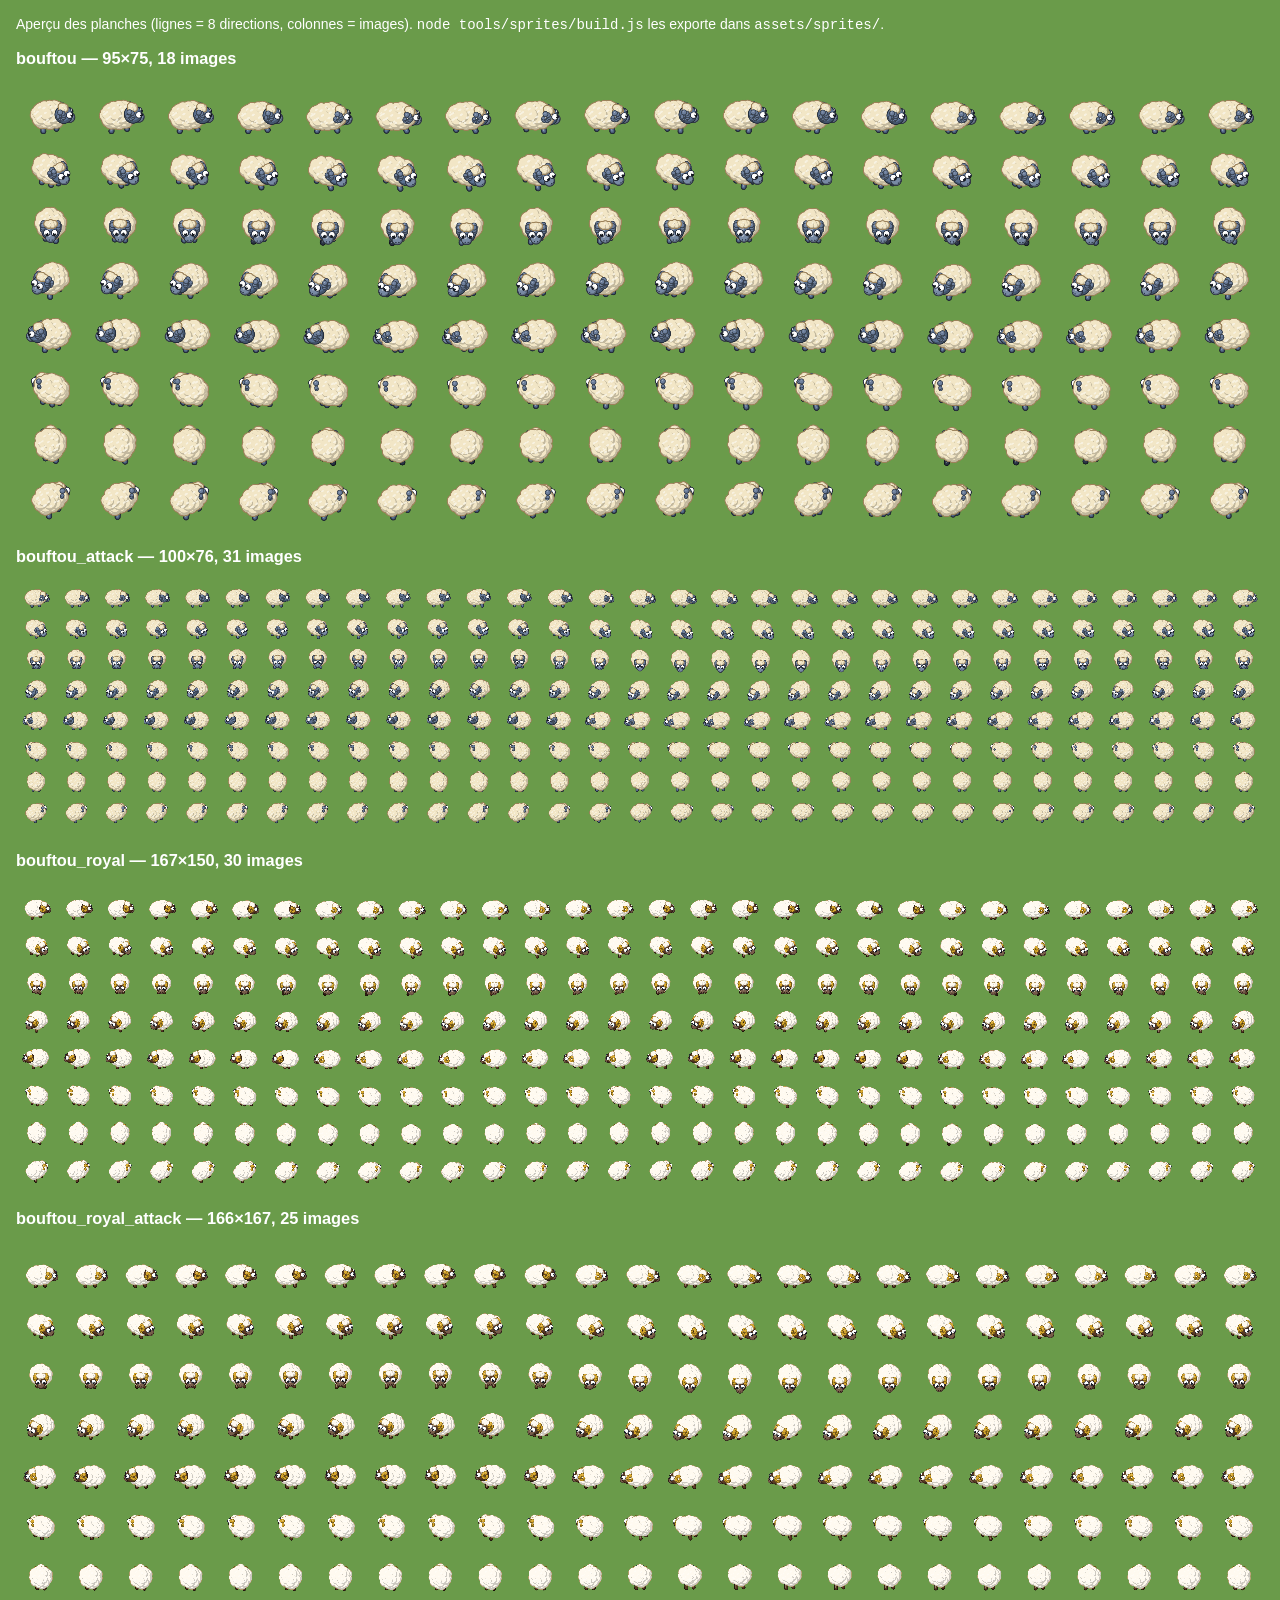
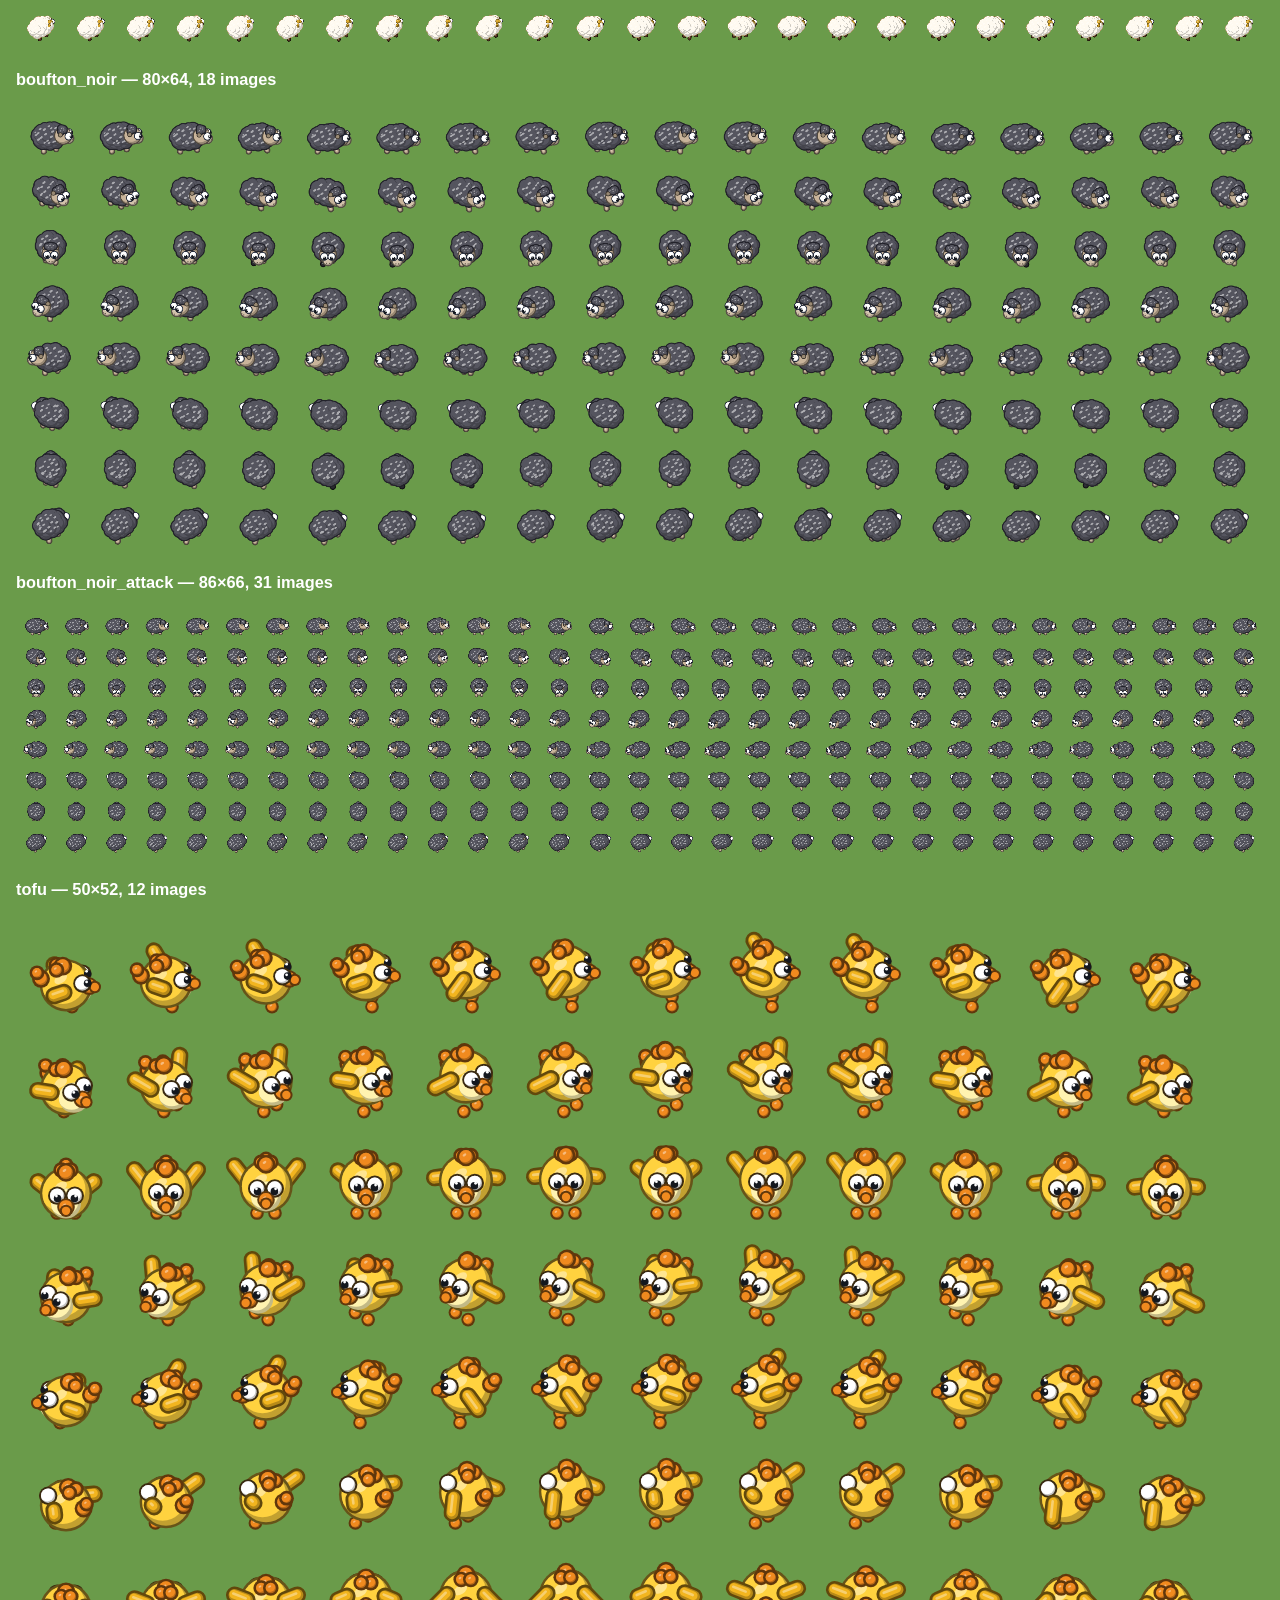
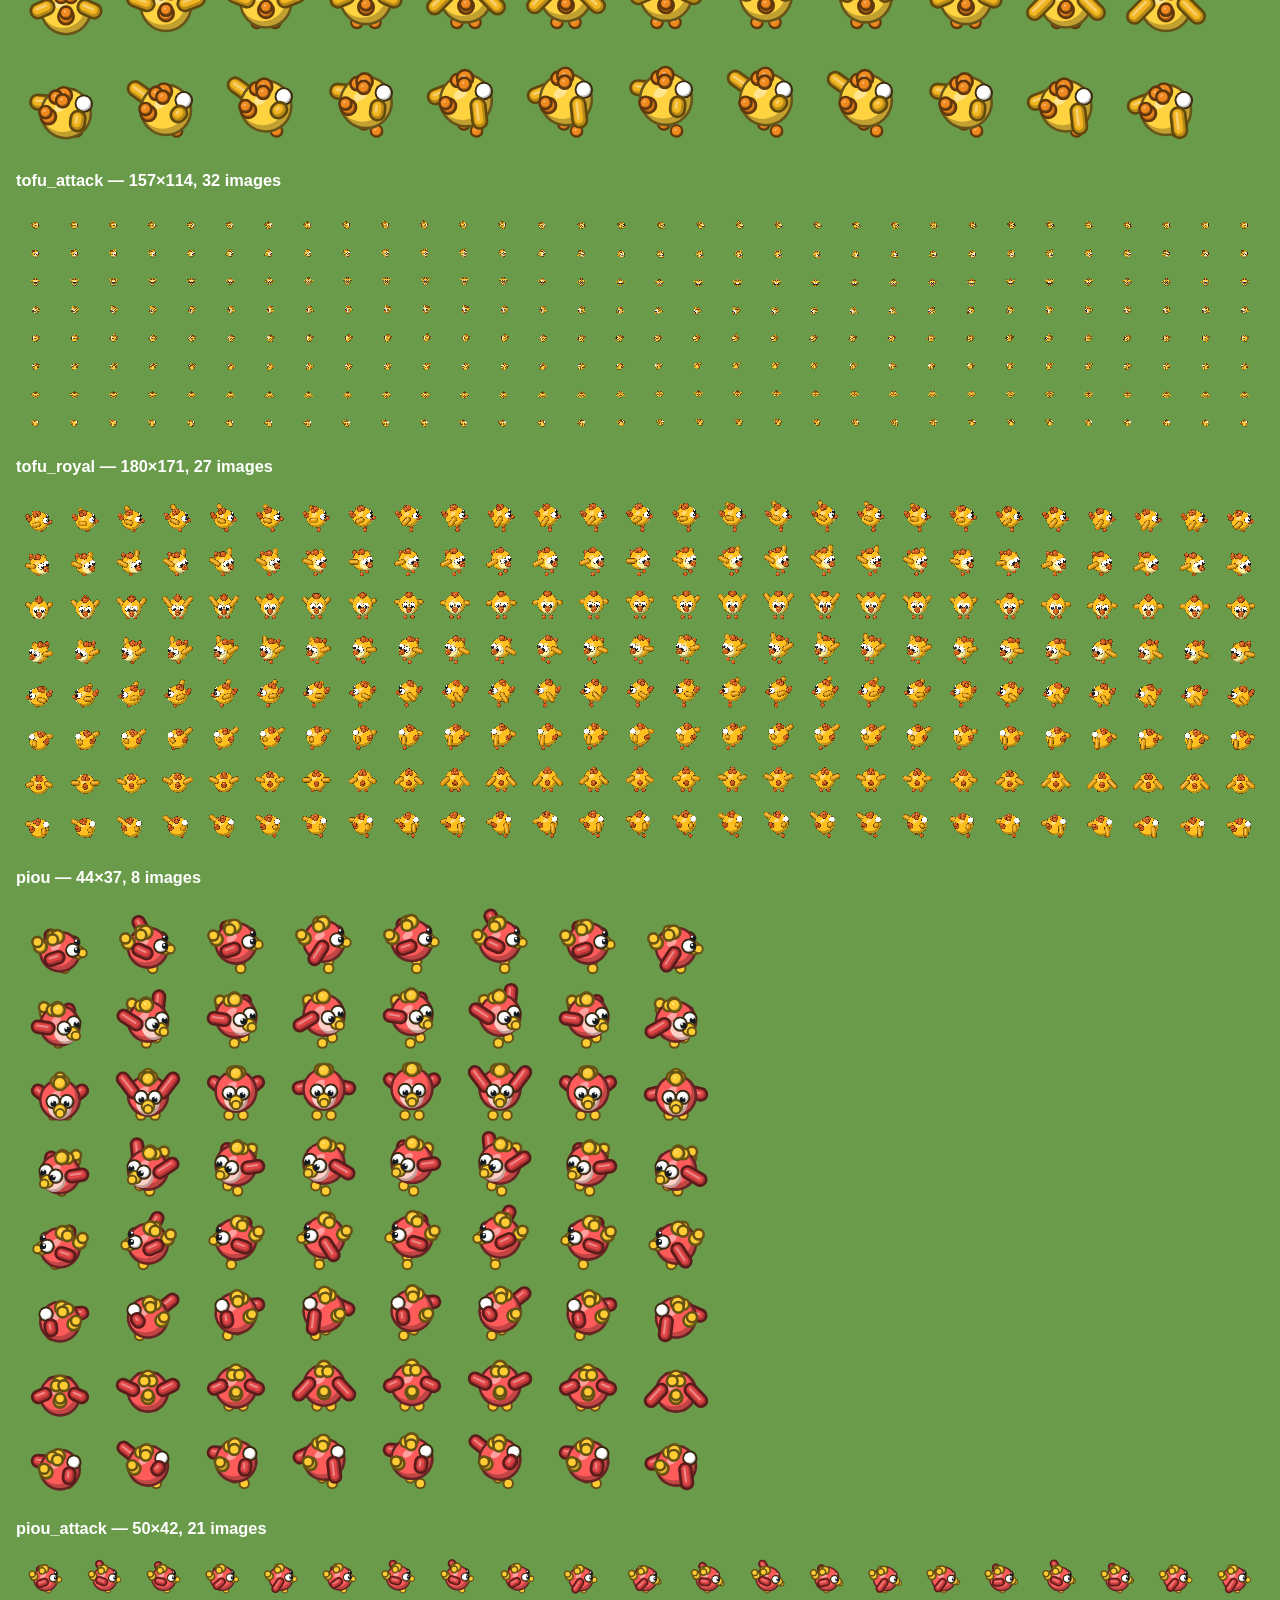
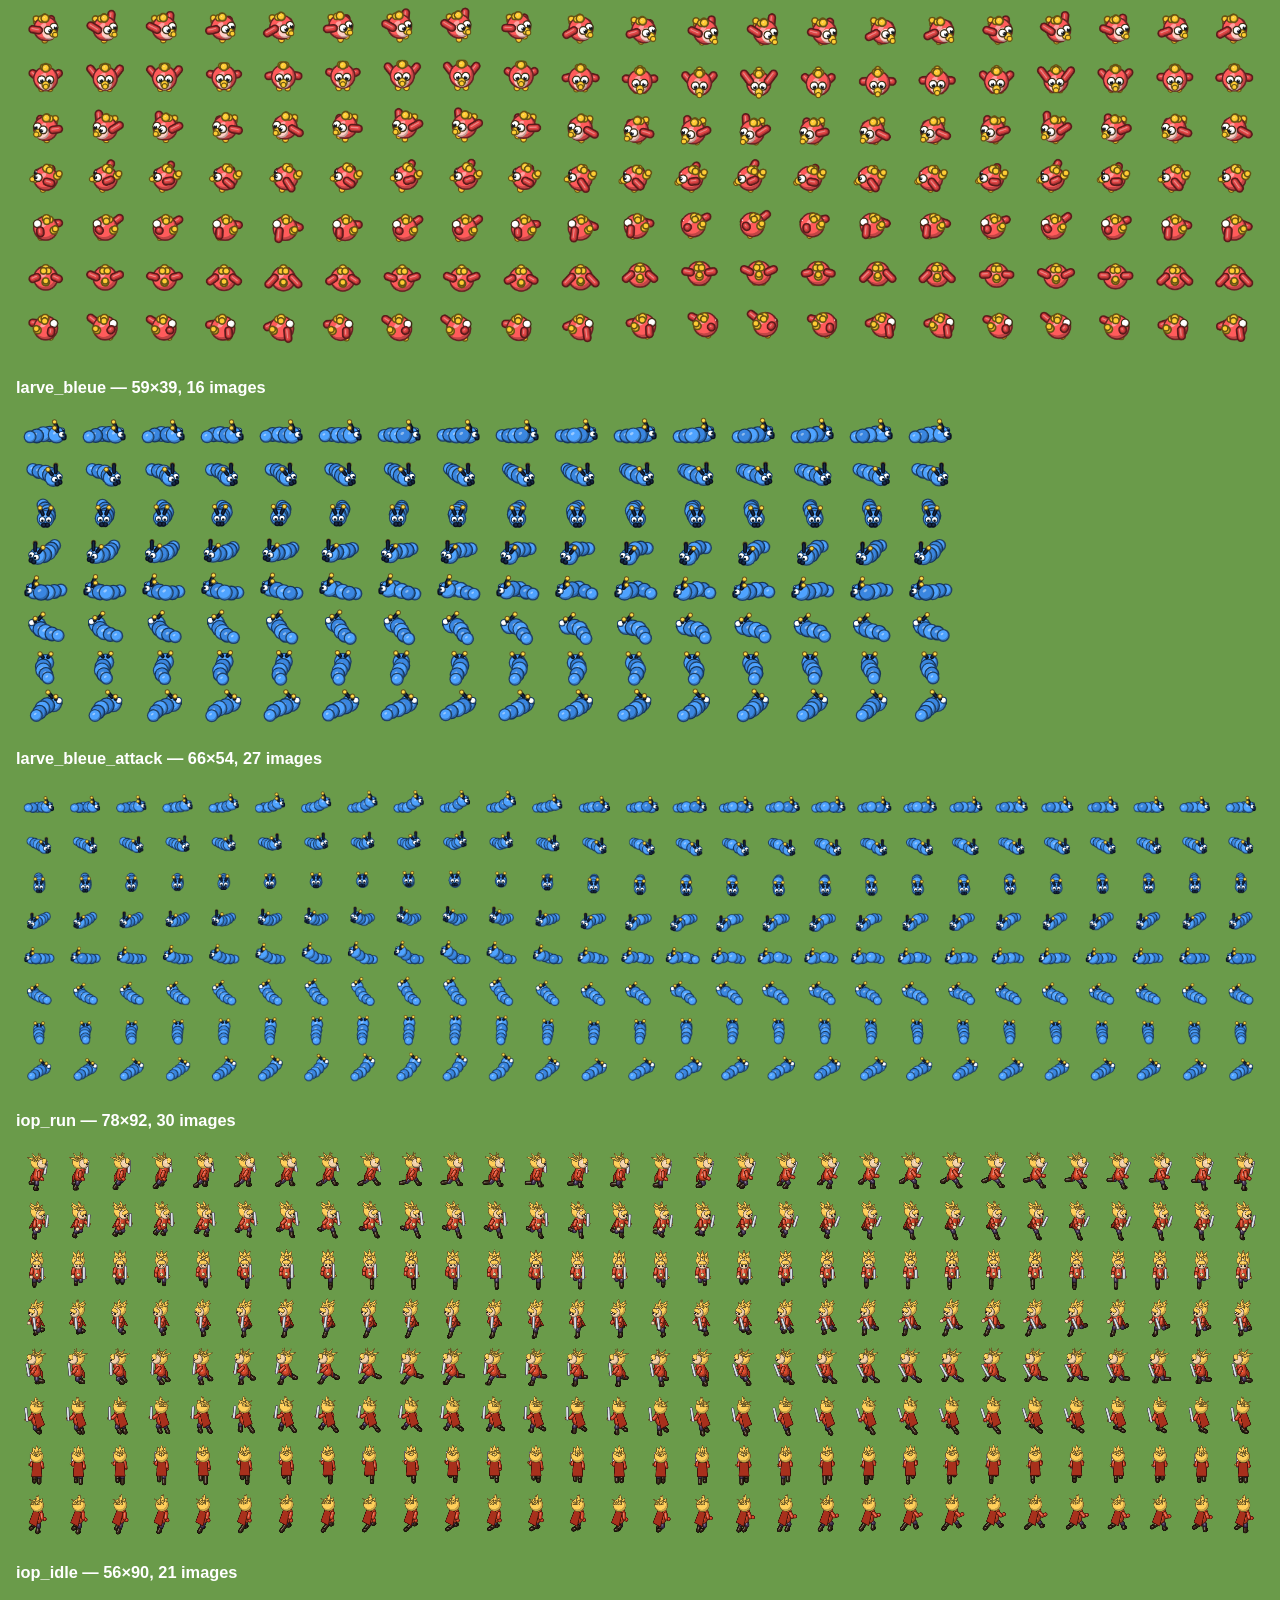
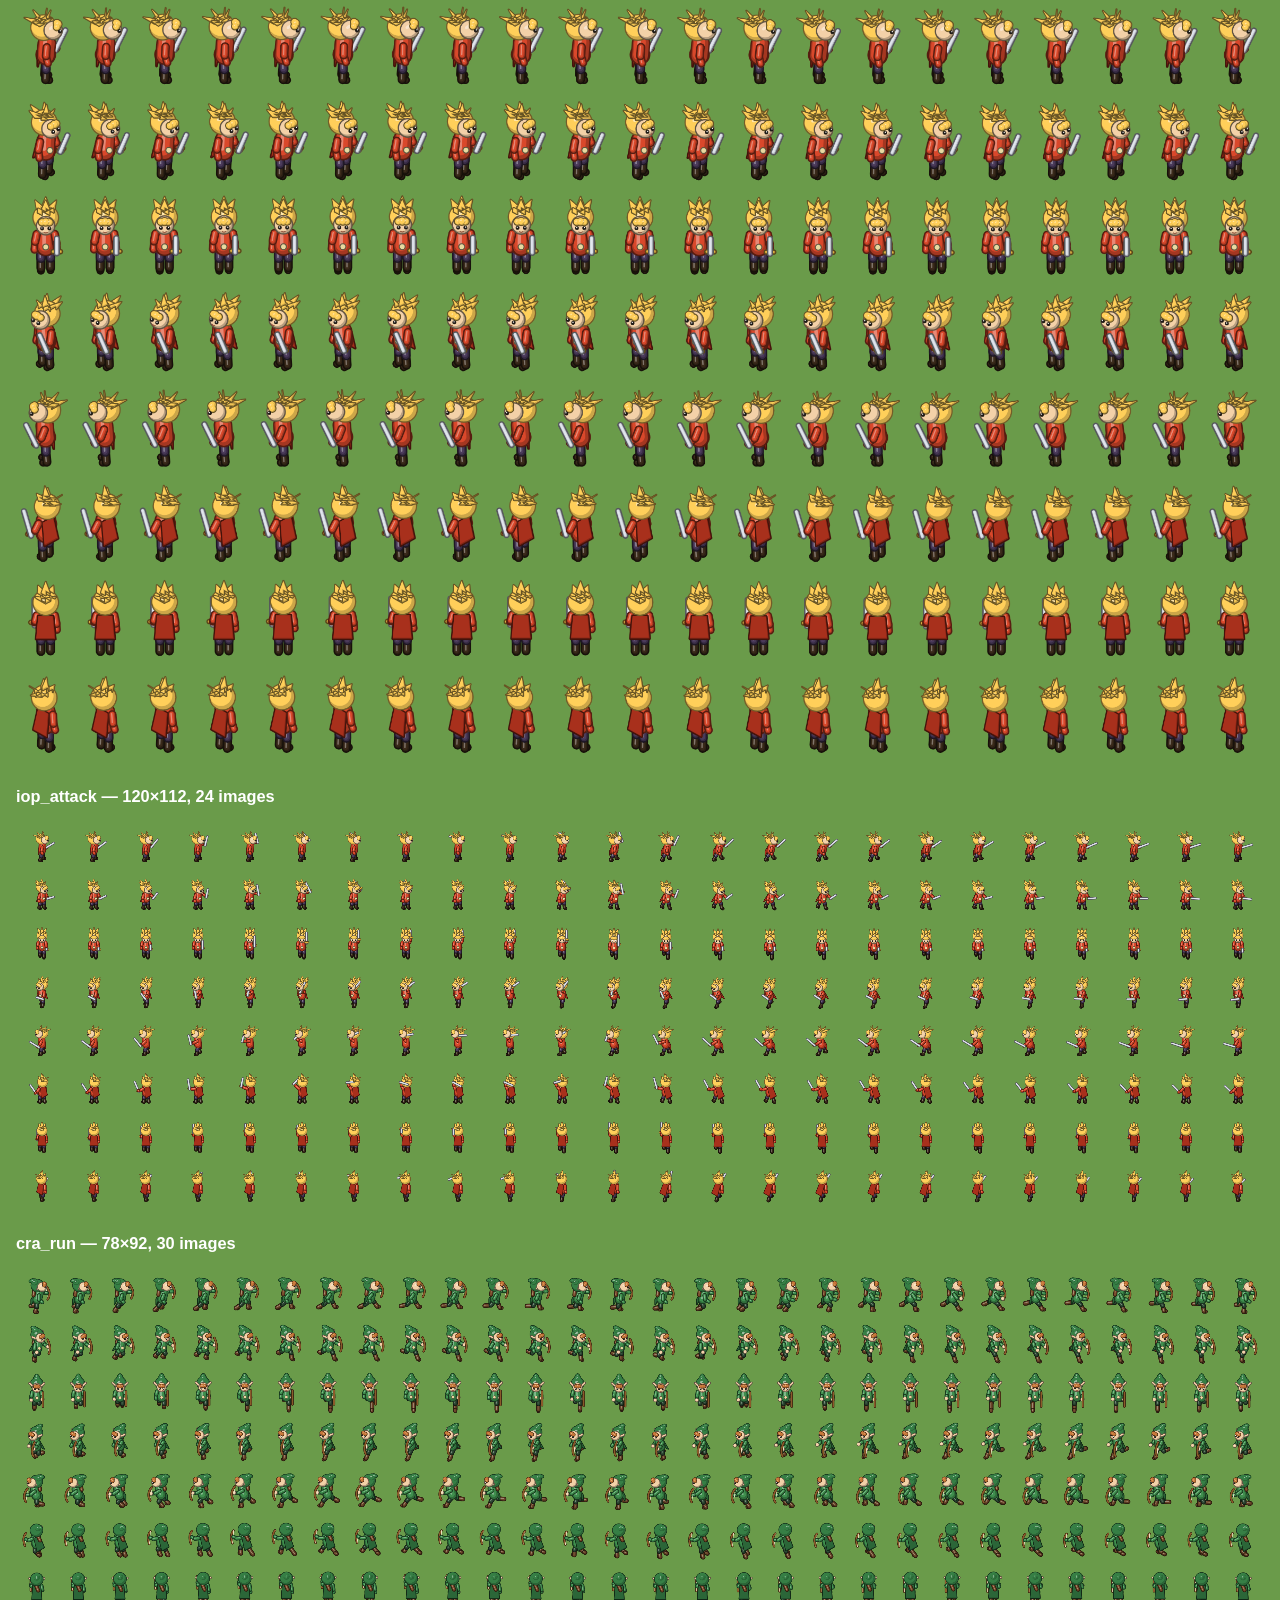
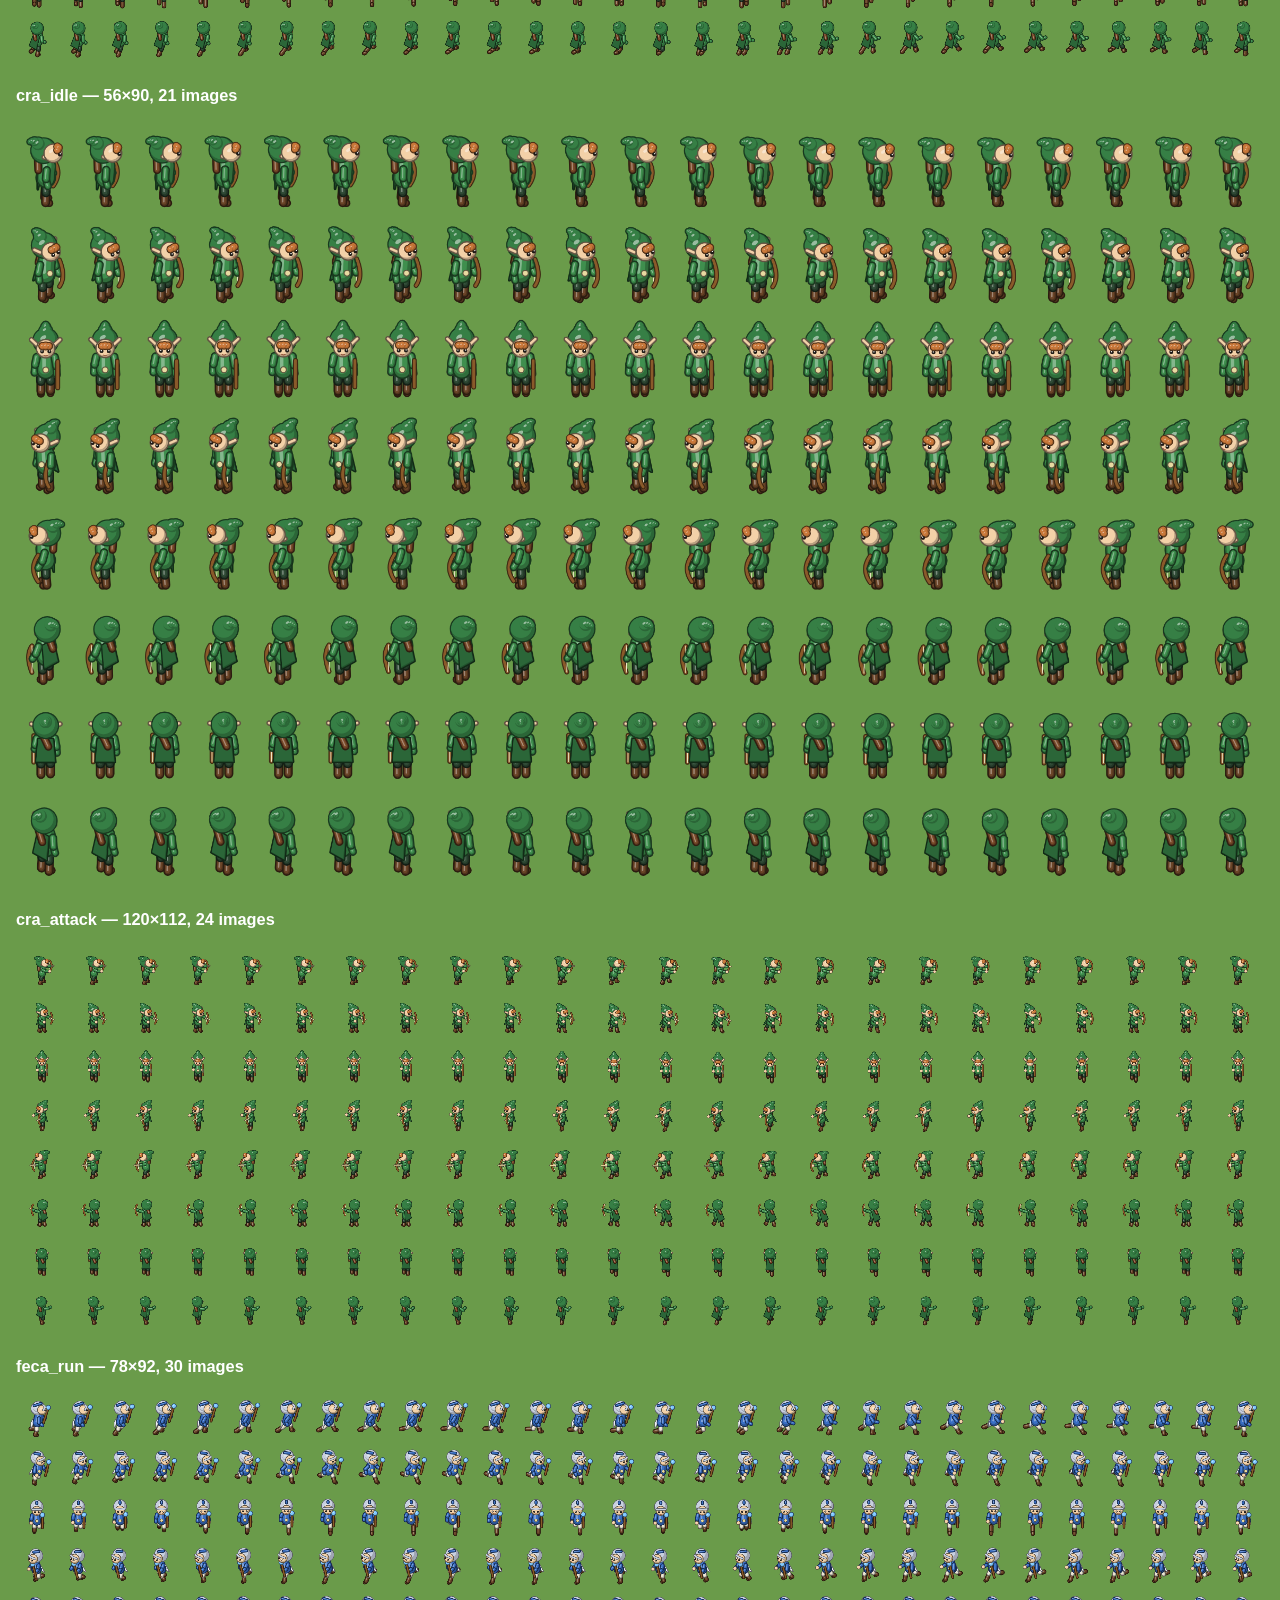
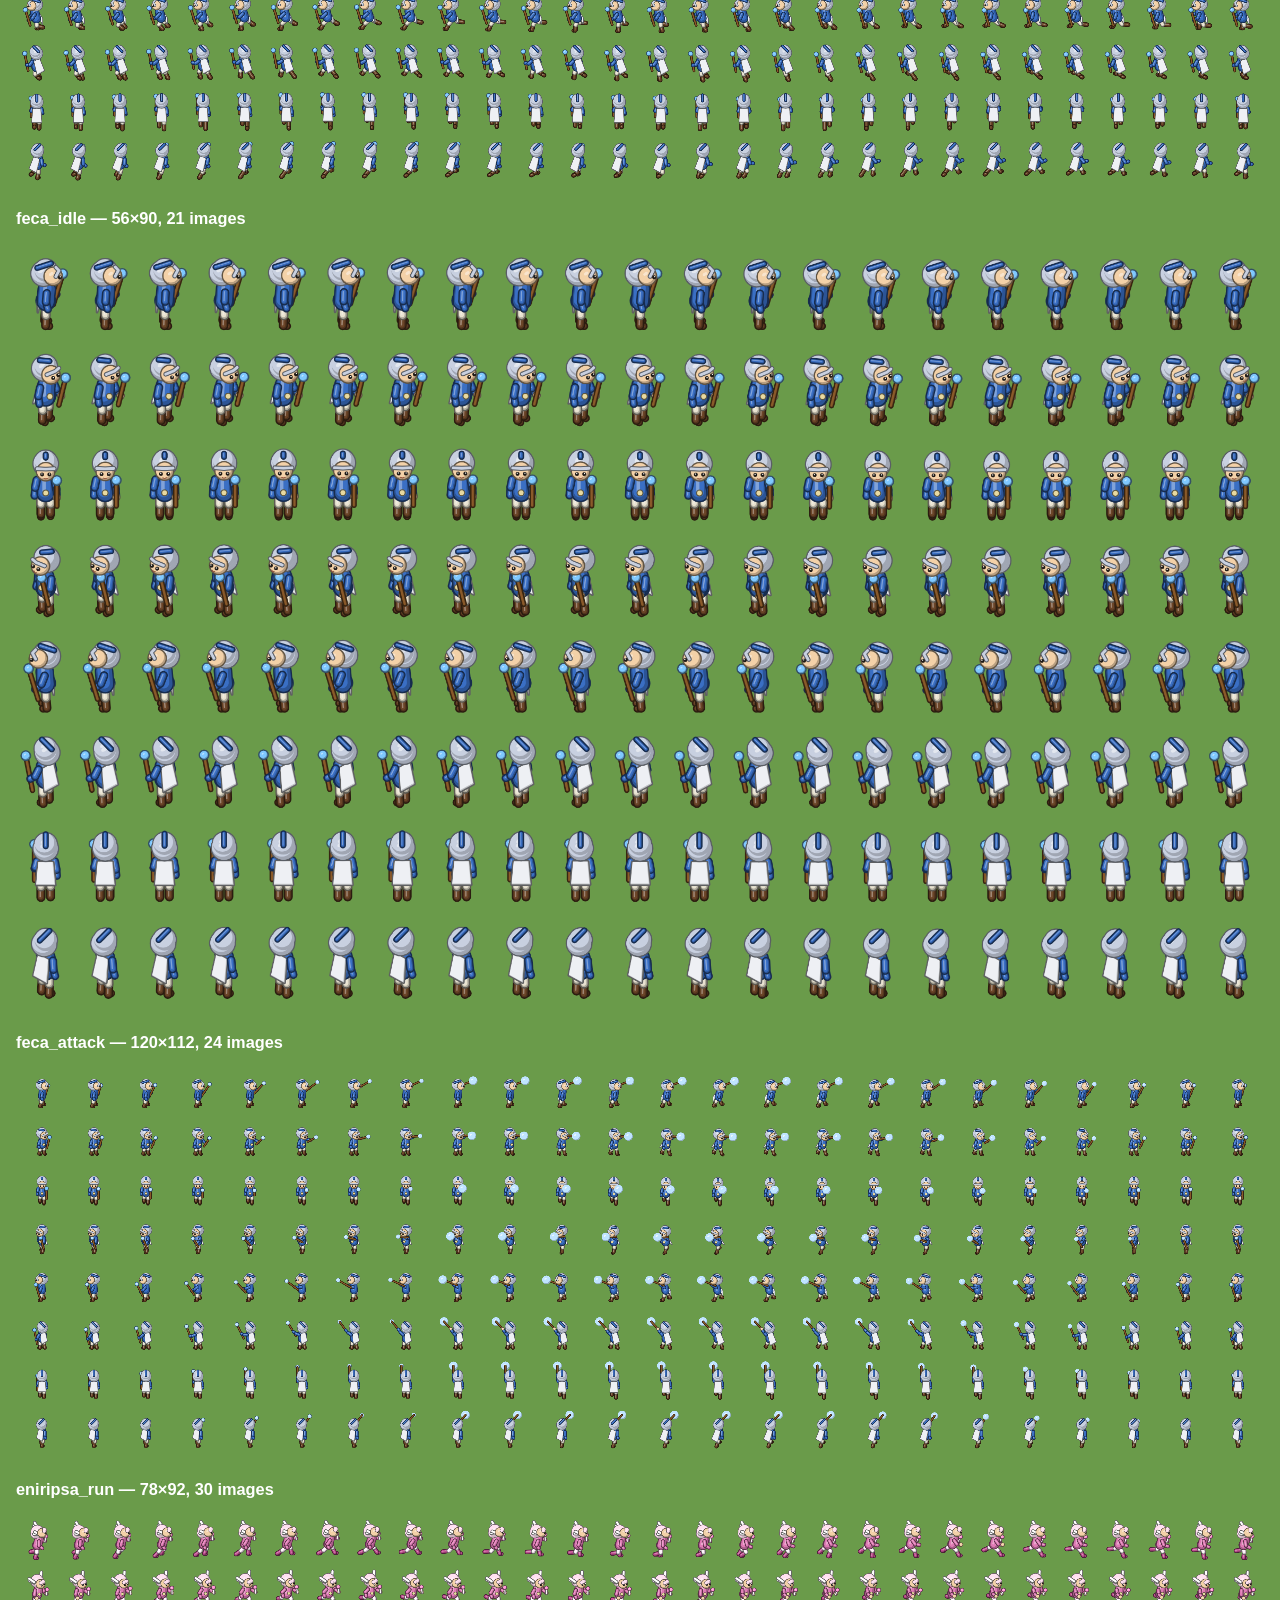
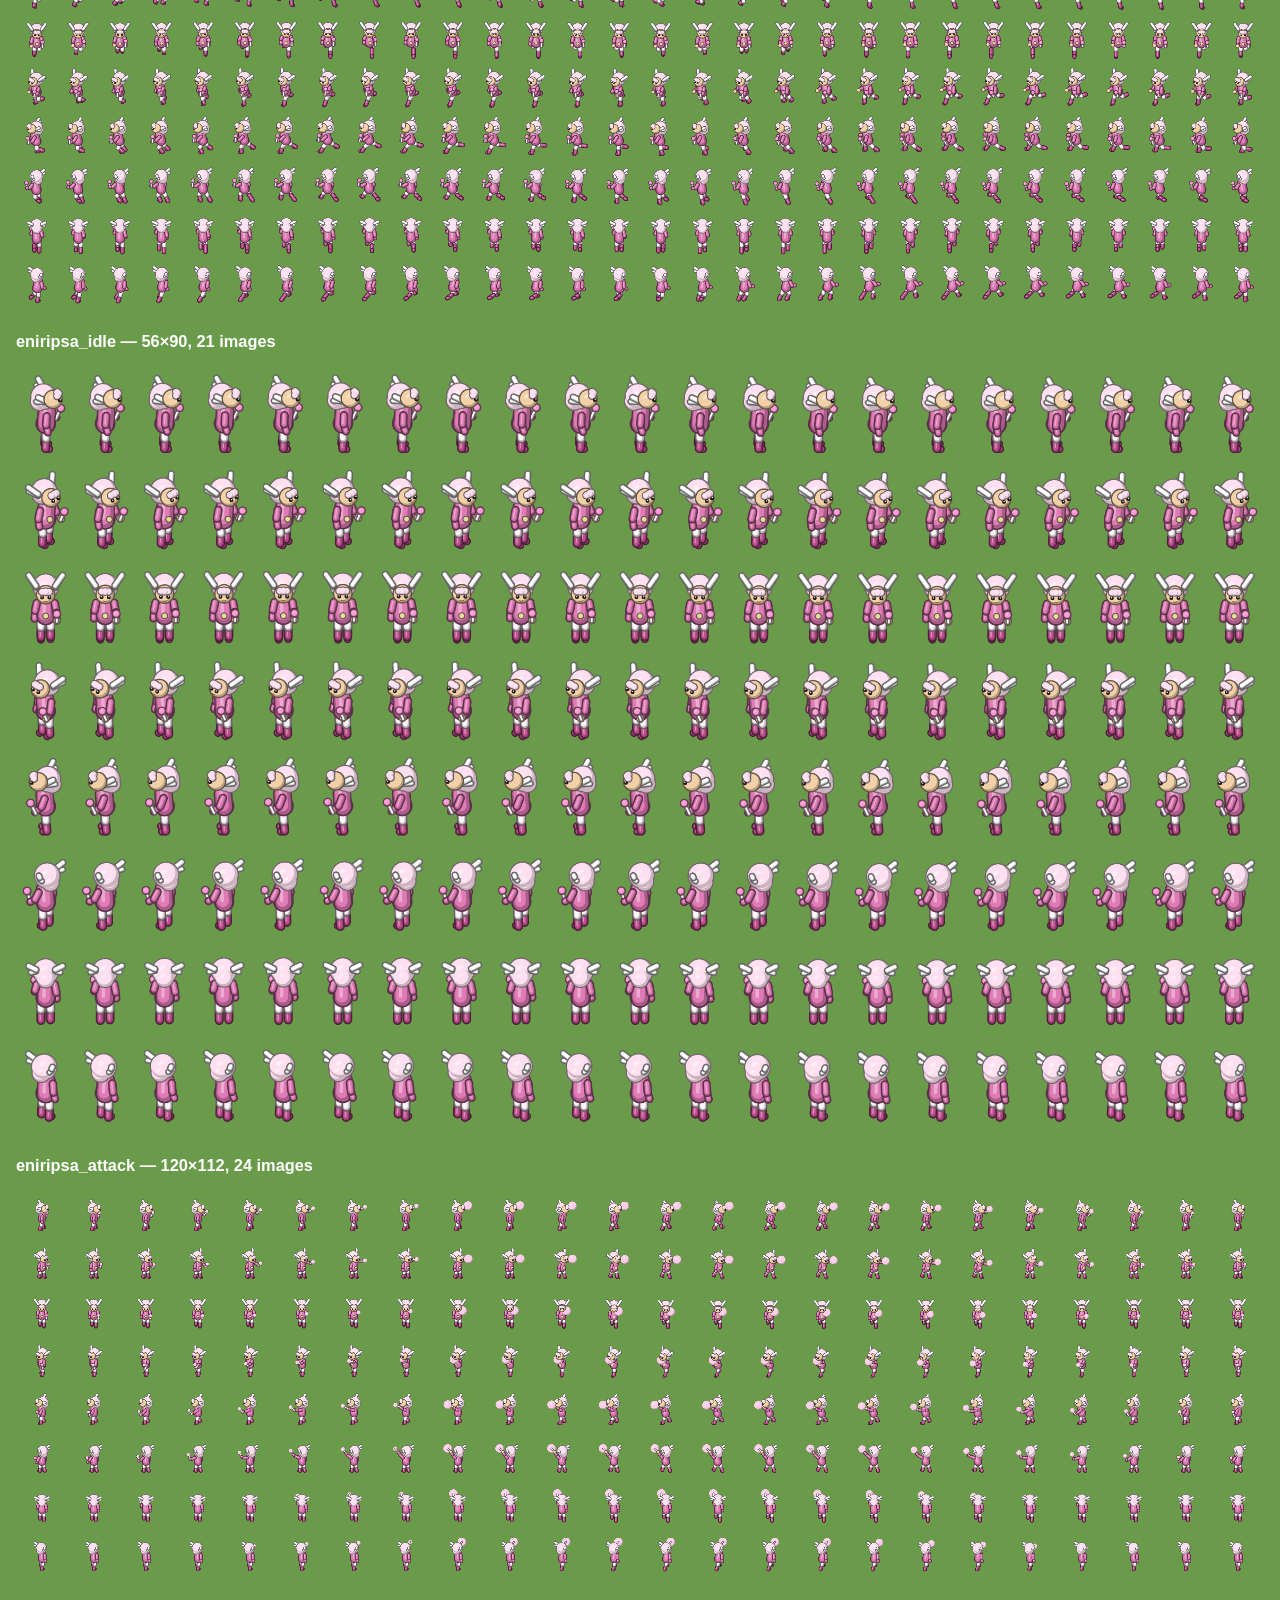
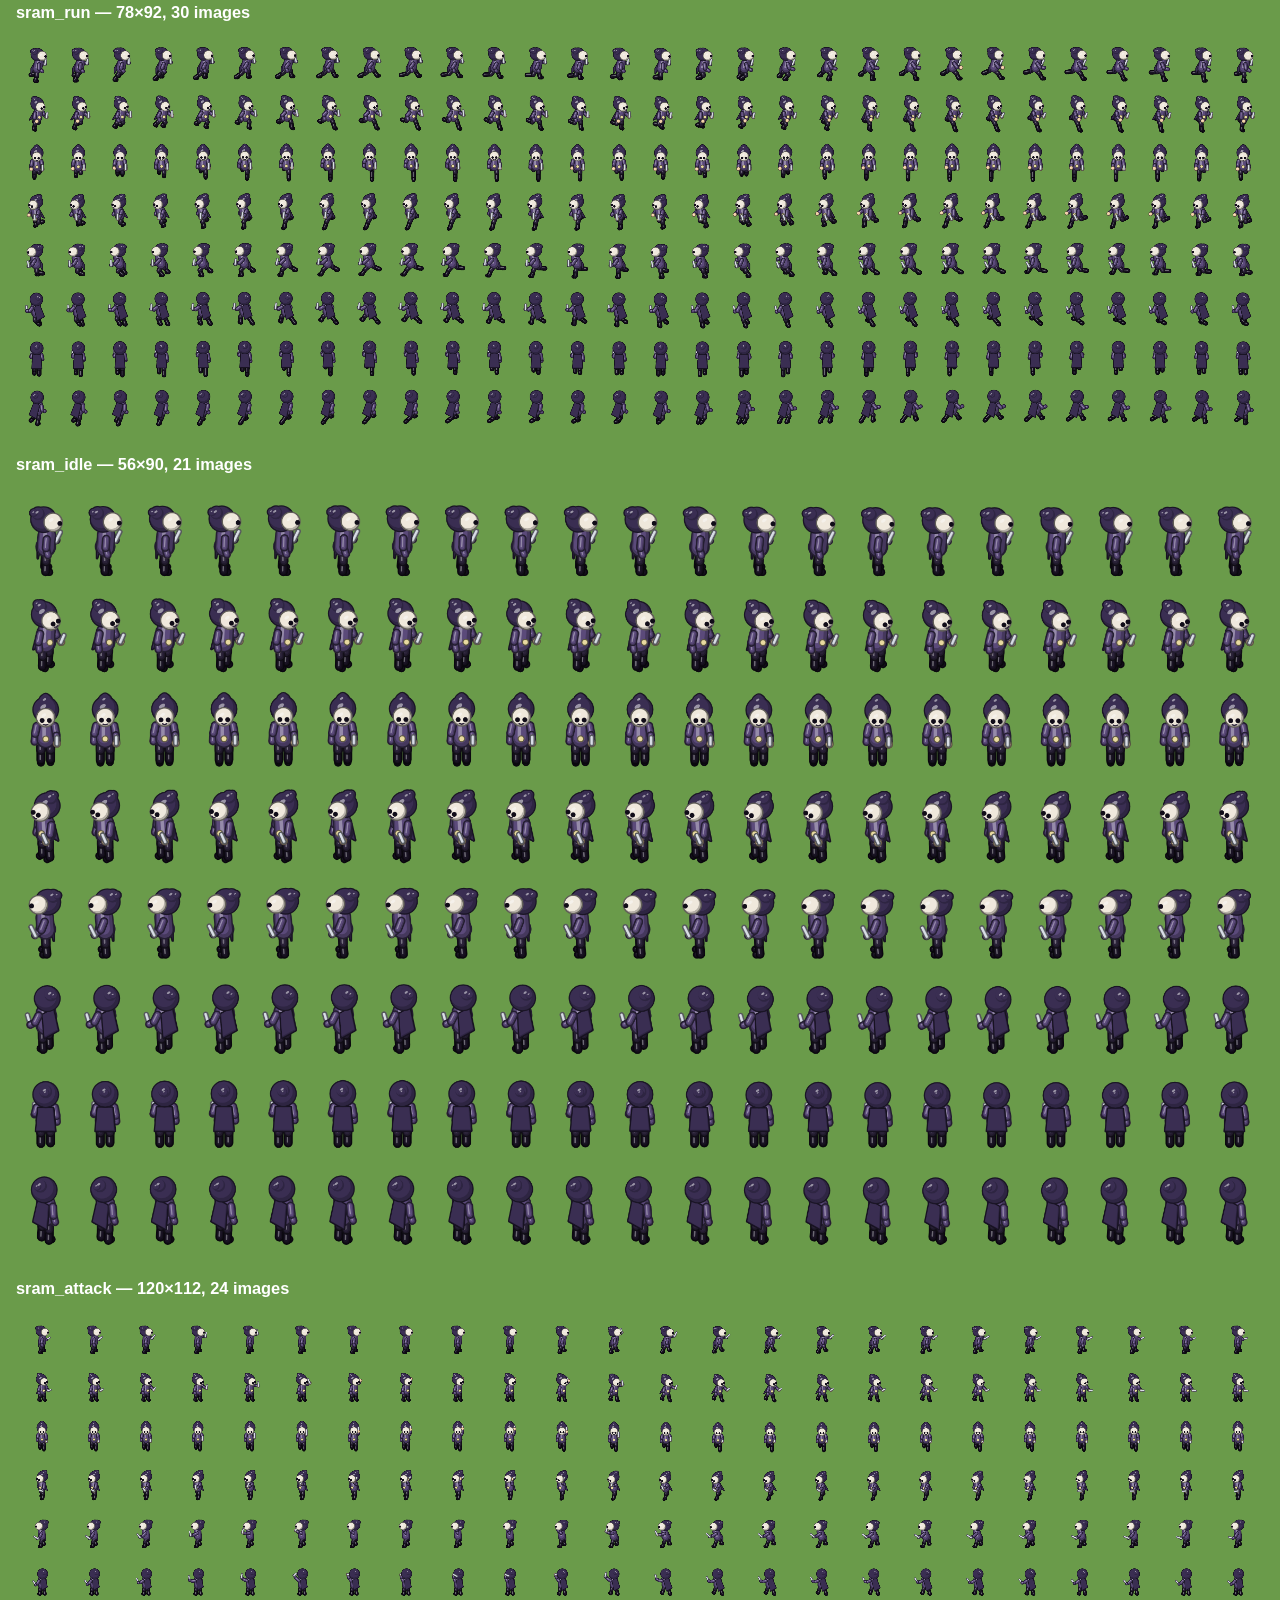
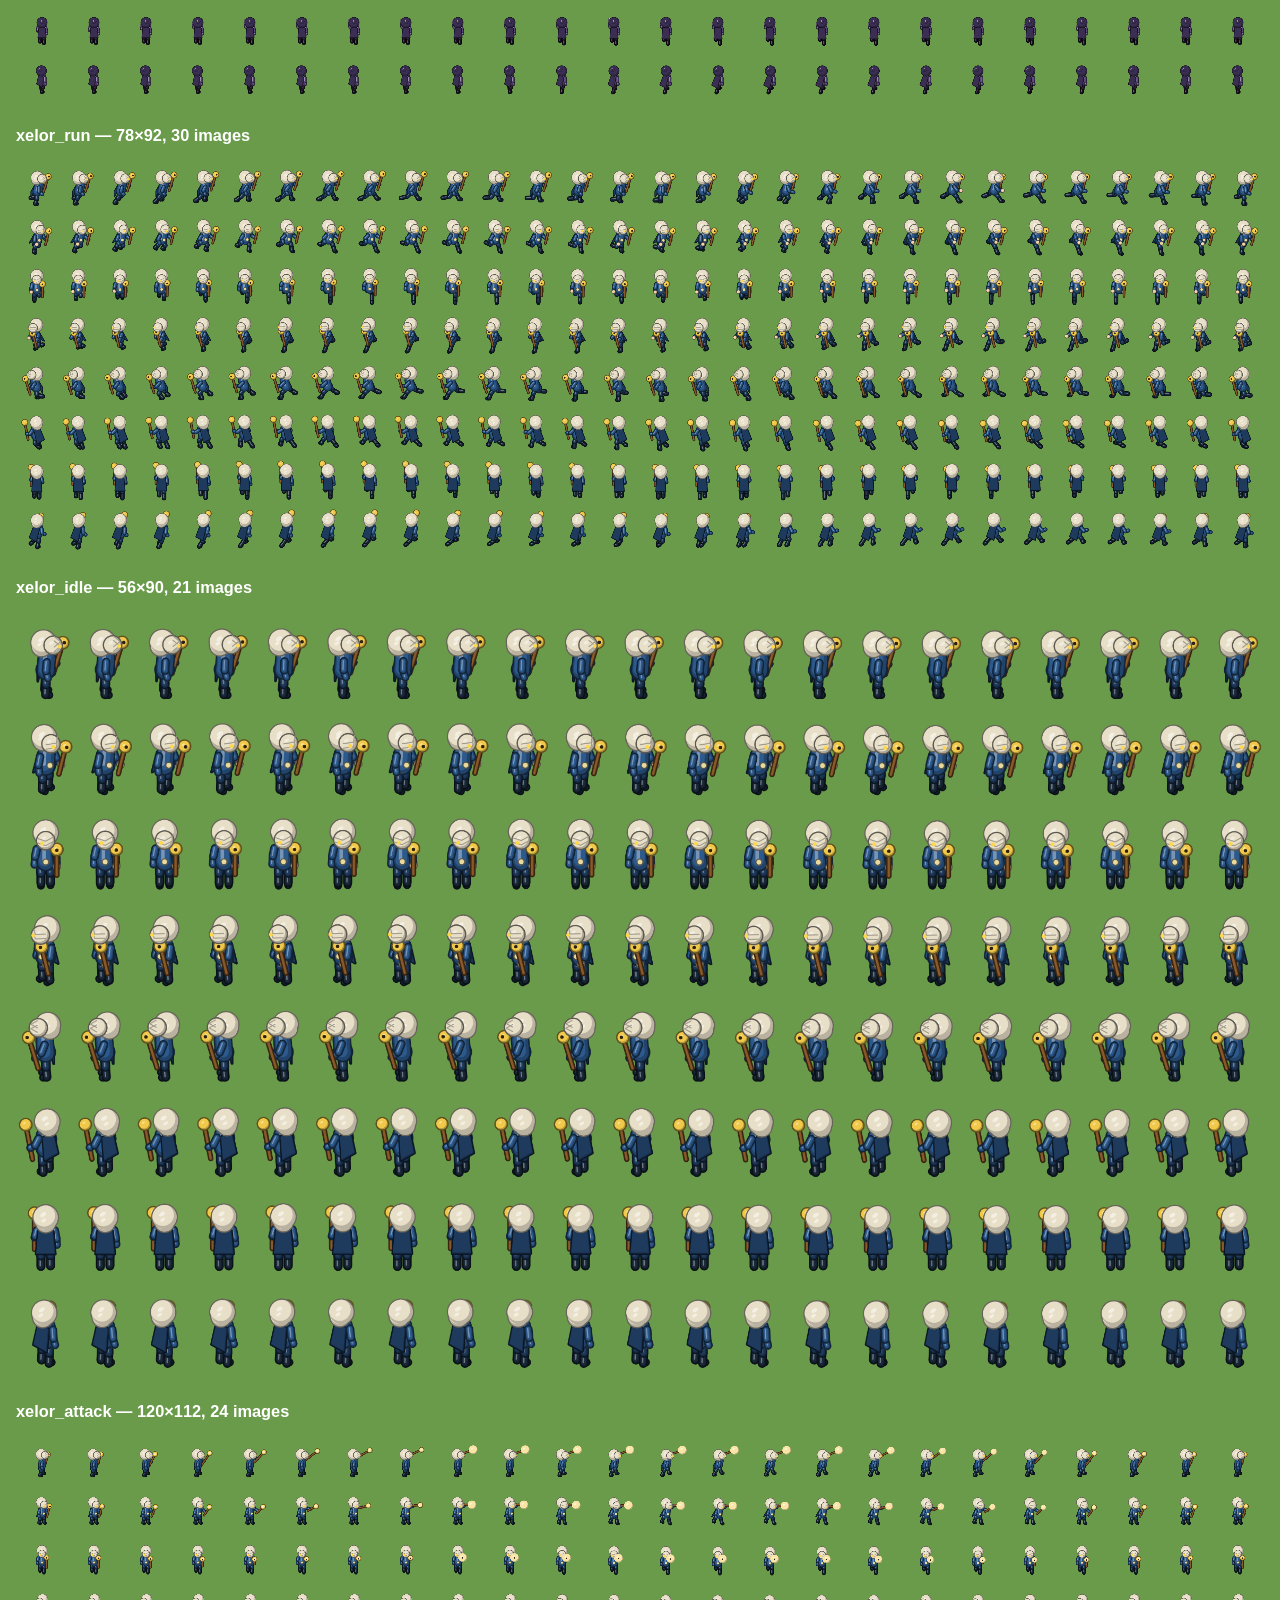
<file: tools/sprites/generate.html>
<!doctype html>
<html lang="fr">
<head>
  <meta charset="utf-8">
  <title>Générateur de sprites</title>
  <style>
    body { background: #6a9b4a; color: #fff; font: 14px sans-serif; margin: 16px; }
    canvas { display: block; margin: 8px 0 24px; image-rendering: auto; max-width: 100%; }
  </style>
</head>
<body>
  <p>Aperçu des planches (lignes = 8 directions, colonnes = images). <code>node tools/sprites/build.js</code> les exporte dans <code>assets/sprites/</code>.</p>
  <div id="out"></div>
  <script src="rig.js"></script>
  <script src="models.js"></script>
  <script>
    window.SHEETS = {};
    const preview = !location.search.includes("noview");
    for (const [name, spec] of preview ? Object.entries(MODELS) : []) {
      const cv = Rig.sheet(spec);
      SHEETS[name] = cv;
      const h = document.createElement('h3'); h.textContent = `${name} — ${spec.frameW}×${spec.frameH}, ${spec.frames} images`;
      document.getElementById('out').append(h, cv);
    }
  </script>
</body>
</html>
</file>
